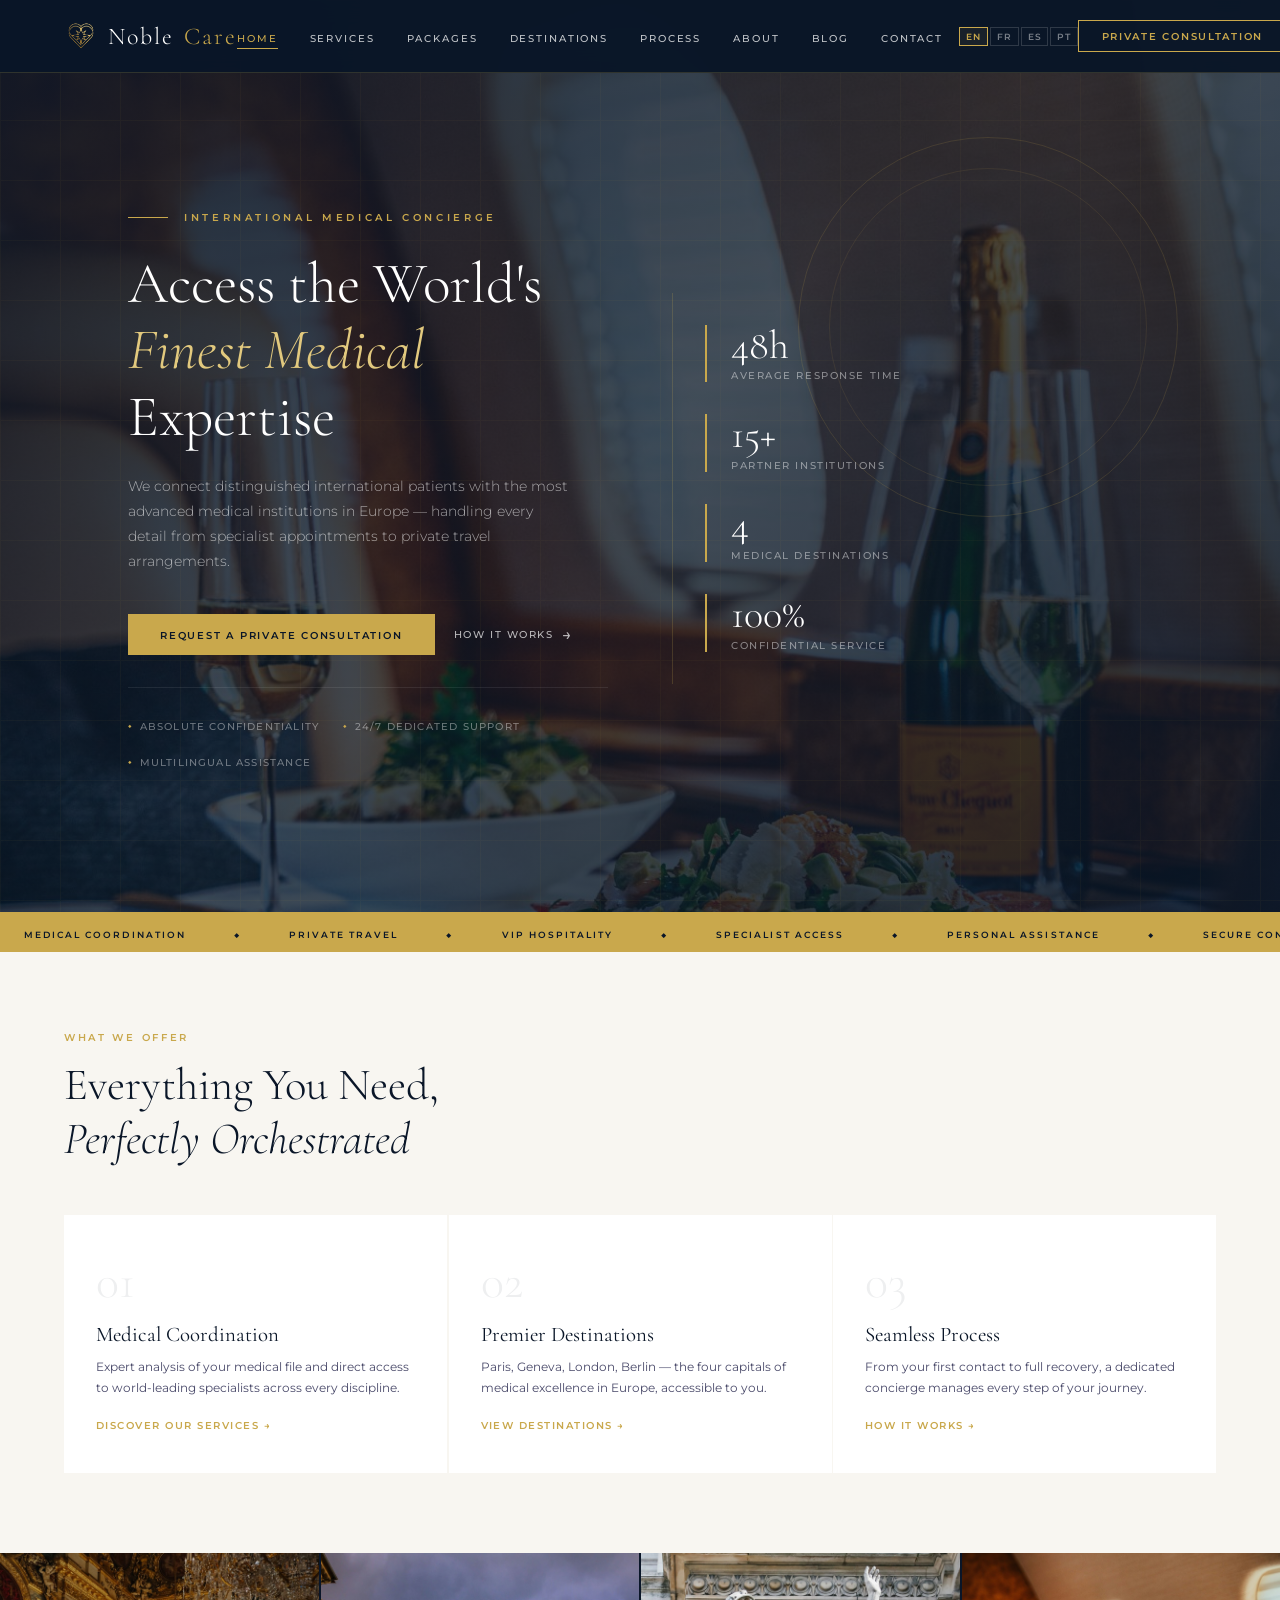
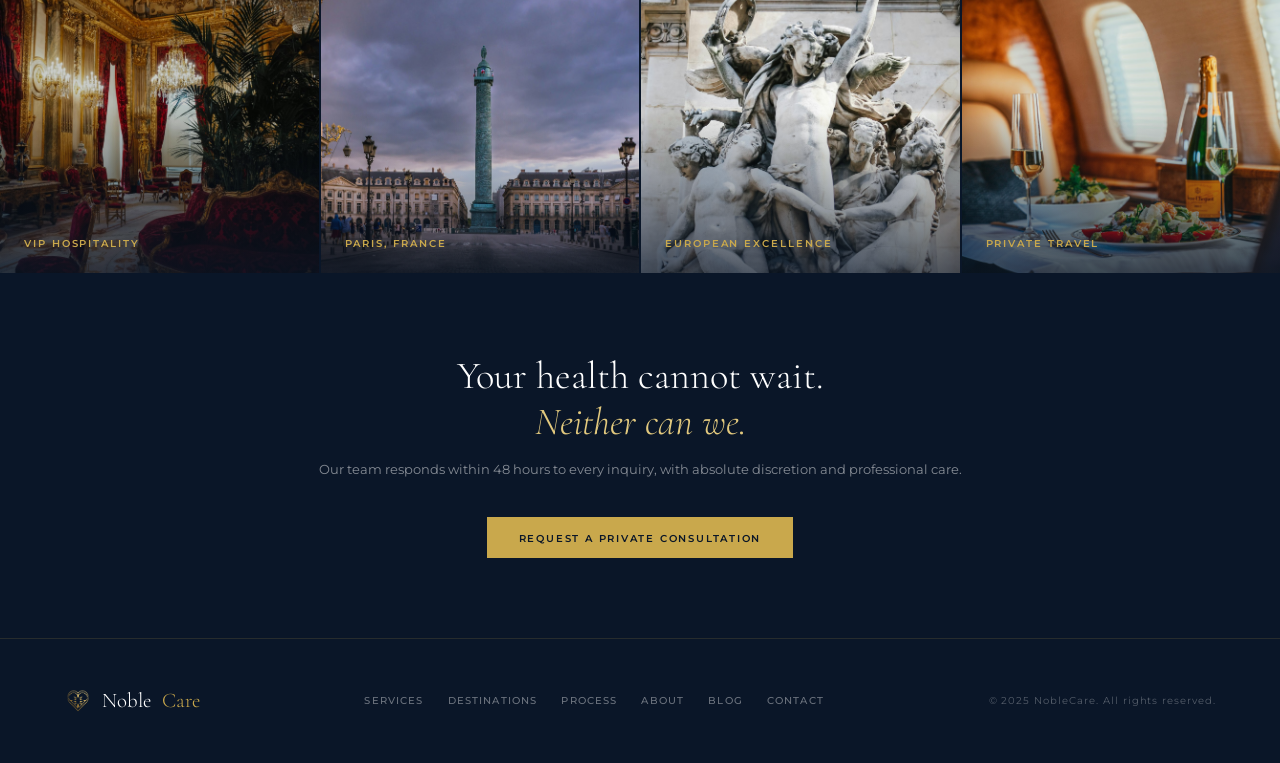
<file: index.html>
<!DOCTYPE html>
<html lang="en">
<head>
<meta charset="UTF-8">
<meta name="viewport" content="width=device-width, initial-scale=1.0">
<title>NobleCare — Elite International Medical Concierge</title>
<link rel="preconnect" href="https://fonts.googleapis.com">
<link rel="preconnect" href="https://fonts.gstatic.com" crossorigin>
<link href="https://fonts.googleapis.com/css2?family=Cormorant+Garamond:ital,wght@0,300;0,400;0,500;1,300;1,400&family=Montserrat:wght@300;400;500;600&display=swap" rel="stylesheet">
<link rel="stylesheet" href="style.css">
<style>
  /* ── HERO ── */
  .hero {
    min-height: 100vh; position: relative;
    display: flex; align-items: center;
    background: var(--navy); overflow: hidden;
  }
  .hero-bg {
    position: absolute; inset: 0;
    background-image: url('img-jet.jpg');
    background-size: cover; background-position: center;
  }
  .hero-bg::after {
    content: ''; position: absolute; inset: 0;
    background: linear-gradient(135deg, rgba(10,22,40,0.93) 0%, rgba(10,22,40,0.72) 50%, rgba(10,22,40,0.88) 100%);
  }
  .hero-grid {
    position: absolute; inset: 0; opacity: 0.04;
    background-image: linear-gradient(rgba(201,168,76,1) 1px, transparent 1px),
                      linear-gradient(90deg, rgba(201,168,76,1) 1px, transparent 1px);
    background-size: 60px 60px;
  }
  .hero-accent {
    position: absolute; top: 15%; right: 8%;
    width: 380px; height: 380px;
    border: 1px solid rgba(201,168,76,0.15); border-radius: 50%;
  }
  .hero-accent::before {
    content: ''; position: absolute; inset: 30px;
    border: 1px solid rgba(201,168,76,0.1); border-radius: 50%;
  }
  .hero-content {
    position: relative; z-index: 2;
    max-width: 1200px; margin: 0 auto; padding: 8rem 4rem 4rem;
    display: grid; grid-template-columns: 1fr 1fr; gap: 4rem; align-items: center;
  }
  .hero-text .eyebrow {
    font-size: 0.65rem; font-weight: 600; letter-spacing: 0.35em; text-transform: uppercase;
    color: var(--gold); margin-bottom: 1.5rem; display: flex; align-items: center; gap: 1rem;
  }
  .hero-text .eyebrow::before { content: ''; width: 40px; height: 1px; background: var(--gold); }
  .hero-text h1 {
    font-family: var(--serif); font-size: clamp(2.8rem, 4.5vw, 4.2rem); font-weight: 300;
    line-height: 1.15; color: var(--white); margin-bottom: 1.5rem;
  }
  .hero-text h1 em { font-style: italic; color: var(--gold-light); }
  .hero-text p { font-size: 0.85rem; font-weight: 300; line-height: 1.85; color: rgba(255,255,255,0.6); max-width: 440px; margin-bottom: 2.5rem; }
  .hero-actions { display: flex; gap: 1.2rem; align-items: center; flex-wrap: wrap; }
  .btn-ghost {
    font-size: 0.65rem; font-weight: 500; letter-spacing: 0.15em; text-transform: uppercase;
    color: rgba(255,255,255,0.7); text-decoration: none; transition: color 0.3s;
    display: flex; align-items: center; gap: 0.5rem;
  }
  .btn-ghost::after { content: '→'; font-size: 1rem; }
  .btn-ghost:hover { color: var(--gold); }
  .hero-badges { display: flex; gap: 1.5rem; margin-top: 2rem; padding-top: 2rem; border-top: 1px solid rgba(255,255,255,0.08); flex-wrap: wrap; }
  .badge { font-size: 0.62rem; font-weight: 500; letter-spacing: 0.12em; text-transform: uppercase; color: rgba(255,255,255,0.4); display: flex; align-items: center; gap: 0.4rem; }
  .badge::before { content: '◆'; font-size: 0.4rem; color: var(--gold); }
  .hero-stats { display: flex; flex-direction: column; gap: 2rem; padding: 2rem; border-left: 1px solid rgba(201,168,76,0.2); }
  .stat { padding-left: 1.5rem; border-left: 2px solid var(--gold); }
  .stat-num { font-family: var(--serif); font-size: 2.5rem; font-weight: 300; color: var(--white); line-height: 1; }
  .stat-label { font-size: 0.65rem; font-weight: 500; letter-spacing: 0.15em; text-transform: uppercase; color: rgba(255,255,255,0.45); margin-top: 0.3rem; }

  /* ── OVERVIEW CARDS ── */
  .overview { background: var(--off-white); }
  .overview-grid { display: grid; grid-template-columns: repeat(3, 1fr); gap: 1.5px; margin-top: 3rem; }
  .ov-card {
    background: var(--white); padding: 2.5rem 2rem;
    border-top: 3px solid transparent; transition: border-color 0.3s, transform 0.3s;
    text-decoration: none; display: block; color: inherit;
  }
  .ov-card:hover { border-top-color: var(--gold); transform: translateY(-4px); }
  .ov-num { font-family: var(--serif); font-size: 3rem; font-weight: 300; color: rgba(10,22,40,0.07); line-height: 1; margin-bottom: 1rem; }
  .ov-title { font-family: var(--serif); font-size: 1.3rem; color: var(--navy); margin-bottom: 0.6rem; }
  .ov-text { font-size: 0.75rem; color: var(--text-mid); line-height: 1.75; margin-bottom: 1rem; }
  .ov-link { font-size: 0.62rem; font-weight: 600; letter-spacing: 0.15em; text-transform: uppercase; color: var(--gold); }

  /* ── CTA BANNER ── */
  .cta-banner { background: var(--navy); padding: 5rem 4rem; text-align: center; }
  .cta-banner h2 { font-family: var(--serif); font-size: clamp(2rem, 3vw, 2.8rem); font-weight: 300; color: var(--white); margin-bottom: 1rem; }
  .cta-banner h2 em { font-style: italic; color: var(--gold-light); }
  .cta-banner p { font-size: 0.82rem; color: rgba(255,255,255,0.5); margin-bottom: 2.5rem; }


  @media (max-width: 1024px) {
    .hero-content { grid-template-columns: 1fr; padding: 7rem 2rem 3rem; gap: 2rem; }
    .hero-stats { flex-direction: row; flex-wrap: wrap; border-left: none; border-top: 1px solid rgba(201,168,76,0.2); padding: 2rem 0 0; margin-top: 1rem; gap: 1rem; }
    .stat { flex: 1; min-width: 120px; }
    .overview-grid { grid-template-columns: 1fr; }
  }
  @media (max-width: 640px) {
    .hero-text h1 { font-size: clamp(2.2rem, 8vw, 3rem); }
    .hero-text p { font-size: 0.8rem; }
    .hero-stats { gap: 0.75rem; }
    .stat-num { font-size: 2rem; }
    .hero-badges { gap: 0.75rem; }
    .badge { font-size: 0.58rem; }
    .hero-actions { flex-direction: column; align-items: stretch; }
    .btn-ghost { justify-content: center; }
    /* Image gallery mobile */
    .img-gallery { grid-template-columns: 1fr 1fr !important; }
    .img-gallery > div { height: 180px !important; }
    .cta-banner { padding: 3rem 1.2rem; }
  }

</style>
</head>
<body>

<nav>
  <a href="index.html" class="nav-logo"><img src="logo.png" alt="NobleCare">Noble<span>Care</span></a>
  <ul class="nav-links">
    <li><a href="index.html" class="active"><span data-i18n="nav_home">Home</span></a></li>
    <li><a href="services.html"><span data-i18n="nav_services">Services</span></a></li>
    <li><a href="pricing.html"><span data-i18n="nav_pricing">Packages</span></a></li>
    <li><a href="destinations.html"><span data-i18n="nav_destinations">Destinations</span></a></li>
    <li><a href="process.html"><span data-i18n="nav_process">Process</span></a></li>
    <li><a href="about.html"><span data-i18n="nav_about">About</span></a></li>
    <li><a href="blog.html"><span data-i18n="nav_blog">Blog</span></a></li>
    <li><a href="contact.html"><span data-i18n="nav_contact">Contact</span></a></li>
  </ul>
  <div class="lang-selector">
    <button class="lang-btn" data-lang="en" onclick="applyLang('en')">EN</button>
    <button class="lang-btn" data-lang="fr" onclick="applyLang('fr')">FR</button>
    <button class="lang-btn" data-lang="es" onclick="applyLang('es')">ES</button>
    <button class="lang-btn" data-lang="pt" onclick="applyLang('pt')">PT</button>
  </div>
  <a href="contact.html" class="nav-cta"><span data-i18n="nav_cta">Private Consultation</span></a>
  <button class="menu-toggle" id="menuToggle" aria-label="Menu"><span></span><span></span><span></span></button>
</nav>

<!-- MOBILE NAV -->
<div class="mobile-nav" id="mobileNav">
  <a href="index.html" class="active"><span data-i18n="nav_home">Home</span></a>
  <a href="services.html" ><span data-i18n="nav_services">Services</span></a>
  <a href="pricing.html"><span data-i18n="nav_pricing">Packages</span></a>
  <a href="destinations.html" ><span data-i18n="nav_destinations">Destinations</span></a>
  <a href="process.html" ><span data-i18n="nav_process">Process</span></a>
  <a href="about.html" ><span data-i18n="nav_about">About</span></a>
  <a href="blog.html" ><span data-i18n="nav_blog">Blog</span></a>
  <a href="contact.html" ><span data-i18n="nav_contact">Contact</span></a>
  <a href="contact.html" class="mobile-cta"><span data-i18n="nav_cta">Private Consultation</span></a>
</div>

<!-- HERO -->
<section class="hero">
  <div class="hero-bg"></div>
  <div class="hero-grid"></div>
  <div class="hero-accent"></div>
  <div class="hero-content">
    <div class="hero-text">
      <p class="eyebrow" data-i18n="hero_eyebrow">International Medical Concierge</p>
      <h1><span data-i18n="hero_h1_1">Access the World's</span><br><em data-i18n="hero_h1_2">Finest Medical</em><br><span data-i18n="hero_h1_3">Expertise</span></h1>
      <p data-i18n="hero_p">We connect distinguished international patients with the most advanced medical institutions in Europe — handling every detail from specialist appointments to private travel arrangements.</p>
      <div class="hero-actions">
        <a href="contact.html" class="btn-primary"><span data-i18n="hero_btn">Request a Private Consultation</span></a>
        <a href="process.html" class="btn-ghost"><span data-i18n="hero_btn2">How it works</span></a>
      </div>
      <div class="hero-badges">
        <span class="badge" data-i18n="badge1">Absolute Confidentiality</span>
        <span class="badge" data-i18n="badge2">24/7 Dedicated Support</span>
        <span class="badge" data-i18n="badge3">Multilingual Assistance</span>
      </div>
    </div>
    <div class="hero-stats">
      <div class="stat"><div class="stat-num">48h</div><div class="stat-label" data-i18n="stat1_label">Average response time</div></div>
      <div class="stat"><div class="stat-num">15+</div><div class="stat-label" data-i18n="stat2_label">Partner institutions</div></div>
      <div class="stat"><div class="stat-num">4</div><div class="stat-label" data-i18n="stat3_label">Medical destinations</div></div>
      <div class="stat"><div class="stat-num">100%</div><div class="stat-label" data-i18n="stat4_label">Confidential service</div></div>
    </div>
  </div>
</section>

<!-- MARQUEE -->
<div class="marquee-bar">
  <div class="marquee-track">
    <span>Medical Coordination</span><span>◆</span><span>Private Travel</span><span>◆</span><span>VIP Hospitality</span><span>◆</span><span>Specialist Access</span><span>◆</span><span>Personal Assistance</span><span>◆</span><span>Secure Confidentiality</span><span>◆</span><span>24h Concierge</span><span>◆</span>
    <span>Medical Coordination</span><span>◆</span><span>Private Travel</span><span>◆</span><span>VIP Hospitality</span><span>◆</span><span>Specialist Access</span><span>◆</span><span>Personal Assistance</span><span>◆</span><span>Secure Confidentiality</span><span>◆</span><span>24h Concierge</span><span>◆</span>
  </div>
</div>

<!-- OVERVIEW -->
<section class="overview">
  <div class="container">
    <p class="section-tag" data-i18n="overview_tag">What We Offer</p>
    <h2 class="section-title"><span data-i18n="overview_h2_1">Everything You Need,</span><br><em data-i18n="overview_h2_2">Perfectly Orchestrated</em></h2>
    <div class="overview-grid">
      <a href="services.html" class="ov-card fade-up">
        <div class="ov-num">01</div>
        <div class="ov-title" data-i18n="ov1_title">Medical Coordination</div>
        <p class="ov-text" data-i18n="ov1_text">Expert analysis of your medical file and direct access to world-leading specialists across every discipline.</p>
        <span class="ov-link" data-i18n="ov1_link">Discover our services →</span>
      </a>
      <a href="destinations.html" class="ov-card fade-up">
        <div class="ov-num">02</div>
        <div class="ov-title" data-i18n="ov2_title">Premier Destinations</div>
        <p class="ov-text" data-i18n="ov2_text">Paris, Geneva, London, Berlin — the four capitals of medical excellence in Europe, accessible to you.</p>
        <span class="ov-link" data-i18n="ov2_link">View destinations →</span>
      </a>
      <a href="process.html" class="ov-card fade-up">
        <div class="ov-num">03</div>
        <div class="ov-title" data-i18n="ov3_title">Seamless Process</div>
        <p class="ov-text" data-i18n="ov3_text">From your first contact to full recovery, a dedicated concierge manages every step of your journey.</p>
        <span class="ov-link" data-i18n="ov3_link">How it works →</span>
      </a>
    </div>
  </div>
</section>


<!-- IMAGE GALLERY -->
<section style="padding: 0; background: var(--navy);">
  <div style="display: grid; grid-template-columns: 1fr 1fr 1fr 1fr; gap: 2px;" class="img-gallery">
    <div style="height: 320px; overflow: hidden; position: relative;">
      <img src="img-luxury.jpg" alt="Luxury interior" style="width:100%; height:100%; object-fit:cover; transition: transform 0.6s;" onmouseover="this.style.transform='scale(1.05)'" onmouseout="this.style.transform='scale(1)'">
      <div style="position:absolute;inset:0;background:linear-gradient(to top,rgba(10,22,40,0.7) 0%,transparent 50%);display:flex;align-items:flex-end;padding:1.5rem;">
        <span style="font-size:0.6rem;font-weight:600;letter-spacing:0.2em;text-transform:uppercase;color:var(--gold);" data-i18n="gal1">VIP Hospitality</span>
      </div>
    </div>
    <div style="height: 320px; overflow: hidden; position: relative;">
      <img src="img-paris.jpg" alt="Paris Place Vendôme" style="width:100%; height:100%; object-fit:cover; transition: transform 0.6s;" onmouseover="this.style.transform='scale(1.05)'" onmouseout="this.style.transform='scale(1)'">
      <div style="position:absolute;inset:0;background:linear-gradient(to top,rgba(10,22,40,0.7) 0%,transparent 50%);display:flex;align-items:flex-end;padding:1.5rem;">
        <span style="font-size:0.6rem;font-weight:600;letter-spacing:0.2em;text-transform:uppercase;color:var(--gold);" data-i18n="gal2">Paris, France</span>
      </div>
    </div>
    <div style="height: 320px; overflow: hidden; position: relative;">
      <img src="img-sculpture.jpg" alt="European excellence" style="width:100%; height:100%; object-fit:cover; object-position: top; transition: transform 0.6s;" onmouseover="this.style.transform='scale(1.05)'" onmouseout="this.style.transform='scale(1)'">
      <div style="position:absolute;inset:0;background:linear-gradient(to top,rgba(10,22,40,0.7) 0%,transparent 50%);display:flex;align-items:flex-end;padding:1.5rem;">
        <span style="font-size:0.6rem;font-weight:600;letter-spacing:0.2em;text-transform:uppercase;color:var(--gold);" data-i18n="gal3">European Excellence</span>
      </div>
    </div>
    <div style="height: 320px; overflow: hidden; position: relative;">
      <img src="img-jet.jpg" alt="Private travel" style="width:100%; height:100%; object-fit:cover; transition: transform 0.6s;" onmouseover="this.style.transform='scale(1.05)'" onmouseout="this.style.transform='scale(1)'">
      <div style="position:absolute;inset:0;background:linear-gradient(to top,rgba(10,22,40,0.7) 0%,transparent 50%);display:flex;align-items:flex-end;padding:1.5rem;">
        <span style="font-size:0.6rem;font-weight:600;letter-spacing:0.2em;text-transform:uppercase;color:var(--gold);" data-i18n="gal4">Private Travel</span>
      </div>
    </div>
  </div>
</section>

<!-- CTA -->
<div class="cta-banner">
  <div class="container" style="max-width:700px;">
    <h2><span data-i18n="cta_h2_1">Your health cannot wait.</span><br><em data-i18n="cta_h2_2">Neither can we.</em></h2>
    <p data-i18n="cta_p">Our team responds within 48 hours to every inquiry, with absolute discretion and professional care.</p>
    <a href="contact.html" class="btn-primary" data-i18n="cta_btn">Request a Private Consultation</a>
  </div>
</div>

<footer>
  <div class="footer-inner">
    <a href="index.html" class="footer-logo"><img src="logo.png" alt="NobleCare">Noble<span>Care</span></a>
    <div class="footer-links">
      <a href="services.html"><span data-i18n="nav_services">Services</span></a>
      <a href="destinations.html"><span data-i18n="nav_destinations">Destinations</span></a>
      <a href="process.html"><span data-i18n="nav_process">Process</span></a>
      <a href="about.html"><span data-i18n="nav_about">About</span></a>
      <a href="blog.html"><span data-i18n="nav_blog">Blog</span></a>
      <a href="contact.html"><span data-i18n="nav_contact">Contact</span></a>
    </div>
    <div class="footer-text" data-i18n="footer_copy">© 2025 NobleCare. All rights reserved.</div>
  </div>
</footer>








<script>
(function(){
  var T={"en":{"nav_home":"Home","nav_services":"Services","nav_destinations":"Destinations","nav_process":"Process","nav_about":"About","nav_blog":"Blog","nav_contact":"Contact","nav_cta":"Private Consultation","hero_eyebrow":"International Medical Concierge","hero_h1_1":"Access the World's","hero_h1_2":"Finest Medical","hero_h1_3":"Expertise","hero_p":"We connect distinguished international patients with the most advanced medical institutions in Europe — handling every detail from specialist appointments to private travel arrangements.","hero_btn":"Request a Private Consultation","hero_btn2":"How it works","badge1":"Absolute Confidentiality","badge2":"24/7 Dedicated Support","badge3":"Multilingual Assistance","stat1_label":"Average response time","stat2_label":"Partner institutions","stat3_label":"Medical destinations","stat4_label":"Confidential service","overview_tag":"What We Offer","overview_h2_1":"Everything You Need,","overview_h2_2":"Perfectly Orchestrated","ov1_title":"Medical Coordination","ov1_text":"Expert analysis of your medical file and direct access to world-leading specialists across every discipline.","ov1_link":"Discover our services →","ov2_title":"Premier Destinations","ov2_text":"Paris, Geneva, London, Berlin — the four capitals of medical excellence in Europe, accessible to you.","ov2_link":"View destinations →","ov3_title":"Seamless Process","ov3_text":"From your first contact to full recovery, a dedicated concierge manages every step of your journey.","ov3_link":"How it works →","cta_h2_1":"Your health cannot wait.","cta_h2_2":"Neither can we.","cta_p":"Our team responds within 48 hours to every inquiry, with absolute discretion and professional care.","cta_btn":"Request a Private Consultation","gal1":"VIP Hospitality","gal2":"Paris, France","gal3":"European Excellence","gal4":"Private Travel","footer_copy":"© 2025 NobleCare. All rights reserved.","svc_eyebrow":"Our Services","svc_h1_1":"A Complete Suite of","svc_h1_2":"Premium Medical Services","svc_tag":"What We Offer","svc_h2_1":"Every Aspect of Your Journey,","svc_h2_2":"Perfectly Managed","svc_sub":"From your first contact to full recovery, our team orchestrates each detail with precision and discretion.","svc1_title":"Medical Coordination","svc2_title":"Travel & Logistics","svc3_title":"Personal Assistance","svc4_title":"VIP Services","price_tag":"Concierge Fee","price_h2_1":"Transparent,","price_h2_2":"All-Inclusive Pricing","price_label":"Base Concierge Fee","price_period":"per case — excluding medical & travel costs","price_desc":"Our concierge fee covers the full coordination service: medical file analysis, specialist identification, appointment scheduling, and logistical management.","price_btn":"Request a Detailed Quote","dest_eyebrow":"Medical Destinations","dest_h1_1":"Europe's Premier","dest_h1_2":"Medical Cities","dest_tag":"4 Destinations","dest_h2_1":"The World's Most Advanced","dest_h2_2":"Medical Centres","dest_sub":"We partner exclusively with the highest-ranked institutions in Europe, selected for clinical excellence, research innovation, and experience with international patients.","dest_cta_tag":"Not Sure Which Destination?","dest_cta_h2_1":"We Will Recommend","dest_cta_h2_2":"The Right Choice","dest_cta_p":"Share your medical situation and we will identify the hospital and city best suited to your condition.","dest_cta_btn":"Get a Recommendation","proc_eyebrow":"How It Works","proc_h1_1":"Your Journey in","proc_h1_2":"Five Steps","proc_tag":"The NobleCare Process","proc_h2_1":"From First Contact","proc_h2_2":"to Full Recovery","proc_sub":"We manage every aspect of your medical journey so that you and your family can focus on what matters most — your health.","step1_tag":"Initial Contact","step1_title":"You Reach Out","step1_desc":"The process begins the moment you contact us. You will be assigned a dedicated case manager within 24 hours.","step2_tag":"Medical Review","step2_title":"We Analyse Your Case","step2_desc":"Your medical file is reviewed by our network of partner specialists. We identify the most appropriate institution.","step3_tag":"Personalised Proposal","step3_title":"Your Complete Plan","step3_desc":"We present a comprehensive plan covering the recommended hospital, specialist, treatment pathway, travel schedule, and complete cost estimate.","step4_tag":"Full Organisation","step4_title":"We Handle Everything","step4_desc":"We manage the entire operation: medical visa, flights, private transfers, hotel or hospital suite booking.","step5_tag":"On-Site Accompaniment","step5_title":"We Are With You","step5_desc":"From the moment you land, your personal concierge is at your side for every appointment and consultation.","proc_ready_tag":"Ready to Begin?","proc_ready_h2_1":"Start Your Journey","proc_ready_h2_2":"Today","proc_ready_p":"Submit your medical file securely and receive your personalised treatment plan within 48 hours.","proc_ready_btn1":"Request a Consultation","proc_ready_btn2":"View Our Services","about_eyebrow":"About NobleCare","about_h1_1":"Trusted by the World's","about_h1_2":"Most Discerning Families","about_mission_tag":"Our Mission","about_mission_h2_1":"When Health Cannot Wait,","about_mission_h2_2":"Every Detail Matters","about_values_tag":"Our Values","about_values_h2_1":"The Principles That","about_values_h2_2":"Guide Everything We Do","val1_title":"Excellence Without Compromise","val2_title":"Absolute Confidentiality","val3_title":"Genuine Human Care","testi_tag":"Client Testimonials","testi_h2_1":"Words from Those","testi_h2_2":"We Have Served","contact_eyebrow":"Contact Us","contact_h1_1":"Request a","contact_h1_2":"Private Consultation","contact_tag":"Get in Touch","contact_h2_1":"We Are Here","contact_h2_2":"For You","contact_p1":"All inquiries are handled with absolute discretion. Our team will respond within 48 hours to discuss your situation and how we can best assist you and your family.","contact_p2":"Whether you have an urgent medical need or are simply exploring options, there is no obligation. Your first consultation is entirely confidential and free of charge.","contact_email_label":"Secure Email","contact_wa_label":"WhatsApp","contact_phone_label":"Private Line","form_title":"Private Consultation Request","form_sub":"All information is treated in strict confidence.","form_lock":"🔒 Your data is never shared with third parties.","form_fname":"First Name *","form_lname":"Last Name *","form_email":"Email Address *","form_phone":"Phone / WhatsApp","form_country":"Country of Residence *","form_country_default":"Select your country","form_specialty":"Medical Specialty Required *","form_specialty_default":"Select a specialty","form_dest":"Preferred Destination","form_dest_default":"No preference — recommend the best","form_message":"Brief Description","form_submit":"Submit Consultation Request →","blog_eyebrow":"Medical Insights","blog_h1_1":"Expert Guides for","blog_h1_2":"International Patients","newsletter_h2_1":"Stay","newsletter_h2_2":"Informed","newsletter_p":"Receive our expert guides on medical travel, European healthcare, and patient rights.","newsletter_btn":"Subscribe","about_p1":"NobleCare was founded on a simple but powerful conviction: that access to the world's finest medical care should never be limited by geography, administration, or complexity.","about_p2":"We act as a trusted intermediary — part medical coordinator, part travel expert, part personal advisor — guiding our clients through every step of an international medical journey with precision, warmth, and absolute discretion.","about_p3":"Our network spans the finest hospitals in Paris, Geneva, London, and Berlin, with direct relationships with specialists across oncology, cardiology, neurology, rare diseases, and complex surgery.","about_p4":"From the first contact to the journey home, NobleCare is with you.","about_pull":"\"We bridge the distance between your family and the best specialists on the planet.\"","banner_quote":"\"The finest medical care in the world, delivered with the warmth and discretion your family deserves.\"","aside1_label":"Average first response","aside1_text":"Every inquiry receives a personalised response from a dedicated case manager within 48 hours.","aside2_label":"Partner institutions","aside2_text":"We maintain direct working relationships with leading hospitals and private clinics across Europe.","aside3_label":"Languages spoken","aside3_text":"Full service in English, French, and Arabic — with certified medical interpreters available on-site.","aside4_label":"Confidential by design","aside4_text":"Every case is handled under strict professional confidentiality. Your identity and medical information are never shared without consent.","val1_text":"We partner exclusively with institutions ranked among the world's finest. Our standards are uncompromising because our clients deserve nothing less.","val2_text":"Every case is handled under strict non-disclosure. We never share a client's identity or medical information without explicit consent.","val3_text":"Behind every case is a family facing uncertainty. We approach every client with the warmth, empathy, and personal attention that a medical journey demands.","testi1_text":"Exceptional support throughout my treatment in Paris. The team managed everything, allowing me to focus entirely on my recovery. A truly extraordinary service.","testi2_text":"Discreet, professional, and extremely efficient. We were in Geneva within 72 hours of our first contact. The level of care and attention was unlike anything we had experienced.","testi3_text":"NobleCare transformed what could have been a deeply stressful experience into one that felt managed, dignified, and reassuring at every stage.","testi1_author":"Anonymous Patient","testi2_author":"Family Office Client","testi3_author":"Senior Executive","svc1_desc":"Expert analysis of your medical file and direct access to world-leading specialists across every discipline. We identify the right institution and the right expert for your exact condition.","svc2_desc":"Seamless international travel arrangements including medical visa procurement, private aviation coordination, and premium accommodation.","svc3_desc":"A dedicated personal assistant accompanies you throughout your entire medical journey, ensuring clear communication and seamless coordination at every step.","svc4_desc":"The highest standard of private care and security for clients who require complete discretion and an uncompromising level of personal comfort.","step1_desc_long":"The process begins the moment you contact us. You will be assigned a dedicated case manager within 24 hours. We collect your medical records, analyses, and imaging in a fully encrypted environment.","step2_desc_long":"Your medical file is reviewed by our network of partner specialists. We assess all treatment options, identify the most appropriate institution, and estimate realistic timelines.","step3_desc_long":"We present you with a comprehensive, fully itemised plan covering the recommended hospital, specialist, treatment pathway, travel schedule, and complete cost estimate.","step4_desc_long":"Upon your approval, we manage the entire logistical operation: medical visa, international flights, private transfers, hotel or hospital suite booking.","step5_desc_long":"From the moment you land, your personal concierge is at your side. We escort you through every appointment, translate every consultation, and manage every administrative detail.","dest_paris_tag":"France — Western Europe","dest_geneva_tag":"Switzerland — Central Europe","dest_london_tag":"United Kingdom — Northern Europe","dest_berlin_tag":"Germany — Central Europe","dest_paris_desc":"Paris hosts some of the world's most renowned cancer centres and neurological institutes, while leading private clinics offer VIP-grade care with rapid access to the country's finest specialists.","dest_geneva_desc":"Geneva is synonymous with world-class private medicine, offering complete discretion and a tradition of excellence in medical hospitality.","dest_london_desc":"London's medical ecosystem combines world-class NHS teaching hospitals with an extensive network of elite private hospitals, excelling in complex cardiac surgery and transplant medicine.","dest_berlin_desc":"Germany leads the world in orthopaedic surgery and advanced diagnostics. Berlin's university medical centres offer some of Europe's fastest turnaround times for complex diagnostics.","nav_pricing":"Packages","pkg_eyebrow":"Our Packages","pkg_h1_1":"Choose the Level of Care","pkg_h1_2":"That Suits You","pkg_m1":"Essential Medical","pkg_m2":"Executive Care","pkg_m3":"Sovereign Care","pkg_tag":"3 Packages","pkg_h2_1":"Exceptional Care,","pkg_h2_2":"Three Levels of Excellence","pkg_sub":"Every NobleCare package includes access to Europe's finest medical institutions. The difference lies in the level of personalisation, comfort, and exclusivity we provide around your care.","pkg1_badge":"Essential","pkg1_eyebrow":"Foundation Package","pkg1_name":"Essential Medical","pkg_per_case":"per case, all-inclusive","pkg1_desc":"A streamlined yet effective medical coordination service for clients who want the best European care without the full luxury accompaniment. Efficient, professional, and discreet.","pkg_includes":"What's included","pkg1_f1":"Complete medical file analysis & specialist identification","pkg1_f2":"Priority appointment scheduling at top European hospitals","pkg1_f3":"Medical visa procurement & administrative support","pkg1_f4":"Airport–hospital private vehicle transfers","pkg1_f5":"Business or first class flights coordination","pkg1_f6":"4-star hotel accommodation","pkg1_f7":"Minimum administrative assistance throughout the stay","pkg_select":"Request This Package","pkg2_badge":"Executive","pkg2_eyebrow":"Premium Package","pkg2_name":"Executive Care","pkg_popular":"Most Popular","pkg2_desc":"A fully comprehensive premium service. Everything in Essential, elevated with 24/7 personal accompaniment, 5-star accommodation, private driver, and full post-operative coordination.","pkg_everything":"Everything in Essential, plus","pkg2_f1":"24/7 dedicated personal assistant throughout the stay","pkg2_f2":"5-star hotel or premium hospital suite","pkg2_f3":"Private chauffeur available for the entire stay","pkg2_f4":"Personal interpreter for all medical consultations","pkg2_f5":"Dietary meal adaptation upon request","pkg2_f6":"Full post-operative care coordination","pkg2_f7":"Cultural visits & leisure activities on request","pkg3_badge":"Sovereign","pkg3_eyebrow":"Ultra-Luxury Package","pkg3_name":"Sovereign Care","pkg3_price":"From €150,000","pkg3_price_sub":"fully bespoke — tailored to your needs","pkg3_desc":"The ultimate ultra-luxury, zero-compromise experience. Every detail is curated to the highest standard. No waiting, no friction — only the finest care and the most exclusive service in the world.","pkg_sovereign_inc":"Everything in Executive, plus","pkg3_f1":"Private jet or limousine transport","pkg3_f2":"Palace or international prestige hotel stay","pkg3_f3":"Personal bodyguard security detail if required","pkg3_f4":"Priority access to the world's most renowned specialists","pkg3_f5":"Private chef, spa care & exclusive activities","pkg3_f6":"Full family logistics management","pkg3_f7":"Personalised remote follow-up after return home","pkg3_cta":"Request a Bespoke Quote","tag_exclusive":"Exclusive","tag_unique":"Unique","g1":"Absolute confidentiality","g2":"Response within 48 hours","g3":"Multilingual support","g4":"Zero waiting policy","note_title1":"Not sure which package","note_title2":"is right for you?","note_text":"Every situation is unique. Our team will review your medical file and personal requirements to recommend the package that best meets your needs — at no obligation.","note_btn":"Request a Free Consultation"},"fr":{"nav_home":"Accueil","nav_services":"Services","nav_destinations":"Destinations","nav_process":"Processus","nav_about":"À propos","nav_blog":"Blog","nav_contact":"Contact","nav_cta":"Consultation Privée","hero_eyebrow":"Conciergerie Médicale Internationale","hero_h1_1":"Accédez aux Meilleurs","hero_h1_2":"Experts Médicaux","hero_h1_3":"du Monde","hero_p":"Nous mettons en relation des patients internationaux de haut standing avec les institutions médicales les plus avancées d'Europe — en gérant chaque détail, des rendez-vous spécialisés aux arrangements de voyage privé.","hero_btn":"Demander une Consultation Privée","hero_btn2":"Comment ça marche","badge1":"Confidentialité Absolue","badge2":"Support Dédié 24h/24","badge3":"Assistance Multilingue","stat1_label":"Temps de réponse moyen","stat2_label":"Institutions partenaires","stat3_label":"Destinations médicales","stat4_label":"Service confidentiel","overview_tag":"Nos Offres","overview_h2_1":"Tout ce dont vous avez besoin,","overview_h2_2":"Parfaitement Orchestré","ov1_title":"Coordination Médicale","ov1_text":"Analyse experte de votre dossier et accès direct aux meilleurs spécialistes mondiaux.","ov1_link":"Découvrir nos services →","ov2_title":"Destinations Phares","ov2_text":"Paris, Genève, Londres, Berlin — les quatre capitales de l'excellence médicale en Europe.","ov2_link":"Voir les destinations →","ov3_title":"Processus Fluide","ov3_text":"Du premier contact jusqu'à la guérison complète, un concierge dédié gère chaque étape.","ov3_link":"Comment ça marche →","cta_h2_1":"Votre santé n'attend pas.","cta_h2_2":"Nous non plus.","cta_p":"Notre équipe répond sous 48 heures à chaque demande, avec une discrétion absolue et un soin professionnel.","cta_btn":"Demander une Consultation Privée","gal1":"Hospitalité VIP","gal2":"Paris, France","gal3":"Excellence Européenne","gal4":"Voyage Privé","footer_copy":"© 2025 NobleCare. Tous droits réservés.","svc_eyebrow":"Nos Services","svc_h1_1":"Une Suite Complète de","svc_h1_2":"Services Médicaux Premium","svc_tag":"Ce Que Nous Offrons","svc_h2_1":"Chaque Aspect de Votre Parcours,","svc_h2_2":"Parfaitement Géré","svc_sub":"Du premier contact jusqu'à la guérison, notre équipe orchestre chaque détail avec précision et discrétion.","svc1_title":"Coordination Médicale","svc2_title":"Voyage & Logistique","svc3_title":"Assistance Personnelle","svc4_title":"Services VIP","price_tag":"Frais de Conciergerie","price_h2_1":"Tarification Transparente,","price_h2_2":"Tout Compris","price_label":"Frais de Base","price_period":"par dossier — hors frais médicaux et de voyage","price_desc":"Nos frais couvrent l'intégralité du service : analyse du dossier, identification du spécialiste, prise de rendez-vous et gestion logistique.","price_btn":"Demander un Devis Détaillé","dest_eyebrow":"Destinations Médicales","dest_h1_1":"Les Premières Villes","dest_h1_2":"Médicales d'Europe","dest_tag":"4 Destinations","dest_h2_1":"Les Centres Médicaux","dest_h2_2":"les Plus Avancés du Monde","dest_sub":"Nous collaborons exclusivement avec les institutions les mieux classées d'Europe, sélectionnées pour leur excellence clinique et leur expérience avec les patients internationaux.","dest_cta_tag":"Pas sûr de la destination ?","dest_cta_h2_1":"Nous Recommanderons","dest_cta_h2_2":"Le Bon Choix","dest_cta_p":"Partagez votre situation médicale et nous identifierons l'hôpital et la ville les mieux adaptés.","dest_cta_btn":"Obtenir une Recommandation","proc_eyebrow":"Comment Ça Marche","proc_h1_1":"Votre Parcours en","proc_h1_2":"Cinq Étapes","proc_tag":"Le Processus NobleCare","proc_h2_1":"Du Premier Contact","proc_h2_2":"à la Guérison Complète","proc_sub":"Nous gérons chaque aspect de votre parcours médical afin que vous et votre famille puissiez vous concentrer sur votre santé.","step1_tag":"Contact Initial","step1_title":"Vous Nous Contactez","step1_desc":"Le processus commence dès que vous nous contactez. Un gestionnaire dédié vous sera attribué sous 24 heures.","step2_tag":"Analyse Médicale","step2_title":"Nous Analysons Votre Dossier","step2_desc":"Votre dossier médical est examiné par notre réseau de spécialistes partenaires. Nous identifions l'institution la plus appropriée.","step3_tag":"Proposition Personnalisée","step3_title":"Votre Plan Complet","step3_desc":"Nous vous présentons un plan complet couvrant l'hôpital recommandé, le spécialiste, le parcours de traitement et l'estimation des coûts.","step4_tag":"Organisation Complète","step4_title":"Nous Gérons Tout","step4_desc":"Nous gérons l'intégralité de l'opération : visa médical, vols, transferts privés et réservation de l'hébergement.","step5_tag":"Accompagnement Sur Place","step5_title":"Nous Sommes à Vos Côtés","step5_desc":"Dès votre arrivée, votre concierge personnel vous accompagne à chaque rendez-vous et traduit chaque consultation.","proc_ready_tag":"Prêt à Commencer ?","proc_ready_h2_1":"Démarrez Votre Parcours","proc_ready_h2_2":"Aujourd'hui","proc_ready_p":"Soumettez votre dossier médical et recevez votre plan de traitement personnalisé sous 48 heures.","proc_ready_btn1":"Demander une Consultation","proc_ready_btn2":"Voir Nos Services","about_eyebrow":"À Propos de NobleCare","about_h1_1":"Choisi par les Familles","about_h1_2":"les Plus Exigeantes du Monde","about_mission_tag":"Notre Mission","about_mission_h2_1":"Quand la Santé N'attend Pas,","about_mission_h2_2":"Chaque Détail Compte","about_values_tag":"Nos Valeurs","about_values_h2_1":"Les Principes qui","about_values_h2_2":"Guident Tout ce que Nous Faisons","val1_title":"Excellence Sans Compromis","val2_title":"Confidentialité Absolue","val3_title":"Soin Humain Authentique","testi_tag":"Témoignages Clients","testi_h2_1":"Les Mots de Ceux","testi_h2_2":"que Nous Avons Servis","contact_eyebrow":"Contactez-Nous","contact_h1_1":"Demander une","contact_h1_2":"Consultation Privée","contact_tag":"Prenez Contact","contact_h2_1":"Nous Sommes","contact_h2_2":"Là Pour Vous","contact_p1":"Toutes les demandes sont traitées avec une discrétion absolue. Notre équipe répondra sous 48 heures.","contact_p2":"Il n'y a aucune obligation. Votre première consultation est entièrement confidentielle et gratuite.","contact_email_label":"Email Sécurisé","contact_wa_label":"WhatsApp","contact_phone_label":"Ligne Privée","form_title":"Demande de Consultation Privée","form_sub":"Toutes les informations sont traitées en toute confidentialité.","form_lock":"🔒 Vos données ne sont jamais partagées avec des tiers.","form_fname":"Prénom *","form_lname":"Nom *","form_email":"Adresse Email *","form_phone":"Téléphone / WhatsApp","form_country":"Pays de Résidence *","form_country_default":"Sélectionnez votre pays","form_specialty":"Spécialité Médicale Requise *","form_specialty_default":"Sélectionnez une spécialité","form_dest":"Destination Préférée","form_dest_default":"Pas de préférence — recommandez le mieux","form_message":"Brève Description","form_submit":"Envoyer la Demande →","blog_eyebrow":"Guides Médicaux","blog_h1_1":"Guides d'Experts pour","blog_h1_2":"Patients Internationaux","newsletter_h2_1":"Restez","newsletter_h2_2":"Informé","newsletter_p":"Recevez nos guides sur le voyage médical et la santé européenne.","newsletter_btn":"S'abonner","about_p1":"NobleCare a été fondé sur une conviction simple mais puissante : l'accès aux meilleurs soins médicaux ne devrait jamais être limité par la géographie ou la complexité administrative.","about_p2":"Nous agissons comme un intermédiaire de confiance — coordinateur médical, expert en voyage et conseiller personnel — guidant nos clients à chaque étape avec précision et discrétion absolue.","about_p3":"Notre réseau couvre les meilleurs hôpitaux de Paris, Genève, Londres et Berlin, avec des relations directes avec des spécialistes en oncologie, cardiologie et neurologie.","about_p4":"Du premier contact jusqu'au retour à la maison, NobleCare est à vos côtés.","about_pull":"\"Nous comblons la distance entre votre famille et les meilleurs spécialistes de la planète.\"","banner_quote":"\"Les meilleurs soins médicaux au monde, délivrés avec la chaleur et la discrétion que votre famille mérite.\"","aside1_label":"Première réponse","aside1_text":"Chaque demande reçoit une réponse personnalisée d'un gestionnaire dédié sous 48 heures.","aside2_label":"Institutions partenaires","aside2_text":"Nous maintenons des relations directes avec les meilleurs hôpitaux et cliniques privées d'Europe.","aside3_label":"Langues parlées","aside3_text":"Service complet en anglais, français et arabe — avec des interprètes médicaux certifiés disponibles sur place.","aside4_label":"Confidentialité totale","aside4_text":"Chaque dossier est traité sous stricte confidentialité. Votre identité n'est jamais partagée sans consentement.","val1_text":"Nous collaborons exclusivement avec les institutions les mieux classées au monde. Nos standards sont sans compromis car nos clients ne méritent rien de moins.","val2_text":"Chaque dossier est traité sous strict accord de non-divulgation. Nous ne partageons jamais l'identité d'un client sans son consentement explicite.","val3_text":"Derrière chaque dossier se trouve une famille face à l'incertitude. Nous approchons chaque client avec la chaleur et l'empathie qu'un parcours médical exige.","testi1_text":"Un soutien exceptionnel tout au long de mon traitement à Paris. L'équipe a tout géré, me permettant de me concentrer sur ma guérison. Un service vraiment extraordinaire.","testi2_text":"Discret, professionnel et extrêmement efficace. Nous étions à Genève dans les 72 heures. Le niveau de soin était incomparable.","testi3_text":"NobleCare a transformé ce qui aurait pu être une expérience stressante en quelque chose de géré, digne et rassurant à chaque étape.","testi1_author":"Patient Anonyme","testi2_author":"Client Family Office","testi3_author":"Cadre Supérieur","svc1_desc":"Analyse experte de votre dossier médical et accès direct aux meilleurs spécialistes mondiaux. Nous identifions l'institution et l'expert adaptés à votre condition exacte.","svc2_desc":"Organisation complète du voyage international incluant l'obtention du visa médical, la coordination de l'aviation privée et l'hébergement haut de gamme.","svc3_desc":"Un assistant personnel dédié vous accompagne tout au long de votre parcours médical, assurant une communication claire à chaque étape.","svc4_desc":"Le plus haut standard de soins privés et de sécurité pour les clients qui exigent une discrétion totale et un niveau de confort incomparable.","step1_desc_long":"Le processus commence dès que vous nous contactez. Un gestionnaire dédié vous sera attribué sous 24 heures.","step2_desc_long":"Votre dossier est examiné par notre réseau de spécialistes. Nous évaluons toutes les options et identifions l'institution la plus appropriée.","step3_desc_long":"Nous vous présentons un plan complet couvrant l'hôpital, le spécialiste, le parcours de traitement et l'estimation des coûts.","step4_desc_long":"Nous gérons l'intégralité de l'opération : visa médical, vols, transferts privés et réservation de l'hébergement.","step5_desc_long":"Dès votre arrivée, votre concierge personnel vous accompagne à chaque rendez-vous et traduit chaque consultation.","dest_paris_tag":"France — Europe de l'Ouest","dest_geneva_tag":"Suisse — Europe Centrale","dest_london_tag":"Royaume-Uni — Europe du Nord","dest_berlin_tag":"Allemagne — Europe Centrale","dest_paris_desc":"Paris abrite certains des centres anticancéreux les plus réputés au monde. Les cliniques privées offrent des soins VIP avec un accès rapide aux meilleurs spécialistes.","dest_geneva_desc":"Genève est synonyme de médecine privée de classe mondiale, offrant une discrétion totale et une tradition d'excellence dans l'hospitalité médicale.","dest_london_desc":"Londres combine des hôpitaux universitaires de renommée mondiale avec un vaste réseau d'hôpitaux privés d'élite, excellant en chirurgie cardiaque complexe.","dest_berlin_desc":"L'Allemagne est leader mondial en chirurgie orthopédique. Les centres médicaux de Berlin offrent certains des délais de diagnostic les plus rapides d'Europe.","nav_pricing":"Packages","pkg_eyebrow":"Nos Packages","pkg_h1_1":"Choisissez le Niveau de Soin","pkg_h1_2":"Qui Vous Convient","pkg_m1":"Essential Medical","pkg_m2":"Executive Care","pkg_m3":"Sovereign Care","pkg_tag":"3 Packages","pkg_h2_1":"Des Soins Exceptionnels,","pkg_h2_2":"Trois Niveaux d'Excellence","pkg_sub":"Chaque package NobleCare inclut l'accès aux meilleures institutions médicales d'Europe. La différence réside dans le niveau de personnalisation, de confort et d'exclusivité.","pkg1_badge":"Essentiel","pkg1_eyebrow":"Package de Base","pkg1_name":"Essential Medical","pkg_per_case":"par dossier, tout compris","pkg1_desc":"Un service de coordination médicale simplifié mais efficace pour les clients souhaitant les meilleurs soins européens sans l'accompagnement luxe complet.","pkg_includes":"Ce qui est inclus","pkg1_f1":"Analyse complète du dossier médical et identification du spécialiste","pkg1_f2":"Prise de rendez-vous prioritaire dans les meilleurs hôpitaux européens","pkg1_f3":"Obtention du visa médical et soutien administratif","pkg1_f4":"Transferts privés aéroport–hôpital","pkg1_f5":"Coordination des vols en classe affaires ou première","pkg1_f6":"Hébergement en hôtel 4 étoiles","pkg1_f7":"Assistance administrative minimale tout au long du séjour","pkg_select":"Demander ce Package","pkg2_badge":"Exécutif","pkg2_eyebrow":"Package Premium","pkg2_name":"Executive Care","pkg_popular":"Le Plus Populaire","pkg2_desc":"Un service premium tout inclus. Tout ce qui est dans l'Essentiel, enrichi d'un accompagnement personnel 24h/24, d'un hébergement 5 étoiles et d'une coordination post-opératoire complète.","pkg_everything":"Tout ce qui est dans l'Essentiel, plus","pkg2_f1":"Assistant personnel dédié 24h/24 tout au long du séjour","pkg2_f2":"Hôtel 5 étoiles ou suite hospitalière premium","pkg2_f3":"Chauffeur privé disponible pendant tout le séjour","pkg2_f4":"Traducteur personnel pour toutes les consultations médicales","pkg2_f5":"Adaptation des repas selon les préférences alimentaires","pkg2_f6":"Coordination complète des soins post-opératoires","pkg2_f7":"Visites culturelles et activités de détente sur demande","pkg3_badge":"Souverain","pkg3_eyebrow":"Package Ultra-Luxe","pkg3_name":"Sovereign Care","pkg3_price":"À partir de 150 000 €","pkg3_price_sub":"entièrement sur-mesure — adapté à vos besoins","pkg3_desc":"L'expérience ultra-luxe par excellence, sans aucun compromis. Chaque détail est orchestré au plus haut standard. Zéro attente, zéro friction.","pkg_sovereign_inc":"Tout ce qui est dans l'Exécutif, plus","pkg3_f1":"Transport en jet privé ou limousine","pkg3_f2":"Séjour dans un palace ou hôtel de prestige international","pkg3_f3":"Sécurité personnelle avec bodyguards si nécessaire","pkg3_f4":"Accès prioritaire aux spécialistes les plus renommés au monde","pkg3_f5":"Chef privé, soins spa et activités exclusives","pkg3_f6":"Gestion complète de la logistique familiale","pkg3_f7":"Suivi personnalisé à distance après le retour","pkg3_cta":"Demander un Devis Sur-Mesure","tag_exclusive":"Exclusif","tag_unique":"Unique","g1":"Confidentialité absolue","g2":"Réponse sous 48 heures","g3":"Support multilingue","g4":"Politique zéro attente","note_title1":"Pas sûr du package","note_title2":"qui vous convient ?","note_text":"Chaque situation est unique. Notre équipe examinera votre dossier et vos besoins pour vous recommander le package le plus adapté — sans aucune obligation.","note_btn":"Demander une Consultation Gratuite"},"es":{"nav_home":"Inicio","nav_services":"Servicios","nav_destinations":"Destinos","nav_process":"Proceso","nav_about":"Nosotros","nav_blog":"Blog","nav_contact":"Contacto","nav_cta":"Consulta Privada","hero_eyebrow":"Conserjería Médica Internacional","hero_h1_1":"Acceda a la Mejor","hero_h1_2":"Experiencia Médica","hero_h1_3":"del Mundo","hero_p":"Conectamos a pacientes internacionales distinguidos con las instituciones médicas más avanzadas de Europa, gestionando cada detalle desde citas con especialistas hasta arreglos de viaje privado.","hero_btn":"Solicitar una Consulta Privada","hero_btn2":"Cómo funciona","badge1":"Confidencialidad Absoluta","badge2":"Soporte Dedicado 24/7","badge3":"Asistencia Multilingüe","stat1_label":"Tiempo de respuesta promedio","stat2_label":"Instituciones asociadas","stat3_label":"Destinos médicos","stat4_label":"Servicio confidencial","overview_tag":"Lo Que Ofrecemos","overview_h2_1":"Todo lo que necesita,","overview_h2_2":"Perfectamente Coordinado","ov1_title":"Coordinación Médica","ov1_text":"Análisis experto de su expediente y acceso directo a los mejores especialistas mundiales.","ov1_link":"Descubrir nuestros servicios →","ov2_title":"Destinos Principales","ov2_text":"París, Ginebra, Londres, Berlín — las cuatro capitales de la excelencia médica en Europa.","ov2_link":"Ver destinos →","ov3_title":"Proceso Sin Fricciones","ov3_text":"Desde el primer contacto hasta la recuperación completa, un conserje dedicado gestiona cada paso.","ov3_link":"Cómo funciona →","cta_h2_1":"Su salud no puede esperar.","cta_h2_2":"Nosotros tampoco.","cta_p":"Nuestro equipo responde en 48 horas a cada consulta, con discreción absoluta y cuidado profesional.","cta_btn":"Solicitar una Consulta Privada","gal1":"Hospitalidad VIP","gal2":"París, Francia","gal3":"Excelencia Europea","gal4":"Viaje Privado","footer_copy":"© 2025 NobleCare. Todos los derechos reservados.","svc_eyebrow":"Nuestros Servicios","svc_h1_1":"Una Suite Completa de","svc_h1_2":"Servicios Médicos Premium","svc_tag":"Lo Que Ofrecemos","svc_h2_1":"Cada Aspecto de Su Viaje,","svc_h2_2":"Perfectamente Gestionado","svc_sub":"Desde el primer contacto hasta la recuperación completa, nuestro equipo orquesta cada detalle.","svc1_title":"Coordinación Médica","svc2_title":"Viajes y Logística","svc3_title":"Asistencia Personal","svc4_title":"Servicios VIP","price_tag":"Tarifa de Conserjería","price_h2_1":"Precios Transparentes,","price_h2_2":"Todo Incluido","price_label":"Tarifa Base","price_period":"por caso — excluidos costos médicos y de viaje","price_desc":"Nuestra tarifa cubre el servicio completo: análisis, identificación del especialista, programación y gestión logística.","price_btn":"Solicitar una Cotización Detallada","dest_eyebrow":"Destinos Médicos","dest_h1_1":"Las Principales Ciudades","dest_h1_2":"Médicas de Europa","dest_tag":"4 Destinos","dest_h2_1":"Los Centros Médicos","dest_h2_2":"Más Avanzados del Mundo","dest_sub":"Colaboramos exclusivamente con las instituciones mejor clasificadas de Europa.","dest_cta_tag":"¿No está seguro del destino?","dest_cta_h2_1":"Le Recomendaremos","dest_cta_h2_2":"La Mejor Opción","dest_cta_p":"Comparta su situación médica y le identificaremos el hospital y la ciudad más adecuados.","dest_cta_btn":"Obtener una Recomendación","proc_eyebrow":"Cómo Funciona","proc_h1_1":"Su Viaje en","proc_h1_2":"Cinco Pasos","proc_tag":"El Proceso NobleCare","proc_h2_1":"Desde el Primer Contacto","proc_h2_2":"hasta la Recuperación Completa","proc_sub":"Gestionamos cada aspecto de su viaje médico para que usted y su familia puedan concentrarse en su salud.","step1_tag":"Contacto Inicial","step1_title":"Usted Nos Contacta","step1_desc":"El proceso comienza cuando nos contacta. Se le asignará un gestor de caso dedicado en 24 horas.","step2_tag":"Revisión Médica","step2_title":"Analizamos Su Caso","step2_desc":"Su expediente es revisado por nuestra red de especialistas. Identificamos la institución más apropiada.","step3_tag":"Propuesta Personalizada","step3_title":"Su Plan Completo","step3_desc":"Le presentamos un plan detallado con el hospital, el especialista, la ruta de tratamiento y los costos.","step4_tag":"Organización Total","step4_title":"Nos Encargamos de Todo","step4_desc":"Gestionamos visa médica, vuelos internacionales, traslados privados y reserva de alojamiento.","step5_tag":"Acompañamiento In Situ","step5_title":"Estamos Con Usted","step5_desc":"Desde el momento en que aterriza, su conserje personal está a su lado en cada cita y consulta.","proc_ready_tag":"¿Listo para Comenzar?","proc_ready_h2_1":"Inicie Su Viaje","proc_ready_h2_2":"Hoy","proc_ready_p":"Envíe su expediente médico y reciba su plan de tratamiento personalizado en 48 horas.","proc_ready_btn1":"Solicitar una Consulta","proc_ready_btn2":"Ver Nuestros Servicios","about_eyebrow":"Sobre NobleCare","about_h1_1":"La Confianza de las Famílias","about_h1_2":"Más Exigentes del Mundo","about_mission_tag":"Nuestra Misión","about_mission_h2_1":"Cuando la Salud No Puede Esperar,","about_mission_h2_2":"Cada Detalle Importa","about_values_tag":"Nuestros Valores","about_values_h2_1":"Los Principios que","about_values_h2_2":"Guían Todo lo que Hacemos","val1_title":"Excelencia Sin Compromisos","val2_title":"Confidencialidad Absoluta","val3_title":"Cuidado Humano Genuino","testi_tag":"Testimonios de Clientes","testi_h2_1":"Las Palabras de Aquellos","testi_h2_2":"a Quienes Hemos Servido","contact_eyebrow":"Contáctenos","contact_h1_1":"Solicitar una","contact_h1_2":"Consulta Privada","contact_tag":"Póngase en Contacto","contact_h2_1":"Estamos Aquí","contact_h2_2":"Para Usted","contact_p1":"Todas las consultas se manejan con absoluta discreción. Nuestro equipo responderá en 48 horas.","contact_p2":"No hay obligación. Su primera consulta es completamente confidencial y gratuita.","contact_email_label":"Correo Seguro","contact_wa_label":"WhatsApp","contact_phone_label":"Línea Privada","form_title":"Solicitud de Consulta Privada","form_sub":"Toda la información se trata con estricta confidencialidad.","form_lock":"🔒 Sus datos nunca se comparten con terceros.","form_fname":"Nombre *","form_lname":"Apellido *","form_email":"Dirección de Correo *","form_phone":"Teléfono / WhatsApp","form_country":"País de Residencia *","form_country_default":"Seleccione su país","form_specialty":"Especialidad Médica Requerida *","form_specialty_default":"Seleccione una especialidad","form_dest":"Destino Preferido","form_dest_default":"Sin preferencia — recomiende el mejor","form_message":"Breve Descripción","form_submit":"Enviar Solicitud →","blog_eyebrow":"Guías Médicas","blog_h1_1":"Guías de Expertos para","blog_h1_2":"Pacientes Internacionales","newsletter_h2_1":"Manténgase","newsletter_h2_2":"Informado","newsletter_p":"Reciba nuestras guías sobre viajes médicos y atención sanitaria europea.","newsletter_btn":"Suscribirse","about_p1":"NobleCare fue fundado con una convicción simple pero poderosa: el acceso a los mejores cuidados médicos nunca debe limitarse por la geografía o la complejidad administrativa.","about_p2":"Actuamos como un intermediario de confianza — coordinador médico, experto en viajes y asesor personal — guiando a nuestros clientes con precisión y absoluta discreción.","about_p3":"Nuestra red abarca los mejores hospitales de París, Ginebra, Londres y Berlín, con relaciones directas con especialistas en oncología, cardiología y neurología.","about_p4":"Desde el primer contacto hasta el regreso a casa, NobleCare está con usted.","about_pull":"\"Salvamos la distancia entre su familia y los mejores especialistas del planeta.\"","banner_quote":"\"La mejor atención médica del mundo, entregada con la calidez y la discreción que su familia merece.\"","aside1_label":"Primera respuesta","aside1_text":"Cada consulta recibe una respuesta personalizada de un gestor dedicado en 48 horas.","aside2_label":"Instituciones asociadas","aside2_text":"Mantenemos relaciones directas con los principales hospitales y clínicas privadas de Europa.","aside3_label":"Idiomas hablados","aside3_text":"Servicio completo en inglés, francés y árabe — con intérpretes médicos certificados disponibles in situ.","aside4_label":"Confidencialidad total","aside4_text":"Cada caso se maneja bajo estricta confidencialidad. Su identidad nunca se comparte sin consentimiento.","val1_text":"Colaboramos exclusivamente con instituciones clasificadas entre las mejores del mundo. Nuestros estándares son inquebrantables.","val2_text":"Cada caso se maneja bajo estricto acuerdo de no divulgación. Nunca compartimos la identidad sin consentimiento explícito.","val3_text":"Detrás de cada caso hay una familia ante la incertidumbre. Abordamos cada cliente con calidez y empatía.","testi1_text":"Apoyo excepcional durante mi tratamiento en París. El equipo gestionó todo, permitiéndome concentrarme en mi recuperación.","testi2_text":"Discreto, profesional y extremadamente eficiente. Estábamos en Ginebra a las 72 horas. El nivel de atención fue incomparable.","testi3_text":"NobleCare transformó lo que podría haber sido estresante en algo gestionado, digno y tranquilizador.","testi1_author":"Paciente Anónimo","testi2_author":"Cliente Family Office","testi3_author":"Ejecutivo Senior","svc1_desc":"Análisis experto de su expediente y acceso directo a los mejores especialistas mundiales. Identificamos la institución y el experto adecuados para su condición.","svc2_desc":"Arreglos de viaje internacional completos, incluyendo visa médica, coordinación de aviación privada y alojamiento premium.","svc3_desc":"Un asistente personal dedicado le acompaña durante todo su viaje médico, garantizando comunicación clara en cada etapa.","svc4_desc":"El más alto estándar de atención privada y seguridad para clientes que requieren total discreción.","step1_desc_long":"El proceso comienza cuando nos contacta. Se le asignará un gestor dedicado en 24 horas.","step2_desc_long":"Su expediente es revisado por nuestra red de especialistas. Identificamos la institución más apropiada.","step3_desc_long":"Le presentamos un plan completo con el hospital, el especialista, la ruta de tratamiento y los costos.","step4_desc_long":"Gestionamos visa médica, vuelos, traslados privados y reserva de alojamiento.","step5_desc_long":"Desde el momento en que aterriza, su conserje está a su lado en cada cita.","dest_paris_tag":"Francia — Europa Occidental","dest_geneva_tag":"Suiza — Europa Central","dest_london_tag":"Reino Unido — Europa del Norte","dest_berlin_tag":"Alemania — Europa Central","dest_paris_desc":"París alberga algunos de los centros oncológicos más renombrados del mundo, con clínicas privadas que ofrecen atención VIP.","dest_geneva_desc":"Ginebra es sinónimo de medicina privada de clase mundial, ofreciendo discreción total y excelencia en hospitalidad médica.","dest_london_desc":"Londres combina hospitales universitarios de renombre con hospitales privados de élite, destacando en cirugía cardíaca compleja.","dest_berlin_desc":"Alemania lidera en cirugía ortopédica y diagnósticos avanzados, con tiempos de respuesta entre los más rápidos de Europa.","nav_pricing":"Paquetes","pkg_eyebrow":"Nuestros Paquetes","pkg_h1_1":"Elija el Nivel de Atención","pkg_h1_2":"Que le Conviene","pkg_m1":"Essential Medical","pkg_m2":"Executive Care","pkg_m3":"Sovereign Care","pkg_tag":"3 Paquetes","pkg_h2_1":"Atención Excepcional,","pkg_h2_2":"Tres Niveles de Excelencia","pkg_sub":"Cada paquete NobleCare incluye acceso a las mejores instituciones médicas de Europa. La diferencia radica en el nivel de personalización, confort y exclusividad.","pkg1_badge":"Esencial","pkg1_eyebrow":"Paquete Base","pkg1_name":"Essential Medical","pkg_per_case":"por caso, todo incluido","pkg1_desc":"Un servicio de coordinación médica eficiente para clientes que desean la mejor atención europea sin el acompañamiento de lujo completo.","pkg_includes":"Qué está incluido","pkg1_f1":"Análisis completo del expediente médico e identificación del especialista","pkg1_f2":"Programación prioritaria de citas en los mejores hospitales europeos","pkg1_f3":"Obtención de visa médica y apoyo administrativo","pkg1_f4":"Traslados privados aeropuerto–hospital","pkg1_f5":"Coordinación de vuelos en clase ejecutiva o primera","pkg1_f6":"Alojamiento en hotel de 4 estrellas","pkg1_f7":"Asistencia administrativa mínima durante la estancia","pkg_select":"Solicitar Este Paquete","pkg2_badge":"Ejecutivo","pkg2_eyebrow":"Paquete Premium","pkg2_name":"Executive Care","pkg_popular":"El Más Popular","pkg2_desc":"Un servicio premium todo incluido. Todo lo del Esencial, mejorado con acompañamiento 24/7, alojamiento en 5 estrellas, chófer privado y coordinación postoperatoria completa.","pkg_everything":"Todo lo del Esencial, más","pkg2_f1":"Asistente personal dedicado 24/7 durante toda la estancia","pkg2_f2":"Hotel 5 estrellas o suite hospitalaria premium","pkg2_f3":"Chófer privado disponible durante toda la estancia","pkg2_f4":"Intérprete personal para todas las consultas médicas","pkg2_f5":"Adaptación de comidas según preferencias alimentarias","pkg2_f6":"Coordinación completa de la atención postoperatoria","pkg2_f7":"Visitas culturales y actividades de ocio bajo petición","pkg3_badge":"Soberano","pkg3_eyebrow":"Paquete Ultra-Lujo","pkg3_name":"Sovereign Care","pkg3_price":"Desde €150.000","pkg3_price_sub":"totalmente a medida — adaptado a sus necesidades","pkg3_desc":"La experiencia ultra-lujo definitiva, sin compromisos. Cada detalle está diseñado al más alto nivel. Sin esperas, sin fricciones.","pkg_sovereign_inc":"Todo lo del Ejecutivo, más","pkg3_f1":"Transporte en jet privado o limusina","pkg3_f2":"Estancia en palacio u hotel de prestigio internacional","pkg3_f3":"Seguridad personal con guardaespaldas si es necesario","pkg3_f4":"Acceso prioritario a los especialistas más renombrados del mundo","pkg3_f5":"Chef privado, spa y actividades exclusivas","pkg3_f6":"Gestión completa de la logística familiar","pkg3_f7":"Seguimiento personalizado a distancia tras el regreso","pkg3_cta":"Solicitar un Presupuesto a Medida","tag_exclusive":"Exclusivo","tag_unique":"Único","g1":"Confidencialidad absoluta","g2":"Respuesta en 48 horas","g3":"Soporte multilingüe","g4":"Política cero esperas","note_title1":"¿No sabe qué paquete","note_title2":"es el adecuado para usted?","note_text":"Cada situación es única. Nuestro equipo revisará su expediente y necesidades para recomendarle el paquete más adecuado — sin ninguna obligación.","note_btn":"Solicitar una Consulta Gratuita"},"pt":{"nav_home":"Início","nav_services":"Serviços","nav_destinations":"Destinos","nav_process":"Processo","nav_about":"Sobre","nav_blog":"Blog","nav_contact":"Contato","nav_cta":"Consulta Privada","hero_eyebrow":"Concierge Médico Internacional","hero_h1_1":"Acesse os Melhores","hero_h1_2":"Especialistas Médicos","hero_h1_3":"do Mundo","hero_p":"Conectamos pacientes internacionais distintos às instituições médicas mais avançadas da Europa — gerenciando cada detalhe, desde consultas com especialistas até arranjos de viagem privada.","hero_btn":"Solicitar uma Consulta Privada","hero_btn2":"Como funciona","badge1":"Confidencialidade Absoluta","badge2":"Suporte Dedicado 24/7","badge3":"Assistência Multilíngue","stat1_label":"Tempo médio de resposta","stat2_label":"Instituições parceiras","stat3_label":"Destinos médicos","stat4_label":"Serviço confidencial","overview_tag":"O Que Oferecemos","overview_h2_1":"Tudo o que você precisa,","overview_h2_2":"Perfeitamente Orquestrado","ov1_title":"Coordenação Médica","ov1_text":"Análise especializada do seu prontuário e acesso direto aos melhores especialistas mundiais.","ov1_link":"Descubra nossos serviços →","ov2_title":"Destinos Principais","ov2_text":"Paris, Genebra, Londres, Berlim — as quatro capitais da excelência médica na Europa.","ov2_link":"Ver destinos →","ov3_title":"Processo Fluído","ov3_text":"Do primeiro contato até a recuperação completa, um concierge dedicado gerencia cada etapa.","ov3_link":"Como funciona →","cta_h2_1":"Sua saúde não pode esperar.","cta_h2_2":"Nós também não.","cta_p":"Nossa equipe responde em 48 horas a cada consulta, com discrição absoluta e cuidado profissional.","cta_btn":"Solicitar uma Consulta Privada","gal1":"Hospitalidade VIP","gal2":"Paris, França","gal3":"Excelência Europeia","gal4":"Viagem Privada","footer_copy":"© 2025 NobleCare. Todos os direitos reservados.","svc_eyebrow":"Nossos Serviços","svc_h1_1":"Uma Suite Completa de","svc_h1_2":"Serviços Médicos Premium","svc_tag":"O Que Oferecemos","svc_h2_1":"Cada Aspecto da Sua Jornada,","svc_h2_2":"Perfeitamente Gerenciado","svc_sub":"Do primeiro contato até a recuperação, nossa equipe orquestra cada detalhe com precisão e discrição.","svc1_title":"Coordenação Médica","svc2_title":"Viagem e Logística","svc3_title":"Assistência Pessoal","svc4_title":"Serviços VIP","price_tag":"Taxa de Concierge","price_h2_1":"Preços Transparentes,","price_h2_2":"Tudo Incluído","price_label":"Taxa Base","price_period":"por caso — excluindo custos médicos e de viagem","price_desc":"Nossa taxa cobre o serviço completo: análise do prontuário, identificação do especialista, agendamento e gestão logística.","price_btn":"Solicitar um Orçamento Detalhado","dest_eyebrow":"Destinos Médicos","dest_h1_1":"As Principais Cidades","dest_h1_2":"Médicas da Europa","dest_tag":"4 Destinos","dest_h2_1":"Os Centros Médicos","dest_h2_2":"Mais Avançados do Mundo","dest_sub":"Colaboramos exclusivamente com as instituições mais bem classificadas da Europa.","dest_cta_tag":"Não tem certeza do destino?","dest_cta_h2_1":"Vamos Recomendar","dest_cta_h2_2":"A Melhor Opção","dest_cta_p":"Compartilhe sua situação médica e identificaremos o hospital e a cidade mais adequados.","dest_cta_btn":"Obter uma Recomendação","proc_eyebrow":"Como Funciona","proc_h1_1":"Sua Jornada em","proc_h1_2":"Cinco Etapas","proc_tag":"O Processo NobleCare","proc_h2_1":"Do Primeiro Contato","proc_h2_2":"à Recuperação Completa","proc_sub":"Gerenciamos cada aspecto da sua jornada médica para que você e sua família possam se concentrar na sua saúde.","step1_tag":"Contato Inicial","step1_title":"Você Nos Contata","step1_desc":"O processo começa quando você nos contata. Um gerente de caso será atribuído em 24 horas.","step2_tag":"Revisão Médica","step2_title":"Analisamos Seu Caso","step2_desc":"Seu prontuário é revisado pela nossa rede de especialistas. Identificamos a instituição mais adequada.","step3_tag":"Proposta Personalizada","step3_title":"Seu Plano Completo","step3_desc":"Apresentamos um plano detalhado com o hospital, o especialista, a rota de tratamento e a estimativa de custos.","step4_tag":"Organização Total","step4_title":"Cuidamos de Tudo","step4_desc":"Gerenciamos visto médico, voos internacionais, traslados privados e reserva de acomodação.","step5_tag":"Acompanhamento In Loco","step5_title":"Estamos Com Você","step5_desc":"Desde o momento em que você aterra, seu concierge pessoal está ao seu lado em cada consulta.","proc_ready_tag":"Pronto para Começar?","proc_ready_h2_1":"Inicie Sua Jornada","proc_ready_h2_2":"Hoje","proc_ready_p":"Envie seu prontuário médico e receba seu plano de tratamento personalizado em 48 horas.","proc_ready_btn1":"Solicitar uma Consulta","proc_ready_btn2":"Ver Nossos Serviços","about_eyebrow":"Sobre a NobleCare","about_h1_1":"A Confiança das Famílias","about_h1_2":"Mais Exigentes do Mundo","about_mission_tag":"Nossa Missão","about_mission_h2_1":"Quando a Saúde Não Pode Esperar,","about_mission_h2_2":"Cada Detalhe Importa","about_values_tag":"Nossos Valores","about_values_h2_1":"Os Princípios que","about_values_h2_2":"Guiam Tudo o que Fazemos","val1_title":"Excelência Sem Compromissos","val2_title":"Confidencialidade Absoluta","val3_title":"Cuidado Humano Genuíno","testi_tag":"Depoimentos de Clientes","testi_h2_1":"As Palavras Daqueles","testi_h2_2":"que Servimos","contact_eyebrow":"Contate-Nos","contact_h1_1":"Solicitar uma","contact_h1_2":"Consulta Privada","contact_tag":"Entre em Contato","contact_h2_1":"Estamos Aqui","contact_h2_2":"Para Você","contact_p1":"Todas as consultas são tratadas com absoluta discrição. Nossa equipe responderá em 48 horas.","contact_p2":"Não há obrigação. Sua primeira consulta é completamente confidencial e gratuita.","contact_email_label":"E-mail Seguro","contact_wa_label":"WhatsApp","contact_phone_label":"Linha Privada","form_title":"Solicitação de Consulta Privada","form_sub":"Todas as informações são tratadas com estrita confidencialidade.","form_lock":"🔒 Seus dados nunca são compartilhados com terceiros.","form_fname":"Nome *","form_lname":"Sobrenome *","form_email":"Endereço de E-mail *","form_phone":"Telefone / WhatsApp","form_country":"País de Residência *","form_country_default":"Selecione seu país","form_specialty":"Especialidade Médica Necessária *","form_specialty_default":"Selecione uma especialidade","form_dest":"Destino Preferido","form_dest_default":"Sem preferência — recomendar o melhor","form_message":"Breve Descrição","form_submit":"Enviar Solicitação →","blog_eyebrow":"Guias Médicos","blog_h1_1":"Guias de Especialistas para","blog_h1_2":"Pacientes Internacionais","newsletter_h2_1":"Mantenha-se","newsletter_h2_2":"Informado","newsletter_p":"Receba nossos guias sobre viagens médicas e saúde europeia.","newsletter_btn":"Inscrever-se","about_p1":"A NobleCare foi fundada com uma convicção simples mas poderosa: o acesso aos melhores cuidados médicos nunca deve ser limitado pela geografia ou complexidade administrativa.","about_p2":"Atuamos como um intermediário de confiança — coordenador médico, especialista em viagens e consultor pessoal — guiando nossos clientes com precisão e discrição absoluta.","about_p3":"Nossa rede abrange os melhores hospitais de Paris, Genebra, Londres e Berlim, com relações diretas com especialistas em oncologia, cardiologia e neurologia.","about_p4":"Do primeiro contato até o retorno para casa, a NobleCare está com você.","about_pull":"\"Encurtamos a distância entre sua família e os melhores especialistas do planeta.\"","banner_quote":"\"Os melhores cuidados médicos do mundo, entregues com o calor e a discrição que sua família merece.\"","aside1_label":"Primeira resposta","aside1_text":"Cada consulta recebe uma resposta personalizada de um gerente dedicado em 48 horas.","aside2_label":"Instituições parceiras","aside2_text":"Mantemos relações diretas com os principais hospitais e clínicas privadas da Europa.","aside3_label":"Idiomas falados","aside3_text":"Serviço completo em inglês, francês e árabe — com intérpretes médicos certificados disponíveis no local.","aside4_label":"Confidencialidade total","aside4_text":"Cada caso é tratado sob estrita confidencialidade. Sua identidade nunca é compartilhada sem consentimento.","val1_text":"Colaboramos exclusivamente com instituições classificadas entre as melhores do mundo. Nossos padrões são inquebráveis.","val2_text":"Cada caso é tratado sob estrito acordo de não divulgação. Nunca compartilhamos a identidade sem consentimento explícito.","val3_text":"Por trás de cada caso há uma família diante da incerteza. Abordamos cada cliente com calor e empatia.","testi1_text":"Apoio excepcional durante o meu tratamento em Paris. A equipe gerenciou tudo, permitindo-me focar na minha recuperação.","testi2_text":"Discreto, profissional e extremamente eficiente. Estávamos em Genebra em 72 horas. O nível de atenção foi incomparável.","testi3_text":"A NobleCare transformou o que poderia ter sido estressante em algo gerenciado, digno e tranquilizador.","testi1_author":"Paciente Anônimo","testi2_author":"Cliente Family Office","testi3_author":"Executivo Sênior","svc1_desc":"Análise especializada do prontuário e acesso direto aos melhores especialistas mundiais. Identificamos a instituição e o especialista certos para sua condição.","svc2_desc":"Arranjos de viagem completos, incluindo visto médico, coordenação de aviação privada e acomodação premium.","svc3_desc":"Um assistente pessoal dedicado acompanha você durante toda a jornada médica, garantindo comunicação clara em cada etapa.","svc4_desc":"O mais alto padrão de cuidados privados e segurança para clientes que exigem total discrição.","step1_desc_long":"O processo começa quando você nos contata. Um gerente dedicado será atribuído em 24 horas.","step2_desc_long":"Seu prontuário é revisado pela nossa rede de especialistas. Identificamos a instituição mais adequada.","step3_desc_long":"Apresentamos um plano completo com o hospital, o especialista, a rota de tratamento e os custos.","step4_desc_long":"Gerenciamos visto médico, voos, traslados privados e reserva de acomodação.","step5_desc_long":"Desde o momento em que você aterra, seu concierge está ao seu lado em cada consulta.","dest_paris_tag":"França — Europa Ocidental","dest_geneva_tag":"Suíça — Europa Central","dest_london_tag":"Reino Unido — Europa do Norte","dest_berlin_tag":"Alemanha — Europa Central","dest_paris_desc":"Paris abriga alguns dos centros oncológicos mais renomados do mundo, com clínicas privadas que oferecem cuidados VIP.","dest_geneva_desc":"Genebra é sinônimo de medicina privada de classe mundial, oferecendo discrição total e excelência em hospitalidade médica.","dest_london_desc":"Londres combina hospitais universitários de renome com hospitais privados de elite, destacando-se em cirurgia cardíaca complexa.","dest_berlin_desc":"A Alemanha lidera em cirurgia ortopédica e diagnósticos avançados, com tempos de resposta entre os mais rápidos da Europa.","nav_pricing":"Pacotes","pkg_eyebrow":"Nossos Pacotes","pkg_h1_1":"Escolha o Nível de Cuidado","pkg_h1_2":"Que Melhor Se Adapta","pkg_m1":"Essential Medical","pkg_m2":"Executive Care","pkg_m3":"Sovereign Care","pkg_tag":"3 Pacotes","pkg_h2_1":"Cuidados Excepcionais,","pkg_h2_2":"Três Níveis de Excelência","pkg_sub":"Cada pacote NobleCare inclui acesso às melhores instituições médicas da Europa. A diferença está no nível de personalização, conforto e exclusividade.","pkg1_badge":"Essencial","pkg1_eyebrow":"Pacote Base","pkg1_name":"Essential Medical","pkg_per_case":"por caso, tudo incluído","pkg1_desc":"Um serviço de coordenação médica eficiente para clientes que desejam o melhor atendimento europeu sem o acompanhamento de luxo completo.","pkg_includes":"O que está incluído","pkg1_f1":"Análise completa do prontuário médico e identificação do especialista","pkg1_f2":"Agendamento prioritário nos melhores hospitais europeus","pkg1_f3":"Obtenção de visto médico e suporte administrativo","pkg1_f4":"Traslados privados aeroporto–hospital","pkg1_f5":"Coordenação de voos em classe executiva ou primeira","pkg1_f6":"Hospedagem em hotel 4 estrelas","pkg1_f7":"Assistência administrativa mínima durante a estadia","pkg_select":"Solicitar Este Pacote","pkg2_badge":"Executivo","pkg2_eyebrow":"Pacote Premium","pkg2_name":"Executive Care","pkg_popular":"O Mais Popular","pkg2_desc":"Um serviço premium completo. Tudo do Essencial, elevado com acompanhamento pessoal 24/7, acomodação 5 estrelas, motorista privado e coordenação pós-operatória completa.","pkg_everything":"Tudo do Essencial, mais","pkg2_f1":"Assistente pessoal dedicado 24/7 durante toda a estadia","pkg2_f2":"Hotel 5 estrelas ou suíte hospitalar premium","pkg2_f3":"Motorista privado disponível durante toda a estadia","pkg2_f4":"Intérprete pessoal para todas as consultas médicas","pkg2_f5":"Adaptação de refeições conforme preferências alimentares","pkg2_f6":"Coordenação completa dos cuidados pós-operatórios","pkg2_f7":"Visitas culturais e atividades de lazer sob pedido","pkg3_badge":"Soberano","pkg3_eyebrow":"Pacote Ultra-Luxo","pkg3_name":"Sovereign Care","pkg3_price":"A partir de €150.000","pkg3_price_sub":"totalmente personalizado — adaptado às suas necessidades","pkg3_desc":"A experiência ultra-luxo definitiva, sem compromissos. Cada detalhe é curado ao mais alto padrão. Zero espera, zero fricção.","pkg_sovereign_inc":"Tudo do Executivo, mais","pkg3_f1":"Transporte em jato privado ou limusine","pkg3_f2":"Estadia em palácio ou hotel de prestígio internacional","pkg3_f3":"Segurança pessoal com guarda-costas se necessário","pkg3_f4":"Acesso prioritário aos especialistas mais renomados do mundo","pkg3_f5":"Chef privado, cuidados spa e atividades exclusivas","pkg3_f6":"Gestão completa da logística familiar","pkg3_f7":"Acompanhamento personalizado à distância após o retorno","pkg3_cta":"Solicitar um Orçamento Personalizado","tag_exclusive":"Exclusivo","tag_unique":"Único","g1":"Confidencialidade absoluta","g2":"Resposta em 48 horas","g3":"Suporte multilíngue","g4":"Política zero espera","note_title1":"Não sabe qual pacote","note_title2":"é o certo para você?","note_text":"Cada situação é única. Nossa equipe revisará seu prontuário e necessidades para recomendar o pacote mais adequado — sem nenhuma obrigação.","note_btn":"Solicitar uma Consulta Gratuita"}};

  function applyLang(code){
    if(!T[code])return;
    localStorage.setItem('nc_lang',code);
    document.querySelectorAll('[data-i18n]').forEach(function(el){
      var k=el.getAttribute('data-i18n');
      if(T[code][k]!==undefined) el.textContent=T[code][k];
    });
    document.querySelectorAll('.lang-btn').forEach(function(b){
      b.classList.toggle('active',b.getAttribute('data-lang')===code);
    });
  }

  window.applyLang=applyLang;

  document.addEventListener('DOMContentLoaded',function(){
    // Language
    applyLang(localStorage.getItem('nc_lang')||'en');

    // Burger menu
    var toggle=document.getElementById('menuToggle');
    var menu=document.getElementById('mobileNav');
    var isOpen=false;
    if(toggle&&menu){
      menu.style.display='none';
      menu.style.opacity='0';
      menu.style.transition='opacity 0.25s ease';
      function openMenu(){isOpen=true;menu.style.display='flex';requestAnimationFrame(function(){menu.style.opacity='1';});toggle.classList.add('open');document.body.style.overflow='hidden';}
      function closeMenu(){isOpen=false;menu.style.opacity='0';toggle.classList.remove('open');document.body.style.overflow='';setTimeout(function(){menu.style.display='none';},260);}
      function handleToggle(e){e.preventDefault();e.stopPropagation();isOpen?closeMenu():openMenu();}
      toggle.addEventListener('click',handleToggle,{passive:false});
      toggle.addEventListener('touchend',handleToggle,{passive:false});
      menu.querySelectorAll('a').forEach(function(a){a.addEventListener('click',closeMenu);a.addEventListener('touchend',closeMenu);});
      document.addEventListener('keydown',function(e){if(e.key==='Escape'&&isOpen)closeMenu();});
    }

    // Scroll shrink
    window.addEventListener('scroll',function(){
      var nav=document.querySelector('nav');
      if(!nav)return;
      nav.style.padding=window.scrollY>50?(window.innerWidth>640?'0.6rem 4rem':'0.6rem 1.2rem'):(window.innerWidth>1024?'1.2rem 4rem':'1rem 1.5rem');
    },{passive:true});

    // Fade up
    var els=document.querySelectorAll('.fade-up');
    if('IntersectionObserver' in window){
      var obs=new IntersectionObserver(function(entries){entries.forEach(function(e){if(e.isIntersecting)e.target.classList.add('visible');});},{threshold:0.08});
      els.forEach(function(el){obs.observe(el);});
    } else {
      els.forEach(function(el){el.classList.add('visible');});
    }
  });
})();
</script>
</body>
</html>
</file>
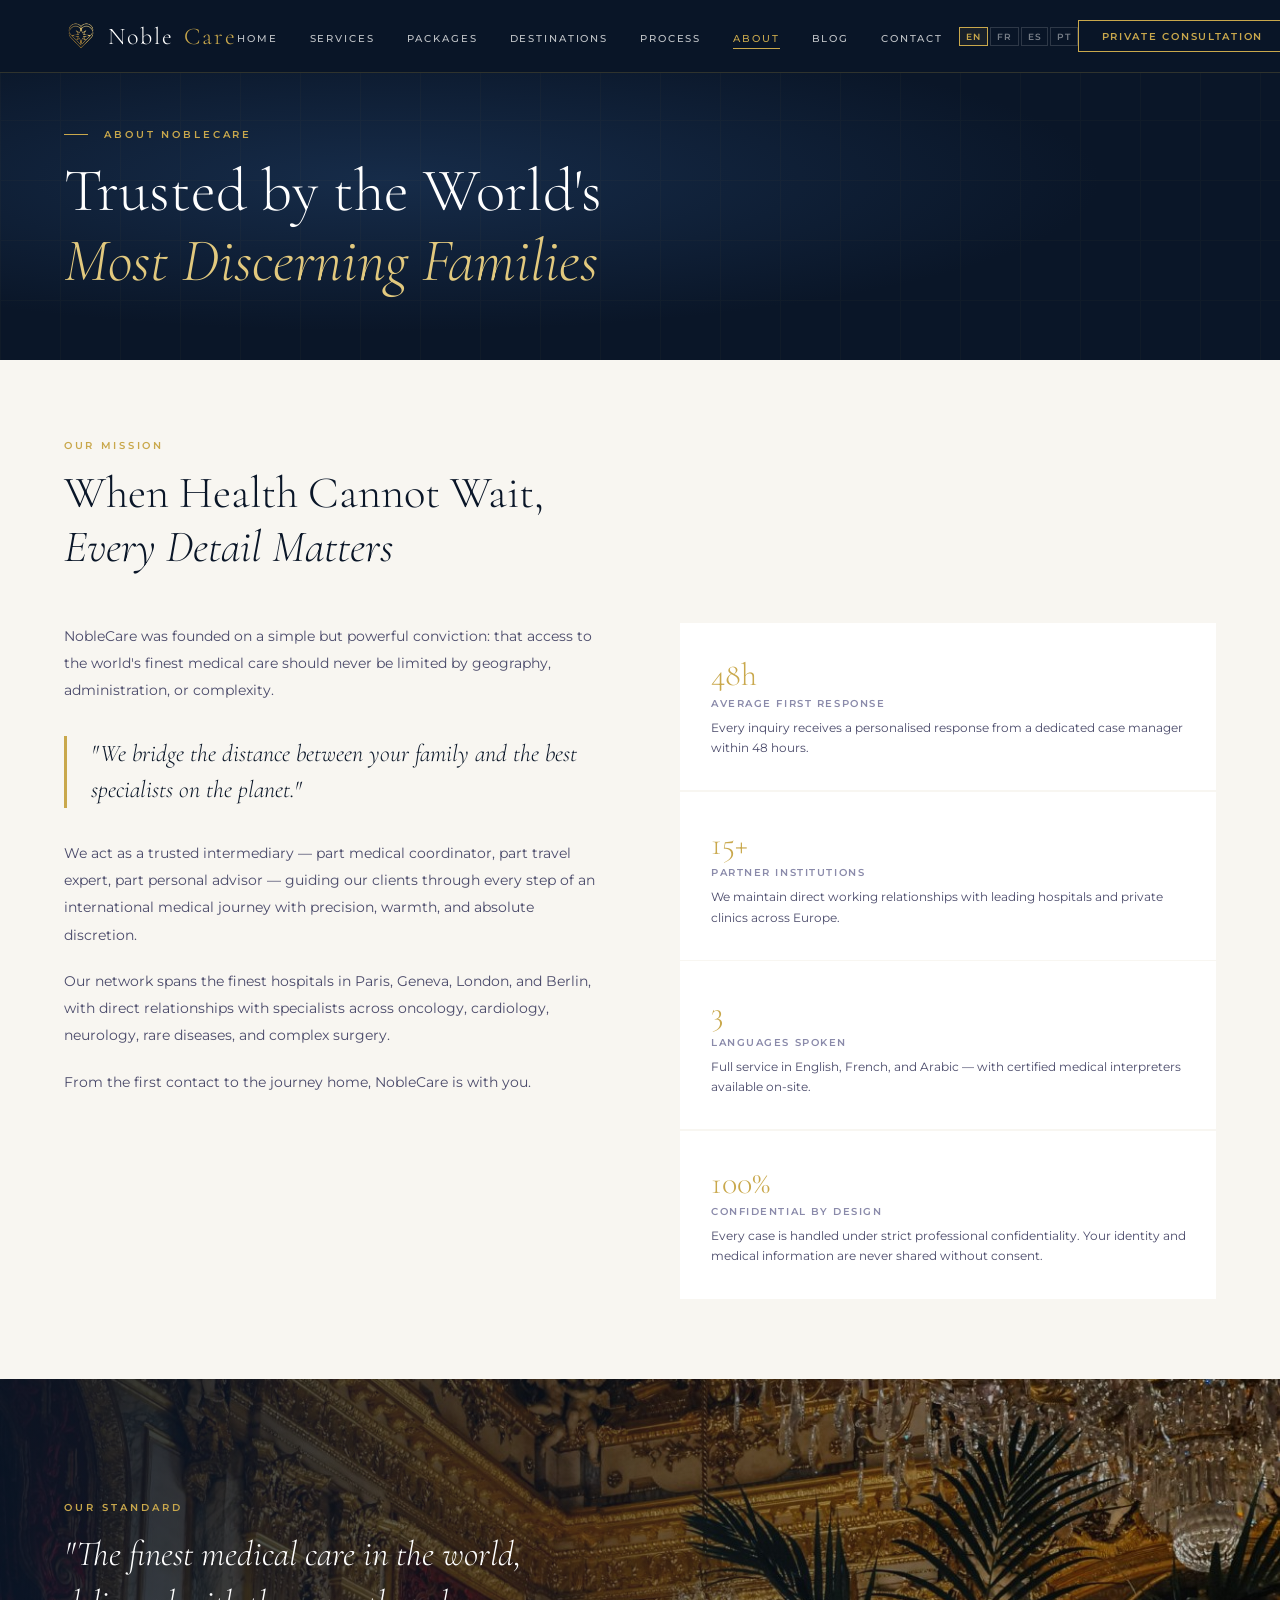
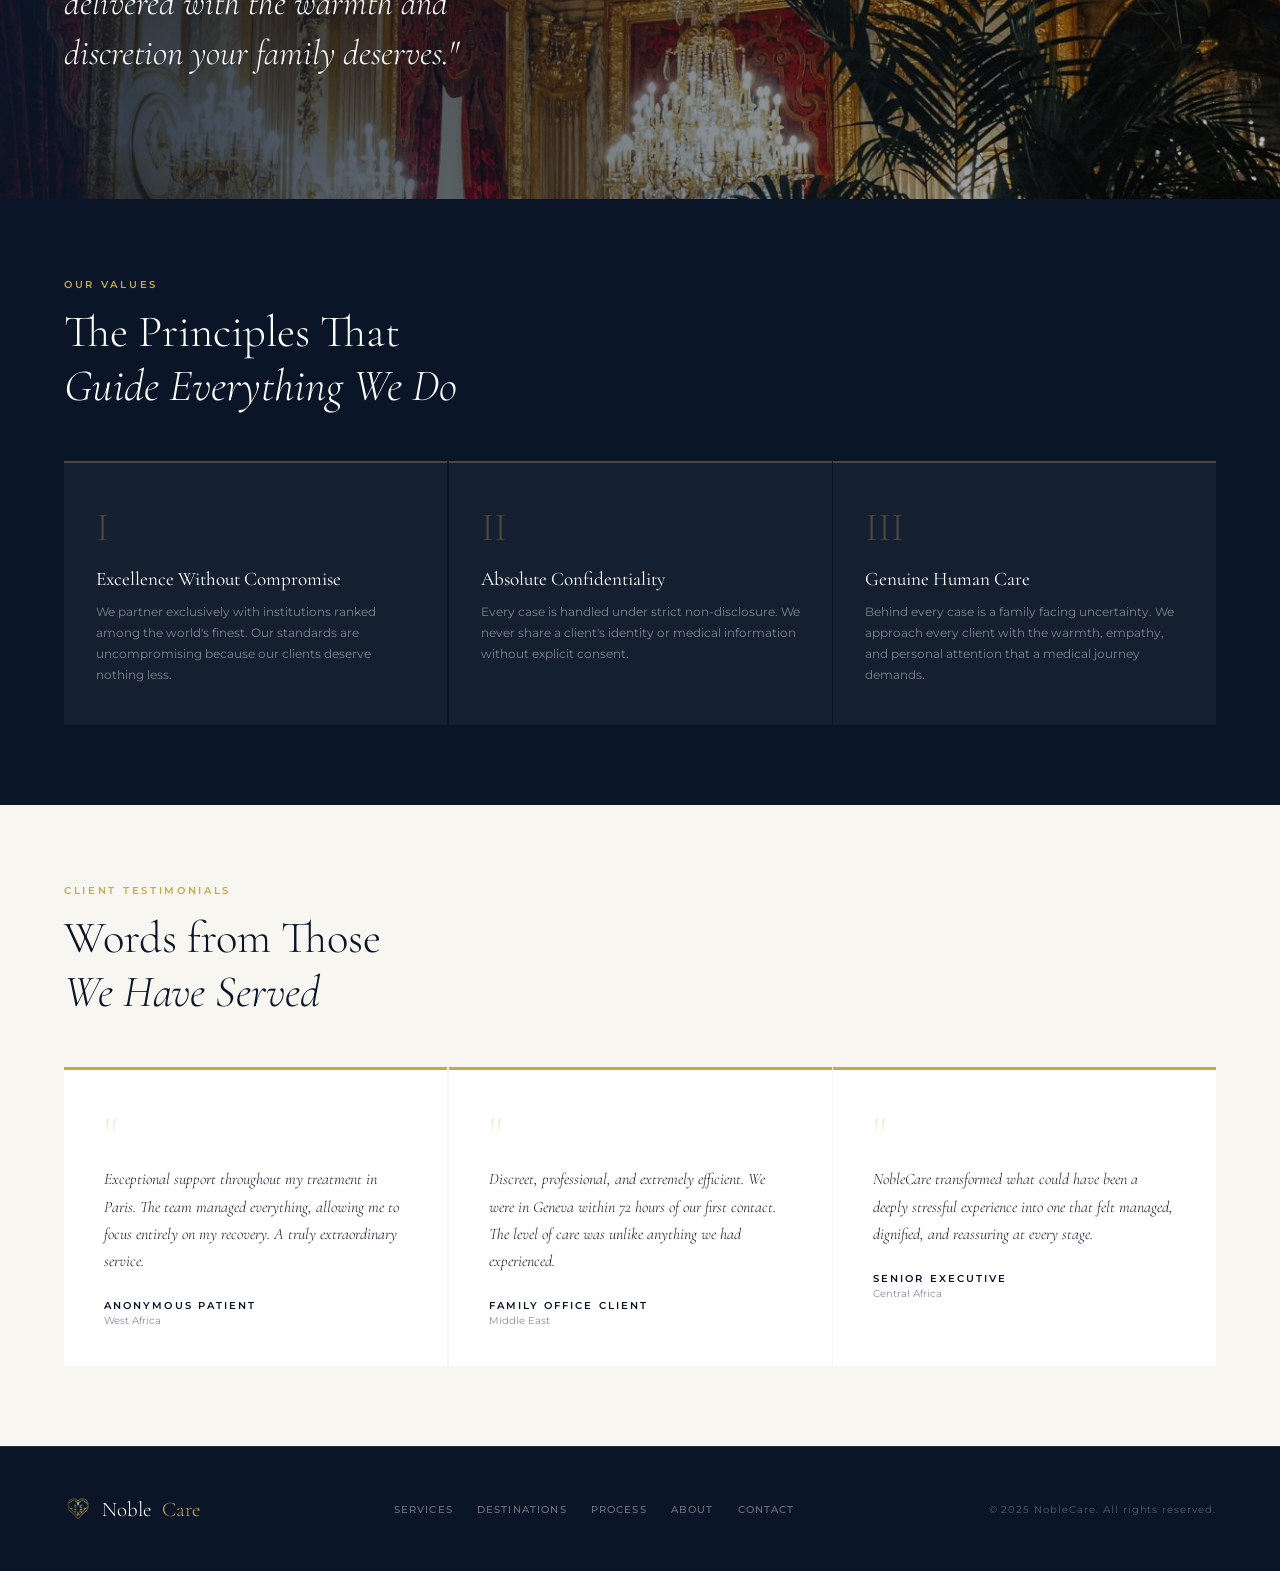
<file: about.html>
<!DOCTYPE html>
<html lang="en">
<head>
<meta charset="UTF-8">
<meta name="viewport" content="width=device-width, initial-scale=1.0">
<title>About — NobleCare</title>
<link rel="preconnect" href="https://fonts.googleapis.com">
<link rel="preconnect" href="https://fonts.gstatic.com" crossorigin>
<link href="https://fonts.googleapis.com/css2?family=Cormorant+Garamond:ital,wght@0,300;0,400;0,500;1,300;1,400&family=Montserrat:wght@300;400;500;600&display=swap" rel="stylesheet">
<link rel="stylesheet" href="style.css">
<style>
  .mission-section { background: var(--off-white); }
  .mission-grid { display: grid; grid-template-columns: 1fr 1fr; gap: 5rem; align-items: start; margin-top: 3rem; }
  .mission-text p { font-size: 0.85rem; line-height: 2; color: var(--text-mid); margin-bottom: 1.2rem; }
  .mission-pull {
    font-family: var(--serif); font-size: 1.5rem; font-weight: 300; font-style: italic;
    color: var(--navy); border-left: 3px solid var(--gold); padding-left: 1.5rem;
    margin: 2rem 0; line-height: 1.5;
  }
  .mission-aside { display: flex; flex-direction: column; gap: 1.5px; }
  .aside-card {
    background: var(--white); padding: 2rem 1.75rem;
    border-left: 3px solid transparent; transition: border-color 0.3s;
  }
  .aside-card:hover { border-left-color: var(--gold); }
  .aside-num { font-family: var(--serif); font-size: 2rem; font-weight: 300; color: var(--gold); }
  .aside-label { font-size: 0.65rem; font-weight: 600; letter-spacing: 0.15em; text-transform: uppercase; color: var(--text-light); margin-top: 0.2rem; }
  .aside-text { font-size: 0.75rem; color: var(--text-mid); line-height: 1.7; margin-top: 0.5rem; }

  /* VALUES */
  .values-section { background: var(--navy); }
  .values-section .section-title { color: var(--white); }
  .values-grid { display: grid; grid-template-columns: repeat(3, 1fr); gap: 1.5px; margin-top: 3rem; }
  .value-card { background: rgba(255,255,255,0.04); padding: 2.5rem 2rem; border-top: 2px solid rgba(201,168,76,0.3); }
  .value-icon { font-family: var(--serif); font-size: 2.5rem; font-weight: 300; color: rgba(201,168,76,0.3); margin-bottom: 1rem; }
  .value-title { font-family: var(--serif); font-size: 1.2rem; color: var(--white); margin-bottom: 0.6rem; }
  .value-text { font-size: 0.75rem; color: rgba(255,255,255,0.45); line-height: 1.75; }

  /* TESTIMONIALS */
  .testi-section { background: var(--off-white); }
  .testi-grid { display: grid; grid-template-columns: repeat(3, 1fr); gap: 1.5px; margin-top: 3rem; }
  .testi-card { background: var(--white); padding: 2.5rem; border-top: 3px solid var(--gold); }
  .testi-quote { font-family: var(--serif); font-size: 3rem; font-weight: 300; color: rgba(201,168,76,0.2); line-height: 1; margin-bottom: 0.5rem; }
  .testi-text { font-family: var(--serif); font-size: 1rem; font-weight: 300; font-style: italic; color: var(--text-dark); line-height: 1.7; margin-bottom: 1.5rem; }
  .testi-author { font-size: 0.65rem; font-weight: 600; letter-spacing: 0.2em; text-transform: uppercase; color: var(--navy); }
  .testi-origin { font-size: 0.6rem; color: var(--text-light); margin-top: 0.2rem; }

  @media (max-width: 900px) { .mission-grid { grid-template-columns: 1fr; gap: 2rem; } .values-grid { grid-template-columns: 1fr; } .testi-grid { grid-template-columns: 1fr; } } @media (max-width: 640px) { .mission-pull { font-size: 1.1rem; padding: 1rem 1.2rem; } }
</style>
</head>
<body>

<nav>
  <a href="index.html" class="nav-logo"><img src="logo.png" alt="NobleCare">Noble<span>Care</span></a>
  <ul class="nav-links">
    <li><a href="index.html"><span data-i18n="nav_home">Home</span></a></li>
    <li><a href="services.html"><span data-i18n="nav_services">Services</span></a></li>
    <li><a href="pricing.html"><span data-i18n="nav_pricing">Packages</span></a></li>
    <li><a href="destinations.html"><span data-i18n="nav_destinations">Destinations</span></a></li>
    <li><a href="process.html"><span data-i18n="nav_process">Process</span></a></li>
    <li><a href="about.html" class="active"><span data-i18n="nav_about">About</span></a></li>
    <li><a href="blog.html"><span data-i18n="nav_blog">Blog</span></a></li>
    <li><a href="contact.html"><span data-i18n="nav_contact">Contact</span></a></li>
  </ul>
  <div class="lang-selector">
    <button class="lang-btn" data-lang="en" onclick="applyLang('en')">EN</button>
    <button class="lang-btn" data-lang="fr" onclick="applyLang('fr')">FR</button>
    <button class="lang-btn" data-lang="es" onclick="applyLang('es')">ES</button>
    <button class="lang-btn" data-lang="pt" onclick="applyLang('pt')">PT</button>
  </div>
  <a href="contact.html" class="nav-cta"><span data-i18n="nav_cta">Private Consultation</span></a>
  <button class="menu-toggle" id="menuToggle" aria-label="Menu"><span></span><span></span><span></span></button>
</nav>

<!-- MOBILE NAV -->
<div class="mobile-nav" id="mobileNav">
  <a href="index.html" ><span data-i18n="nav_home">Home</span></a>
  <a href="services.html" ><span data-i18n="nav_services">Services</span></a>
  <a href="pricing.html"><span data-i18n="nav_pricing">Packages</span></a>
  <a href="destinations.html" ><span data-i18n="nav_destinations">Destinations</span></a>
  <a href="process.html" ><span data-i18n="nav_process">Process</span></a>
  <a href="about.html" class="active"><span data-i18n="nav_about">About</span></a>
  <a href="blog.html" ><span data-i18n="nav_blog">Blog</span></a>
  <a href="contact.html" ><span data-i18n="nav_contact">Contact</span></a>
  <a href="contact.html" class="mobile-cta"><span data-i18n="nav_cta">Private Consultation</span></a>
</div>

<div class="page-header">
  <div class="page-header-bg"></div>
  <div class="page-header-grid"></div>
  <div class="page-header-content container">
    <p class="eyebrow" data-i18n="about_eyebrow">About NobleCare</p>
    <h1><span data-i18n="about_h1_1">Trusted by the World's</span><br><em data-i18n="about_h1_2">Most Discerning Families</em></h1>
  </div>
</div>

<section class="mission-section">
  <div class="container">
    <p class="section-tag" data-i18n="about_mission_tag">Our Mission</p>
    <h2 class="section-title"><span data-i18n="about_mission_h2_1">When Health Cannot Wait,</span><br><em data-i18n="about_mission_h2_2">Every Detail Matters</em></h2>
    <div class="mission-grid">
      <div class="mission-text fade-up">
        <p data-i18n="about_p1">NobleCare was founded on a simple but powerful conviction: that access to the world's finest medical care should never be limited by geography, administration, or complexity. For families of means in regions where specialist medicine remains underdeveloped, a serious diagnosis too often means uncertainty, delay, and stress.</p>
        <div class="mission-pull" data-i18n="about_pull">"We bridge the distance between your family and the best specialists on the planet."</div>
        <p data-i18n="about_p2">We act as a trusted intermediary — part medical coordinator, part travel expert, part personal advisor — guiding our clients through every step of an international medical journey with precision, warmth, and absolute discretion.</p>
        <p data-i18n="about_p3">Our network spans the finest hospitals in Paris, Geneva, London, and Berlin, with direct relationships with specialists across oncology, cardiology, neurology, rare diseases, and complex surgery. We secure priority appointments, manage all logistics, and ensure that you arrive prepared, accompanied, and cared for.</p>
        <p data-i18n="about_p4">From the first contact to the journey home, NobleCare is with you.</p>
      </div>
      <div class="mission-aside fade-up">
        <div class="aside-card">
          <div class="aside-num">48h</div>
          <div class="aside-label" data-i18n="aside1_label">Average first response</div>
          <div class="aside-text" data-i18n="aside1_text">Every inquiry receives a personalised response from a dedicated case manager within 48 hours.</div>
        </div>
        <div class="aside-card">
          <div class="aside-num">15+</div>
          <div class="aside-label" data-i18n="aside2_label">Partner institutions</div>
          <div class="aside-text" data-i18n="aside2_text">We maintain direct working relationships with leading hospitals and private clinics across Europe.</div>
        </div>
        <div class="aside-card">
          <div class="aside-num">3</div>
          <div class="aside-label" data-i18n="aside3_label">Languages spoken</div>
          <div class="aside-text" data-i18n="aside3_text">Full service in English, French, and Arabic — with certified medical interpreters available on-site.</div>
        </div>
        <div class="aside-card">
          <div class="aside-num">100%</div>
          <div class="aside-label" data-i18n="aside4_label">Confidential by design</div>
          <div class="aside-text" data-i18n="aside4_text">Every case is handled under strict professional confidentiality. Your identity and medical information are never shared without consent.</div>
        </div>
      </div>
    </div>
  </div>
</section>


<!-- IMAGE BANNER -->
<div style="height: 420px; overflow: hidden; position: relative;">
  <img src="img-luxury.jpg" alt="Luxury care" style="width:100%; height:100%; object-fit:cover; object-position: center 30%;">
  <div style="position:absolute;inset:0;background:linear-gradient(to right, rgba(10,22,40,0.85) 0%, rgba(10,22,40,0.3) 60%, transparent 100%);display:flex;align-items:center;padding:4rem;">
    <div style="max-width:500px;">
      <p style="font-size:0.62rem;font-weight:600;letter-spacing:0.3em;text-transform:uppercase;color:var(--gold);margin-bottom:1rem;">Our Standard</p>
      <p style="font-family:var(--serif);font-size:clamp(1.5rem,3vw,2.2rem);font-weight:300;color:#fff;line-height:1.4;font-style:italic;" data-i18n="banner_quote">"The finest medical care in the world, delivered with the warmth and discretion your family deserves."</p>
    </div>
  </div>
</div>

<!-- VALUES -->
<section class="values-section">
  <div class="container">
    <p class="section-tag" style="color: var(--gold);" data-i18n="about_values_tag">Our Values</p>
    <h2 class="section-title"><span data-i18n="about_values_h2_1">The Principles That</span><br><em data-i18n="about_values_h2_2">Guide Everything We Do</em></h2>
    <div class="values-grid">
      <div class="value-card fade-up">
        <div class="value-icon">I</div>
        <div class="value-title" data-i18n="val1_title">Excellence Without Compromise</div>
        <p class="value-text" data-i18n="val1_text">We partner exclusively with institutions ranked among the world's finest. Our standards are uncompromising because our clients deserve nothing less.</p>
      </div>
      <div class="value-card fade-up">
        <div class="value-icon">II</div>
        <div class="value-title" data-i18n="val2_title">Absolute Confidentiality</div>
        <p class="value-text" data-i18n="val2_text">Every case is handled under strict non-disclosure. We never share a client's identity or medical information without explicit consent.</p>
      </div>
      <div class="value-card fade-up">
        <div class="value-icon">III</div>
        <div class="value-title" data-i18n="val3_title">Genuine Human Care</div>
        <p class="value-text" data-i18n="val3_text">Behind every case is a family facing uncertainty. We approach every client with the warmth, empathy, and personal attention that a medical journey demands.</p>
      </div>
    </div>
  </div>
</section>

<!-- TESTIMONIALS -->
<section class="testi-section">
  <div class="container">
    <p class="section-tag" data-i18n="testi_tag">Client Testimonials</p>
    <h2 class="section-title"><span data-i18n="testi_h2_1">Words from Those</span><br><em data-i18n="testi_h2_2">We Have Served</em></h2>
    <div class="testi-grid">
      <div class="testi-card fade-up">
        <div class="testi-quote">"</div>
        <p class="testi-text" data-i18n="testi1_text">Exceptional support throughout my treatment in Paris. The team managed everything, allowing me to focus entirely on my recovery. A truly extraordinary service.</p>
        <div class="testi-author" data-i18n="testi1_author">Anonymous Patient</div>
        <div class="testi-origin">West Africa</div>
      </div>
      <div class="testi-card fade-up">
        <div class="testi-quote">"</div>
        <p class="testi-text">Discreet, professional, and extremely efficient. We were in Geneva within 72 hours of our first contact. The level of care was unlike anything we had experienced.</p>
        <div class="testi-author" data-i18n="testi2_author">Family Office Client</div>
        <div class="testi-origin">Middle East</div>
      </div>
      <div class="testi-card fade-up">
        <div class="testi-quote">"</div>
        <p class="testi-text" data-i18n="testi3_text">NobleCare transformed what could have been a deeply stressful experience into one that felt managed, dignified, and reassuring at every stage.</p>
        <div class="testi-author" data-i18n="testi3_author">Senior Executive</div>
        <div class="testi-origin">Central Africa</div>
      </div>
    </div>
  </div>
</section>

<footer>
  <div class="footer-inner">
    <a href="index.html" class="footer-logo"><img src="logo.png" alt="NobleCare">Noble<span>Care</span></a>
    <div class="footer-links">
      <a href="services.html"><span data-i18n="nav_services">Services</span></a>
      <a href="destinations.html"><span data-i18n="nav_destinations">Destinations</span></a>
      <a href="process.html"><span data-i18n="nav_process">Process</span></a>
      <a href="about.html"><span data-i18n="nav_about">About</span></a>
      <a href="contact.html"><span data-i18n="nav_contact">Contact</span></a>
    </div>
    <div class="footer-text">© 2025 NobleCare. All rights reserved.</div>
  </div>
</footer>








<script>
(function(){
  var T={"en":{"nav_home":"Home","nav_services":"Services","nav_destinations":"Destinations","nav_process":"Process","nav_about":"About","nav_blog":"Blog","nav_contact":"Contact","nav_cta":"Private Consultation","hero_eyebrow":"International Medical Concierge","hero_h1_1":"Access the World's","hero_h1_2":"Finest Medical","hero_h1_3":"Expertise","hero_p":"We connect distinguished international patients with the most advanced medical institutions in Europe — handling every detail from specialist appointments to private travel arrangements.","hero_btn":"Request a Private Consultation","hero_btn2":"How it works","badge1":"Absolute Confidentiality","badge2":"24/7 Dedicated Support","badge3":"Multilingual Assistance","stat1_label":"Average response time","stat2_label":"Partner institutions","stat3_label":"Medical destinations","stat4_label":"Confidential service","overview_tag":"What We Offer","overview_h2_1":"Everything You Need,","overview_h2_2":"Perfectly Orchestrated","ov1_title":"Medical Coordination","ov1_text":"Expert analysis of your medical file and direct access to world-leading specialists across every discipline.","ov1_link":"Discover our services →","ov2_title":"Premier Destinations","ov2_text":"Paris, Geneva, London, Berlin — the four capitals of medical excellence in Europe, accessible to you.","ov2_link":"View destinations →","ov3_title":"Seamless Process","ov3_text":"From your first contact to full recovery, a dedicated concierge manages every step of your journey.","ov3_link":"How it works →","cta_h2_1":"Your health cannot wait.","cta_h2_2":"Neither can we.","cta_p":"Our team responds within 48 hours to every inquiry, with absolute discretion and professional care.","cta_btn":"Request a Private Consultation","gal1":"VIP Hospitality","gal2":"Paris, France","gal3":"European Excellence","gal4":"Private Travel","footer_copy":"© 2025 NobleCare. All rights reserved.","svc_eyebrow":"Our Services","svc_h1_1":"A Complete Suite of","svc_h1_2":"Premium Medical Services","svc_tag":"What We Offer","svc_h2_1":"Every Aspect of Your Journey,","svc_h2_2":"Perfectly Managed","svc_sub":"From your first contact to full recovery, our team orchestrates each detail with precision and discretion.","svc1_title":"Medical Coordination","svc2_title":"Travel & Logistics","svc3_title":"Personal Assistance","svc4_title":"VIP Services","price_tag":"Concierge Fee","price_h2_1":"Transparent,","price_h2_2":"All-Inclusive Pricing","price_label":"Base Concierge Fee","price_period":"per case — excluding medical & travel costs","price_desc":"Our concierge fee covers the full coordination service: medical file analysis, specialist identification, appointment scheduling, and logistical management.","price_btn":"Request a Detailed Quote","dest_eyebrow":"Medical Destinations","dest_h1_1":"Europe's Premier","dest_h1_2":"Medical Cities","dest_tag":"4 Destinations","dest_h2_1":"The World's Most Advanced","dest_h2_2":"Medical Centres","dest_sub":"We partner exclusively with the highest-ranked institutions in Europe, selected for clinical excellence, research innovation, and experience with international patients.","dest_cta_tag":"Not Sure Which Destination?","dest_cta_h2_1":"We Will Recommend","dest_cta_h2_2":"The Right Choice","dest_cta_p":"Share your medical situation and we will identify the hospital and city best suited to your condition.","dest_cta_btn":"Get a Recommendation","proc_eyebrow":"How It Works","proc_h1_1":"Your Journey in","proc_h1_2":"Five Steps","proc_tag":"The NobleCare Process","proc_h2_1":"From First Contact","proc_h2_2":"to Full Recovery","proc_sub":"We manage every aspect of your medical journey so that you and your family can focus on what matters most — your health.","step1_tag":"Initial Contact","step1_title":"You Reach Out","step1_desc":"The process begins the moment you contact us. You will be assigned a dedicated case manager within 24 hours.","step2_tag":"Medical Review","step2_title":"We Analyse Your Case","step2_desc":"Your medical file is reviewed by our network of partner specialists. We identify the most appropriate institution.","step3_tag":"Personalised Proposal","step3_title":"Your Complete Plan","step3_desc":"We present a comprehensive plan covering the recommended hospital, specialist, treatment pathway, travel schedule, and complete cost estimate.","step4_tag":"Full Organisation","step4_title":"We Handle Everything","step4_desc":"We manage the entire operation: medical visa, flights, private transfers, hotel or hospital suite booking.","step5_tag":"On-Site Accompaniment","step5_title":"We Are With You","step5_desc":"From the moment you land, your personal concierge is at your side for every appointment and consultation.","proc_ready_tag":"Ready to Begin?","proc_ready_h2_1":"Start Your Journey","proc_ready_h2_2":"Today","proc_ready_p":"Submit your medical file securely and receive your personalised treatment plan within 48 hours.","proc_ready_btn1":"Request a Consultation","proc_ready_btn2":"View Our Services","about_eyebrow":"About NobleCare","about_h1_1":"Trusted by the World's","about_h1_2":"Most Discerning Families","about_mission_tag":"Our Mission","about_mission_h2_1":"When Health Cannot Wait,","about_mission_h2_2":"Every Detail Matters","about_values_tag":"Our Values","about_values_h2_1":"The Principles That","about_values_h2_2":"Guide Everything We Do","val1_title":"Excellence Without Compromise","val2_title":"Absolute Confidentiality","val3_title":"Genuine Human Care","testi_tag":"Client Testimonials","testi_h2_1":"Words from Those","testi_h2_2":"We Have Served","contact_eyebrow":"Contact Us","contact_h1_1":"Request a","contact_h1_2":"Private Consultation","contact_tag":"Get in Touch","contact_h2_1":"We Are Here","contact_h2_2":"For You","contact_p1":"All inquiries are handled with absolute discretion. Our team will respond within 48 hours to discuss your situation and how we can best assist you and your family.","contact_p2":"Whether you have an urgent medical need or are simply exploring options, there is no obligation. Your first consultation is entirely confidential and free of charge.","contact_email_label":"Secure Email","contact_wa_label":"WhatsApp","contact_phone_label":"Private Line","form_title":"Private Consultation Request","form_sub":"All information is treated in strict confidence.","form_lock":"🔒 Your data is never shared with third parties.","form_fname":"First Name *","form_lname":"Last Name *","form_email":"Email Address *","form_phone":"Phone / WhatsApp","form_country":"Country of Residence *","form_country_default":"Select your country","form_specialty":"Medical Specialty Required *","form_specialty_default":"Select a specialty","form_dest":"Preferred Destination","form_dest_default":"No preference — recommend the best","form_message":"Brief Description","form_submit":"Submit Consultation Request →","blog_eyebrow":"Medical Insights","blog_h1_1":"Expert Guides for","blog_h1_2":"International Patients","newsletter_h2_1":"Stay","newsletter_h2_2":"Informed","newsletter_p":"Receive our expert guides on medical travel, European healthcare, and patient rights.","newsletter_btn":"Subscribe","about_p1":"NobleCare was founded on a simple but powerful conviction: that access to the world's finest medical care should never be limited by geography, administration, or complexity.","about_p2":"We act as a trusted intermediary — part medical coordinator, part travel expert, part personal advisor — guiding our clients through every step of an international medical journey with precision, warmth, and absolute discretion.","about_p3":"Our network spans the finest hospitals in Paris, Geneva, London, and Berlin, with direct relationships with specialists across oncology, cardiology, neurology, rare diseases, and complex surgery.","about_p4":"From the first contact to the journey home, NobleCare is with you.","about_pull":"\"We bridge the distance between your family and the best specialists on the planet.\"","banner_quote":"\"The finest medical care in the world, delivered with the warmth and discretion your family deserves.\"","aside1_label":"Average first response","aside1_text":"Every inquiry receives a personalised response from a dedicated case manager within 48 hours.","aside2_label":"Partner institutions","aside2_text":"We maintain direct working relationships with leading hospitals and private clinics across Europe.","aside3_label":"Languages spoken","aside3_text":"Full service in English, French, and Arabic — with certified medical interpreters available on-site.","aside4_label":"Confidential by design","aside4_text":"Every case is handled under strict professional confidentiality. Your identity and medical information are never shared without consent.","val1_text":"We partner exclusively with institutions ranked among the world's finest. Our standards are uncompromising because our clients deserve nothing less.","val2_text":"Every case is handled under strict non-disclosure. We never share a client's identity or medical information without explicit consent.","val3_text":"Behind every case is a family facing uncertainty. We approach every client with the warmth, empathy, and personal attention that a medical journey demands.","testi1_text":"Exceptional support throughout my treatment in Paris. The team managed everything, allowing me to focus entirely on my recovery. A truly extraordinary service.","testi2_text":"Discreet, professional, and extremely efficient. We were in Geneva within 72 hours of our first contact. The level of care and attention was unlike anything we had experienced.","testi3_text":"NobleCare transformed what could have been a deeply stressful experience into one that felt managed, dignified, and reassuring at every stage.","testi1_author":"Anonymous Patient","testi2_author":"Family Office Client","testi3_author":"Senior Executive","svc1_desc":"Expert analysis of your medical file and direct access to world-leading specialists across every discipline. We identify the right institution and the right expert for your exact condition.","svc2_desc":"Seamless international travel arrangements including medical visa procurement, private aviation coordination, and premium accommodation.","svc3_desc":"A dedicated personal assistant accompanies you throughout your entire medical journey, ensuring clear communication and seamless coordination at every step.","svc4_desc":"The highest standard of private care and security for clients who require complete discretion and an uncompromising level of personal comfort.","step1_desc_long":"The process begins the moment you contact us. You will be assigned a dedicated case manager within 24 hours. We collect your medical records, analyses, and imaging in a fully encrypted environment.","step2_desc_long":"Your medical file is reviewed by our network of partner specialists. We assess all treatment options, identify the most appropriate institution, and estimate realistic timelines.","step3_desc_long":"We present you with a comprehensive, fully itemised plan covering the recommended hospital, specialist, treatment pathway, travel schedule, and complete cost estimate.","step4_desc_long":"Upon your approval, we manage the entire logistical operation: medical visa, international flights, private transfers, hotel or hospital suite booking.","step5_desc_long":"From the moment you land, your personal concierge is at your side. We escort you through every appointment, translate every consultation, and manage every administrative detail.","dest_paris_tag":"France — Western Europe","dest_geneva_tag":"Switzerland — Central Europe","dest_london_tag":"United Kingdom — Northern Europe","dest_berlin_tag":"Germany — Central Europe","dest_paris_desc":"Paris hosts some of the world's most renowned cancer centres and neurological institutes, while leading private clinics offer VIP-grade care with rapid access to the country's finest specialists.","dest_geneva_desc":"Geneva is synonymous with world-class private medicine, offering complete discretion and a tradition of excellence in medical hospitality.","dest_london_desc":"London's medical ecosystem combines world-class NHS teaching hospitals with an extensive network of elite private hospitals, excelling in complex cardiac surgery and transplant medicine.","dest_berlin_desc":"Germany leads the world in orthopaedic surgery and advanced diagnostics. Berlin's university medical centres offer some of Europe's fastest turnaround times for complex diagnostics.","nav_pricing":"Packages","pkg_eyebrow":"Our Packages","pkg_h1_1":"Choose the Level of Care","pkg_h1_2":"That Suits You","pkg_m1":"Essential Medical","pkg_m2":"Executive Care","pkg_m3":"Sovereign Care","pkg_tag":"3 Packages","pkg_h2_1":"Exceptional Care,","pkg_h2_2":"Three Levels of Excellence","pkg_sub":"Every NobleCare package includes access to Europe's finest medical institutions. The difference lies in the level of personalisation, comfort, and exclusivity we provide around your care.","pkg1_badge":"Essential","pkg1_eyebrow":"Foundation Package","pkg1_name":"Essential Medical","pkg_per_case":"per case, all-inclusive","pkg1_desc":"A streamlined yet effective medical coordination service for clients who want the best European care without the full luxury accompaniment. Efficient, professional, and discreet.","pkg_includes":"What's included","pkg1_f1":"Complete medical file analysis & specialist identification","pkg1_f2":"Priority appointment scheduling at top European hospitals","pkg1_f3":"Medical visa procurement & administrative support","pkg1_f4":"Airport–hospital private vehicle transfers","pkg1_f5":"Business or first class flights coordination","pkg1_f6":"4-star hotel accommodation","pkg1_f7":"Minimum administrative assistance throughout the stay","pkg_select":"Request This Package","pkg2_badge":"Executive","pkg2_eyebrow":"Premium Package","pkg2_name":"Executive Care","pkg_popular":"Most Popular","pkg2_desc":"A fully comprehensive premium service. Everything in Essential, elevated with 24/7 personal accompaniment, 5-star accommodation, private driver, and full post-operative coordination.","pkg_everything":"Everything in Essential, plus","pkg2_f1":"24/7 dedicated personal assistant throughout the stay","pkg2_f2":"5-star hotel or premium hospital suite","pkg2_f3":"Private chauffeur available for the entire stay","pkg2_f4":"Personal interpreter for all medical consultations","pkg2_f5":"Dietary meal adaptation upon request","pkg2_f6":"Full post-operative care coordination","pkg2_f7":"Cultural visits & leisure activities on request","pkg3_badge":"Sovereign","pkg3_eyebrow":"Ultra-Luxury Package","pkg3_name":"Sovereign Care","pkg3_price":"From €150,000","pkg3_price_sub":"fully bespoke — tailored to your needs","pkg3_desc":"The ultimate ultra-luxury, zero-compromise experience. Every detail is curated to the highest standard. No waiting, no friction — only the finest care and the most exclusive service in the world.","pkg_sovereign_inc":"Everything in Executive, plus","pkg3_f1":"Private jet or limousine transport","pkg3_f2":"Palace or international prestige hotel stay","pkg3_f3":"Personal bodyguard security detail if required","pkg3_f4":"Priority access to the world's most renowned specialists","pkg3_f5":"Private chef, spa care & exclusive activities","pkg3_f6":"Full family logistics management","pkg3_f7":"Personalised remote follow-up after return home","pkg3_cta":"Request a Bespoke Quote","tag_exclusive":"Exclusive","tag_unique":"Unique","g1":"Absolute confidentiality","g2":"Response within 48 hours","g3":"Multilingual support","g4":"Zero waiting policy","note_title1":"Not sure which package","note_title2":"is right for you?","note_text":"Every situation is unique. Our team will review your medical file and personal requirements to recommend the package that best meets your needs — at no obligation.","note_btn":"Request a Free Consultation"},"fr":{"nav_home":"Accueil","nav_services":"Services","nav_destinations":"Destinations","nav_process":"Processus","nav_about":"À propos","nav_blog":"Blog","nav_contact":"Contact","nav_cta":"Consultation Privée","hero_eyebrow":"Conciergerie Médicale Internationale","hero_h1_1":"Accédez aux Meilleurs","hero_h1_2":"Experts Médicaux","hero_h1_3":"du Monde","hero_p":"Nous mettons en relation des patients internationaux de haut standing avec les institutions médicales les plus avancées d'Europe — en gérant chaque détail, des rendez-vous spécialisés aux arrangements de voyage privé.","hero_btn":"Demander une Consultation Privée","hero_btn2":"Comment ça marche","badge1":"Confidentialité Absolue","badge2":"Support Dédié 24h/24","badge3":"Assistance Multilingue","stat1_label":"Temps de réponse moyen","stat2_label":"Institutions partenaires","stat3_label":"Destinations médicales","stat4_label":"Service confidentiel","overview_tag":"Nos Offres","overview_h2_1":"Tout ce dont vous avez besoin,","overview_h2_2":"Parfaitement Orchestré","ov1_title":"Coordination Médicale","ov1_text":"Analyse experte de votre dossier et accès direct aux meilleurs spécialistes mondiaux.","ov1_link":"Découvrir nos services →","ov2_title":"Destinations Phares","ov2_text":"Paris, Genève, Londres, Berlin — les quatre capitales de l'excellence médicale en Europe.","ov2_link":"Voir les destinations →","ov3_title":"Processus Fluide","ov3_text":"Du premier contact jusqu'à la guérison complète, un concierge dédié gère chaque étape.","ov3_link":"Comment ça marche →","cta_h2_1":"Votre santé n'attend pas.","cta_h2_2":"Nous non plus.","cta_p":"Notre équipe répond sous 48 heures à chaque demande, avec une discrétion absolue et un soin professionnel.","cta_btn":"Demander une Consultation Privée","gal1":"Hospitalité VIP","gal2":"Paris, France","gal3":"Excellence Européenne","gal4":"Voyage Privé","footer_copy":"© 2025 NobleCare. Tous droits réservés.","svc_eyebrow":"Nos Services","svc_h1_1":"Une Suite Complète de","svc_h1_2":"Services Médicaux Premium","svc_tag":"Ce Que Nous Offrons","svc_h2_1":"Chaque Aspect de Votre Parcours,","svc_h2_2":"Parfaitement Géré","svc_sub":"Du premier contact jusqu'à la guérison, notre équipe orchestre chaque détail avec précision et discrétion.","svc1_title":"Coordination Médicale","svc2_title":"Voyage & Logistique","svc3_title":"Assistance Personnelle","svc4_title":"Services VIP","price_tag":"Frais de Conciergerie","price_h2_1":"Tarification Transparente,","price_h2_2":"Tout Compris","price_label":"Frais de Base","price_period":"par dossier — hors frais médicaux et de voyage","price_desc":"Nos frais couvrent l'intégralité du service : analyse du dossier, identification du spécialiste, prise de rendez-vous et gestion logistique.","price_btn":"Demander un Devis Détaillé","dest_eyebrow":"Destinations Médicales","dest_h1_1":"Les Premières Villes","dest_h1_2":"Médicales d'Europe","dest_tag":"4 Destinations","dest_h2_1":"Les Centres Médicaux","dest_h2_2":"les Plus Avancés du Monde","dest_sub":"Nous collaborons exclusivement avec les institutions les mieux classées d'Europe, sélectionnées pour leur excellence clinique et leur expérience avec les patients internationaux.","dest_cta_tag":"Pas sûr de la destination ?","dest_cta_h2_1":"Nous Recommanderons","dest_cta_h2_2":"Le Bon Choix","dest_cta_p":"Partagez votre situation médicale et nous identifierons l'hôpital et la ville les mieux adaptés.","dest_cta_btn":"Obtenir une Recommandation","proc_eyebrow":"Comment Ça Marche","proc_h1_1":"Votre Parcours en","proc_h1_2":"Cinq Étapes","proc_tag":"Le Processus NobleCare","proc_h2_1":"Du Premier Contact","proc_h2_2":"à la Guérison Complète","proc_sub":"Nous gérons chaque aspect de votre parcours médical afin que vous et votre famille puissiez vous concentrer sur votre santé.","step1_tag":"Contact Initial","step1_title":"Vous Nous Contactez","step1_desc":"Le processus commence dès que vous nous contactez. Un gestionnaire dédié vous sera attribué sous 24 heures.","step2_tag":"Analyse Médicale","step2_title":"Nous Analysons Votre Dossier","step2_desc":"Votre dossier médical est examiné par notre réseau de spécialistes partenaires. Nous identifions l'institution la plus appropriée.","step3_tag":"Proposition Personnalisée","step3_title":"Votre Plan Complet","step3_desc":"Nous vous présentons un plan complet couvrant l'hôpital recommandé, le spécialiste, le parcours de traitement et l'estimation des coûts.","step4_tag":"Organisation Complète","step4_title":"Nous Gérons Tout","step4_desc":"Nous gérons l'intégralité de l'opération : visa médical, vols, transferts privés et réservation de l'hébergement.","step5_tag":"Accompagnement Sur Place","step5_title":"Nous Sommes à Vos Côtés","step5_desc":"Dès votre arrivée, votre concierge personnel vous accompagne à chaque rendez-vous et traduit chaque consultation.","proc_ready_tag":"Prêt à Commencer ?","proc_ready_h2_1":"Démarrez Votre Parcours","proc_ready_h2_2":"Aujourd'hui","proc_ready_p":"Soumettez votre dossier médical et recevez votre plan de traitement personnalisé sous 48 heures.","proc_ready_btn1":"Demander une Consultation","proc_ready_btn2":"Voir Nos Services","about_eyebrow":"À Propos de NobleCare","about_h1_1":"Choisi par les Familles","about_h1_2":"les Plus Exigeantes du Monde","about_mission_tag":"Notre Mission","about_mission_h2_1":"Quand la Santé N'attend Pas,","about_mission_h2_2":"Chaque Détail Compte","about_values_tag":"Nos Valeurs","about_values_h2_1":"Les Principes qui","about_values_h2_2":"Guident Tout ce que Nous Faisons","val1_title":"Excellence Sans Compromis","val2_title":"Confidentialité Absolue","val3_title":"Soin Humain Authentique","testi_tag":"Témoignages Clients","testi_h2_1":"Les Mots de Ceux","testi_h2_2":"que Nous Avons Servis","contact_eyebrow":"Contactez-Nous","contact_h1_1":"Demander une","contact_h1_2":"Consultation Privée","contact_tag":"Prenez Contact","contact_h2_1":"Nous Sommes","contact_h2_2":"Là Pour Vous","contact_p1":"Toutes les demandes sont traitées avec une discrétion absolue. Notre équipe répondra sous 48 heures.","contact_p2":"Il n'y a aucune obligation. Votre première consultation est entièrement confidentielle et gratuite.","contact_email_label":"Email Sécurisé","contact_wa_label":"WhatsApp","contact_phone_label":"Ligne Privée","form_title":"Demande de Consultation Privée","form_sub":"Toutes les informations sont traitées en toute confidentialité.","form_lock":"🔒 Vos données ne sont jamais partagées avec des tiers.","form_fname":"Prénom *","form_lname":"Nom *","form_email":"Adresse Email *","form_phone":"Téléphone / WhatsApp","form_country":"Pays de Résidence *","form_country_default":"Sélectionnez votre pays","form_specialty":"Spécialité Médicale Requise *","form_specialty_default":"Sélectionnez une spécialité","form_dest":"Destination Préférée","form_dest_default":"Pas de préférence — recommandez le mieux","form_message":"Brève Description","form_submit":"Envoyer la Demande →","blog_eyebrow":"Guides Médicaux","blog_h1_1":"Guides d'Experts pour","blog_h1_2":"Patients Internationaux","newsletter_h2_1":"Restez","newsletter_h2_2":"Informé","newsletter_p":"Recevez nos guides sur le voyage médical et la santé européenne.","newsletter_btn":"S'abonner","about_p1":"NobleCare a été fondé sur une conviction simple mais puissante : l'accès aux meilleurs soins médicaux ne devrait jamais être limité par la géographie ou la complexité administrative.","about_p2":"Nous agissons comme un intermédiaire de confiance — coordinateur médical, expert en voyage et conseiller personnel — guidant nos clients à chaque étape avec précision et discrétion absolue.","about_p3":"Notre réseau couvre les meilleurs hôpitaux de Paris, Genève, Londres et Berlin, avec des relations directes avec des spécialistes en oncologie, cardiologie et neurologie.","about_p4":"Du premier contact jusqu'au retour à la maison, NobleCare est à vos côtés.","about_pull":"\"Nous comblons la distance entre votre famille et les meilleurs spécialistes de la planète.\"","banner_quote":"\"Les meilleurs soins médicaux au monde, délivrés avec la chaleur et la discrétion que votre famille mérite.\"","aside1_label":"Première réponse","aside1_text":"Chaque demande reçoit une réponse personnalisée d'un gestionnaire dédié sous 48 heures.","aside2_label":"Institutions partenaires","aside2_text":"Nous maintenons des relations directes avec les meilleurs hôpitaux et cliniques privées d'Europe.","aside3_label":"Langues parlées","aside3_text":"Service complet en anglais, français et arabe — avec des interprètes médicaux certifiés disponibles sur place.","aside4_label":"Confidentialité totale","aside4_text":"Chaque dossier est traité sous stricte confidentialité. Votre identité n'est jamais partagée sans consentement.","val1_text":"Nous collaborons exclusivement avec les institutions les mieux classées au monde. Nos standards sont sans compromis car nos clients ne méritent rien de moins.","val2_text":"Chaque dossier est traité sous strict accord de non-divulgation. Nous ne partageons jamais l'identité d'un client sans son consentement explicite.","val3_text":"Derrière chaque dossier se trouve une famille face à l'incertitude. Nous approchons chaque client avec la chaleur et l'empathie qu'un parcours médical exige.","testi1_text":"Un soutien exceptionnel tout au long de mon traitement à Paris. L'équipe a tout géré, me permettant de me concentrer sur ma guérison. Un service vraiment extraordinaire.","testi2_text":"Discret, professionnel et extrêmement efficace. Nous étions à Genève dans les 72 heures. Le niveau de soin était incomparable.","testi3_text":"NobleCare a transformé ce qui aurait pu être une expérience stressante en quelque chose de géré, digne et rassurant à chaque étape.","testi1_author":"Patient Anonyme","testi2_author":"Client Family Office","testi3_author":"Cadre Supérieur","svc1_desc":"Analyse experte de votre dossier médical et accès direct aux meilleurs spécialistes mondiaux. Nous identifions l'institution et l'expert adaptés à votre condition exacte.","svc2_desc":"Organisation complète du voyage international incluant l'obtention du visa médical, la coordination de l'aviation privée et l'hébergement haut de gamme.","svc3_desc":"Un assistant personnel dédié vous accompagne tout au long de votre parcours médical, assurant une communication claire à chaque étape.","svc4_desc":"Le plus haut standard de soins privés et de sécurité pour les clients qui exigent une discrétion totale et un niveau de confort incomparable.","step1_desc_long":"Le processus commence dès que vous nous contactez. Un gestionnaire dédié vous sera attribué sous 24 heures.","step2_desc_long":"Votre dossier est examiné par notre réseau de spécialistes. Nous évaluons toutes les options et identifions l'institution la plus appropriée.","step3_desc_long":"Nous vous présentons un plan complet couvrant l'hôpital, le spécialiste, le parcours de traitement et l'estimation des coûts.","step4_desc_long":"Nous gérons l'intégralité de l'opération : visa médical, vols, transferts privés et réservation de l'hébergement.","step5_desc_long":"Dès votre arrivée, votre concierge personnel vous accompagne à chaque rendez-vous et traduit chaque consultation.","dest_paris_tag":"France — Europe de l'Ouest","dest_geneva_tag":"Suisse — Europe Centrale","dest_london_tag":"Royaume-Uni — Europe du Nord","dest_berlin_tag":"Allemagne — Europe Centrale","dest_paris_desc":"Paris abrite certains des centres anticancéreux les plus réputés au monde. Les cliniques privées offrent des soins VIP avec un accès rapide aux meilleurs spécialistes.","dest_geneva_desc":"Genève est synonyme de médecine privée de classe mondiale, offrant une discrétion totale et une tradition d'excellence dans l'hospitalité médicale.","dest_london_desc":"Londres combine des hôpitaux universitaires de renommée mondiale avec un vaste réseau d'hôpitaux privés d'élite, excellant en chirurgie cardiaque complexe.","dest_berlin_desc":"L'Allemagne est leader mondial en chirurgie orthopédique. Les centres médicaux de Berlin offrent certains des délais de diagnostic les plus rapides d'Europe.","nav_pricing":"Packages","pkg_eyebrow":"Nos Packages","pkg_h1_1":"Choisissez le Niveau de Soin","pkg_h1_2":"Qui Vous Convient","pkg_m1":"Essential Medical","pkg_m2":"Executive Care","pkg_m3":"Sovereign Care","pkg_tag":"3 Packages","pkg_h2_1":"Des Soins Exceptionnels,","pkg_h2_2":"Trois Niveaux d'Excellence","pkg_sub":"Chaque package NobleCare inclut l'accès aux meilleures institutions médicales d'Europe. La différence réside dans le niveau de personnalisation, de confort et d'exclusivité.","pkg1_badge":"Essentiel","pkg1_eyebrow":"Package de Base","pkg1_name":"Essential Medical","pkg_per_case":"par dossier, tout compris","pkg1_desc":"Un service de coordination médicale simplifié mais efficace pour les clients souhaitant les meilleurs soins européens sans l'accompagnement luxe complet.","pkg_includes":"Ce qui est inclus","pkg1_f1":"Analyse complète du dossier médical et identification du spécialiste","pkg1_f2":"Prise de rendez-vous prioritaire dans les meilleurs hôpitaux européens","pkg1_f3":"Obtention du visa médical et soutien administratif","pkg1_f4":"Transferts privés aéroport–hôpital","pkg1_f5":"Coordination des vols en classe affaires ou première","pkg1_f6":"Hébergement en hôtel 4 étoiles","pkg1_f7":"Assistance administrative minimale tout au long du séjour","pkg_select":"Demander ce Package","pkg2_badge":"Exécutif","pkg2_eyebrow":"Package Premium","pkg2_name":"Executive Care","pkg_popular":"Le Plus Populaire","pkg2_desc":"Un service premium tout inclus. Tout ce qui est dans l'Essentiel, enrichi d'un accompagnement personnel 24h/24, d'un hébergement 5 étoiles et d'une coordination post-opératoire complète.","pkg_everything":"Tout ce qui est dans l'Essentiel, plus","pkg2_f1":"Assistant personnel dédié 24h/24 tout au long du séjour","pkg2_f2":"Hôtel 5 étoiles ou suite hospitalière premium","pkg2_f3":"Chauffeur privé disponible pendant tout le séjour","pkg2_f4":"Traducteur personnel pour toutes les consultations médicales","pkg2_f5":"Adaptation des repas selon les préférences alimentaires","pkg2_f6":"Coordination complète des soins post-opératoires","pkg2_f7":"Visites culturelles et activités de détente sur demande","pkg3_badge":"Souverain","pkg3_eyebrow":"Package Ultra-Luxe","pkg3_name":"Sovereign Care","pkg3_price":"À partir de 150 000 €","pkg3_price_sub":"entièrement sur-mesure — adapté à vos besoins","pkg3_desc":"L'expérience ultra-luxe par excellence, sans aucun compromis. Chaque détail est orchestré au plus haut standard. Zéro attente, zéro friction.","pkg_sovereign_inc":"Tout ce qui est dans l'Exécutif, plus","pkg3_f1":"Transport en jet privé ou limousine","pkg3_f2":"Séjour dans un palace ou hôtel de prestige international","pkg3_f3":"Sécurité personnelle avec bodyguards si nécessaire","pkg3_f4":"Accès prioritaire aux spécialistes les plus renommés au monde","pkg3_f5":"Chef privé, soins spa et activités exclusives","pkg3_f6":"Gestion complète de la logistique familiale","pkg3_f7":"Suivi personnalisé à distance après le retour","pkg3_cta":"Demander un Devis Sur-Mesure","tag_exclusive":"Exclusif","tag_unique":"Unique","g1":"Confidentialité absolue","g2":"Réponse sous 48 heures","g3":"Support multilingue","g4":"Politique zéro attente","note_title1":"Pas sûr du package","note_title2":"qui vous convient ?","note_text":"Chaque situation est unique. Notre équipe examinera votre dossier et vos besoins pour vous recommander le package le plus adapté — sans aucune obligation.","note_btn":"Demander une Consultation Gratuite"},"es":{"nav_home":"Inicio","nav_services":"Servicios","nav_destinations":"Destinos","nav_process":"Proceso","nav_about":"Nosotros","nav_blog":"Blog","nav_contact":"Contacto","nav_cta":"Consulta Privada","hero_eyebrow":"Conserjería Médica Internacional","hero_h1_1":"Acceda a la Mejor","hero_h1_2":"Experiencia Médica","hero_h1_3":"del Mundo","hero_p":"Conectamos a pacientes internacionales distinguidos con las instituciones médicas más avanzadas de Europa, gestionando cada detalle desde citas con especialistas hasta arreglos de viaje privado.","hero_btn":"Solicitar una Consulta Privada","hero_btn2":"Cómo funciona","badge1":"Confidencialidad Absoluta","badge2":"Soporte Dedicado 24/7","badge3":"Asistencia Multilingüe","stat1_label":"Tiempo de respuesta promedio","stat2_label":"Instituciones asociadas","stat3_label":"Destinos médicos","stat4_label":"Servicio confidencial","overview_tag":"Lo Que Ofrecemos","overview_h2_1":"Todo lo que necesita,","overview_h2_2":"Perfectamente Coordinado","ov1_title":"Coordinación Médica","ov1_text":"Análisis experto de su expediente y acceso directo a los mejores especialistas mundiales.","ov1_link":"Descubrir nuestros servicios →","ov2_title":"Destinos Principales","ov2_text":"París, Ginebra, Londres, Berlín — las cuatro capitales de la excelencia médica en Europa.","ov2_link":"Ver destinos →","ov3_title":"Proceso Sin Fricciones","ov3_text":"Desde el primer contacto hasta la recuperación completa, un conserje dedicado gestiona cada paso.","ov3_link":"Cómo funciona →","cta_h2_1":"Su salud no puede esperar.","cta_h2_2":"Nosotros tampoco.","cta_p":"Nuestro equipo responde en 48 horas a cada consulta, con discreción absoluta y cuidado profesional.","cta_btn":"Solicitar una Consulta Privada","gal1":"Hospitalidad VIP","gal2":"París, Francia","gal3":"Excelencia Europea","gal4":"Viaje Privado","footer_copy":"© 2025 NobleCare. Todos los derechos reservados.","svc_eyebrow":"Nuestros Servicios","svc_h1_1":"Una Suite Completa de","svc_h1_2":"Servicios Médicos Premium","svc_tag":"Lo Que Ofrecemos","svc_h2_1":"Cada Aspecto de Su Viaje,","svc_h2_2":"Perfectamente Gestionado","svc_sub":"Desde el primer contacto hasta la recuperación completa, nuestro equipo orquesta cada detalle.","svc1_title":"Coordinación Médica","svc2_title":"Viajes y Logística","svc3_title":"Asistencia Personal","svc4_title":"Servicios VIP","price_tag":"Tarifa de Conserjería","price_h2_1":"Precios Transparentes,","price_h2_2":"Todo Incluido","price_label":"Tarifa Base","price_period":"por caso — excluidos costos médicos y de viaje","price_desc":"Nuestra tarifa cubre el servicio completo: análisis, identificación del especialista, programación y gestión logística.","price_btn":"Solicitar una Cotización Detallada","dest_eyebrow":"Destinos Médicos","dest_h1_1":"Las Principales Ciudades","dest_h1_2":"Médicas de Europa","dest_tag":"4 Destinos","dest_h2_1":"Los Centros Médicos","dest_h2_2":"Más Avanzados del Mundo","dest_sub":"Colaboramos exclusivamente con las instituciones mejor clasificadas de Europa.","dest_cta_tag":"¿No está seguro del destino?","dest_cta_h2_1":"Le Recomendaremos","dest_cta_h2_2":"La Mejor Opción","dest_cta_p":"Comparta su situación médica y le identificaremos el hospital y la ciudad más adecuados.","dest_cta_btn":"Obtener una Recomendación","proc_eyebrow":"Cómo Funciona","proc_h1_1":"Su Viaje en","proc_h1_2":"Cinco Pasos","proc_tag":"El Proceso NobleCare","proc_h2_1":"Desde el Primer Contacto","proc_h2_2":"hasta la Recuperación Completa","proc_sub":"Gestionamos cada aspecto de su viaje médico para que usted y su familia puedan concentrarse en su salud.","step1_tag":"Contacto Inicial","step1_title":"Usted Nos Contacta","step1_desc":"El proceso comienza cuando nos contacta. Se le asignará un gestor de caso dedicado en 24 horas.","step2_tag":"Revisión Médica","step2_title":"Analizamos Su Caso","step2_desc":"Su expediente es revisado por nuestra red de especialistas. Identificamos la institución más apropiada.","step3_tag":"Propuesta Personalizada","step3_title":"Su Plan Completo","step3_desc":"Le presentamos un plan detallado con el hospital, el especialista, la ruta de tratamiento y los costos.","step4_tag":"Organización Total","step4_title":"Nos Encargamos de Todo","step4_desc":"Gestionamos visa médica, vuelos internacionales, traslados privados y reserva de alojamiento.","step5_tag":"Acompañamiento In Situ","step5_title":"Estamos Con Usted","step5_desc":"Desde el momento en que aterriza, su conserje personal está a su lado en cada cita y consulta.","proc_ready_tag":"¿Listo para Comenzar?","proc_ready_h2_1":"Inicie Su Viaje","proc_ready_h2_2":"Hoy","proc_ready_p":"Envíe su expediente médico y reciba su plan de tratamiento personalizado en 48 horas.","proc_ready_btn1":"Solicitar una Consulta","proc_ready_btn2":"Ver Nuestros Servicios","about_eyebrow":"Sobre NobleCare","about_h1_1":"La Confianza de las Famílias","about_h1_2":"Más Exigentes del Mundo","about_mission_tag":"Nuestra Misión","about_mission_h2_1":"Cuando la Salud No Puede Esperar,","about_mission_h2_2":"Cada Detalle Importa","about_values_tag":"Nuestros Valores","about_values_h2_1":"Los Principios que","about_values_h2_2":"Guían Todo lo que Hacemos","val1_title":"Excelencia Sin Compromisos","val2_title":"Confidencialidad Absoluta","val3_title":"Cuidado Humano Genuino","testi_tag":"Testimonios de Clientes","testi_h2_1":"Las Palabras de Aquellos","testi_h2_2":"a Quienes Hemos Servido","contact_eyebrow":"Contáctenos","contact_h1_1":"Solicitar una","contact_h1_2":"Consulta Privada","contact_tag":"Póngase en Contacto","contact_h2_1":"Estamos Aquí","contact_h2_2":"Para Usted","contact_p1":"Todas las consultas se manejan con absoluta discreción. Nuestro equipo responderá en 48 horas.","contact_p2":"No hay obligación. Su primera consulta es completamente confidencial y gratuita.","contact_email_label":"Correo Seguro","contact_wa_label":"WhatsApp","contact_phone_label":"Línea Privada","form_title":"Solicitud de Consulta Privada","form_sub":"Toda la información se trata con estricta confidencialidad.","form_lock":"🔒 Sus datos nunca se comparten con terceros.","form_fname":"Nombre *","form_lname":"Apellido *","form_email":"Dirección de Correo *","form_phone":"Teléfono / WhatsApp","form_country":"País de Residencia *","form_country_default":"Seleccione su país","form_specialty":"Especialidad Médica Requerida *","form_specialty_default":"Seleccione una especialidad","form_dest":"Destino Preferido","form_dest_default":"Sin preferencia — recomiende el mejor","form_message":"Breve Descripción","form_submit":"Enviar Solicitud →","blog_eyebrow":"Guías Médicas","blog_h1_1":"Guías de Expertos para","blog_h1_2":"Pacientes Internacionales","newsletter_h2_1":"Manténgase","newsletter_h2_2":"Informado","newsletter_p":"Reciba nuestras guías sobre viajes médicos y atención sanitaria europea.","newsletter_btn":"Suscribirse","about_p1":"NobleCare fue fundado con una convicción simple pero poderosa: el acceso a los mejores cuidados médicos nunca debe limitarse por la geografía o la complejidad administrativa.","about_p2":"Actuamos como un intermediario de confianza — coordinador médico, experto en viajes y asesor personal — guiando a nuestros clientes con precisión y absoluta discreción.","about_p3":"Nuestra red abarca los mejores hospitales de París, Ginebra, Londres y Berlín, con relaciones directas con especialistas en oncología, cardiología y neurología.","about_p4":"Desde el primer contacto hasta el regreso a casa, NobleCare está con usted.","about_pull":"\"Salvamos la distancia entre su familia y los mejores especialistas del planeta.\"","banner_quote":"\"La mejor atención médica del mundo, entregada con la calidez y la discreción que su familia merece.\"","aside1_label":"Primera respuesta","aside1_text":"Cada consulta recibe una respuesta personalizada de un gestor dedicado en 48 horas.","aside2_label":"Instituciones asociadas","aside2_text":"Mantenemos relaciones directas con los principales hospitales y clínicas privadas de Europa.","aside3_label":"Idiomas hablados","aside3_text":"Servicio completo en inglés, francés y árabe — con intérpretes médicos certificados disponibles in situ.","aside4_label":"Confidencialidad total","aside4_text":"Cada caso se maneja bajo estricta confidencialidad. Su identidad nunca se comparte sin consentimiento.","val1_text":"Colaboramos exclusivamente con instituciones clasificadas entre las mejores del mundo. Nuestros estándares son inquebrantables.","val2_text":"Cada caso se maneja bajo estricto acuerdo de no divulgación. Nunca compartimos la identidad sin consentimiento explícito.","val3_text":"Detrás de cada caso hay una familia ante la incertidumbre. Abordamos cada cliente con calidez y empatía.","testi1_text":"Apoyo excepcional durante mi tratamiento en París. El equipo gestionó todo, permitiéndome concentrarme en mi recuperación.","testi2_text":"Discreto, profesional y extremadamente eficiente. Estábamos en Ginebra a las 72 horas. El nivel de atención fue incomparable.","testi3_text":"NobleCare transformó lo que podría haber sido estresante en algo gestionado, digno y tranquilizador.","testi1_author":"Paciente Anónimo","testi2_author":"Cliente Family Office","testi3_author":"Ejecutivo Senior","svc1_desc":"Análisis experto de su expediente y acceso directo a los mejores especialistas mundiales. Identificamos la institución y el experto adecuados para su condición.","svc2_desc":"Arreglos de viaje internacional completos, incluyendo visa médica, coordinación de aviación privada y alojamiento premium.","svc3_desc":"Un asistente personal dedicado le acompaña durante todo su viaje médico, garantizando comunicación clara en cada etapa.","svc4_desc":"El más alto estándar de atención privada y seguridad para clientes que requieren total discreción.","step1_desc_long":"El proceso comienza cuando nos contacta. Se le asignará un gestor dedicado en 24 horas.","step2_desc_long":"Su expediente es revisado por nuestra red de especialistas. Identificamos la institución más apropiada.","step3_desc_long":"Le presentamos un plan completo con el hospital, el especialista, la ruta de tratamiento y los costos.","step4_desc_long":"Gestionamos visa médica, vuelos, traslados privados y reserva de alojamiento.","step5_desc_long":"Desde el momento en que aterriza, su conserje está a su lado en cada cita.","dest_paris_tag":"Francia — Europa Occidental","dest_geneva_tag":"Suiza — Europa Central","dest_london_tag":"Reino Unido — Europa del Norte","dest_berlin_tag":"Alemania — Europa Central","dest_paris_desc":"París alberga algunos de los centros oncológicos más renombrados del mundo, con clínicas privadas que ofrecen atención VIP.","dest_geneva_desc":"Ginebra es sinónimo de medicina privada de clase mundial, ofreciendo discreción total y excelencia en hospitalidad médica.","dest_london_desc":"Londres combina hospitales universitarios de renombre con hospitales privados de élite, destacando en cirugía cardíaca compleja.","dest_berlin_desc":"Alemania lidera en cirugía ortopédica y diagnósticos avanzados, con tiempos de respuesta entre los más rápidos de Europa.","nav_pricing":"Paquetes","pkg_eyebrow":"Nuestros Paquetes","pkg_h1_1":"Elija el Nivel de Atención","pkg_h1_2":"Que le Conviene","pkg_m1":"Essential Medical","pkg_m2":"Executive Care","pkg_m3":"Sovereign Care","pkg_tag":"3 Paquetes","pkg_h2_1":"Atención Excepcional,","pkg_h2_2":"Tres Niveles de Excelencia","pkg_sub":"Cada paquete NobleCare incluye acceso a las mejores instituciones médicas de Europa. La diferencia radica en el nivel de personalización, confort y exclusividad.","pkg1_badge":"Esencial","pkg1_eyebrow":"Paquete Base","pkg1_name":"Essential Medical","pkg_per_case":"por caso, todo incluido","pkg1_desc":"Un servicio de coordinación médica eficiente para clientes que desean la mejor atención europea sin el acompañamiento de lujo completo.","pkg_includes":"Qué está incluido","pkg1_f1":"Análisis completo del expediente médico e identificación del especialista","pkg1_f2":"Programación prioritaria de citas en los mejores hospitales europeos","pkg1_f3":"Obtención de visa médica y apoyo administrativo","pkg1_f4":"Traslados privados aeropuerto–hospital","pkg1_f5":"Coordinación de vuelos en clase ejecutiva o primera","pkg1_f6":"Alojamiento en hotel de 4 estrellas","pkg1_f7":"Asistencia administrativa mínima durante la estancia","pkg_select":"Solicitar Este Paquete","pkg2_badge":"Ejecutivo","pkg2_eyebrow":"Paquete Premium","pkg2_name":"Executive Care","pkg_popular":"El Más Popular","pkg2_desc":"Un servicio premium todo incluido. Todo lo del Esencial, mejorado con acompañamiento 24/7, alojamiento en 5 estrellas, chófer privado y coordinación postoperatoria completa.","pkg_everything":"Todo lo del Esencial, más","pkg2_f1":"Asistente personal dedicado 24/7 durante toda la estancia","pkg2_f2":"Hotel 5 estrellas o suite hospitalaria premium","pkg2_f3":"Chófer privado disponible durante toda la estancia","pkg2_f4":"Intérprete personal para todas las consultas médicas","pkg2_f5":"Adaptación de comidas según preferencias alimentarias","pkg2_f6":"Coordinación completa de la atención postoperatoria","pkg2_f7":"Visitas culturales y actividades de ocio bajo petición","pkg3_badge":"Soberano","pkg3_eyebrow":"Paquete Ultra-Lujo","pkg3_name":"Sovereign Care","pkg3_price":"Desde €150.000","pkg3_price_sub":"totalmente a medida — adaptado a sus necesidades","pkg3_desc":"La experiencia ultra-lujo definitiva, sin compromisos. Cada detalle está diseñado al más alto nivel. Sin esperas, sin fricciones.","pkg_sovereign_inc":"Todo lo del Ejecutivo, más","pkg3_f1":"Transporte en jet privado o limusina","pkg3_f2":"Estancia en palacio u hotel de prestigio internacional","pkg3_f3":"Seguridad personal con guardaespaldas si es necesario","pkg3_f4":"Acceso prioritario a los especialistas más renombrados del mundo","pkg3_f5":"Chef privado, spa y actividades exclusivas","pkg3_f6":"Gestión completa de la logística familiar","pkg3_f7":"Seguimiento personalizado a distancia tras el regreso","pkg3_cta":"Solicitar un Presupuesto a Medida","tag_exclusive":"Exclusivo","tag_unique":"Único","g1":"Confidencialidad absoluta","g2":"Respuesta en 48 horas","g3":"Soporte multilingüe","g4":"Política cero esperas","note_title1":"¿No sabe qué paquete","note_title2":"es el adecuado para usted?","note_text":"Cada situación es única. Nuestro equipo revisará su expediente y necesidades para recomendarle el paquete más adecuado — sin ninguna obligación.","note_btn":"Solicitar una Consulta Gratuita"},"pt":{"nav_home":"Início","nav_services":"Serviços","nav_destinations":"Destinos","nav_process":"Processo","nav_about":"Sobre","nav_blog":"Blog","nav_contact":"Contato","nav_cta":"Consulta Privada","hero_eyebrow":"Concierge Médico Internacional","hero_h1_1":"Acesse os Melhores","hero_h1_2":"Especialistas Médicos","hero_h1_3":"do Mundo","hero_p":"Conectamos pacientes internacionais distintos às instituições médicas mais avançadas da Europa — gerenciando cada detalhe, desde consultas com especialistas até arranjos de viagem privada.","hero_btn":"Solicitar uma Consulta Privada","hero_btn2":"Como funciona","badge1":"Confidencialidade Absoluta","badge2":"Suporte Dedicado 24/7","badge3":"Assistência Multilíngue","stat1_label":"Tempo médio de resposta","stat2_label":"Instituições parceiras","stat3_label":"Destinos médicos","stat4_label":"Serviço confidencial","overview_tag":"O Que Oferecemos","overview_h2_1":"Tudo o que você precisa,","overview_h2_2":"Perfeitamente Orquestrado","ov1_title":"Coordenação Médica","ov1_text":"Análise especializada do seu prontuário e acesso direto aos melhores especialistas mundiais.","ov1_link":"Descubra nossos serviços →","ov2_title":"Destinos Principais","ov2_text":"Paris, Genebra, Londres, Berlim — as quatro capitais da excelência médica na Europa.","ov2_link":"Ver destinos →","ov3_title":"Processo Fluído","ov3_text":"Do primeiro contato até a recuperação completa, um concierge dedicado gerencia cada etapa.","ov3_link":"Como funciona →","cta_h2_1":"Sua saúde não pode esperar.","cta_h2_2":"Nós também não.","cta_p":"Nossa equipe responde em 48 horas a cada consulta, com discrição absoluta e cuidado profissional.","cta_btn":"Solicitar uma Consulta Privada","gal1":"Hospitalidade VIP","gal2":"Paris, França","gal3":"Excelência Europeia","gal4":"Viagem Privada","footer_copy":"© 2025 NobleCare. Todos os direitos reservados.","svc_eyebrow":"Nossos Serviços","svc_h1_1":"Uma Suite Completa de","svc_h1_2":"Serviços Médicos Premium","svc_tag":"O Que Oferecemos","svc_h2_1":"Cada Aspecto da Sua Jornada,","svc_h2_2":"Perfeitamente Gerenciado","svc_sub":"Do primeiro contato até a recuperação, nossa equipe orquestra cada detalhe com precisão e discrição.","svc1_title":"Coordenação Médica","svc2_title":"Viagem e Logística","svc3_title":"Assistência Pessoal","svc4_title":"Serviços VIP","price_tag":"Taxa de Concierge","price_h2_1":"Preços Transparentes,","price_h2_2":"Tudo Incluído","price_label":"Taxa Base","price_period":"por caso — excluindo custos médicos e de viagem","price_desc":"Nossa taxa cobre o serviço completo: análise do prontuário, identificação do especialista, agendamento e gestão logística.","price_btn":"Solicitar um Orçamento Detalhado","dest_eyebrow":"Destinos Médicos","dest_h1_1":"As Principais Cidades","dest_h1_2":"Médicas da Europa","dest_tag":"4 Destinos","dest_h2_1":"Os Centros Médicos","dest_h2_2":"Mais Avançados do Mundo","dest_sub":"Colaboramos exclusivamente com as instituições mais bem classificadas da Europa.","dest_cta_tag":"Não tem certeza do destino?","dest_cta_h2_1":"Vamos Recomendar","dest_cta_h2_2":"A Melhor Opção","dest_cta_p":"Compartilhe sua situação médica e identificaremos o hospital e a cidade mais adequados.","dest_cta_btn":"Obter uma Recomendação","proc_eyebrow":"Como Funciona","proc_h1_1":"Sua Jornada em","proc_h1_2":"Cinco Etapas","proc_tag":"O Processo NobleCare","proc_h2_1":"Do Primeiro Contato","proc_h2_2":"à Recuperação Completa","proc_sub":"Gerenciamos cada aspecto da sua jornada médica para que você e sua família possam se concentrar na sua saúde.","step1_tag":"Contato Inicial","step1_title":"Você Nos Contata","step1_desc":"O processo começa quando você nos contata. Um gerente de caso será atribuído em 24 horas.","step2_tag":"Revisão Médica","step2_title":"Analisamos Seu Caso","step2_desc":"Seu prontuário é revisado pela nossa rede de especialistas. Identificamos a instituição mais adequada.","step3_tag":"Proposta Personalizada","step3_title":"Seu Plano Completo","step3_desc":"Apresentamos um plano detalhado com o hospital, o especialista, a rota de tratamento e a estimativa de custos.","step4_tag":"Organização Total","step4_title":"Cuidamos de Tudo","step4_desc":"Gerenciamos visto médico, voos internacionais, traslados privados e reserva de acomodação.","step5_tag":"Acompanhamento In Loco","step5_title":"Estamos Com Você","step5_desc":"Desde o momento em que você aterra, seu concierge pessoal está ao seu lado em cada consulta.","proc_ready_tag":"Pronto para Começar?","proc_ready_h2_1":"Inicie Sua Jornada","proc_ready_h2_2":"Hoje","proc_ready_p":"Envie seu prontuário médico e receba seu plano de tratamento personalizado em 48 horas.","proc_ready_btn1":"Solicitar uma Consulta","proc_ready_btn2":"Ver Nossos Serviços","about_eyebrow":"Sobre a NobleCare","about_h1_1":"A Confiança das Famílias","about_h1_2":"Mais Exigentes do Mundo","about_mission_tag":"Nossa Missão","about_mission_h2_1":"Quando a Saúde Não Pode Esperar,","about_mission_h2_2":"Cada Detalhe Importa","about_values_tag":"Nossos Valores","about_values_h2_1":"Os Princípios que","about_values_h2_2":"Guiam Tudo o que Fazemos","val1_title":"Excelência Sem Compromissos","val2_title":"Confidencialidade Absoluta","val3_title":"Cuidado Humano Genuíno","testi_tag":"Depoimentos de Clientes","testi_h2_1":"As Palavras Daqueles","testi_h2_2":"que Servimos","contact_eyebrow":"Contate-Nos","contact_h1_1":"Solicitar uma","contact_h1_2":"Consulta Privada","contact_tag":"Entre em Contato","contact_h2_1":"Estamos Aqui","contact_h2_2":"Para Você","contact_p1":"Todas as consultas são tratadas com absoluta discrição. Nossa equipe responderá em 48 horas.","contact_p2":"Não há obrigação. Sua primeira consulta é completamente confidencial e gratuita.","contact_email_label":"E-mail Seguro","contact_wa_label":"WhatsApp","contact_phone_label":"Linha Privada","form_title":"Solicitação de Consulta Privada","form_sub":"Todas as informações são tratadas com estrita confidencialidade.","form_lock":"🔒 Seus dados nunca são compartilhados com terceiros.","form_fname":"Nome *","form_lname":"Sobrenome *","form_email":"Endereço de E-mail *","form_phone":"Telefone / WhatsApp","form_country":"País de Residência *","form_country_default":"Selecione seu país","form_specialty":"Especialidade Médica Necessária *","form_specialty_default":"Selecione uma especialidade","form_dest":"Destino Preferido","form_dest_default":"Sem preferência — recomendar o melhor","form_message":"Breve Descrição","form_submit":"Enviar Solicitação →","blog_eyebrow":"Guias Médicos","blog_h1_1":"Guias de Especialistas para","blog_h1_2":"Pacientes Internacionais","newsletter_h2_1":"Mantenha-se","newsletter_h2_2":"Informado","newsletter_p":"Receba nossos guias sobre viagens médicas e saúde europeia.","newsletter_btn":"Inscrever-se","about_p1":"A NobleCare foi fundada com uma convicção simples mas poderosa: o acesso aos melhores cuidados médicos nunca deve ser limitado pela geografia ou complexidade administrativa.","about_p2":"Atuamos como um intermediário de confiança — coordenador médico, especialista em viagens e consultor pessoal — guiando nossos clientes com precisão e discrição absoluta.","about_p3":"Nossa rede abrange os melhores hospitais de Paris, Genebra, Londres e Berlim, com relações diretas com especialistas em oncologia, cardiologia e neurologia.","about_p4":"Do primeiro contato até o retorno para casa, a NobleCare está com você.","about_pull":"\"Encurtamos a distância entre sua família e os melhores especialistas do planeta.\"","banner_quote":"\"Os melhores cuidados médicos do mundo, entregues com o calor e a discrição que sua família merece.\"","aside1_label":"Primeira resposta","aside1_text":"Cada consulta recebe uma resposta personalizada de um gerente dedicado em 48 horas.","aside2_label":"Instituições parceiras","aside2_text":"Mantemos relações diretas com os principais hospitais e clínicas privadas da Europa.","aside3_label":"Idiomas falados","aside3_text":"Serviço completo em inglês, francês e árabe — com intérpretes médicos certificados disponíveis no local.","aside4_label":"Confidencialidade total","aside4_text":"Cada caso é tratado sob estrita confidencialidade. Sua identidade nunca é compartilhada sem consentimento.","val1_text":"Colaboramos exclusivamente com instituições classificadas entre as melhores do mundo. Nossos padrões são inquebráveis.","val2_text":"Cada caso é tratado sob estrito acordo de não divulgação. Nunca compartilhamos a identidade sem consentimento explícito.","val3_text":"Por trás de cada caso há uma família diante da incerteza. Abordamos cada cliente com calor e empatia.","testi1_text":"Apoio excepcional durante o meu tratamento em Paris. A equipe gerenciou tudo, permitindo-me focar na minha recuperação.","testi2_text":"Discreto, profissional e extremamente eficiente. Estávamos em Genebra em 72 horas. O nível de atenção foi incomparável.","testi3_text":"A NobleCare transformou o que poderia ter sido estressante em algo gerenciado, digno e tranquilizador.","testi1_author":"Paciente Anônimo","testi2_author":"Cliente Family Office","testi3_author":"Executivo Sênior","svc1_desc":"Análise especializada do prontuário e acesso direto aos melhores especialistas mundiais. Identificamos a instituição e o especialista certos para sua condição.","svc2_desc":"Arranjos de viagem completos, incluindo visto médico, coordenação de aviação privada e acomodação premium.","svc3_desc":"Um assistente pessoal dedicado acompanha você durante toda a jornada médica, garantindo comunicação clara em cada etapa.","svc4_desc":"O mais alto padrão de cuidados privados e segurança para clientes que exigem total discrição.","step1_desc_long":"O processo começa quando você nos contata. Um gerente dedicado será atribuído em 24 horas.","step2_desc_long":"Seu prontuário é revisado pela nossa rede de especialistas. Identificamos a instituição mais adequada.","step3_desc_long":"Apresentamos um plano completo com o hospital, o especialista, a rota de tratamento e os custos.","step4_desc_long":"Gerenciamos visto médico, voos, traslados privados e reserva de acomodação.","step5_desc_long":"Desde o momento em que você aterra, seu concierge está ao seu lado em cada consulta.","dest_paris_tag":"França — Europa Ocidental","dest_geneva_tag":"Suíça — Europa Central","dest_london_tag":"Reino Unido — Europa do Norte","dest_berlin_tag":"Alemanha — Europa Central","dest_paris_desc":"Paris abriga alguns dos centros oncológicos mais renomados do mundo, com clínicas privadas que oferecem cuidados VIP.","dest_geneva_desc":"Genebra é sinônimo de medicina privada de classe mundial, oferecendo discrição total e excelência em hospitalidade médica.","dest_london_desc":"Londres combina hospitais universitários de renome com hospitais privados de elite, destacando-se em cirurgia cardíaca complexa.","dest_berlin_desc":"A Alemanha lidera em cirurgia ortopédica e diagnósticos avançados, com tempos de resposta entre os mais rápidos da Europa.","nav_pricing":"Pacotes","pkg_eyebrow":"Nossos Pacotes","pkg_h1_1":"Escolha o Nível de Cuidado","pkg_h1_2":"Que Melhor Se Adapta","pkg_m1":"Essential Medical","pkg_m2":"Executive Care","pkg_m3":"Sovereign Care","pkg_tag":"3 Pacotes","pkg_h2_1":"Cuidados Excepcionais,","pkg_h2_2":"Três Níveis de Excelência","pkg_sub":"Cada pacote NobleCare inclui acesso às melhores instituições médicas da Europa. A diferença está no nível de personalização, conforto e exclusividade.","pkg1_badge":"Essencial","pkg1_eyebrow":"Pacote Base","pkg1_name":"Essential Medical","pkg_per_case":"por caso, tudo incluído","pkg1_desc":"Um serviço de coordenação médica eficiente para clientes que desejam o melhor atendimento europeu sem o acompanhamento de luxo completo.","pkg_includes":"O que está incluído","pkg1_f1":"Análise completa do prontuário médico e identificação do especialista","pkg1_f2":"Agendamento prioritário nos melhores hospitais europeus","pkg1_f3":"Obtenção de visto médico e suporte administrativo","pkg1_f4":"Traslados privados aeroporto–hospital","pkg1_f5":"Coordenação de voos em classe executiva ou primeira","pkg1_f6":"Hospedagem em hotel 4 estrelas","pkg1_f7":"Assistência administrativa mínima durante a estadia","pkg_select":"Solicitar Este Pacote","pkg2_badge":"Executivo","pkg2_eyebrow":"Pacote Premium","pkg2_name":"Executive Care","pkg_popular":"O Mais Popular","pkg2_desc":"Um serviço premium completo. Tudo do Essencial, elevado com acompanhamento pessoal 24/7, acomodação 5 estrelas, motorista privado e coordenação pós-operatória completa.","pkg_everything":"Tudo do Essencial, mais","pkg2_f1":"Assistente pessoal dedicado 24/7 durante toda a estadia","pkg2_f2":"Hotel 5 estrelas ou suíte hospitalar premium","pkg2_f3":"Motorista privado disponível durante toda a estadia","pkg2_f4":"Intérprete pessoal para todas as consultas médicas","pkg2_f5":"Adaptação de refeições conforme preferências alimentares","pkg2_f6":"Coordenação completa dos cuidados pós-operatórios","pkg2_f7":"Visitas culturais e atividades de lazer sob pedido","pkg3_badge":"Soberano","pkg3_eyebrow":"Pacote Ultra-Luxo","pkg3_name":"Sovereign Care","pkg3_price":"A partir de €150.000","pkg3_price_sub":"totalmente personalizado — adaptado às suas necessidades","pkg3_desc":"A experiência ultra-luxo definitiva, sem compromissos. Cada detalhe é curado ao mais alto padrão. Zero espera, zero fricção.","pkg_sovereign_inc":"Tudo do Executivo, mais","pkg3_f1":"Transporte em jato privado ou limusine","pkg3_f2":"Estadia em palácio ou hotel de prestígio internacional","pkg3_f3":"Segurança pessoal com guarda-costas se necessário","pkg3_f4":"Acesso prioritário aos especialistas mais renomados do mundo","pkg3_f5":"Chef privado, cuidados spa e atividades exclusivas","pkg3_f6":"Gestão completa da logística familiar","pkg3_f7":"Acompanhamento personalizado à distância após o retorno","pkg3_cta":"Solicitar um Orçamento Personalizado","tag_exclusive":"Exclusivo","tag_unique":"Único","g1":"Confidencialidade absoluta","g2":"Resposta em 48 horas","g3":"Suporte multilíngue","g4":"Política zero espera","note_title1":"Não sabe qual pacote","note_title2":"é o certo para você?","note_text":"Cada situação é única. Nossa equipe revisará seu prontuário e necessidades para recomendar o pacote mais adequado — sem nenhuma obrigação.","note_btn":"Solicitar uma Consulta Gratuita"}};

  function applyLang(code){
    if(!T[code])return;
    localStorage.setItem('nc_lang',code);
    document.querySelectorAll('[data-i18n]').forEach(function(el){
      var k=el.getAttribute('data-i18n');
      if(T[code][k]!==undefined) el.textContent=T[code][k];
    });
    document.querySelectorAll('.lang-btn').forEach(function(b){
      b.classList.toggle('active',b.getAttribute('data-lang')===code);
    });
  }

  window.applyLang=applyLang;

  document.addEventListener('DOMContentLoaded',function(){
    // Language
    applyLang(localStorage.getItem('nc_lang')||'en');

    // Burger menu
    var toggle=document.getElementById('menuToggle');
    var menu=document.getElementById('mobileNav');
    var isOpen=false;
    if(toggle&&menu){
      menu.style.display='none';
      menu.style.opacity='0';
      menu.style.transition='opacity 0.25s ease';
      function openMenu(){isOpen=true;menu.style.display='flex';requestAnimationFrame(function(){menu.style.opacity='1';});toggle.classList.add('open');document.body.style.overflow='hidden';}
      function closeMenu(){isOpen=false;menu.style.opacity='0';toggle.classList.remove('open');document.body.style.overflow='';setTimeout(function(){menu.style.display='none';},260);}
      function handleToggle(e){e.preventDefault();e.stopPropagation();isOpen?closeMenu():openMenu();}
      toggle.addEventListener('click',handleToggle,{passive:false});
      toggle.addEventListener('touchend',handleToggle,{passive:false});
      menu.querySelectorAll('a').forEach(function(a){a.addEventListener('click',closeMenu);a.addEventListener('touchend',closeMenu);});
      document.addEventListener('keydown',function(e){if(e.key==='Escape'&&isOpen)closeMenu();});
    }

    // Scroll shrink
    window.addEventListener('scroll',function(){
      var nav=document.querySelector('nav');
      if(!nav)return;
      nav.style.padding=window.scrollY>50?(window.innerWidth>640?'0.6rem 4rem':'0.6rem 1.2rem'):(window.innerWidth>1024?'1.2rem 4rem':'1rem 1.5rem');
    },{passive:true});

    // Fade up
    var els=document.querySelectorAll('.fade-up');
    if('IntersectionObserver' in window){
      var obs=new IntersectionObserver(function(entries){entries.forEach(function(e){if(e.isIntersecting)e.target.classList.add('visible');});},{threshold:0.08});
      els.forEach(function(el){obs.observe(el);});
    } else {
      els.forEach(function(el){el.classList.add('visible');});
    }
  });
})();
</script>
</body>
</html>
</file>
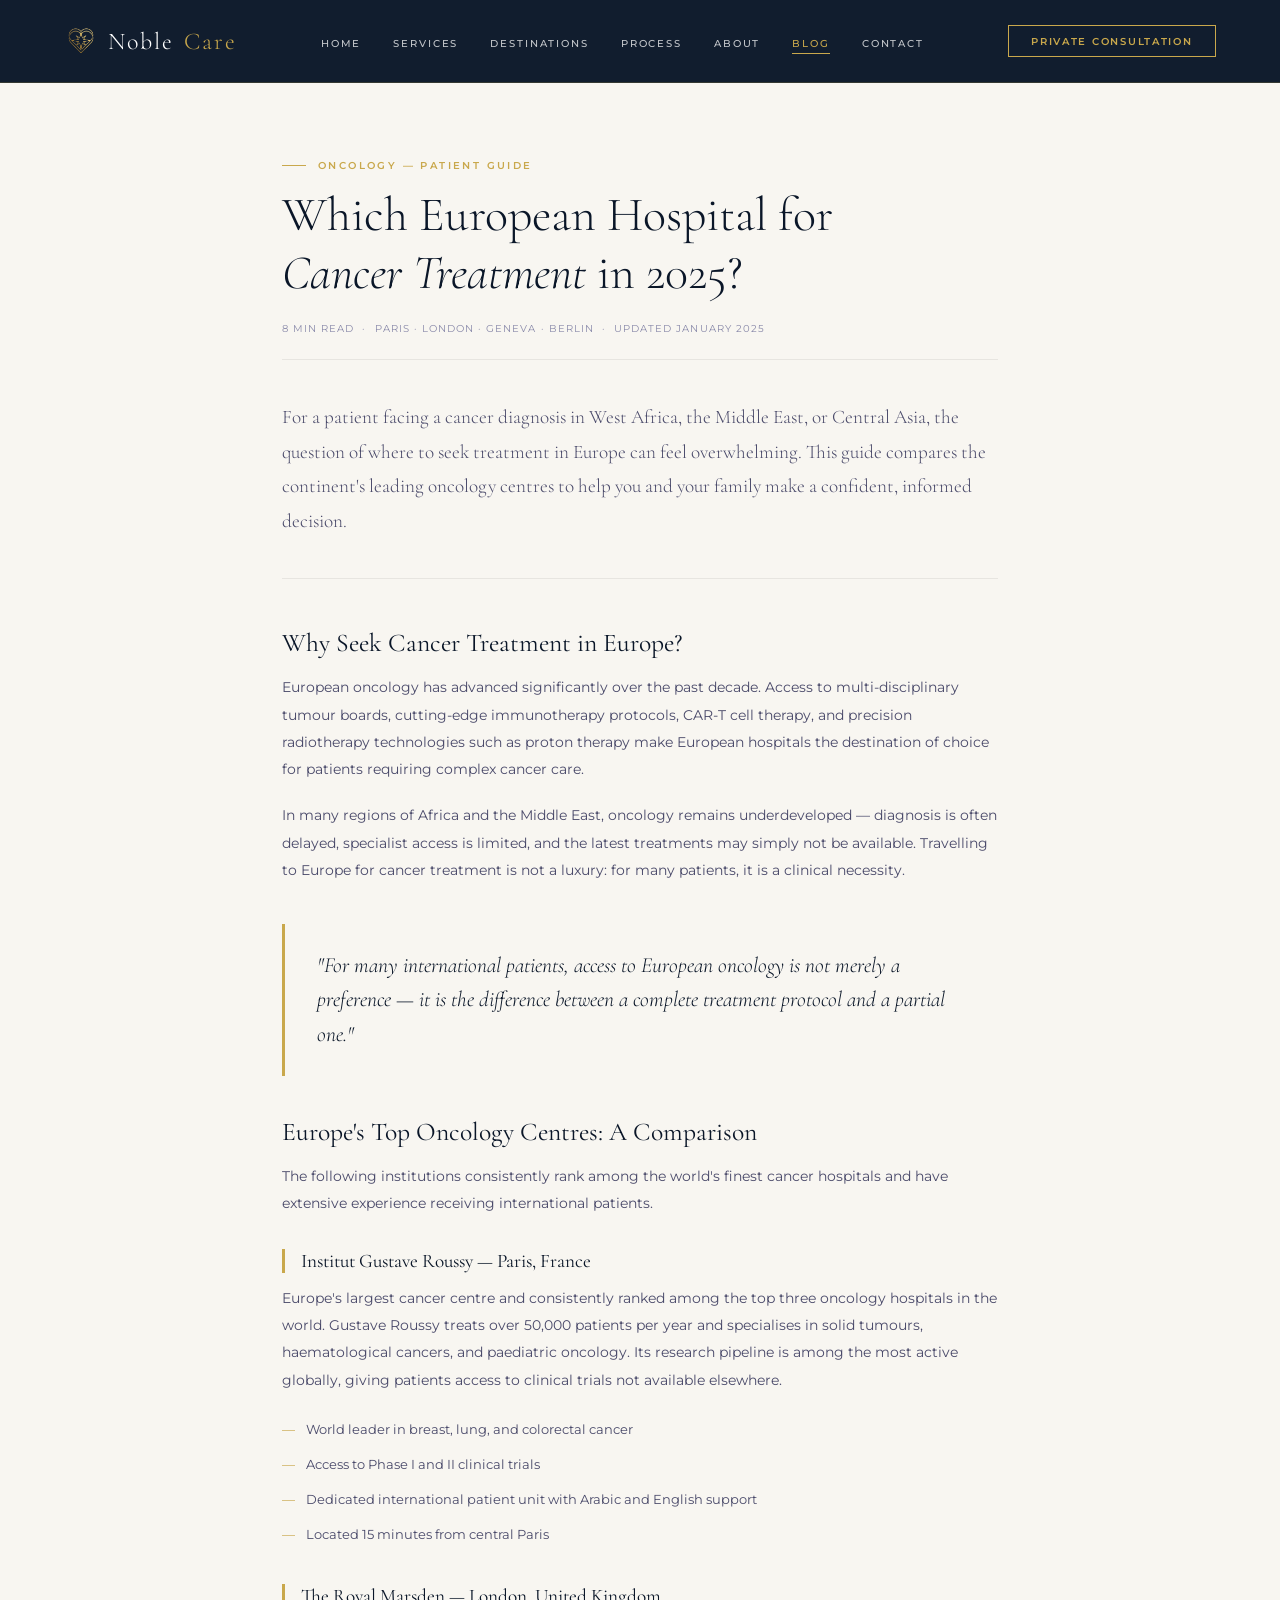
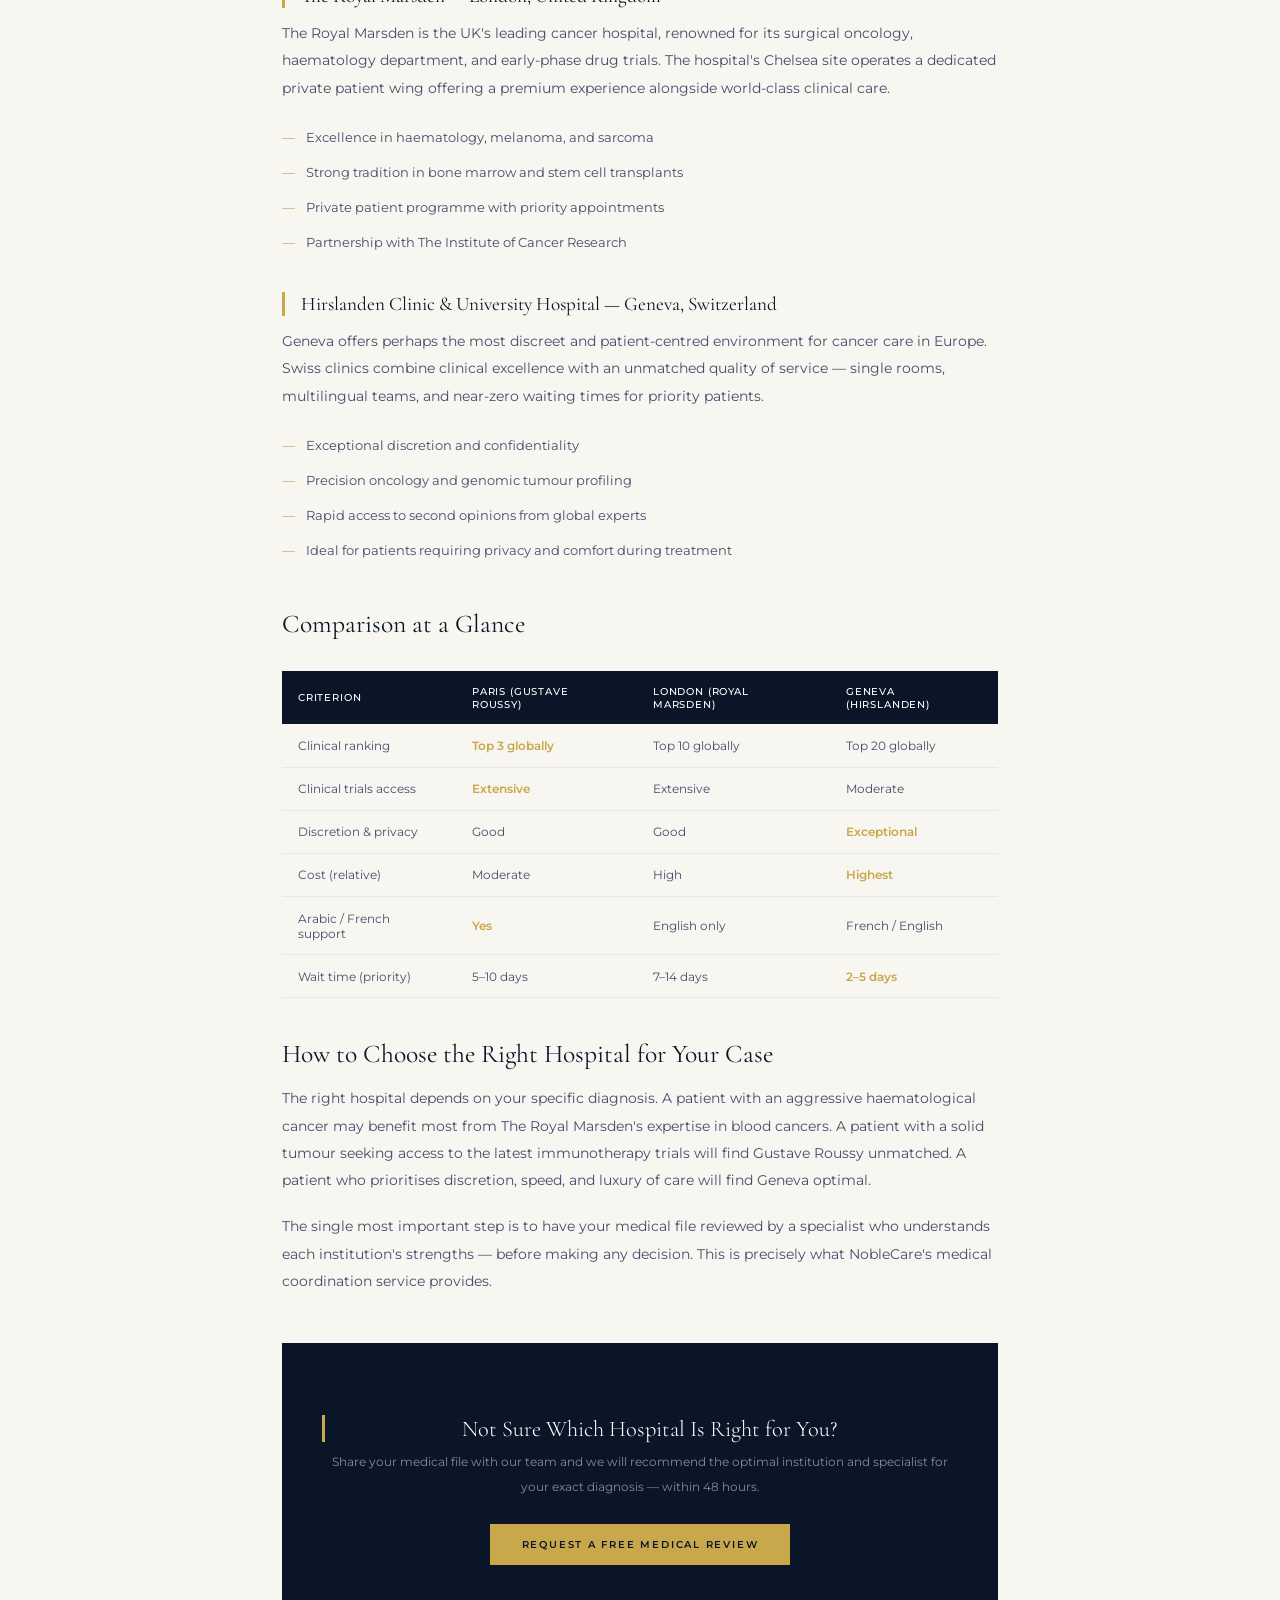
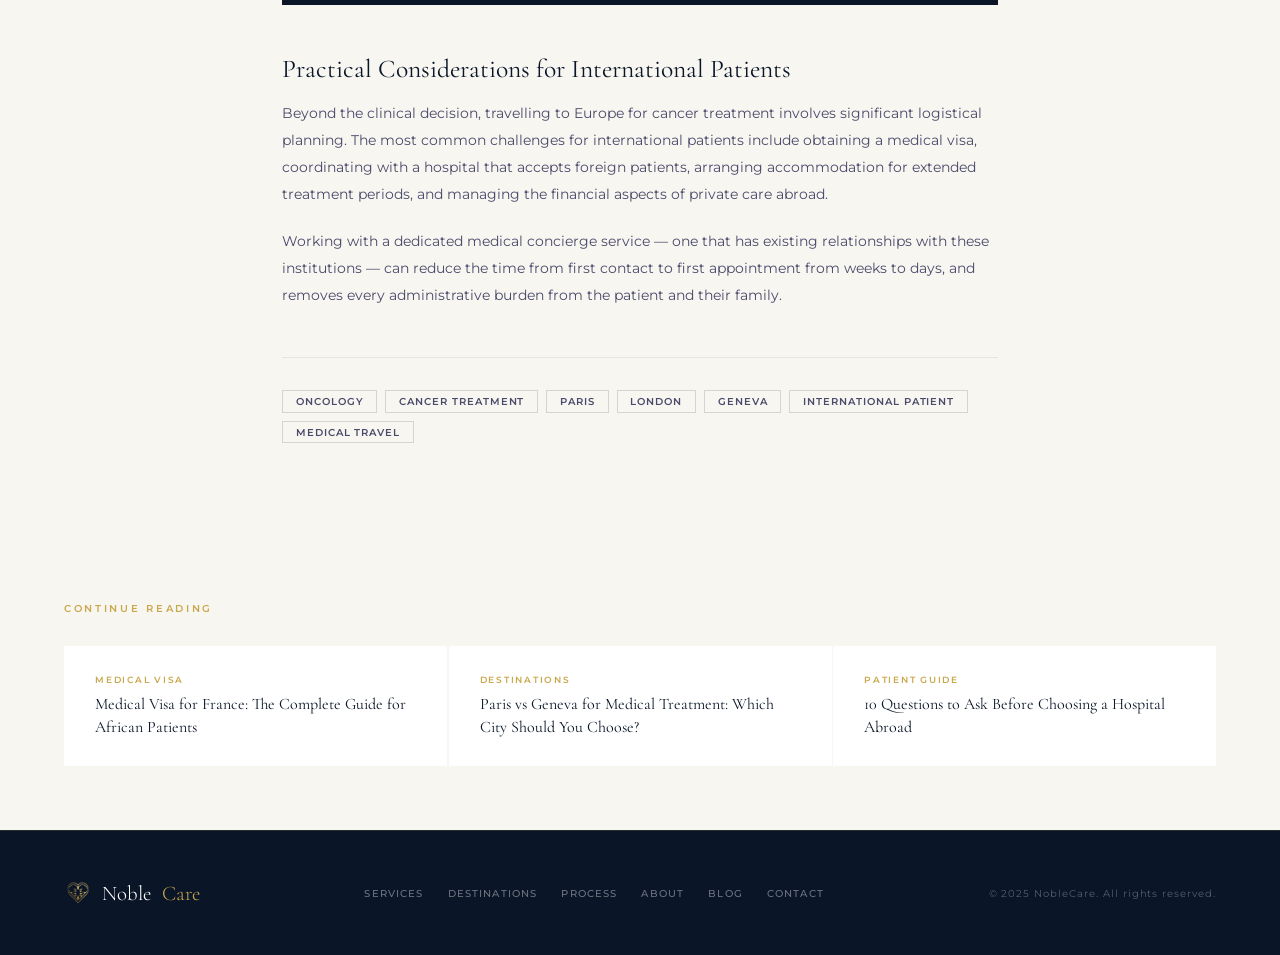
<file: article-cancer-europe.html>
<!DOCTYPE html>
<html lang="en">
<head>
<meta charset="UTF-8">
<meta name="viewport" content="width=device-width, initial-scale=1.0">
<title>Which European Hospital for Cancer Treatment in 2025? — NobleCare</title>
<meta name="description" content="A complete comparison of Europe's top oncology hospitals for international patients in 2025 — Institut Gustave Roussy, The Royal Marsden, and University Hospital Zurich.">
<meta name="keywords" content="cancer treatment Europe, best oncology hospital Europe, cancer hospital Paris, Royal Marsden, international patient cancer, medical travel cancer">
<link rel="preconnect" href="https://fonts.googleapis.com">
<link rel="preconnect" href="https://fonts.gstatic.com" crossorigin>
<link href="https://fonts.googleapis.com/css2?family=Cormorant+Garamond:ital,wght@0,300;0,400;0,500;1,300;1,400&family=Montserrat:wght@300;400;500;600&display=swap" rel="stylesheet">
<link rel="stylesheet" href="style.css">
<style>
  .article-wrap { max-width: 780px; margin: 0 auto; padding: 5rem 2rem 6rem; }
  .article-header { margin-bottom: 3rem; }
  .article-cat { font-size: 0.6rem; font-weight: 600; letter-spacing: 0.25em; text-transform: uppercase; color: var(--gold); margin-bottom: 1rem; display: flex; align-items: center; gap: 0.75rem; }
  .article-cat::before { content: ''; width: 24px; height: 1px; background: var(--gold); }
  .article-title { font-family: var(--serif); font-size: clamp(2rem, 4vw, 3rem); font-weight: 300; color: var(--navy); line-height: 1.2; margin-bottom: 1.25rem; }
  .article-title em { font-style: italic; }
  .article-meta { font-size: 0.65rem; color: var(--text-light); letter-spacing: 0.1em; text-transform: uppercase; padding-bottom: 1.5rem; border-bottom: 1px solid rgba(0,0,0,0.07); margin-bottom: 2.5rem; }
  .article-lead { font-family: var(--serif); font-size: 1.2rem; font-weight: 300; line-height: 1.8; color: var(--text-mid); margin-bottom: 2.5rem; padding-bottom: 2.5rem; border-bottom: 1px solid rgba(0,0,0,0.07); }
  .article-body h2 { font-family: var(--serif); font-size: 1.6rem; font-weight: 400; color: var(--navy); margin: 2.5rem 0 1rem; }
  .article-body h3 { font-family: var(--serif); font-size: 1.2rem; font-weight: 400; color: var(--navy); margin: 2rem 0 0.75rem; border-left: 3px solid var(--gold); padding-left: 1rem; }
  .article-body p { font-size: 0.85rem; line-height: 2; color: var(--text-mid); margin-bottom: 1.2rem; }
  .article-body ul { list-style: none; margin: 1rem 0 1.5rem; }
  .article-body ul li { font-size: 0.82rem; line-height: 1.8; color: var(--text-mid); padding: 0.35rem 0; padding-left: 1.5rem; position: relative; }
  .article-body ul li::before { content: '—'; position: absolute; left: 0; color: var(--gold); }
  .pullquote { font-family: var(--serif); font-size: 1.35rem; font-weight: 300; font-style: italic; color: var(--navy); border-left: 3px solid var(--gold); padding: 1.5rem 2rem; margin: 2.5rem 0; background: var(--off-white); line-height: 1.6; }
  .comparison-table { width: 100%; border-collapse: collapse; margin: 2rem 0; font-size: 0.75rem; }
  .comparison-table th { background: var(--navy); color: var(--white); font-weight: 500; letter-spacing: 0.08em; padding: 0.85rem 1rem; text-align: left; font-size: 0.65rem; text-transform: uppercase; }
  .comparison-table td { padding: 0.85rem 1rem; border-bottom: 1px solid rgba(0,0,0,0.06); color: var(--text-mid); }
  .comparison-table tr:nth-child(even) td { background: var(--off-white); }
  .comparison-table .gold { color: var(--gold); font-weight: 600; }
  .cta-box { background: var(--navy); padding: 2.5rem; margin: 3rem 0; text-align: center; }
  .cta-box p { font-size: 0.78rem; color: rgba(255,255,255,0.5); margin-bottom: 1.5rem; }
  .cta-box h3 { font-family: var(--serif); font-size: 1.4rem; color: var(--white); margin-bottom: 0.5rem; font-weight: 300; }
  .tag-list { display: flex; flex-wrap: wrap; gap: 0.5rem; margin-top: 3rem; padding-top: 2rem; border-top: 1px solid rgba(0,0,0,0.07); }
  .tag { font-size: 0.6rem; font-weight: 600; letter-spacing: 0.1em; text-transform: uppercase; padding: 0.3rem 0.8rem; border: 1px solid rgba(10,22,40,0.15); color: var(--text-mid); }
  .related { background: var(--off-white); padding: 4rem; }
  .related-grid { display: grid; grid-template-columns: repeat(3, 1fr); gap: 1.5px; margin-top: 2rem; }
  .related-card { background: var(--white); padding: 1.75rem; text-decoration: none; color: inherit; transition: border-left 0.3s; border-left: 3px solid transparent; }
  .related-card:hover { border-left-color: var(--gold); }
  .related-cat { font-size: 0.55rem; font-weight: 600; letter-spacing: 0.2em; text-transform: uppercase; color: var(--gold); margin-bottom: 0.5rem; }
  .related-title { font-family: var(--serif); font-size: 1rem; color: var(--navy); line-height: 1.4; }
  @media (max-width: 700px) { .related-grid { grid-template-columns: 1fr; } }
</style>
</head>
<body>

<nav>
  <a href="index.html" class="nav-logo"><img src="logo.png" alt="NobleCare">Noble<span>Care</span></a>
  <ul class="nav-links">
    <li><a href="index.html">Home</a></li>
    <li><a href="services.html">Services</a></li>
    <li><a href="destinations.html">Destinations</a></li>
    <li><a href="process.html">Process</a></li>
    <li><a href="about.html">About</a></li>
    <li><a href="blog.html" class="active">Blog</a></li>
    <li><a href="contact.html">Contact</a></li>
  </ul>
  <a href="contact.html" class="nav-cta">Private Consultation</a>
  <button class="menu-toggle" aria-label="Menu"><span></span><span></span><span></span></button>
</nav>

<div style="padding-top: 80px; background: var(--off-white);">
  <div class="article-wrap">
    <div class="article-header">
      <div class="article-cat">Oncology — Patient Guide</div>
      <h1 class="article-title">Which European Hospital for<br><em>Cancer Treatment</em> in 2025?</h1>
      <div class="article-meta">8 min read &nbsp;·&nbsp; Paris · London · Geneva · Berlin &nbsp;·&nbsp; Updated January 2025</div>
      <p class="article-lead">For a patient facing a cancer diagnosis in West Africa, the Middle East, or Central Asia, the question of where to seek treatment in Europe can feel overwhelming. This guide compares the continent's leading oncology centres to help you and your family make a confident, informed decision.</p>
    </div>

    <div class="article-body">
      <h2>Why Seek Cancer Treatment in Europe?</h2>
      <p>European oncology has advanced significantly over the past decade. Access to multi-disciplinary tumour boards, cutting-edge immunotherapy protocols, CAR-T cell therapy, and precision radiotherapy technologies such as proton therapy make European hospitals the destination of choice for patients requiring complex cancer care.</p>
      <p>In many regions of Africa and the Middle East, oncology remains underdeveloped — diagnosis is often delayed, specialist access is limited, and the latest treatments may simply not be available. Travelling to Europe for cancer treatment is not a luxury: for many patients, it is a clinical necessity.</p>

      <div class="pullquote">"For many international patients, access to European oncology is not merely a preference — it is the difference between a complete treatment protocol and a partial one."</div>

      <h2>Europe's Top Oncology Centres: A Comparison</h2>
      <p>The following institutions consistently rank among the world's finest cancer hospitals and have extensive experience receiving international patients.</p>

      <h3>Institut Gustave Roussy — Paris, France</h3>
      <p>Europe's largest cancer centre and consistently ranked among the top three oncology hospitals in the world. Gustave Roussy treats over 50,000 patients per year and specialises in solid tumours, haematological cancers, and paediatric oncology. Its research pipeline is among the most active globally, giving patients access to clinical trials not available elsewhere.</p>
      <ul>
        <li>World leader in breast, lung, and colorectal cancer</li>
        <li>Access to Phase I and II clinical trials</li>
        <li>Dedicated international patient unit with Arabic and English support</li>
        <li>Located 15 minutes from central Paris</li>
      </ul>

      <h3>The Royal Marsden — London, United Kingdom</h3>
      <p>The Royal Marsden is the UK's leading cancer hospital, renowned for its surgical oncology, haematology department, and early-phase drug trials. The hospital's Chelsea site operates a dedicated private patient wing offering a premium experience alongside world-class clinical care.</p>
      <ul>
        <li>Excellence in haematology, melanoma, and sarcoma</li>
        <li>Strong tradition in bone marrow and stem cell transplants</li>
        <li>Private patient programme with priority appointments</li>
        <li>Partnership with The Institute of Cancer Research</li>
      </ul>

      <h3>Hirslanden Clinic & University Hospital — Geneva, Switzerland</h3>
      <p>Geneva offers perhaps the most discreet and patient-centred environment for cancer care in Europe. Swiss clinics combine clinical excellence with an unmatched quality of service — single rooms, multilingual teams, and near-zero waiting times for priority patients.</p>
      <ul>
        <li>Exceptional discretion and confidentiality</li>
        <li>Precision oncology and genomic tumour profiling</li>
        <li>Rapid access to second opinions from global experts</li>
        <li>Ideal for patients requiring privacy and comfort during treatment</li>
      </ul>

      <h2>Comparison at a Glance</h2>
      <table class="comparison-table">
        <thead>
          <tr>
            <th>Criterion</th>
            <th>Paris (Gustave Roussy)</th>
            <th>London (Royal Marsden)</th>
            <th>Geneva (Hirslanden)</th>
          </tr>
        </thead>
        <tbody>
          <tr>
            <td>Clinical ranking</td>
            <td class="gold">Top 3 globally</td>
            <td>Top 10 globally</td>
            <td>Top 20 globally</td>
          </tr>
          <tr>
            <td>Clinical trials access</td>
            <td class="gold">Extensive</td>
            <td>Extensive</td>
            <td>Moderate</td>
          </tr>
          <tr>
            <td>Discretion & privacy</td>
            <td>Good</td>
            <td>Good</td>
            <td class="gold">Exceptional</td>
          </tr>
          <tr>
            <td>Cost (relative)</td>
            <td>Moderate</td>
            <td>High</td>
            <td class="gold">Highest</td>
          </tr>
          <tr>
            <td>Arabic / French support</td>
            <td class="gold">Yes</td>
            <td>English only</td>
            <td>French / English</td>
          </tr>
          <tr>
            <td>Wait time (priority)</td>
            <td>5–10 days</td>
            <td>7–14 days</td>
            <td class="gold">2–5 days</td>
          </tr>
        </tbody>
      </table>

      <h2>How to Choose the Right Hospital for Your Case</h2>
      <p>The right hospital depends on your specific diagnosis. A patient with an aggressive haematological cancer may benefit most from The Royal Marsden's expertise in blood cancers. A patient with a solid tumour seeking access to the latest immunotherapy trials will find Gustave Roussy unmatched. A patient who prioritises discretion, speed, and luxury of care will find Geneva optimal.</p>
      <p>The single most important step is to have your medical file reviewed by a specialist who understands each institution's strengths — before making any decision. This is precisely what NobleCare's medical coordination service provides.</p>

      <div class="cta-box">
        <h3>Not Sure Which Hospital Is Right for You?</h3>
        <p>Share your medical file with our team and we will recommend the optimal institution and specialist for your exact diagnosis — within 48 hours.</p>
        <a href="contact.html" class="btn-primary">Request a Free Medical Review</a>
      </div>

      <h2>Practical Considerations for International Patients</h2>
      <p>Beyond the clinical decision, travelling to Europe for cancer treatment involves significant logistical planning. The most common challenges for international patients include obtaining a medical visa, coordinating with a hospital that accepts foreign patients, arranging accommodation for extended treatment periods, and managing the financial aspects of private care abroad.</p>
      <p>Working with a dedicated medical concierge service — one that has existing relationships with these institutions — can reduce the time from first contact to first appointment from weeks to days, and removes every administrative burden from the patient and their family.</p>

      <div class="tag-list">
        <span class="tag">Oncology</span>
        <span class="tag">Cancer Treatment</span>
        <span class="tag">Paris</span>
        <span class="tag">London</span>
        <span class="tag">Geneva</span>
        <span class="tag">International Patient</span>
        <span class="tag">Medical Travel</span>
      </div>
    </div>
  </div>
</div>

<!-- RELATED -->
<div class="related">
  <div class="container">
    <p class="section-tag">Continue Reading</p>
    <div class="related-grid">
      <a href="article-medical-visa-france.html" class="related-card">
        <div class="related-cat">Medical Visa</div>
        <div class="related-title">Medical Visa for France: The Complete Guide for African Patients</div>
      </a>
      <a href="article-paris-vs-geneva.html" class="related-card">
        <div class="related-cat">Destinations</div>
        <div class="related-title">Paris vs Geneva for Medical Treatment: Which City Should You Choose?</div>
      </a>
      <a href="article-questions-hospital.html" class="related-card">
        <div class="related-cat">Patient Guide</div>
        <div class="related-title">10 Questions to Ask Before Choosing a Hospital Abroad</div>
      </a>
    </div>
  </div>
</div>

<footer>
  <div class="footer-inner">
    <a href="index.html" class="footer-logo"><img src="logo.png" alt="NobleCare">Noble<span>Care</span></a>
    <div class="footer-links">
      <a href="services.html">Services</a><a href="destinations.html">Destinations</a>
      <a href="process.html">Process</a><a href="about.html">About</a>
      <a href="blog.html">Blog</a><a href="contact.html">Contact</a>
    </div>
    <div class="footer-text">© 2025 NobleCare. All rights reserved.</div>
  </div>
</footer>
<script>
  window.addEventListener('scroll', () => { document.querySelector('nav').style.padding = window.scrollY > 50 ? '1rem 4rem' : '1.5rem 4rem'; });
</script>
</body>
</html>
</file>
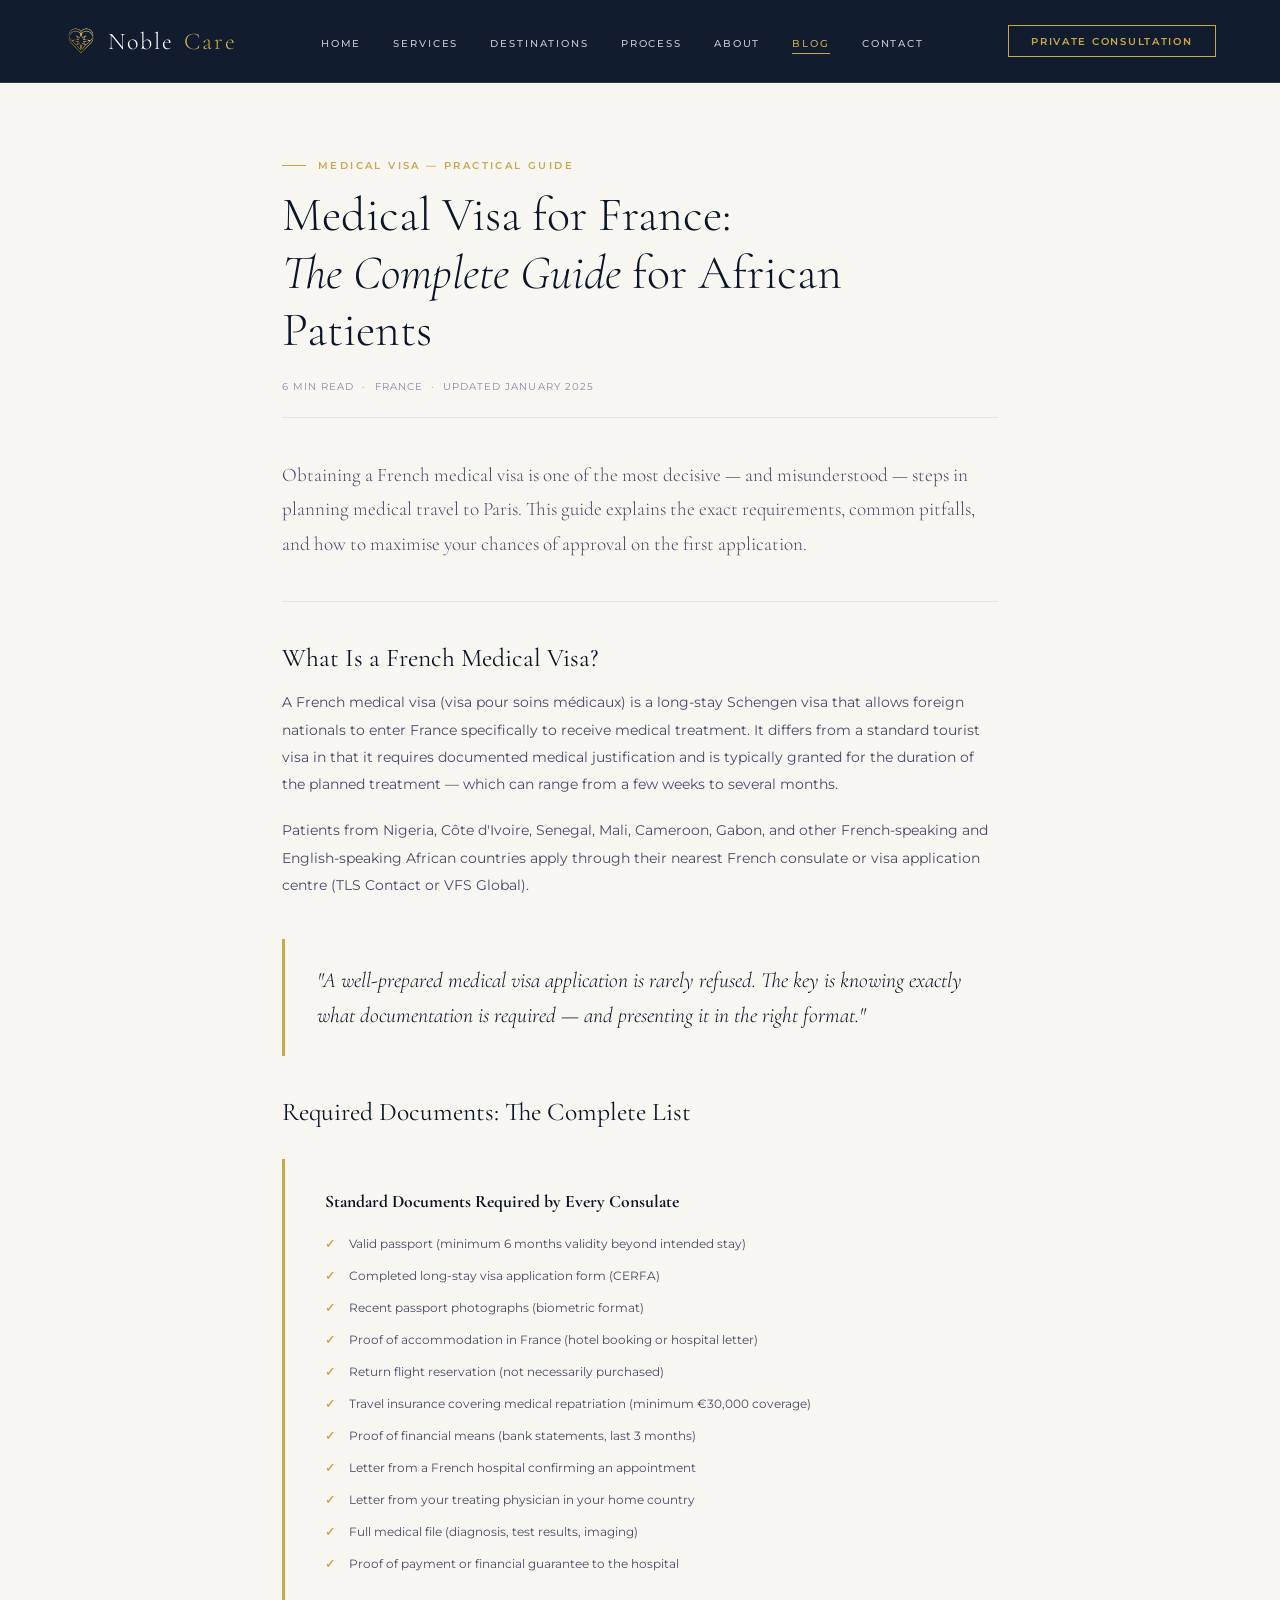
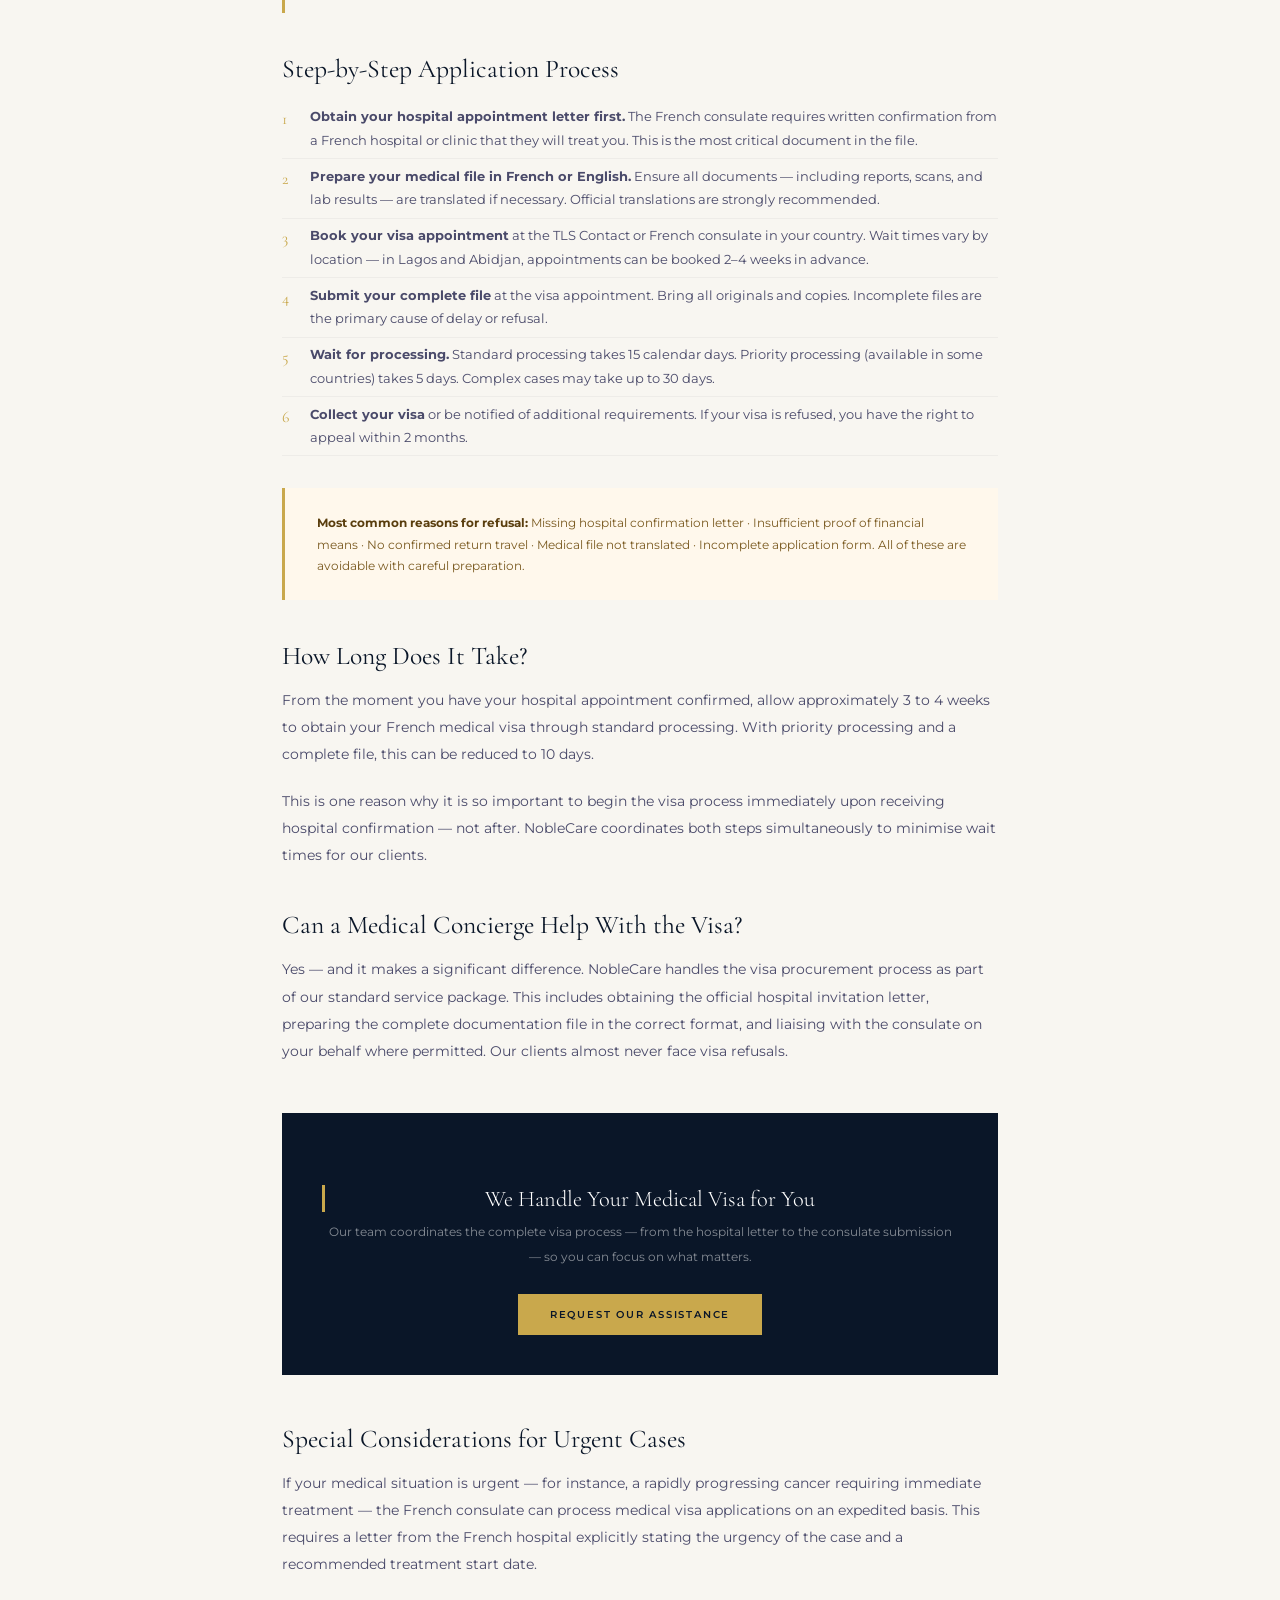
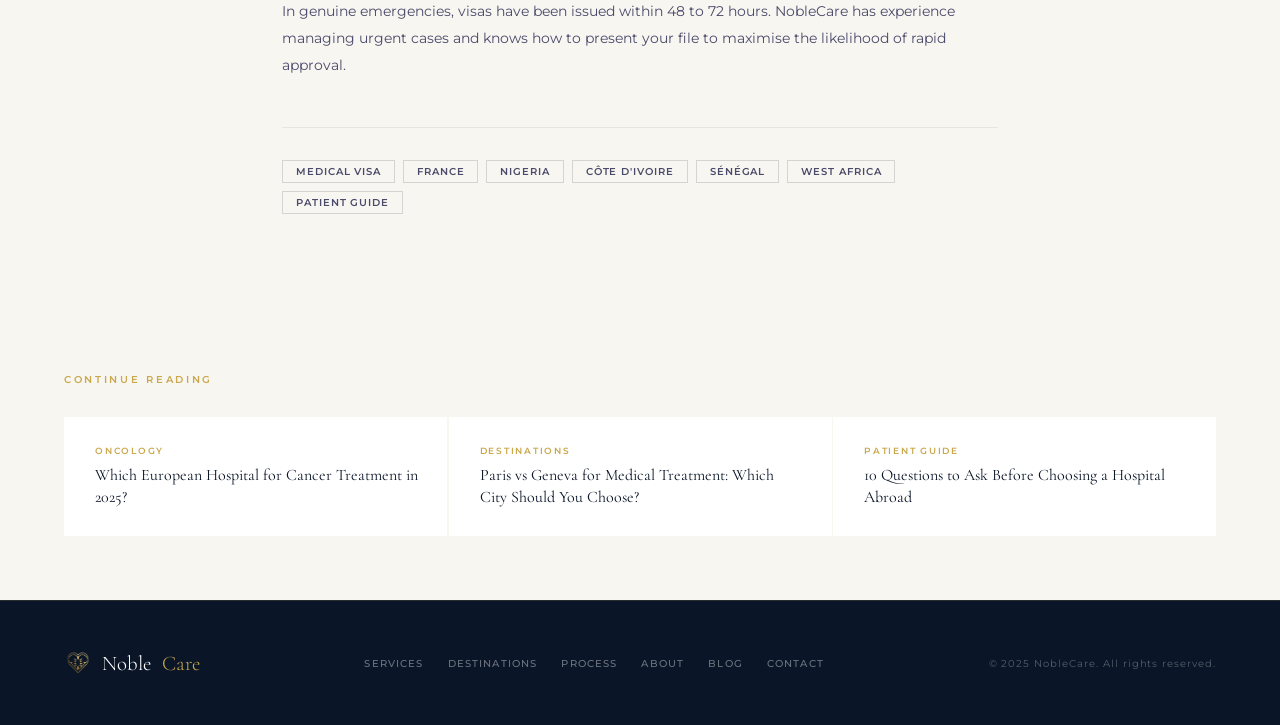
<file: article-medical-visa-france.html>
<!DOCTYPE html>
<html lang="en">
<head>
<meta charset="UTF-8">
<meta name="viewport" content="width=device-width, initial-scale=1.0">
<title>Medical Visa for France: Complete Guide for African Patients — NobleCare</title>
<meta name="description" content="Step-by-step guide to obtaining a French medical visa for patients from Nigeria, Côte d'Ivoire, Senegal and West Africa. Required documents, timelines and tips.">
<meta name="keywords" content="visa médical France, medical visa France Africa, visa médical Nigeria, visa soin France, french medical visa requirements, visa traitement médical France">
<link rel="preconnect" href="https://fonts.googleapis.com">
<link rel="preconnect" href="https://fonts.gstatic.com" crossorigin>
<link href="https://fonts.googleapis.com/css2?family=Cormorant+Garamond:ital,wght@0,300;0,400;0,500;1,300;1,400&family=Montserrat:wght@300;400;500;600&display=swap" rel="stylesheet">
<link rel="stylesheet" href="style.css">
<style>
  .article-wrap { max-width: 780px; margin: 0 auto; padding: 5rem 2rem 6rem; }
  .article-cat { font-size: 0.6rem; font-weight: 600; letter-spacing: 0.25em; text-transform: uppercase; color: var(--gold); margin-bottom: 1rem; display: flex; align-items: center; gap: 0.75rem; }
  .article-cat::before { content: ''; width: 24px; height: 1px; background: var(--gold); }
  .article-title { font-family: var(--serif); font-size: clamp(2rem, 4vw, 3rem); font-weight: 300; color: var(--navy); line-height: 1.2; margin-bottom: 1.25rem; }
  .article-title em { font-style: italic; }
  .article-meta { font-size: 0.65rem; color: var(--text-light); letter-spacing: 0.1em; text-transform: uppercase; padding-bottom: 1.5rem; border-bottom: 1px solid rgba(0,0,0,0.07); margin-bottom: 2.5rem; }
  .article-lead { font-family: var(--serif); font-size: 1.2rem; font-weight: 300; line-height: 1.8; color: var(--text-mid); margin-bottom: 2.5rem; padding-bottom: 2.5rem; border-bottom: 1px solid rgba(0,0,0,0.07); }
  .article-body h2 { font-family: var(--serif); font-size: 1.6rem; font-weight: 400; color: var(--navy); margin: 2.5rem 0 1rem; }
  .article-body h3 { font-family: var(--serif); font-size: 1.2rem; font-weight: 400; color: var(--navy); margin: 2rem 0 0.75rem; border-left: 3px solid var(--gold); padding-left: 1rem; }
  .article-body p { font-size: 0.85rem; line-height: 2; color: var(--text-mid); margin-bottom: 1.2rem; }
  .article-body ul, .article-body ol { margin: 1rem 0 1.5rem; padding-left: 0; list-style: none; }
  .article-body ul li, .article-body ol li { font-size: 0.82rem; line-height: 1.8; color: var(--text-mid); padding: 0.35rem 0 0.35rem 1.75rem; position: relative; border-bottom: 1px solid rgba(0,0,0,0.04); }
  .article-body ul li::before { content: '—'; position: absolute; left: 0; color: var(--gold); }
  .article-body ol { counter-reset: steps; }
  .article-body ol li { counter-increment: steps; }
  .article-body ol li::before { content: counter(steps); position: absolute; left: 0; color: var(--gold); font-family: var(--serif); font-size: 1rem; font-weight: 400; }
  .pullquote { font-family: var(--serif); font-size: 1.35rem; font-weight: 300; font-style: italic; color: var(--navy); border-left: 3px solid var(--gold); padding: 1.5rem 2rem; margin: 2.5rem 0; background: var(--off-white); line-height: 1.6; }
  .checklist-box { background: var(--off-white); border-left: 3px solid var(--gold); padding: 2rem 2.5rem; margin: 2rem 0; }
  .checklist-box h4 { font-family: var(--serif); font-size: 1.1rem; color: var(--navy); margin-bottom: 1rem; }
  .checklist-box ul { margin: 0; }
  .checklist-box ul li { font-size: 0.78rem; color: var(--text-mid); padding: 0.3rem 0 0.3rem 1.5rem; border: none; }
  .checklist-box ul li::before { content: '✓'; color: var(--gold); font-weight: 600; }
  .warning-box { background: #fff8ec; border-left: 3px solid #c9a84c; padding: 1.5rem 2rem; margin: 2rem 0; }
  .warning-box p { font-size: 0.78rem; color: #7a5a20; margin: 0; line-height: 1.7; }
  .warning-box strong { color: #5a3e0e; }
  .cta-box { background: var(--navy); padding: 2.5rem; margin: 3rem 0; text-align: center; }
  .cta-box p { font-size: 0.78rem; color: rgba(255,255,255,0.5); margin-bottom: 1.5rem; }
  .cta-box h3 { font-family: var(--serif); font-size: 1.4rem; color: var(--white); margin-bottom: 0.5rem; font-weight: 300; }
  .tag-list { display: flex; flex-wrap: wrap; gap: 0.5rem; margin-top: 3rem; padding-top: 2rem; border-top: 1px solid rgba(0,0,0,0.07); }
  .tag { font-size: 0.6rem; font-weight: 600; letter-spacing: 0.1em; text-transform: uppercase; padding: 0.3rem 0.8rem; border: 1px solid rgba(10,22,40,0.15); color: var(--text-mid); }
  .related { background: var(--off-white); padding: 4rem; }
  .related-grid { display: grid; grid-template-columns: repeat(3, 1fr); gap: 1.5px; margin-top: 2rem; }
  .related-card { background: var(--white); padding: 1.75rem; text-decoration: none; color: inherit; border-left: 3px solid transparent; transition: border-color 0.3s; }
  .related-card:hover { border-left-color: var(--gold); }
  .related-cat { font-size: 0.55rem; font-weight: 600; letter-spacing: 0.2em; text-transform: uppercase; color: var(--gold); margin-bottom: 0.5rem; }
  .related-title { font-family: var(--serif); font-size: 1rem; color: var(--navy); line-height: 1.4; }
  @media (max-width: 700px) { .related-grid { grid-template-columns: 1fr; } }
</style>
</head>
<body>

<nav>
  <a href="index.html" class="nav-logo"><img src="logo.png" alt="NobleCare">Noble<span>Care</span></a>
  <ul class="nav-links">
    <li><a href="index.html">Home</a></li>
    <li><a href="services.html">Services</a></li>
    <li><a href="destinations.html">Destinations</a></li>
    <li><a href="process.html">Process</a></li>
    <li><a href="about.html">About</a></li>
    <li><a href="blog.html" class="active">Blog</a></li>
    <li><a href="contact.html">Contact</a></li>
  </ul>
  <a href="contact.html" class="nav-cta">Private Consultation</a>
  <button class="menu-toggle" aria-label="Menu"><span></span><span></span><span></span></button>
</nav>

<div style="padding-top: 80px; background: var(--off-white);">
  <div class="article-wrap">
    <div class="article-cat">Medical Visa — Practical Guide</div>
    <h1 class="article-title">Medical Visa for France:<br><em>The Complete Guide</em> for African Patients</h1>
    <div class="article-meta">6 min read &nbsp;·&nbsp; France &nbsp;·&nbsp; Updated January 2025</div>
    <p class="article-lead">Obtaining a French medical visa is one of the most decisive — and misunderstood — steps in planning medical travel to Paris. This guide explains the exact requirements, common pitfalls, and how to maximise your chances of approval on the first application.</p>

    <div class="article-body">
      <h2>What Is a French Medical Visa?</h2>
      <p>A French medical visa (visa pour soins médicaux) is a long-stay Schengen visa that allows foreign nationals to enter France specifically to receive medical treatment. It differs from a standard tourist visa in that it requires documented medical justification and is typically granted for the duration of the planned treatment — which can range from a few weeks to several months.</p>
      <p>Patients from Nigeria, Côte d'Ivoire, Senegal, Mali, Cameroon, Gabon, and other French-speaking and English-speaking African countries apply through their nearest French consulate or visa application centre (TLS Contact or VFS Global).</p>

      <div class="pullquote">"A well-prepared medical visa application is rarely refused. The key is knowing exactly what documentation is required — and presenting it in the right format."</div>

      <h2>Required Documents: The Complete List</h2>

      <div class="checklist-box">
        <h4>Standard Documents Required by Every Consulate</h4>
        <ul>
          <li>Valid passport (minimum 6 months validity beyond intended stay)</li>
          <li>Completed long-stay visa application form (CERFA)</li>
          <li>Recent passport photographs (biometric format)</li>
          <li>Proof of accommodation in France (hotel booking or hospital letter)</li>
          <li>Return flight reservation (not necessarily purchased)</li>
          <li>Travel insurance covering medical repatriation (minimum €30,000 coverage)</li>
          <li>Proof of financial means (bank statements, last 3 months)</li>
          <li>Letter from a French hospital confirming an appointment</li>
          <li>Letter from your treating physician in your home country</li>
          <li>Full medical file (diagnosis, test results, imaging)</li>
          <li>Proof of payment or financial guarantee to the hospital</li>
        </ul>
      </div>

      <h2>Step-by-Step Application Process</h2>
      <ol>
        <li><strong>Obtain your hospital appointment letter first.</strong> The French consulate requires written confirmation from a French hospital or clinic that they will treat you. This is the most critical document in the file.</li>
        <li><strong>Prepare your medical file in French or English.</strong> Ensure all documents — including reports, scans, and lab results — are translated if necessary. Official translations are strongly recommended.</li>
        <li><strong>Book your visa appointment</strong> at the TLS Contact or French consulate in your country. Wait times vary by location — in Lagos and Abidjan, appointments can be booked 2–4 weeks in advance.</li>
        <li><strong>Submit your complete file</strong> at the visa appointment. Bring all originals and copies. Incomplete files are the primary cause of delay or refusal.</li>
        <li><strong>Wait for processing.</strong> Standard processing takes 15 calendar days. Priority processing (available in some countries) takes 5 days. Complex cases may take up to 30 days.</li>
        <li><strong>Collect your visa</strong> or be notified of additional requirements. If your visa is refused, you have the right to appeal within 2 months.</li>
      </ol>

      <div class="warning-box">
        <p><strong>Most common reasons for refusal:</strong> Missing hospital confirmation letter · Insufficient proof of financial means · No confirmed return travel · Medical file not translated · Incomplete application form. All of these are avoidable with careful preparation.</p>
      </div>

      <h2>How Long Does It Take?</h2>
      <p>From the moment you have your hospital appointment confirmed, allow approximately 3 to 4 weeks to obtain your French medical visa through standard processing. With priority processing and a complete file, this can be reduced to 10 days.</p>
      <p>This is one reason why it is so important to begin the visa process immediately upon receiving hospital confirmation — not after. NobleCare coordinates both steps simultaneously to minimise wait times for our clients.</p>

      <h2>Can a Medical Concierge Help With the Visa?</h2>
      <p>Yes — and it makes a significant difference. NobleCare handles the visa procurement process as part of our standard service package. This includes obtaining the official hospital invitation letter, preparing the complete documentation file in the correct format, and liaising with the consulate on your behalf where permitted. Our clients almost never face visa refusals.</p>

      <div class="cta-box">
        <h3>We Handle Your Medical Visa for You</h3>
        <p>Our team coordinates the complete visa process — from the hospital letter to the consulate submission — so you can focus on what matters.</p>
        <a href="contact.html" class="btn-primary">Request Our Assistance</a>
      </div>

      <h2>Special Considerations for Urgent Cases</h2>
      <p>If your medical situation is urgent — for instance, a rapidly progressing cancer requiring immediate treatment — the French consulate can process medical visa applications on an expedited basis. This requires a letter from the French hospital explicitly stating the urgency of the case and a recommended treatment start date.</p>
      <p>In genuine emergencies, visas have been issued within 48 to 72 hours. NobleCare has experience managing urgent cases and knows how to present your file to maximise the likelihood of rapid approval.</p>

      <div class="tag-list">
        <span class="tag">Medical Visa</span>
        <span class="tag">France</span>
        <span class="tag">Nigeria</span>
        <span class="tag">Côte d'Ivoire</span>
        <span class="tag">Sénégal</span>
        <span class="tag">West Africa</span>
        <span class="tag">Patient Guide</span>
      </div>
    </div>
  </div>
</div>

<div class="related">
  <div class="container">
    <p class="section-tag">Continue Reading</p>
    <div class="related-grid">
      <a href="article-cancer-europe.html" class="related-card">
        <div class="related-cat">Oncology</div>
        <div class="related-title">Which European Hospital for Cancer Treatment in 2025?</div>
      </a>
      <a href="article-paris-vs-geneva.html" class="related-card">
        <div class="related-cat">Destinations</div>
        <div class="related-title">Paris vs Geneva for Medical Treatment: Which City Should You Choose?</div>
      </a>
      <a href="article-questions-hospital.html" class="related-card">
        <div class="related-cat">Patient Guide</div>
        <div class="related-title">10 Questions to Ask Before Choosing a Hospital Abroad</div>
      </a>
    </div>
  </div>
</div>

<footer>
  <div class="footer-inner">
    <a href="index.html" class="footer-logo"><img src="logo.png" alt="NobleCare">Noble<span>Care</span></a>
    <div class="footer-links">
      <a href="services.html">Services</a><a href="destinations.html">Destinations</a>
      <a href="process.html">Process</a><a href="about.html">About</a>
      <a href="blog.html">Blog</a><a href="contact.html">Contact</a>
    </div>
    <div class="footer-text">© 2025 NobleCare. All rights reserved.</div>
  </div>
</footer>
<script>
  window.addEventListener('scroll', () => { document.querySelector('nav').style.padding = window.scrollY > 50 ? '1rem 4rem' : '1.5rem 4rem'; });
</script>
</body>
</html>
</file>
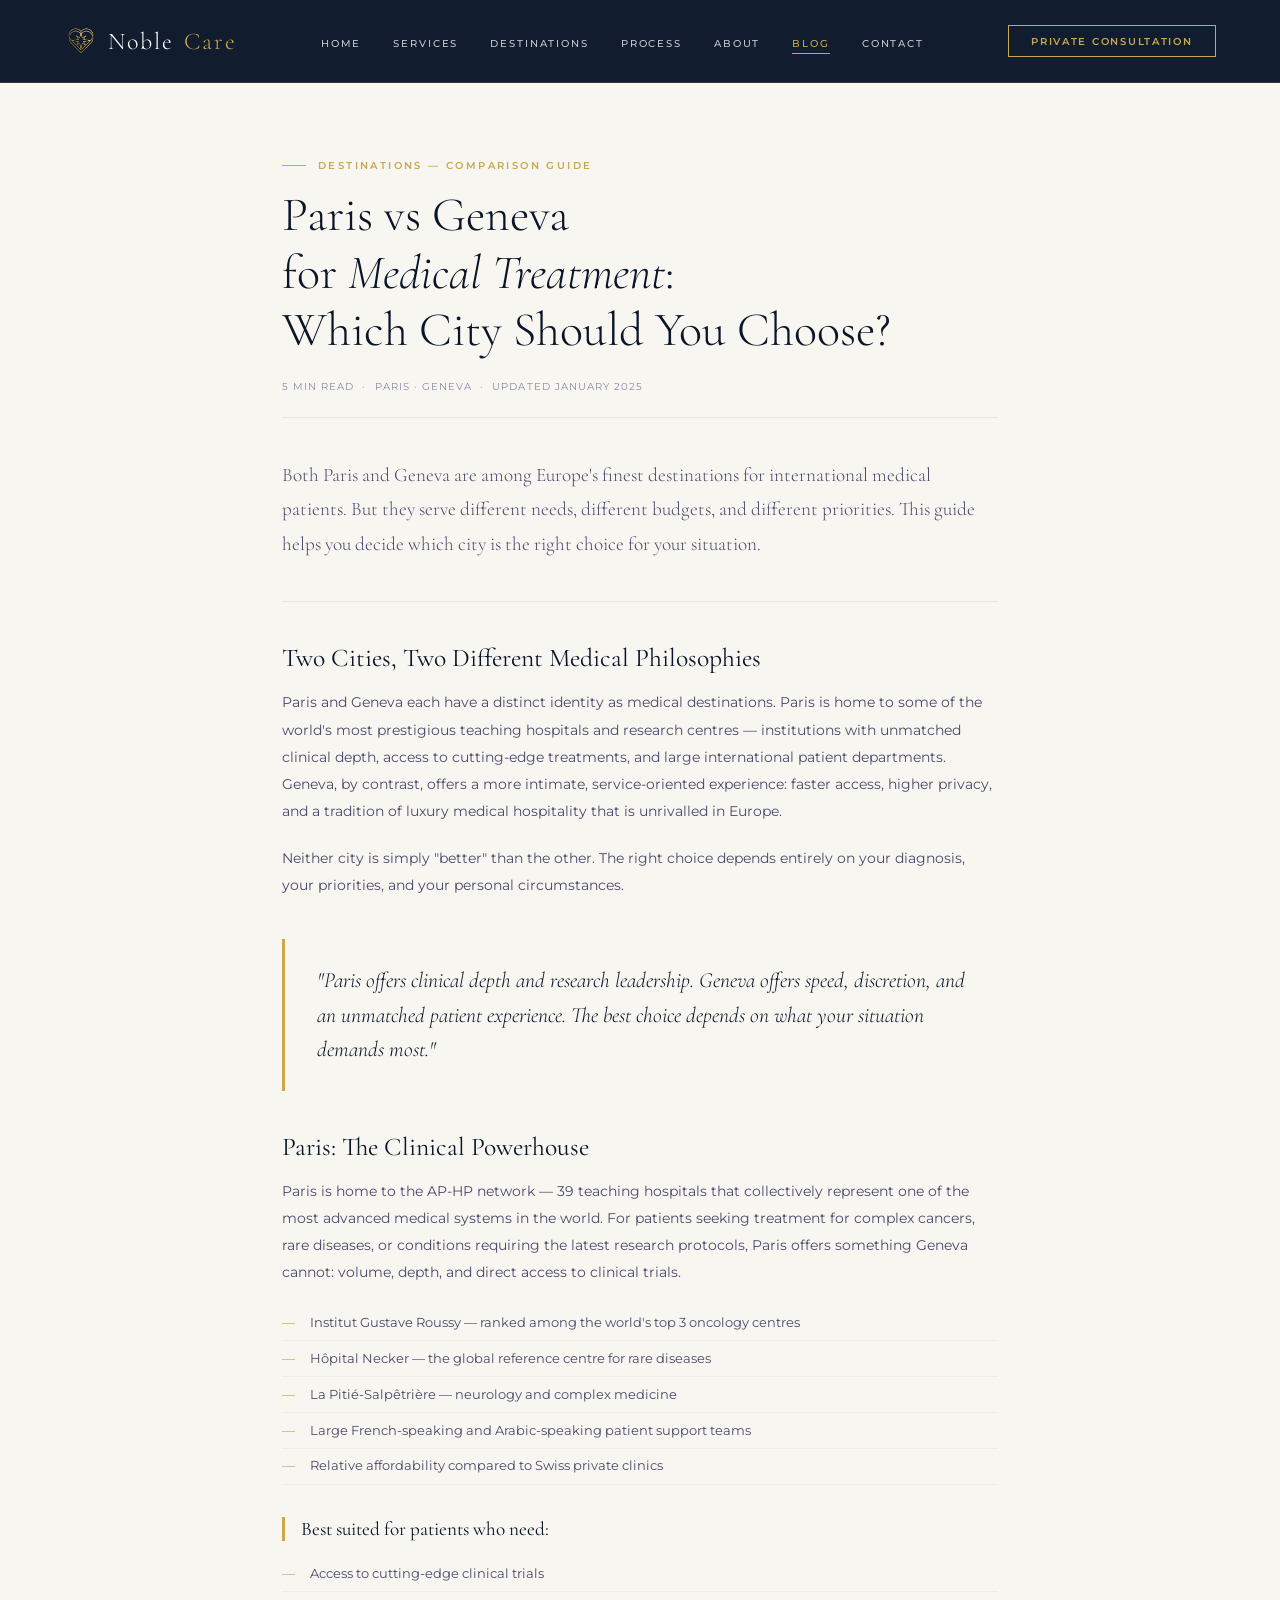
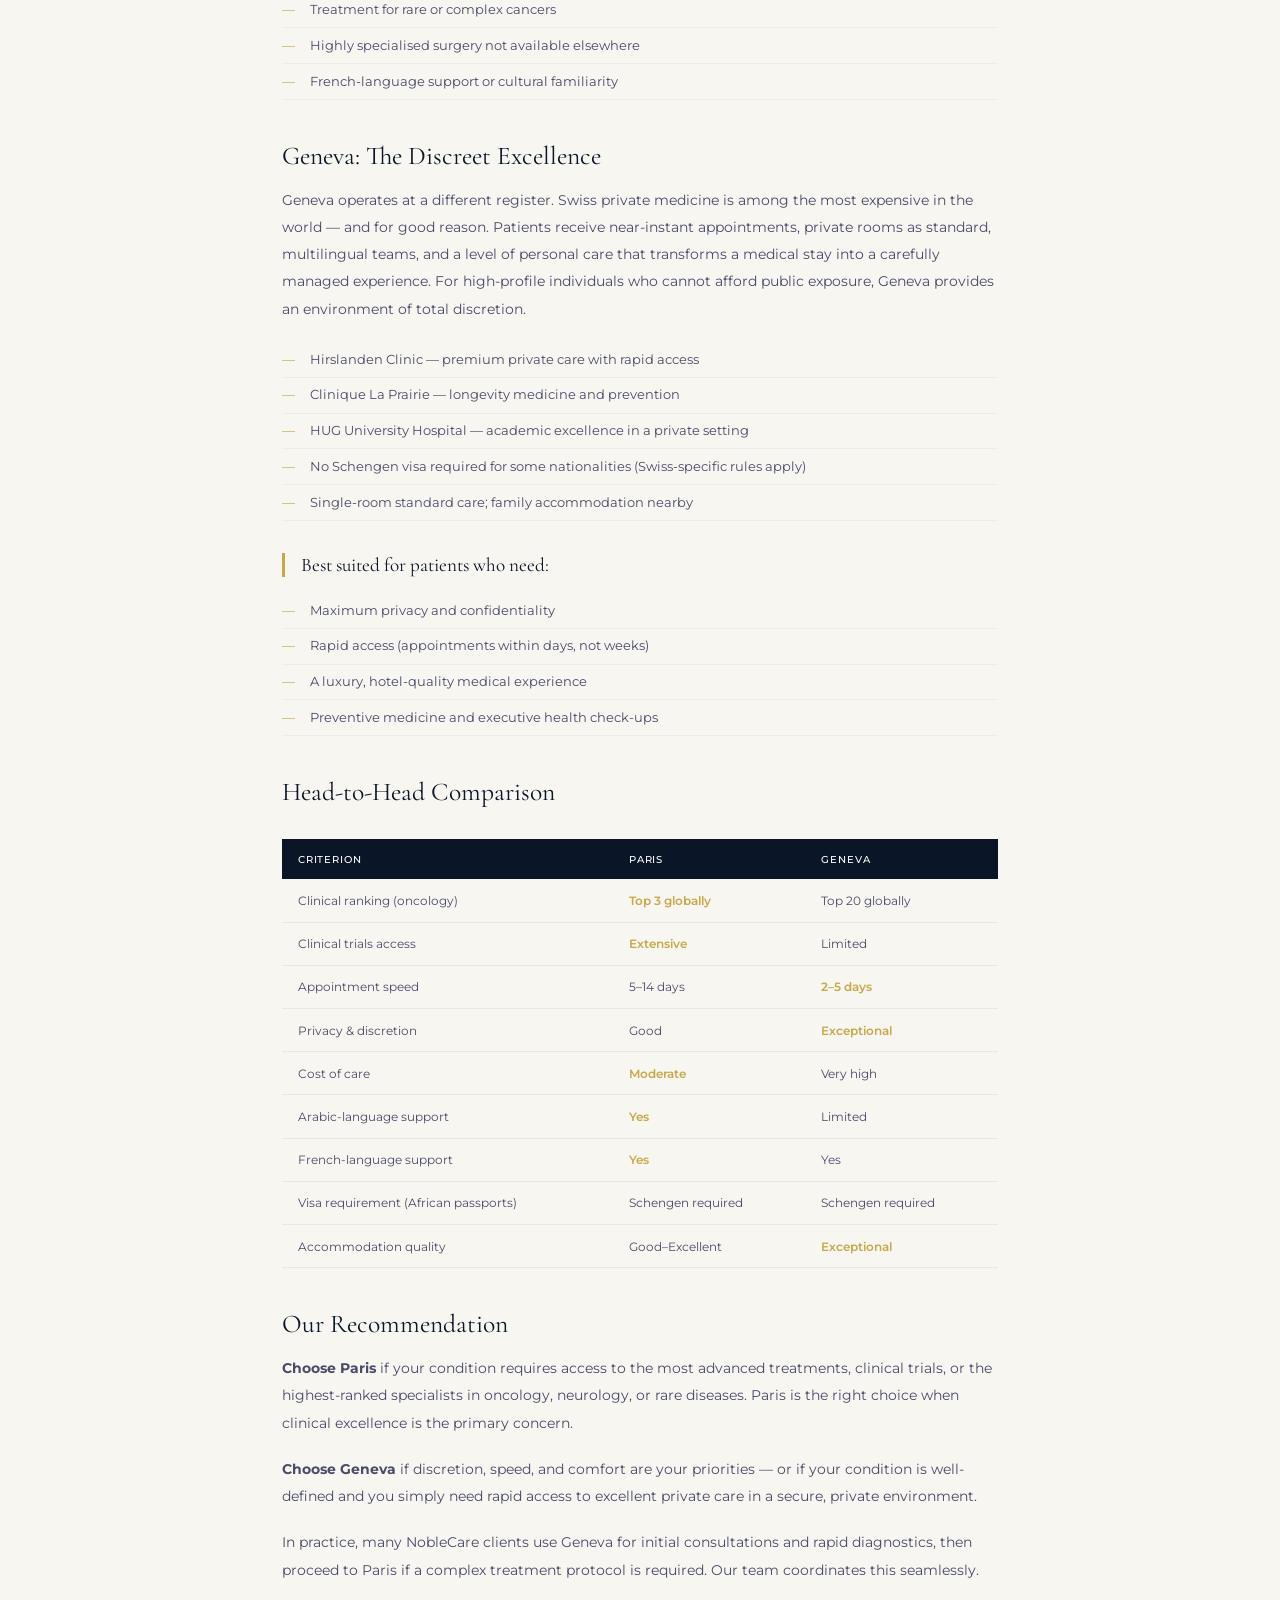
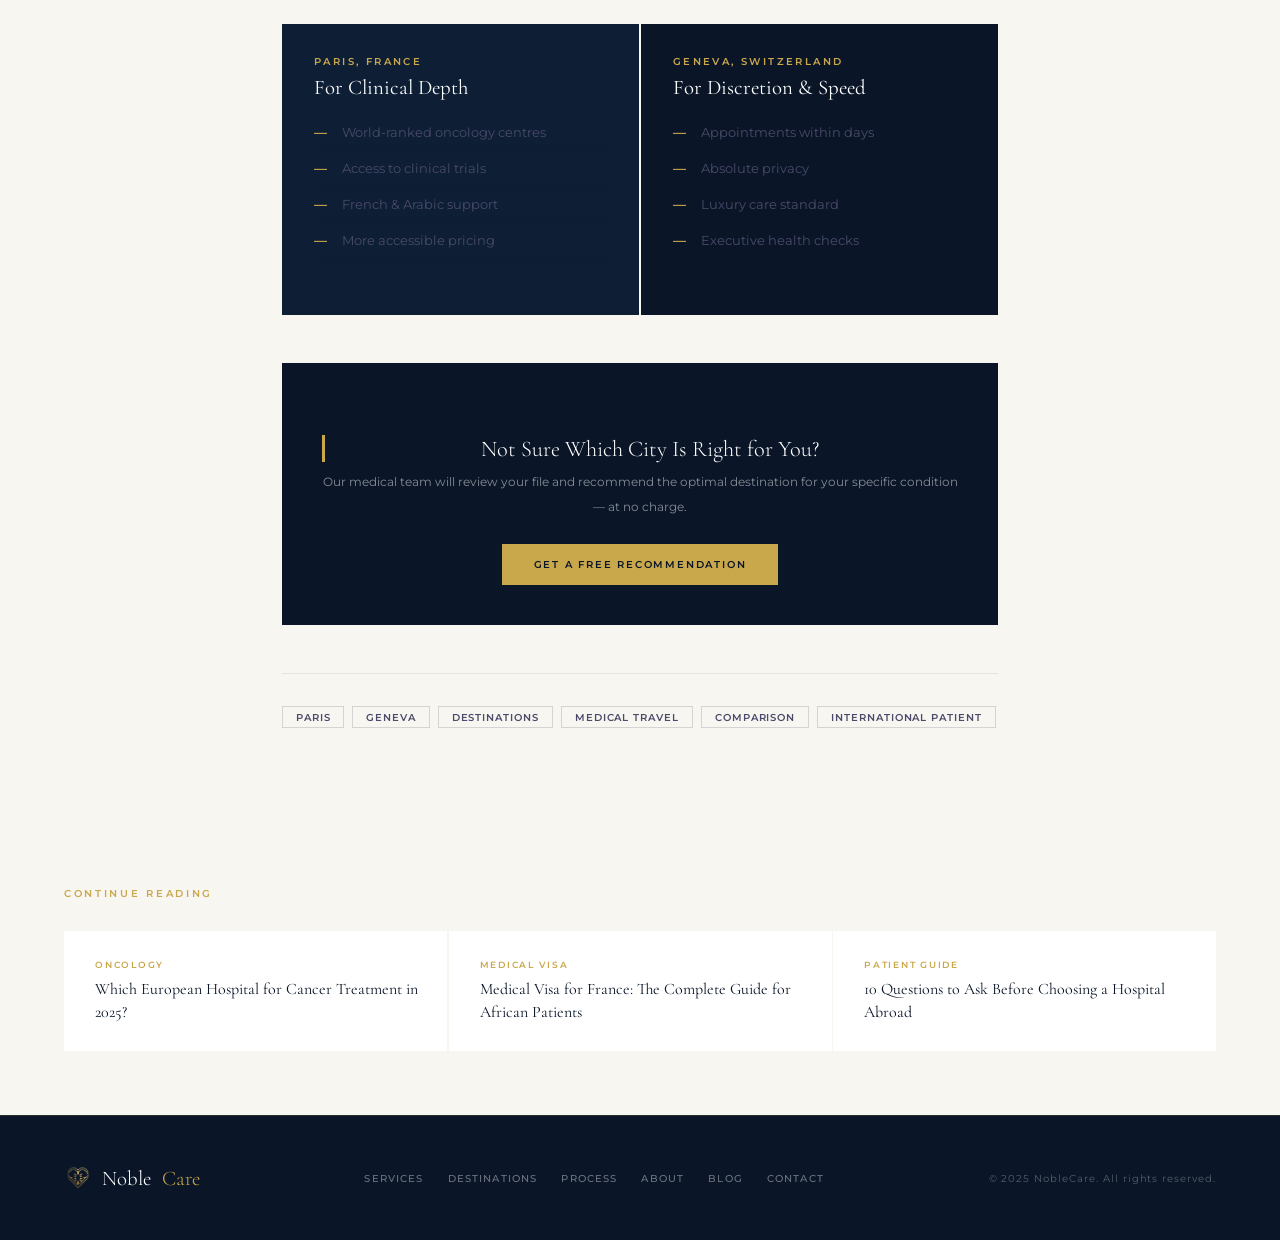
<file: article-paris-vs-geneva.html>
<!DOCTYPE html>
<html lang="en">
<head>
<meta charset="UTF-8">
<meta name="viewport" content="width=device-width, initial-scale=1.0">
<title>Paris vs Geneva for Medical Treatment: Which City Should You Choose? — NobleCare</title>
<meta name="description" content="A detailed comparison of Paris and Geneva for international medical patients — costs, specialities, discretion, visa requirements and quality of care.">
<meta name="keywords" content="Paris Geneva medical treatment, medical tourism Paris vs Geneva, best city medical treatment Europe, treatment Geneva hospital, treatment Paris hospital international patient">
<link rel="preconnect" href="https://fonts.googleapis.com">
<link rel="preconnect" href="https://fonts.gstatic.com" crossorigin>
<link href="https://fonts.googleapis.com/css2?family=Cormorant+Garamond:ital,wght@0,300;0,400;0,500;1,300;1,400&family=Montserrat:wght@300;400;500;600&display=swap" rel="stylesheet">
<link rel="stylesheet" href="style.css">
<style>
  .article-wrap { max-width: 780px; margin: 0 auto; padding: 5rem 2rem 6rem; }
  .article-cat { font-size: 0.6rem; font-weight: 600; letter-spacing: 0.25em; text-transform: uppercase; color: var(--gold); margin-bottom: 1rem; display: flex; align-items: center; gap: 0.75rem; }
  .article-cat::before { content: ''; width: 24px; height: 1px; background: var(--gold); }
  .article-title { font-family: var(--serif); font-size: clamp(2rem, 4vw, 3rem); font-weight: 300; color: var(--navy); line-height: 1.2; margin-bottom: 1.25rem; }
  .article-title em { font-style: italic; }
  .article-meta { font-size: 0.65rem; color: var(--text-light); letter-spacing: 0.1em; text-transform: uppercase; padding-bottom: 1.5rem; border-bottom: 1px solid rgba(0,0,0,0.07); margin-bottom: 2.5rem; }
  .article-lead { font-family: var(--serif); font-size: 1.2rem; font-weight: 300; line-height: 1.8; color: var(--text-mid); margin-bottom: 2.5rem; padding-bottom: 2.5rem; border-bottom: 1px solid rgba(0,0,0,0.07); }
  .article-body h2 { font-family: var(--serif); font-size: 1.6rem; font-weight: 400; color: var(--navy); margin: 2.5rem 0 1rem; }
  .article-body h3 { font-family: var(--serif); font-size: 1.2rem; font-weight: 400; color: var(--navy); margin: 2rem 0 0.75rem; border-left: 3px solid var(--gold); padding-left: 1rem; }
  .article-body p { font-size: 0.85rem; line-height: 2; color: var(--text-mid); margin-bottom: 1.2rem; }
  .article-body ul { list-style: none; margin: 1rem 0 1.5rem; padding: 0; }
  .article-body ul li { font-size: 0.82rem; line-height: 1.8; color: var(--text-mid); padding: 0.35rem 0 0.35rem 1.75rem; position: relative; border-bottom: 1px solid rgba(0,0,0,0.04); }
  .article-body ul li::before { content: '—'; position: absolute; left: 0; color: var(--gold); }
  .pullquote { font-family: var(--serif); font-size: 1.35rem; font-weight: 300; font-style: italic; color: var(--navy); border-left: 3px solid var(--gold); padding: 1.5rem 2rem; margin: 2.5rem 0; background: var(--off-white); line-height: 1.6; }
  .verdict-grid { display: grid; grid-template-columns: 1fr 1fr; gap: 1.5px; margin: 2.5rem 0; }
  .verdict-card { padding: 2rem; }
  .verdict-card.paris { background: #0d1e35; }
  .verdict-card.geneva { background: var(--navy); }
  .verdict-city { font-size: 0.6rem; font-weight: 600; letter-spacing: 0.25em; text-transform: uppercase; color: var(--gold); margin-bottom: 0.5rem; }
  .verdict-title { font-family: var(--serif); font-size: 1.3rem; color: var(--white); margin-bottom: 1rem; }
  .verdict-list { list-style: none; padding: 0; margin: 0; }
  .verdict-list li { font-size: 0.72rem; color: rgba(255,255,255,0.55); padding: 0.3rem 0 0.3rem 1rem; position: relative; border-bottom: 1px solid rgba(255,255,255,0.05); }
  .verdict-list li::before { content: '+'; position: absolute; left: 0; color: var(--gold); font-weight: 600; }
  .comparison-table { width: 100%; border-collapse: collapse; margin: 2rem 0; font-size: 0.75rem; }
  .comparison-table th { background: var(--navy); color: var(--white); font-weight: 500; letter-spacing: 0.08em; padding: 0.85rem 1rem; text-align: left; font-size: 0.65rem; text-transform: uppercase; }
  .comparison-table td { padding: 0.85rem 1rem; border-bottom: 1px solid rgba(0,0,0,0.06); color: var(--text-mid); }
  .comparison-table tr:nth-child(even) td { background: var(--off-white); }
  .comparison-table .winner { color: var(--gold); font-weight: 600; }
  .cta-box { background: var(--navy); padding: 2.5rem; margin: 3rem 0; text-align: center; }
  .cta-box p { font-size: 0.78rem; color: rgba(255,255,255,0.5); margin-bottom: 1.5rem; }
  .cta-box h3 { font-family: var(--serif); font-size: 1.4rem; color: var(--white); margin-bottom: 0.5rem; font-weight: 300; }
  .tag-list { display: flex; flex-wrap: wrap; gap: 0.5rem; margin-top: 3rem; padding-top: 2rem; border-top: 1px solid rgba(0,0,0,0.07); }
  .tag { font-size: 0.6rem; font-weight: 600; letter-spacing: 0.1em; text-transform: uppercase; padding: 0.3rem 0.8rem; border: 1px solid rgba(10,22,40,0.15); color: var(--text-mid); }
  .related { background: var(--off-white); padding: 4rem; }
  .related-grid { display: grid; grid-template-columns: repeat(3, 1fr); gap: 1.5px; margin-top: 2rem; }
  .related-card { background: var(--white); padding: 1.75rem; text-decoration: none; color: inherit; border-left: 3px solid transparent; transition: border-color 0.3s; }
  .related-card:hover { border-left-color: var(--gold); }
  .related-cat { font-size: 0.55rem; font-weight: 600; letter-spacing: 0.2em; text-transform: uppercase; color: var(--gold); margin-bottom: 0.5rem; }
  .related-title { font-family: var(--serif); font-size: 1rem; color: var(--navy); line-height: 1.4; }
  @media (max-width: 700px) { .verdict-grid { grid-template-columns: 1fr; } .related-grid { grid-template-columns: 1fr; } }
</style>
</head>
<body>

<nav>
  <a href="index.html" class="nav-logo"><img src="logo.png" alt="NobleCare">Noble<span>Care</span></a>
  <ul class="nav-links">
    <li><a href="index.html">Home</a></li>
    <li><a href="services.html">Services</a></li>
    <li><a href="destinations.html">Destinations</a></li>
    <li><a href="process.html">Process</a></li>
    <li><a href="about.html">About</a></li>
    <li><a href="blog.html" class="active">Blog</a></li>
    <li><a href="contact.html">Contact</a></li>
  </ul>
  <a href="contact.html" class="nav-cta">Private Consultation</a>
  <button class="menu-toggle" aria-label="Menu"><span></span><span></span><span></span></button>
</nav>

<div style="padding-top: 80px; background: var(--off-white);">
  <div class="article-wrap">
    <div class="article-cat">Destinations — Comparison Guide</div>
    <h1 class="article-title">Paris vs Geneva<br>for <em>Medical Treatment</em>:<br>Which City Should You Choose?</h1>
    <div class="article-meta">5 min read &nbsp;·&nbsp; Paris · Geneva &nbsp;·&nbsp; Updated January 2025</div>
    <p class="article-lead">Both Paris and Geneva are among Europe's finest destinations for international medical patients. But they serve different needs, different budgets, and different priorities. This guide helps you decide which city is the right choice for your situation.</p>

    <div class="article-body">
      <h2>Two Cities, Two Different Medical Philosophies</h2>
      <p>Paris and Geneva each have a distinct identity as medical destinations. Paris is home to some of the world's most prestigious teaching hospitals and research centres — institutions with unmatched clinical depth, access to cutting-edge treatments, and large international patient departments. Geneva, by contrast, offers a more intimate, service-oriented experience: faster access, higher privacy, and a tradition of luxury medical hospitality that is unrivalled in Europe.</p>
      <p>Neither city is simply "better" than the other. The right choice depends entirely on your diagnosis, your priorities, and your personal circumstances.</p>

      <div class="pullquote">"Paris offers clinical depth and research leadership. Geneva offers speed, discretion, and an unmatched patient experience. The best choice depends on what your situation demands most."</div>

      <h2>Paris: The Clinical Powerhouse</h2>
      <p>Paris is home to the AP-HP network — 39 teaching hospitals that collectively represent one of the most advanced medical systems in the world. For patients seeking treatment for complex cancers, rare diseases, or conditions requiring the latest research protocols, Paris offers something Geneva cannot: volume, depth, and direct access to clinical trials.</p>
      <ul>
        <li>Institut Gustave Roussy — ranked among the world's top 3 oncology centres</li>
        <li>Hôpital Necker — the global reference centre for rare diseases</li>
        <li>La Pitié-Salpêtrière — neurology and complex medicine</li>
        <li>Large French-speaking and Arabic-speaking patient support teams</li>
        <li>Relative affordability compared to Swiss private clinics</li>
      </ul>

      <h3>Best suited for patients who need:</h3>
      <ul>
        <li>Access to cutting-edge clinical trials</li>
        <li>Treatment for rare or complex cancers</li>
        <li>Highly specialised surgery not available elsewhere</li>
        <li>French-language support or cultural familiarity</li>
      </ul>

      <h2>Geneva: The Discreet Excellence</h2>
      <p>Geneva operates at a different register. Swiss private medicine is among the most expensive in the world — and for good reason. Patients receive near-instant appointments, private rooms as standard, multilingual teams, and a level of personal care that transforms a medical stay into a carefully managed experience. For high-profile individuals who cannot afford public exposure, Geneva provides an environment of total discretion.</p>
      <ul>
        <li>Hirslanden Clinic — premium private care with rapid access</li>
        <li>Clinique La Prairie — longevity medicine and prevention</li>
        <li>HUG University Hospital — academic excellence in a private setting</li>
        <li>No Schengen visa required for some nationalities (Swiss-specific rules apply)</li>
        <li>Single-room standard care; family accommodation nearby</li>
      </ul>

      <h3>Best suited for patients who need:</h3>
      <ul>
        <li>Maximum privacy and confidentiality</li>
        <li>Rapid access (appointments within days, not weeks)</li>
        <li>A luxury, hotel-quality medical experience</li>
        <li>Preventive medicine and executive health check-ups</li>
      </ul>

      <h2>Head-to-Head Comparison</h2>
      <table class="comparison-table">
        <thead>
          <tr><th>Criterion</th><th>Paris</th><th>Geneva</th></tr>
        </thead>
        <tbody>
          <tr><td>Clinical ranking (oncology)</td><td class="winner">Top 3 globally</td><td>Top 20 globally</td></tr>
          <tr><td>Clinical trials access</td><td class="winner">Extensive</td><td>Limited</td></tr>
          <tr><td>Appointment speed</td><td>5–14 days</td><td class="winner">2–5 days</td></tr>
          <tr><td>Privacy & discretion</td><td>Good</td><td class="winner">Exceptional</td></tr>
          <tr><td>Cost of care</td><td class="winner">Moderate</td><td>Very high</td></tr>
          <tr><td>Arabic-language support</td><td class="winner">Yes</td><td>Limited</td></tr>
          <tr><td>French-language support</td><td class="winner">Yes</td><td>Yes</td></tr>
          <tr><td>Visa requirement (African passports)</td><td>Schengen required</td><td>Schengen required</td></tr>
          <tr><td>Accommodation quality</td><td>Good–Excellent</td><td class="winner">Exceptional</td></tr>
        </tbody>
      </table>

      <h2>Our Recommendation</h2>
      <p><strong>Choose Paris</strong> if your condition requires access to the most advanced treatments, clinical trials, or the highest-ranked specialists in oncology, neurology, or rare diseases. Paris is the right choice when clinical excellence is the primary concern.</p>
      <p><strong>Choose Geneva</strong> if discretion, speed, and comfort are your priorities — or if your condition is well-defined and you simply need rapid access to excellent private care in a secure, private environment.</p>
      <p>In practice, many NobleCare clients use Geneva for initial consultations and rapid diagnostics, then proceed to Paris if a complex treatment protocol is required. Our team coordinates this seamlessly.</p>

      <div class="verdict-grid">
        <div class="verdict-card paris">
          <div class="verdict-city">Paris, France</div>
          <div class="verdict-title">For Clinical Depth</div>
          <ul class="verdict-list">
            <li>World-ranked oncology centres</li>
            <li>Access to clinical trials</li>
            <li>French & Arabic support</li>
            <li>More accessible pricing</li>
          </ul>
        </div>
        <div class="verdict-card geneva">
          <div class="verdict-city">Geneva, Switzerland</div>
          <div class="verdict-title">For Discretion & Speed</div>
          <ul class="verdict-list">
            <li>Appointments within days</li>
            <li>Absolute privacy</li>
            <li>Luxury care standard</li>
            <li>Executive health checks</li>
          </ul>
        </div>
      </div>

      <div class="cta-box">
        <h3>Not Sure Which City Is Right for You?</h3>
        <p>Our medical team will review your file and recommend the optimal destination for your specific condition — at no charge.</p>
        <a href="contact.html" class="btn-primary">Get a Free Recommendation</a>
      </div>

      <div class="tag-list">
        <span class="tag">Paris</span><span class="tag">Geneva</span>
        <span class="tag">Destinations</span><span class="tag">Medical Travel</span>
        <span class="tag">Comparison</span><span class="tag">International Patient</span>
      </div>
    </div>
  </div>
</div>

<div class="related">
  <div class="container">
    <p class="section-tag">Continue Reading</p>
    <div class="related-grid">
      <a href="article-cancer-europe.html" class="related-card">
        <div class="related-cat">Oncology</div>
        <div class="related-title">Which European Hospital for Cancer Treatment in 2025?</div>
      </a>
      <a href="article-medical-visa-france.html" class="related-card">
        <div class="related-cat">Medical Visa</div>
        <div class="related-title">Medical Visa for France: The Complete Guide for African Patients</div>
      </a>
      <a href="article-questions-hospital.html" class="related-card">
        <div class="related-cat">Patient Guide</div>
        <div class="related-title">10 Questions to Ask Before Choosing a Hospital Abroad</div>
      </a>
    </div>
  </div>
</div>

<footer>
  <div class="footer-inner">
    <a href="index.html" class="footer-logo"><img src="logo.png" alt="NobleCare">Noble<span>Care</span></a>
    <div class="footer-links">
      <a href="services.html">Services</a><a href="destinations.html">Destinations</a>
      <a href="process.html">Process</a><a href="about.html">About</a>
      <a href="blog.html">Blog</a><a href="contact.html">Contact</a>
    </div>
    <div class="footer-text">© 2025 NobleCare. All rights reserved.</div>
  </div>
</footer>
<script>
  window.addEventListener('scroll', () => { document.querySelector('nav').style.padding = window.scrollY > 50 ? '1rem 4rem' : '1.5rem 4rem'; });
</script>
</body>
</html>
</file>
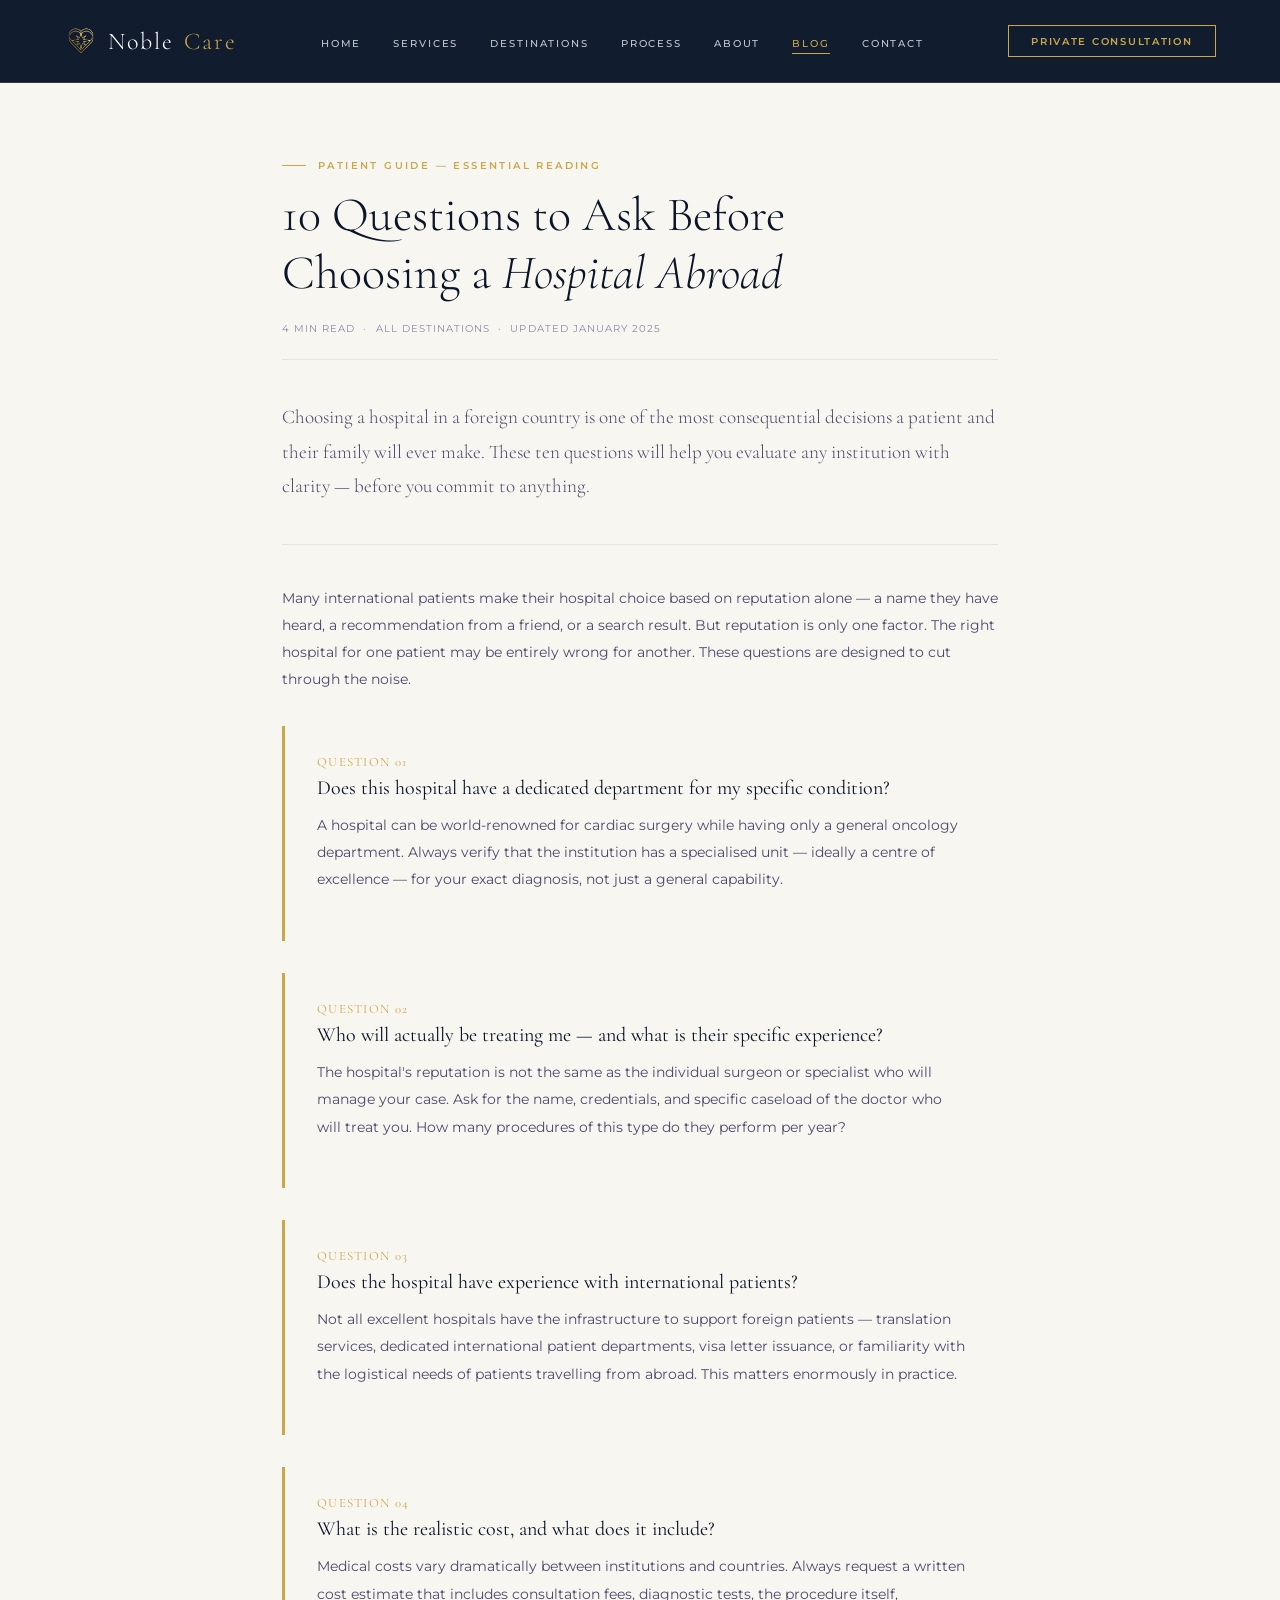
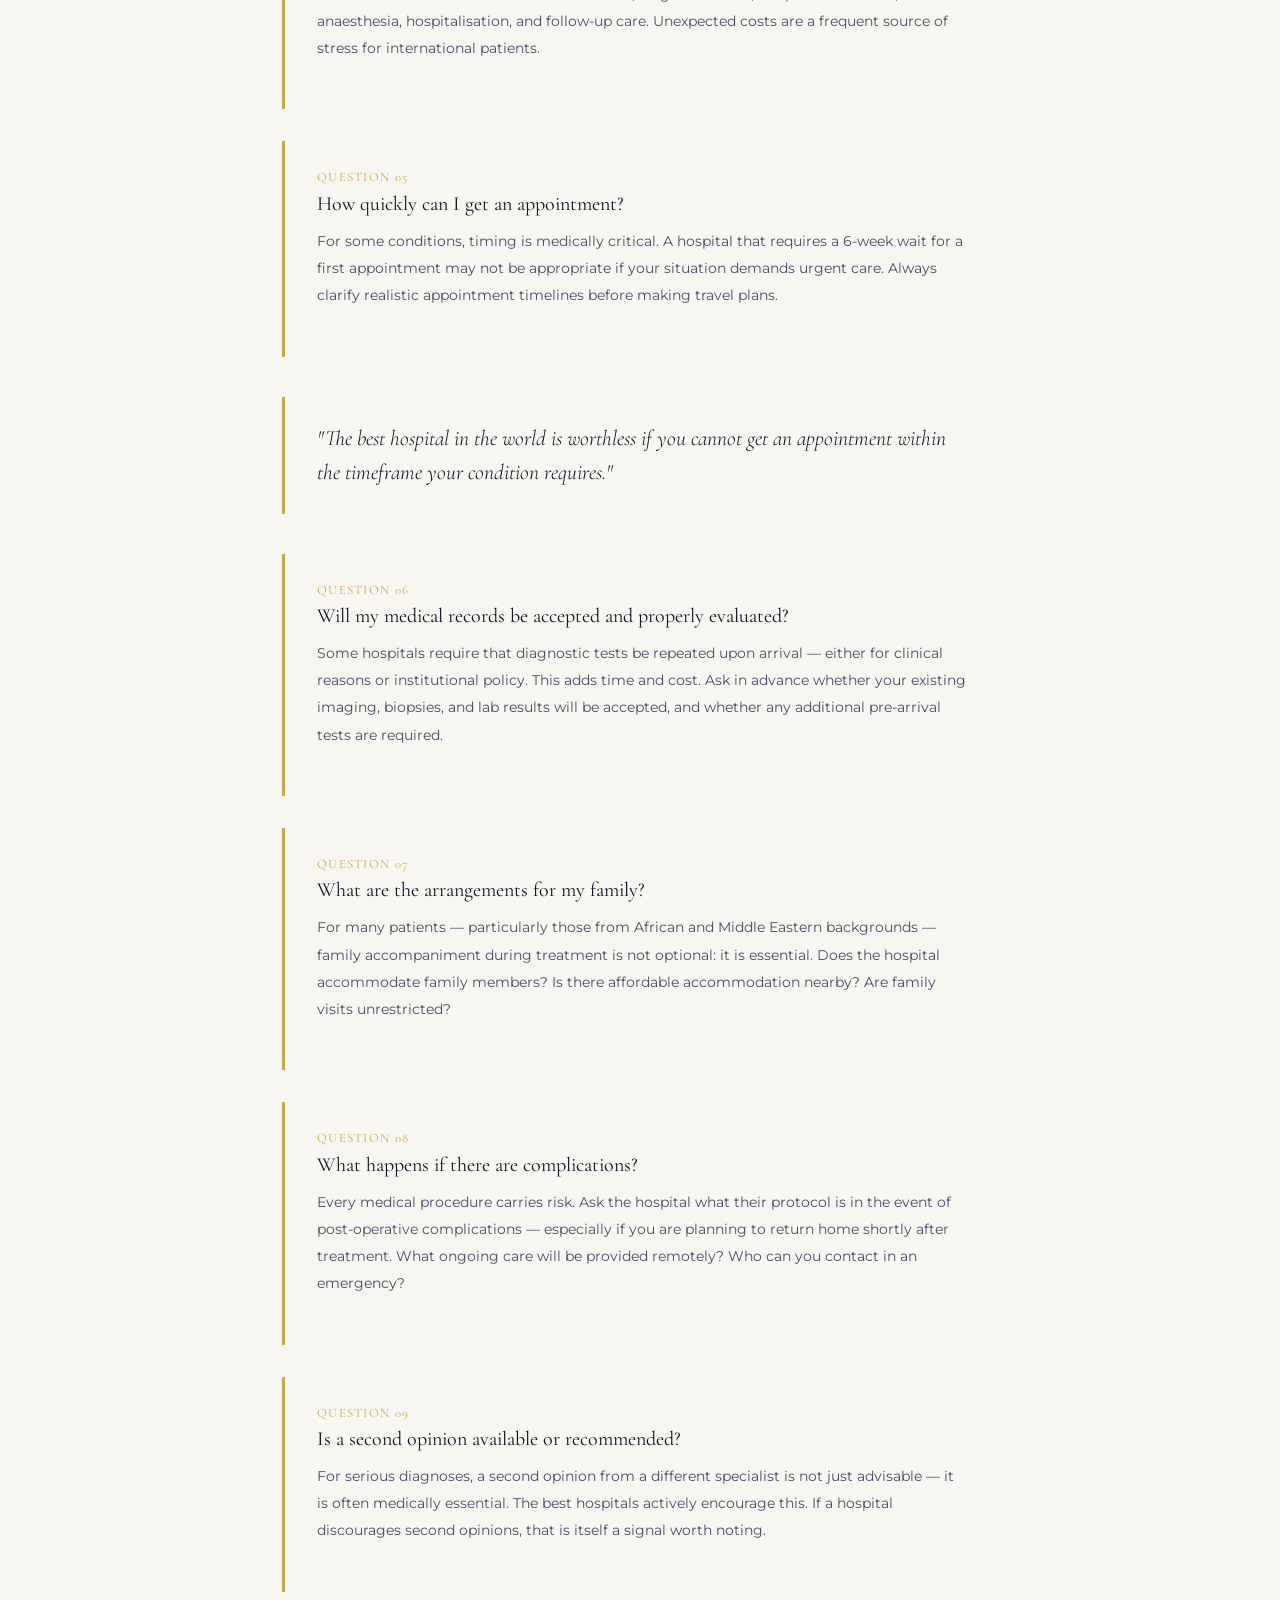
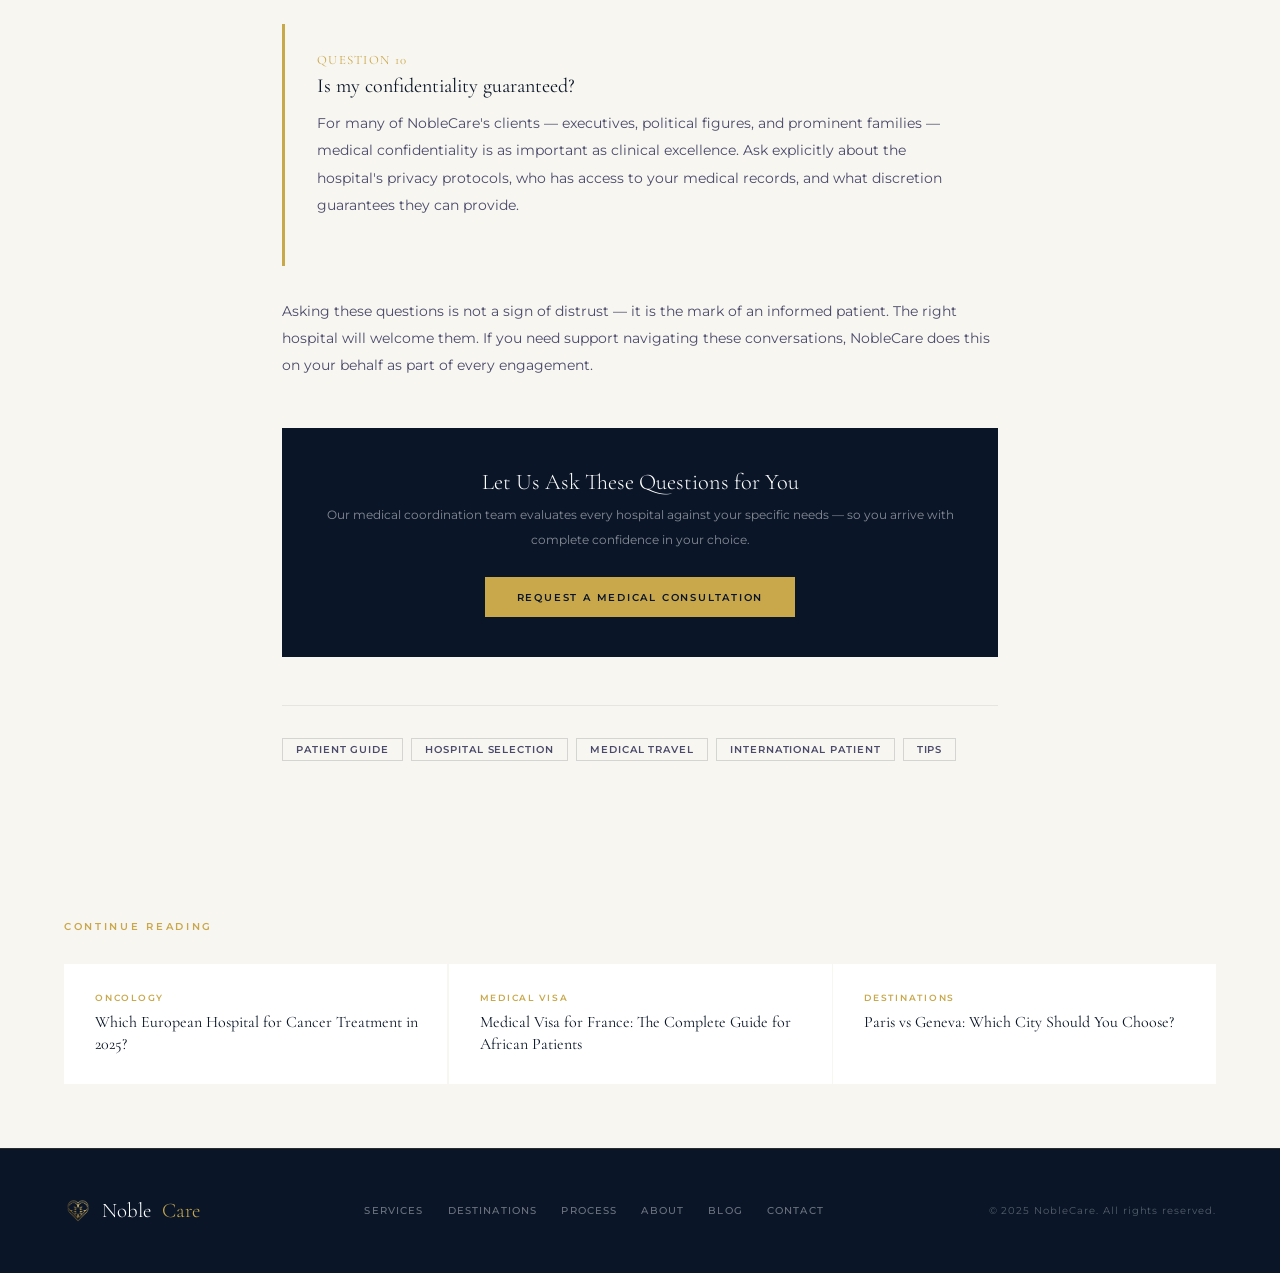
<file: article-questions-hospital.html>
<!DOCTYPE html>
<html lang="en">
<head>
<meta charset="UTF-8">
<meta name="viewport" content="width=device-width, initial-scale=1.0">
<title>10 Questions to Ask Before Choosing a Hospital Abroad — NobleCare</title>
<meta name="description" content="Before committing to medical treatment in a foreign country, every international patient must ask these 10 essential questions. A practical guide from NobleCare.">
<meta name="keywords" content="choosing hospital abroad, questions international patient, medical travel tips, how to choose hospital Europe, medical treatment abroad guide">
<link rel="preconnect" href="https://fonts.googleapis.com">
<link rel="preconnect" href="https://fonts.gstatic.com" crossorigin>
<link href="https://fonts.googleapis.com/css2?family=Cormorant+Garamond:ital,wght@0,300;0,400;0,500;1,300;1,400&family=Montserrat:wght@300;400;500;600&display=swap" rel="stylesheet">
<link rel="stylesheet" href="style.css">
<style>
  .article-wrap { max-width: 780px; margin: 0 auto; padding: 5rem 2rem 6rem; }
  .article-cat { font-size: 0.6rem; font-weight: 600; letter-spacing: 0.25em; text-transform: uppercase; color: var(--gold); margin-bottom: 1rem; display: flex; align-items: center; gap: 0.75rem; }
  .article-cat::before { content: ''; width: 24px; height: 1px; background: var(--gold); }
  .article-title { font-family: var(--serif); font-size: clamp(2rem, 4vw, 3rem); font-weight: 300; color: var(--navy); line-height: 1.2; margin-bottom: 1.25rem; }
  .article-title em { font-style: italic; }
  .article-meta { font-size: 0.65rem; color: var(--text-light); letter-spacing: 0.1em; text-transform: uppercase; padding-bottom: 1.5rem; border-bottom: 1px solid rgba(0,0,0,0.07); margin-bottom: 2.5rem; }
  .article-lead { font-family: var(--serif); font-size: 1.2rem; font-weight: 300; line-height: 1.8; color: var(--text-mid); margin-bottom: 2.5rem; padding-bottom: 2.5rem; border-bottom: 1px solid rgba(0,0,0,0.07); }
  .article-body p { font-size: 0.85rem; line-height: 2; color: var(--text-mid); margin-bottom: 1.2rem; }
  .question-block { border-left: 3px solid var(--gold); padding: 1.75rem 2rem; margin: 2rem 0; background: var(--off-white); }
  .q-num { font-family: var(--serif); font-size: 0.8rem; font-weight: 400; color: var(--gold); letter-spacing: 0.1em; text-transform: uppercase; margin-bottom: 0.4rem; }
  .q-title { font-family: var(--serif); font-size: 1.25rem; color: var(--navy); margin-bottom: 0.75rem; }
  .q-body { font-size: 0.78rem; line-height: 1.85; color: var(--text-mid); }
  .pullquote { font-family: var(--serif); font-size: 1.35rem; font-weight: 300; font-style: italic; color: var(--navy); border-left: 3px solid var(--gold); padding: 1.5rem 2rem; margin: 2.5rem 0; background: var(--off-white); line-height: 1.6; }
  .cta-box { background: var(--navy); padding: 2.5rem; margin: 3rem 0; text-align: center; }
  .cta-box p { font-size: 0.78rem; color: rgba(255,255,255,0.5); margin-bottom: 1.5rem; }
  .cta-box h3 { font-family: var(--serif); font-size: 1.4rem; color: var(--white); margin-bottom: 0.5rem; font-weight: 300; }
  .tag-list { display: flex; flex-wrap: wrap; gap: 0.5rem; margin-top: 3rem; padding-top: 2rem; border-top: 1px solid rgba(0,0,0,0.07); }
  .tag { font-size: 0.6rem; font-weight: 600; letter-spacing: 0.1em; text-transform: uppercase; padding: 0.3rem 0.8rem; border: 1px solid rgba(10,22,40,0.15); color: var(--text-mid); }
  .related { background: var(--off-white); padding: 4rem; }
  .related-grid { display: grid; grid-template-columns: repeat(3, 1fr); gap: 1.5px; margin-top: 2rem; }
  .related-card { background: var(--white); padding: 1.75rem; text-decoration: none; color: inherit; border-left: 3px solid transparent; transition: border-color 0.3s; }
  .related-card:hover { border-left-color: var(--gold); }
  .related-cat { font-size: 0.55rem; font-weight: 600; letter-spacing: 0.2em; text-transform: uppercase; color: var(--gold); margin-bottom: 0.5rem; }
  .related-title { font-family: var(--serif); font-size: 1rem; color: var(--navy); line-height: 1.4; }
  @media (max-width: 700px) { .related-grid { grid-template-columns: 1fr; } }
</style>
</head>
<body>

<nav>
  <a href="index.html" class="nav-logo"><img src="logo.png" alt="NobleCare">Noble<span>Care</span></a>
  <ul class="nav-links">
    <li><a href="index.html">Home</a></li>
    <li><a href="services.html">Services</a></li>
    <li><a href="destinations.html">Destinations</a></li>
    <li><a href="process.html">Process</a></li>
    <li><a href="about.html">About</a></li>
    <li><a href="blog.html" class="active">Blog</a></li>
    <li><a href="contact.html">Contact</a></li>
  </ul>
  <a href="contact.html" class="nav-cta">Private Consultation</a>
  <button class="menu-toggle" aria-label="Menu"><span></span><span></span><span></span></button>
</nav>

<div style="padding-top: 80px; background: var(--off-white);">
  <div class="article-wrap">
    <div class="article-cat">Patient Guide — Essential Reading</div>
    <h1 class="article-title">10 Questions to Ask Before<br>Choosing a <em>Hospital Abroad</em></h1>
    <div class="article-meta">4 min read &nbsp;·&nbsp; All Destinations &nbsp;·&nbsp; Updated January 2025</div>
    <p class="article-lead">Choosing a hospital in a foreign country is one of the most consequential decisions a patient and their family will ever make. These ten questions will help you evaluate any institution with clarity — before you commit to anything.</p>

    <div class="article-body">
      <p>Many international patients make their hospital choice based on reputation alone — a name they have heard, a recommendation from a friend, or a search result. But reputation is only one factor. The right hospital for one patient may be entirely wrong for another. These questions are designed to cut through the noise.</p>

      <div class="question-block">
        <div class="q-num">Question 01</div>
        <div class="q-title">Does this hospital have a dedicated department for my specific condition?</div>
        <p class="q-body">A hospital can be world-renowned for cardiac surgery while having only a general oncology department. Always verify that the institution has a specialised unit — ideally a centre of excellence — for your exact diagnosis, not just a general capability.</p>
      </div>

      <div class="question-block">
        <div class="q-num">Question 02</div>
        <div class="q-title">Who will actually be treating me — and what is their specific experience?</div>
        <p class="q-body">The hospital's reputation is not the same as the individual surgeon or specialist who will manage your case. Ask for the name, credentials, and specific caseload of the doctor who will treat you. How many procedures of this type do they perform per year?</p>
      </div>

      <div class="question-block">
        <div class="q-num">Question 03</div>
        <div class="q-title">Does the hospital have experience with international patients?</div>
        <p class="q-body">Not all excellent hospitals have the infrastructure to support foreign patients — translation services, dedicated international patient departments, visa letter issuance, or familiarity with the logistical needs of patients travelling from abroad. This matters enormously in practice.</p>
      </div>

      <div class="question-block">
        <div class="q-num">Question 04</div>
        <div class="q-title">What is the realistic cost, and what does it include?</div>
        <p class="q-body">Medical costs vary dramatically between institutions and countries. Always request a written cost estimate that includes consultation fees, diagnostic tests, the procedure itself, anaesthesia, hospitalisation, and follow-up care. Unexpected costs are a frequent source of stress for international patients.</p>
      </div>

      <div class="question-block">
        <div class="q-num">Question 05</div>
        <div class="q-title">How quickly can I get an appointment?</div>
        <p class="q-body">For some conditions, timing is medically critical. A hospital that requires a 6-week wait for a first appointment may not be appropriate if your situation demands urgent care. Always clarify realistic appointment timelines before making travel plans.</p>
      </div>

      <div class="pullquote">"The best hospital in the world is worthless if you cannot get an appointment within the timeframe your condition requires."</div>

      <div class="question-block">
        <div class="q-num">Question 06</div>
        <div class="q-title">Will my medical records be accepted and properly evaluated?</div>
        <p class="q-body">Some hospitals require that diagnostic tests be repeated upon arrival — either for clinical reasons or institutional policy. This adds time and cost. Ask in advance whether your existing imaging, biopsies, and lab results will be accepted, and whether any additional pre-arrival tests are required.</p>
      </div>

      <div class="question-block">
        <div class="q-num">Question 07</div>
        <div class="q-title">What are the arrangements for my family?</div>
        <p class="q-body">For many patients — particularly those from African and Middle Eastern backgrounds — family accompaniment during treatment is not optional: it is essential. Does the hospital accommodate family members? Is there affordable accommodation nearby? Are family visits unrestricted?</p>
      </div>

      <div class="question-block">
        <div class="q-num">Question 08</div>
        <div class="q-title">What happens if there are complications?</div>
        <p class="q-body">Every medical procedure carries risk. Ask the hospital what their protocol is in the event of post-operative complications — especially if you are planning to return home shortly after treatment. What ongoing care will be provided remotely? Who can you contact in an emergency?</p>
      </div>

      <div class="question-block">
        <div class="q-num">Question 09</div>
        <div class="q-title">Is a second opinion available or recommended?</div>
        <p class="q-body">For serious diagnoses, a second opinion from a different specialist is not just advisable — it is often medically essential. The best hospitals actively encourage this. If a hospital discourages second opinions, that is itself a signal worth noting.</p>
      </div>

      <div class="question-block">
        <div class="q-num">Question 10</div>
        <div class="q-title">Is my confidentiality guaranteed?</div>
        <p class="q-body">For many of NobleCare's clients — executives, political figures, and prominent families — medical confidentiality is as important as clinical excellence. Ask explicitly about the hospital's privacy protocols, who has access to your medical records, and what discretion guarantees they can provide.</p>
      </div>

      <p>Asking these questions is not a sign of distrust — it is the mark of an informed patient. The right hospital will welcome them. If you need support navigating these conversations, NobleCare does this on your behalf as part of every engagement.</p>

      <div class="cta-box">
        <h3>Let Us Ask These Questions for You</h3>
        <p>Our medical coordination team evaluates every hospital against your specific needs — so you arrive with complete confidence in your choice.</p>
        <a href="contact.html" class="btn-primary">Request a Medical Consultation</a>
      </div>

      <div class="tag-list">
        <span class="tag">Patient Guide</span>
        <span class="tag">Hospital Selection</span>
        <span class="tag">Medical Travel</span>
        <span class="tag">International Patient</span>
        <span class="tag">Tips</span>
      </div>
    </div>
  </div>
</div>

<div class="related">
  <div class="container">
    <p class="section-tag">Continue Reading</p>
    <div class="related-grid">
      <a href="article-cancer-europe.html" class="related-card">
        <div class="related-cat">Oncology</div>
        <div class="related-title">Which European Hospital for Cancer Treatment in 2025?</div>
      </a>
      <a href="article-medical-visa-france.html" class="related-card">
        <div class="related-cat">Medical Visa</div>
        <div class="related-title">Medical Visa for France: The Complete Guide for African Patients</div>
      </a>
      <a href="article-paris-vs-geneva.html" class="related-card">
        <div class="related-cat">Destinations</div>
        <div class="related-title">Paris vs Geneva: Which City Should You Choose?</div>
      </a>
    </div>
  </div>
</div>

<footer>
  <div class="footer-inner">
    <a href="index.html" class="footer-logo"><img src="logo.png" alt="NobleCare">Noble<span>Care</span></a>
    <div class="footer-links">
      <a href="services.html">Services</a><a href="destinations.html">Destinations</a>
      <a href="process.html">Process</a><a href="about.html">About</a>
      <a href="blog.html">Blog</a><a href="contact.html">Contact</a>
    </div>
    <div class="footer-text">© 2025 NobleCare. All rights reserved.</div>
  </div>
</footer>
<script>
  window.addEventListener('scroll', () => { document.querySelector('nav').style.padding = window.scrollY > 50 ? '1rem 4rem' : '1.5rem 4rem'; });
</script>
</body>
</html>
</file>
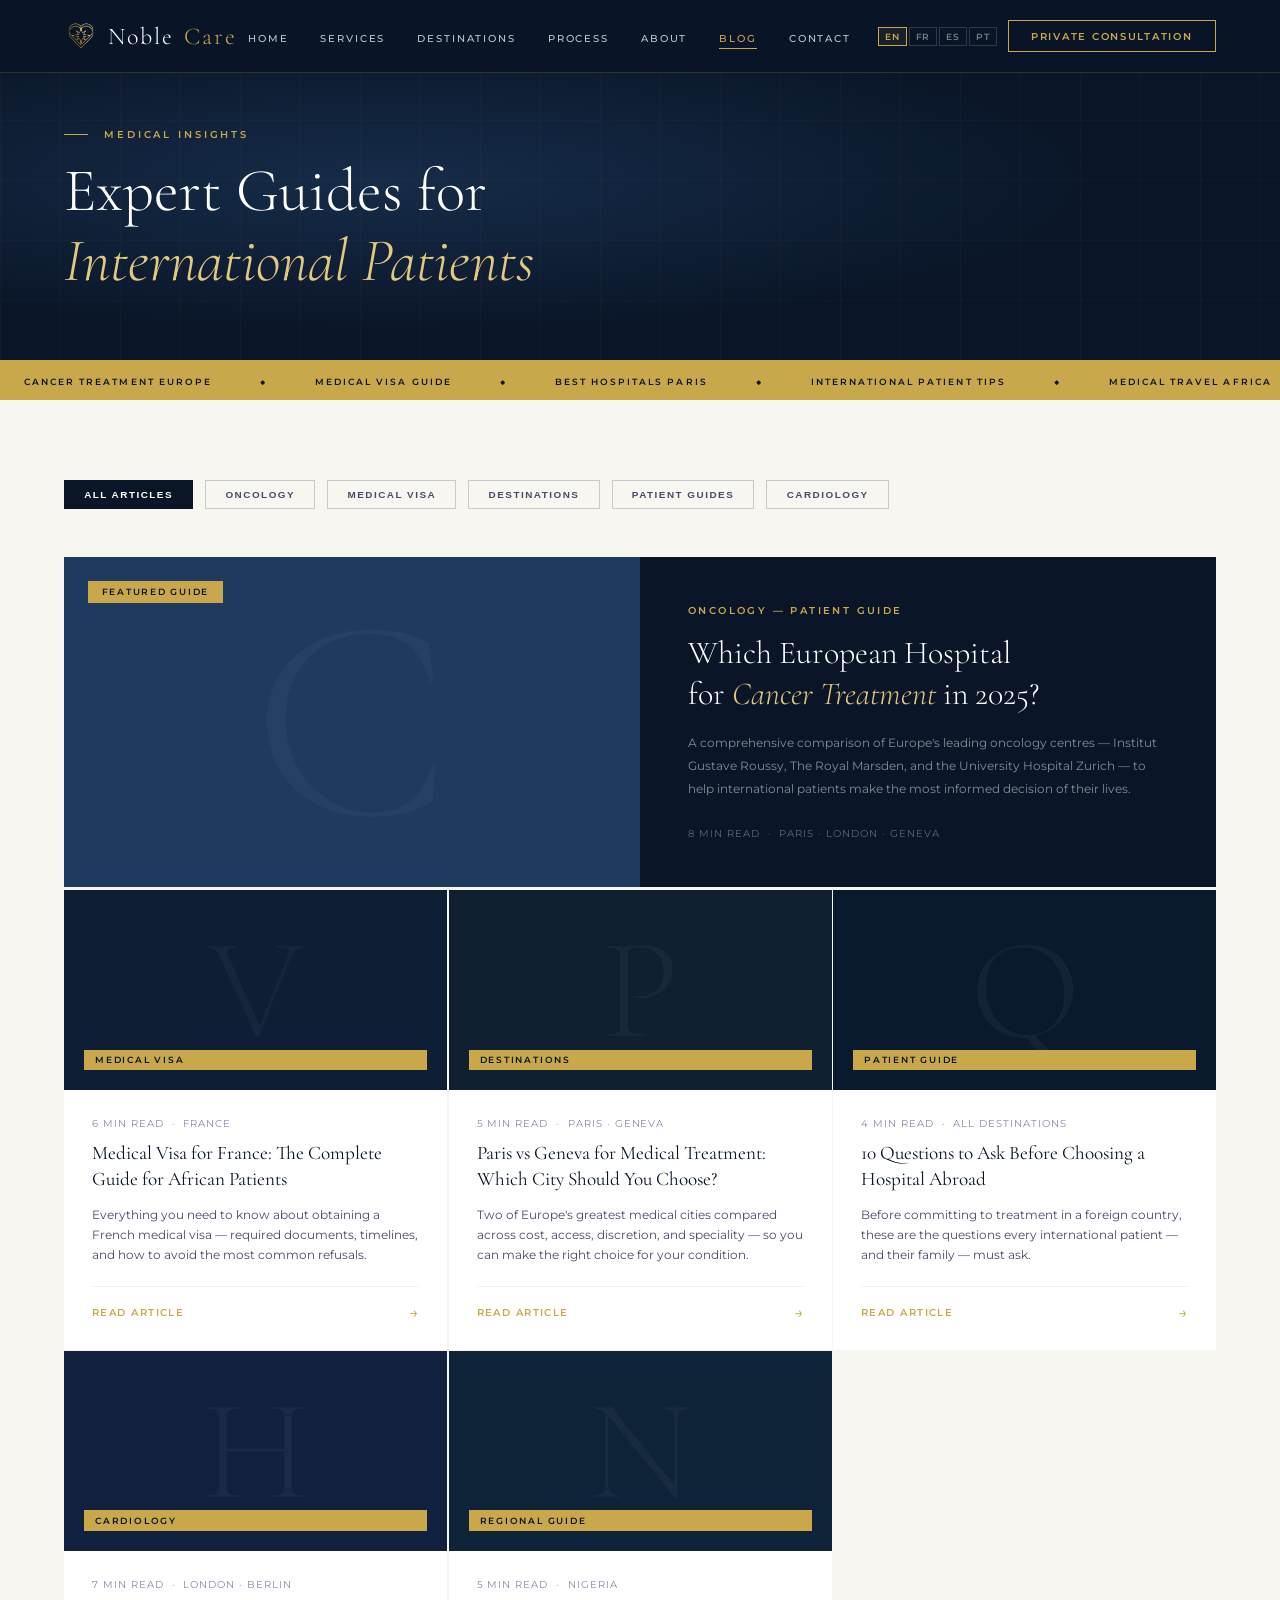
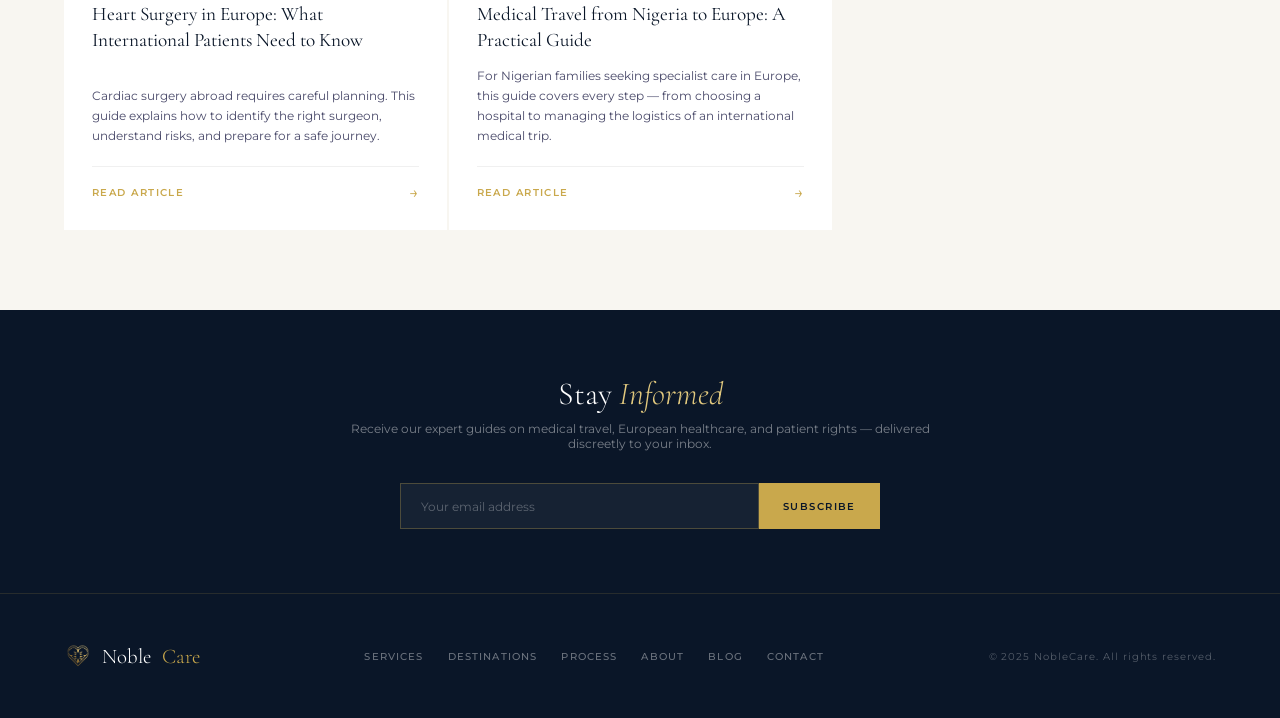
<file: blog.html>
<!DOCTYPE html>
<html lang="en">
<head>
<meta charset="UTF-8">
<meta name="viewport" content="width=device-width, initial-scale=1.0">
<title>Medical Insights — NobleCare Blog</title>
<meta name="description" content="Expert guides and insights on international medical travel, European hospitals, and accessing world-class healthcare from Africa and the Middle East.">
<link rel="preconnect" href="https://fonts.googleapis.com">
<link rel="preconnect" href="https://fonts.gstatic.com" crossorigin>
<link href="https://fonts.googleapis.com/css2?family=Cormorant+Garamond:ital,wght@0,300;0,400;0,500;1,300;1,400&family=Montserrat:wght@300;400;500;600&display=swap" rel="stylesheet">
<link rel="stylesheet" href="style.css">
<style>
  .blog-section { background: var(--off-white); }

  .filter-bar {
    display: flex; gap: 0.75rem; flex-wrap: wrap; margin-bottom: 3rem;
  }
  .filter-btn {
    font-size: 0.62rem; font-weight: 600; letter-spacing: 0.15em; text-transform: uppercase;
    padding: 0.5rem 1.2rem; border: 1px solid rgba(10,22,40,0.2); color: var(--text-mid);
    background: transparent; cursor: pointer; transition: all 0.25s;
  }
  .filter-btn:hover, .filter-btn.active { background: var(--navy); color: var(--white); border-color: var(--navy); }

  .blog-grid { display: grid; grid-template-columns: repeat(3, 1fr); gap: 1.5px; }

  .blog-card {
    background: var(--white); display: flex; flex-direction: column;
    text-decoration: none; color: inherit; transition: transform 0.3s;
    position: relative; overflow: hidden;
  }
  .blog-card:hover { transform: translateY(-4px); }
  .blog-card:hover .card-arrow { transform: translateX(4px); }

  .card-visual {
    height: 200px; background: var(--navy-mid); position: relative;
    display: flex; align-items: center; justify-content: center; overflow: hidden;
  }
  .card-visual-letter {
    font-family: var(--serif); font-size: 9rem; font-weight: 300;
    color: rgba(255,255,255,0.04); line-height: 1;
    position: absolute;
  }
  .card-visual-overlay {
    position: absolute; inset: 0;
    display: flex; flex-direction: column; justify-content: flex-end; padding: 1.25rem;
  }
  .card-category {
    display: inline-block; font-size: 0.55rem; font-weight: 600; letter-spacing: 0.2em;
    text-transform: uppercase; padding: 0.3rem 0.7rem;
    background: var(--gold); color: var(--navy);
  }
  .card-body { padding: 1.75rem; flex: 1; display: flex; flex-direction: column; }
  .card-meta { font-size: 0.6rem; color: var(--text-light); letter-spacing: 0.1em; text-transform: uppercase; margin-bottom: 0.75rem; }
  .card-title {
    font-family: var(--serif); font-size: 1.2rem; font-weight: 400; color: var(--navy);
    line-height: 1.35; margin-bottom: 0.75rem; flex: 1;
  }
  .card-excerpt { font-size: 0.72rem; line-height: 1.75; color: var(--text-mid); margin-bottom: 1.25rem; }
  .card-footer { display: flex; justify-content: space-between; align-items: center; padding-top: 1rem; border-top: 1px solid rgba(0,0,0,0.06); }
  .card-read { font-size: 0.6rem; font-weight: 600; letter-spacing: 0.15em; text-transform: uppercase; color: var(--gold); }
  .card-arrow { font-size: 1rem; color: var(--gold); transition: transform 0.3s; }
  .card-time { font-size: 0.6rem; color: var(--text-light); }

  /* FEATURED */
  .featured-card {
    grid-column: span 3; display: grid; grid-template-columns: 1fr 1fr;
    background: var(--navy); text-decoration: none; color: inherit;
    transition: opacity 0.3s; margin-bottom: 1.5px;
  }
  .featured-card:hover { opacity: 0.92; }
  .featured-visual {
    background: var(--navy-light); position: relative; min-height: 320px;
    display: flex; align-items: center; justify-content: center; overflow: hidden;
  }
  .featured-letter {
    font-family: var(--serif); font-size: 18rem; font-weight: 300;
    color: rgba(255,255,255,0.03); line-height: 1; position: absolute;
  }
  .featured-badge {
    position: absolute; top: 1.5rem; left: 1.5rem;
    font-size: 0.55rem; font-weight: 600; letter-spacing: 0.2em; text-transform: uppercase;
    padding: 0.35rem 0.85rem; background: var(--gold); color: var(--navy);
  }
  .featured-body { padding: 3rem; display: flex; flex-direction: column; justify-content: center; }
  .featured-cat { font-size: 0.6rem; font-weight: 600; letter-spacing: 0.25em; text-transform: uppercase; color: var(--gold); margin-bottom: 1rem; }
  .featured-title { font-family: var(--serif); font-size: 2rem; font-weight: 300; color: var(--white); line-height: 1.3; margin-bottom: 1rem; }
  .featured-title em { font-style: italic; color: var(--gold-light); }
  .featured-excerpt { font-size: 0.78rem; line-height: 1.85; color: rgba(255,255,255,0.5); margin-bottom: 1.75rem; }
  .featured-meta { font-size: 0.6rem; color: rgba(255,255,255,0.35); letter-spacing: 0.1em; text-transform: uppercase; }

  /* NEWSLETTER */
  .newsletter { background: var(--navy); padding: 4rem; text-align: center; }
  .newsletter h2 { font-family: var(--serif); font-size: 2rem; font-weight: 300; color: var(--white); margin-bottom: 0.5rem; }
  .newsletter h2 em { font-style: italic; color: var(--gold-light); }
  .newsletter p { font-size: 0.78rem; color: rgba(255,255,255,0.45); margin-bottom: 2rem; }
  .newsletter-form { display: flex; gap: 0; max-width: 480px; margin: 0 auto; }
  .newsletter-form input {
    flex: 1; padding: 0.9rem 1.25rem; border: 1px solid rgba(201,168,76,0.3);
    background: rgba(255,255,255,0.05); color: var(--white);
    font-family: var(--sans); font-size: 0.78rem; outline: none;
  }
  .newsletter-form input::placeholder { color: rgba(255,255,255,0.3); }
  .newsletter-form button {
    padding: 0.9rem 1.5rem; background: var(--gold); color: var(--navy);
    border: none; font-family: var(--sans); font-size: 0.62rem; font-weight: 600;
    letter-spacing: 0.15em; text-transform: uppercase; cursor: pointer; white-space: nowrap;
    transition: background 0.3s;
  }
  .newsletter-form button:hover { background: var(--gold-light); }

  @media (max-width: 1024px) { .blog-grid { grid-template-columns: 1fr 1fr; } .featured-card { grid-column: span 2; grid-template-columns: 1fr; } .featured-visual { min-height: 200px; } } @media (max-width: 640px) { .blog-grid { grid-template-columns: 1fr; } .featured-card { grid-column: span 1; grid-template-columns: 1fr; } .filter-bar { gap: 0.5rem; } .newsletter-form { flex-direction: column; } }
  @media (max-width: 700px) {
    .blog-grid { grid-template-columns: 1fr; }
    .featured-card { grid-column: span 1; grid-template-columns: 1fr; }
    .featured-visual { min-height: 180px; }
    .newsletter-form { flex-direction: column; }
  }
</style>
</head>
<body>

<nav>
  <a href="index.html" class="nav-logo"><img src="logo.png" alt="NobleCare">Noble<span>Care</span></a>
  <ul class="nav-links">
    <li><a href="index.html"><span data-i18n="nav_home">Home</span></a></li>
    <li><a href="services.html"><span data-i18n="nav_services">Services</span></a></li>
    <li><a href="destinations.html"><span data-i18n="nav_destinations">Destinations</span></a></li>
    <li><a href="process.html"><span data-i18n="nav_process">Process</span></a></li>
    <li><a href="about.html"><span data-i18n="nav_about">About</span></a></li>
    <li><a href="blog.html" class="active"><span data-i18n="nav_blog">Blog</span></a></li>
    <li><a href="contact.html"><span data-i18n="nav_contact">Contact</span></a></li>
  </ul>
  <div class="lang-selector">
    <button class="lang-btn" data-lang="en" onclick="applyLang('en')">EN</button>
    <button class="lang-btn" data-lang="fr" onclick="applyLang('fr')">FR</button>
    <button class="lang-btn" data-lang="es" onclick="applyLang('es')">ES</button>
    <button class="lang-btn" data-lang="pt" onclick="applyLang('pt')">PT</button>
  </div>
  <a href="contact.html" class="nav-cta"><span data-i18n="nav_cta">Private Consultation</span></a>
  <button class="menu-toggle" id="menuToggle" aria-label="Menu"><span></span><span></span><span></span></button>
</nav>

<!-- MOBILE NAV -->
<div class="mobile-nav" id="mobileNav">
  <a href="index.html" ><span data-i18n="nav_home">Home</span></a>
  <a href="services.html" ><span data-i18n="nav_services">Services</span></a>
  <a href="destinations.html" ><span data-i18n="nav_destinations">Destinations</span></a>
  <a href="process.html" ><span data-i18n="nav_process">Process</span></a>
  <a href="about.html" ><span data-i18n="nav_about">About</span></a>
  <a href="blog.html" class="active"><span data-i18n="nav_blog">Blog</span></a>
  <a href="contact.html" ><span data-i18n="nav_contact">Contact</span></a>
  <a href="contact.html" class="mobile-cta"><span data-i18n="nav_cta">Private Consultation</span></a>
</div>

<div class="page-header">
  <div class="page-header-bg"></div>
  <div class="page-header-grid"></div>
  <div class="page-header-content container">
    <p class="eyebrow" data-i18n="blog_eyebrow">Medical Insights</p>
    <h1><span data-i18n="blog_h1_1">Expert Guides for</span><br><em data-i18n="blog_h1_2">International Patients</em></h1>
  </div>
</div>

<div class="marquee-bar">
  <div class="marquee-track">
    <span>Cancer Treatment Europe</span><span>◆</span><span>Medical Visa Guide</span><span>◆</span><span>Best Hospitals Paris</span><span>◆</span><span>International Patient Tips</span><span>◆</span><span>Medical Travel Africa</span><span>◆</span><span>Geneva vs London</span><span>◆</span>
    <span>Cancer Treatment Europe</span><span>◆</span><span>Medical Visa Guide</span><span>◆</span><span>Best Hospitals Paris</span><span>◆</span><span>International Patient Tips</span><span>◆</span><span>Medical Travel Africa</span><span>◆</span><span>Geneva vs London</span><span>◆</span>
  </div>
</div>

<section class="blog-section">
  <div class="container">
    <div class="filter-bar">
      <button class="filter-btn active">All Articles</button>
      <button class="filter-btn">Oncology</button>
      <button class="filter-btn">Medical Visa</button>
      <button class="filter-btn">Destinations</button>
      <button class="filter-btn">Patient Guides</button>
      <button class="filter-btn">Cardiology</button>
    </div>

    <div class="blog-grid">

      <!-- FEATURED -->
      <a href="article-cancer-europe.html" class="featured-card">
        <div class="featured-visual">
          <div class="featured-letter">C</div>
          <span class="featured-badge">Featured Guide</span>
        </div>
        <div class="featured-body">
          <div class="featured-cat">Oncology — Patient Guide</div>
          <div class="featured-title">Which European Hospital<br>for <em>Cancer Treatment</em> in 2025?</div>
          <p class="featured-excerpt">A comprehensive comparison of Europe's leading oncology centres — Institut Gustave Roussy, The Royal Marsden, and the University Hospital Zurich — to help international patients make the most informed decision of their lives.</p>
          <div class="featured-meta">8 min read &nbsp;·&nbsp; Paris · London · Geneva</div>
        </div>
      </a>

      <!-- CARD 1 -->
      <a href="article-medical-visa-france.html" class="blog-card fade-up">
        <div class="card-visual" style="background:#0d1e35;">
          <div class="card-visual-letter">V</div>
          <div class="card-visual-overlay">
            <span class="card-category">Medical Visa</span>
          </div>
        </div>
        <div class="card-body">
          <div class="card-meta">6 min read &nbsp;·&nbsp; France</div>
          <div class="card-title">Medical Visa for France: The Complete Guide for African Patients</div>
          <p class="card-excerpt">Everything you need to know about obtaining a French medical visa — required documents, timelines, and how to avoid the most common refusals.</p>
          <div class="card-footer">
            <span class="card-read">Read Article</span>
            <span class="card-arrow">→</span>
          </div>
        </div>
      </a>

      <!-- CARD 2 -->
      <a href="article-paris-vs-geneva.html" class="blog-card fade-up">
        <div class="card-visual" style="background:#102030;">
          <div class="card-visual-letter">P</div>
          <div class="card-visual-overlay">
            <span class="card-category">Destinations</span>
          </div>
        </div>
        <div class="card-body">
          <div class="card-meta">5 min read &nbsp;·&nbsp; Paris · Geneva</div>
          <div class="card-title">Paris vs Geneva for Medical Treatment: Which City Should You Choose?</div>
          <p class="card-excerpt">Two of Europe's greatest medical cities compared across cost, access, discretion, and speciality — so you can make the right choice for your condition.</p>
          <div class="card-footer">
            <span class="card-read">Read Article</span>
            <span class="card-arrow">→</span>
          </div>
        </div>
      </a>

      <!-- CARD 3 -->
      <a href="article-questions-hospital.html" class="blog-card fade-up">
        <div class="card-visual" style="background:#0a1a2e;">
          <div class="card-visual-letter">Q</div>
          <div class="card-visual-overlay">
            <span class="card-category">Patient Guide</span>
          </div>
        </div>
        <div class="card-body">
          <div class="card-meta">4 min read &nbsp;·&nbsp; All Destinations</div>
          <div class="card-title">10 Questions to Ask Before Choosing a Hospital Abroad</div>
          <p class="card-excerpt">Before committing to treatment in a foreign country, these are the questions every international patient — and their family — must ask.</p>
          <div class="card-footer">
            <span class="card-read">Read Article</span>
            <span class="card-arrow">→</span>
          </div>
        </div>
      </a>

      <!-- CARD 4 -->
      <a href="article-cardiac-surgery-europe.html" class="blog-card fade-up">
        <div class="card-visual" style="background:#122040;">
          <div class="card-visual-letter">H</div>
          <div class="card-visual-overlay">
            <span class="card-category">Cardiology</span>
          </div>
        </div>
        <div class="card-body">
          <div class="card-meta">7 min read &nbsp;·&nbsp; London · Berlin</div>
          <div class="card-title">Heart Surgery in Europe: What International Patients Need to Know</div>
          <p class="card-excerpt">Cardiac surgery abroad requires careful planning. This guide explains how to identify the right surgeon, understand risks, and prepare for a safe journey.</p>
          <div class="card-footer">
            <span class="card-read">Read Article</span>
            <span class="card-arrow">→</span>
          </div>
        </div>
      </a>

      <!-- CARD 5 -->
      <a href="article-medical-travel-nigeria.html" class="blog-card fade-up">
        <div class="card-visual" style="background:#0e2238;">
          <div class="card-visual-letter">N</div>
          <div class="card-visual-overlay">
            <span class="card-category">Regional Guide</span>
          </div>
        </div>
        <div class="card-body">
          <div class="card-meta">5 min read &nbsp;·&nbsp; Nigeria</div>
          <div class="card-title">Medical Travel from Nigeria to Europe: A Practical Guide</div>
          <p class="card-excerpt">For Nigerian families seeking specialist care in Europe, this guide covers every step — from choosing a hospital to managing the logistics of an international medical trip.</p>
          <div class="card-footer">
            <span class="card-read">Read Article</span>
            <span class="card-arrow">→</span>
          </div>
        </div>
      </a>

    </div>
  </div>
</section>

<!-- NEWSLETTER -->
<div class="newsletter">
  <div class="container" style="max-width: 600px;">
    <h2><span data-i18n="newsletter_h2_1">Stay</span> <em data-i18n="newsletter_h2_2">Informed</em></h2>
    <p>Receive our expert guides on medical travel, European healthcare, and patient rights — delivered discreetly to your inbox.</p>
    <div class="newsletter-form">
      <input type="email" placeholder="Your email address">
      <button data-i18n="newsletter_btn">Subscribe</button>
    </div>
  </div>
</div>

<footer>
  <div class="footer-inner">
    <a href="index.html" class="footer-logo"><img src="logo.png" alt="NobleCare">Noble<span>Care</span></a>
    <div class="footer-links">
      <a href="services.html"><span data-i18n="nav_services">Services</span></a>
      <a href="destinations.html"><span data-i18n="nav_destinations">Destinations</span></a>
      <a href="process.html"><span data-i18n="nav_process">Process</span></a>
      <a href="about.html"><span data-i18n="nav_about">About</span></a>
      <a href="blog.html"><span data-i18n="nav_blog">Blog</span></a>
      <a href="contact.html"><span data-i18n="nav_contact">Contact</span></a>
    </div>
    <div class="footer-text">© 2025 NobleCare. All rights reserved.</div>
  </div>
</footer>








<script>
(function(){
  var T={"en":{"nav_home":"Home","nav_services":"Services","nav_destinations":"Destinations","nav_process":"Process","nav_about":"About","nav_blog":"Blog","nav_contact":"Contact","nav_cta":"Private Consultation","hero_eyebrow":"International Medical Concierge","hero_h1_1":"Access the World's","hero_h1_2":"Finest Medical","hero_h1_3":"Expertise","hero_p":"We connect distinguished international patients with the most advanced medical institutions in Europe — handling every detail from specialist appointments to private travel arrangements.","hero_btn":"Request a Private Consultation","hero_btn2":"How it works","badge1":"Absolute Confidentiality","badge2":"24/7 Dedicated Support","badge3":"Multilingual Assistance","stat1_label":"Average response time","stat2_label":"Partner institutions","stat3_label":"Medical destinations","stat4_label":"Confidential service","overview_tag":"What We Offer","overview_h2_1":"Everything You Need,","overview_h2_2":"Perfectly Orchestrated","ov1_title":"Medical Coordination","ov1_text":"Expert analysis of your medical file and direct access to world-leading specialists across every discipline.","ov1_link":"Discover our services →","ov2_title":"Premier Destinations","ov2_text":"Paris, Geneva, London, Berlin — the four capitals of medical excellence in Europe, accessible to you.","ov2_link":"View destinations →","ov3_title":"Seamless Process","ov3_text":"From your first contact to full recovery, a dedicated concierge manages every step of your journey.","ov3_link":"How it works →","cta_h2_1":"Your health cannot wait.","cta_h2_2":"Neither can we.","cta_p":"Our team responds within 48 hours to every inquiry, with absolute discretion and professional care.","cta_btn":"Request a Private Consultation","gal1":"VIP Hospitality","gal2":"Paris, France","gal3":"European Excellence","gal4":"Private Travel","footer_copy":"© 2025 NobleCare. All rights reserved.","svc_eyebrow":"Our Services","svc_h1_1":"A Complete Suite of","svc_h1_2":"Premium Medical Services","svc_tag":"What We Offer","svc_h2_1":"Every Aspect of Your Journey,","svc_h2_2":"Perfectly Managed","svc_sub":"From your first contact to full recovery, our team orchestrates each detail with precision and discretion.","svc1_title":"Medical Coordination","svc2_title":"Travel & Logistics","svc3_title":"Personal Assistance","svc4_title":"VIP Services","price_tag":"Concierge Fee","price_h2_1":"Transparent,","price_h2_2":"All-Inclusive Pricing","price_label":"Base Concierge Fee","price_period":"per case — excluding medical & travel costs","price_desc":"Our concierge fee covers the full coordination service: medical file analysis, specialist identification, appointment scheduling, and logistical management.","price_btn":"Request a Detailed Quote","dest_eyebrow":"Medical Destinations","dest_h1_1":"Europe's Premier","dest_h1_2":"Medical Cities","dest_tag":"4 Destinations","dest_h2_1":"The World's Most Advanced","dest_h2_2":"Medical Centres","dest_sub":"We partner exclusively with the highest-ranked institutions in Europe, selected for clinical excellence, research innovation, and experience with international patients.","dest_cta_tag":"Not Sure Which Destination?","dest_cta_h2_1":"We Will Recommend","dest_cta_h2_2":"The Right Choice","dest_cta_p":"Share your medical situation and we will identify the hospital and city best suited to your condition.","dest_cta_btn":"Get a Recommendation","proc_eyebrow":"How It Works","proc_h1_1":"Your Journey in","proc_h1_2":"Five Steps","proc_tag":"The NobleCare Process","proc_h2_1":"From First Contact","proc_h2_2":"to Full Recovery","proc_sub":"We manage every aspect of your medical journey so that you and your family can focus on what matters most — your health.","step1_tag":"Initial Contact","step1_title":"You Reach Out","step1_desc":"The process begins the moment you contact us. You will be assigned a dedicated case manager within 24 hours.","step2_tag":"Medical Review","step2_title":"We Analyse Your Case","step2_desc":"Your medical file is reviewed by our network of partner specialists. We identify the most appropriate institution.","step3_tag":"Personalised Proposal","step3_title":"Your Complete Plan","step3_desc":"We present a comprehensive plan covering the recommended hospital, specialist, treatment pathway, travel schedule, and complete cost estimate.","step4_tag":"Full Organisation","step4_title":"We Handle Everything","step4_desc":"We manage the entire operation: medical visa, flights, private transfers, hotel or hospital suite booking.","step5_tag":"On-Site Accompaniment","step5_title":"We Are With You","step5_desc":"From the moment you land, your personal concierge is at your side for every appointment and consultation.","proc_ready_tag":"Ready to Begin?","proc_ready_h2_1":"Start Your Journey","proc_ready_h2_2":"Today","proc_ready_p":"Submit your medical file securely and receive your personalised treatment plan within 48 hours.","proc_ready_btn1":"Request a Consultation","proc_ready_btn2":"View Our Services","about_eyebrow":"About NobleCare","about_h1_1":"Trusted by the World's","about_h1_2":"Most Discerning Families","about_mission_tag":"Our Mission","about_mission_h2_1":"When Health Cannot Wait,","about_mission_h2_2":"Every Detail Matters","about_values_tag":"Our Values","about_values_h2_1":"The Principles That","about_values_h2_2":"Guide Everything We Do","val1_title":"Excellence Without Compromise","val2_title":"Absolute Confidentiality","val3_title":"Genuine Human Care","testi_tag":"Client Testimonials","testi_h2_1":"Words from Those","testi_h2_2":"We Have Served","contact_eyebrow":"Contact Us","contact_h1_1":"Request a","contact_h1_2":"Private Consultation","contact_tag":"Get in Touch","contact_h2_1":"We Are Here","contact_h2_2":"For You","contact_p1":"All inquiries are handled with absolute discretion. Our team will respond within 48 hours to discuss your situation and how we can best assist you and your family.","contact_p2":"Whether you have an urgent medical need or are simply exploring options, there is no obligation. Your first consultation is entirely confidential and free of charge.","contact_email_label":"Secure Email","contact_wa_label":"WhatsApp","contact_phone_label":"Private Line","form_title":"Private Consultation Request","form_sub":"All information is treated in strict confidence.","form_lock":"🔒 Your data is never shared with third parties.","form_fname":"First Name *","form_lname":"Last Name *","form_email":"Email Address *","form_phone":"Phone / WhatsApp","form_country":"Country of Residence *","form_country_default":"Select your country","form_specialty":"Medical Specialty Required *","form_specialty_default":"Select a specialty","form_dest":"Preferred Destination","form_dest_default":"No preference — recommend the best","form_message":"Brief Description","form_submit":"Submit Consultation Request →","blog_eyebrow":"Medical Insights","blog_h1_1":"Expert Guides for","blog_h1_2":"International Patients","newsletter_h2_1":"Stay","newsletter_h2_2":"Informed","newsletter_p":"Receive our expert guides on medical travel, European healthcare, and patient rights.","newsletter_btn":"Subscribe","about_p1":"NobleCare was founded on a simple but powerful conviction: that access to the world's finest medical care should never be limited by geography, administration, or complexity.","about_p2":"We act as a trusted intermediary — part medical coordinator, part travel expert, part personal advisor — guiding our clients through every step of an international medical journey with precision, warmth, and absolute discretion.","about_p3":"Our network spans the finest hospitals in Paris, Geneva, London, and Berlin, with direct relationships with specialists across oncology, cardiology, neurology, rare diseases, and complex surgery.","about_p4":"From the first contact to the journey home, NobleCare is with you.","about_pull":"\"We bridge the distance between your family and the best specialists on the planet.\"","banner_quote":"\"The finest medical care in the world, delivered with the warmth and discretion your family deserves.\"","aside1_label":"Average first response","aside1_text":"Every inquiry receives a personalised response from a dedicated case manager within 48 hours.","aside2_label":"Partner institutions","aside2_text":"We maintain direct working relationships with leading hospitals and private clinics across Europe.","aside3_label":"Languages spoken","aside3_text":"Full service in English, French, and Arabic — with certified medical interpreters available on-site.","aside4_label":"Confidential by design","aside4_text":"Every case is handled under strict professional confidentiality. Your identity and medical information are never shared without consent.","val1_text":"We partner exclusively with institutions ranked among the world's finest. Our standards are uncompromising because our clients deserve nothing less.","val2_text":"Every case is handled under strict non-disclosure. We never share a client's identity or medical information without explicit consent.","val3_text":"Behind every case is a family facing uncertainty. We approach every client with the warmth, empathy, and personal attention that a medical journey demands.","testi1_text":"Exceptional support throughout my treatment in Paris. The team managed everything, allowing me to focus entirely on my recovery. A truly extraordinary service.","testi2_text":"Discreet, professional, and extremely efficient. We were in Geneva within 72 hours of our first contact. The level of care and attention was unlike anything we had experienced.","testi3_text":"NobleCare transformed what could have been a deeply stressful experience into one that felt managed, dignified, and reassuring at every stage.","testi1_author":"Anonymous Patient","testi2_author":"Family Office Client","testi3_author":"Senior Executive","svc1_desc":"Expert analysis of your medical file and direct access to world-leading specialists across every discipline. We identify the right institution and the right expert for your exact condition.","svc2_desc":"Seamless international travel arrangements including medical visa procurement, private aviation coordination, and premium accommodation.","svc3_desc":"A dedicated personal assistant accompanies you throughout your entire medical journey, ensuring clear communication and seamless coordination at every step.","svc4_desc":"The highest standard of private care and security for clients who require complete discretion and an uncompromising level of personal comfort.","step1_desc_long":"The process begins the moment you contact us. You will be assigned a dedicated case manager within 24 hours. We collect your medical records, analyses, and imaging in a fully encrypted environment.","step2_desc_long":"Your medical file is reviewed by our network of partner specialists. We assess all treatment options, identify the most appropriate institution, and estimate realistic timelines.","step3_desc_long":"We present you with a comprehensive, fully itemised plan covering the recommended hospital, specialist, treatment pathway, travel schedule, and complete cost estimate.","step4_desc_long":"Upon your approval, we manage the entire logistical operation: medical visa, international flights, private transfers, hotel or hospital suite booking.","step5_desc_long":"From the moment you land, your personal concierge is at your side. We escort you through every appointment, translate every consultation, and manage every administrative detail.","dest_paris_tag":"France — Western Europe","dest_geneva_tag":"Switzerland — Central Europe","dest_london_tag":"United Kingdom — Northern Europe","dest_berlin_tag":"Germany — Central Europe","dest_paris_desc":"Paris hosts some of the world's most renowned cancer centres and neurological institutes, while leading private clinics offer VIP-grade care with rapid access to the country's finest specialists.","dest_geneva_desc":"Geneva is synonymous with world-class private medicine, offering complete discretion and a tradition of excellence in medical hospitality.","dest_london_desc":"London's medical ecosystem combines world-class NHS teaching hospitals with an extensive network of elite private hospitals, excelling in complex cardiac surgery and transplant medicine.","dest_berlin_desc":"Germany leads the world in orthopaedic surgery and advanced diagnostics. Berlin's university medical centres offer some of Europe's fastest turnaround times for complex diagnostics."},"fr":{"nav_home":"Accueil","nav_services":"Services","nav_destinations":"Destinations","nav_process":"Processus","nav_about":"À propos","nav_blog":"Blog","nav_contact":"Contact","nav_cta":"Consultation Privée","hero_eyebrow":"Conciergerie Médicale Internationale","hero_h1_1":"Accédez aux Meilleurs","hero_h1_2":"Experts Médicaux","hero_h1_3":"du Monde","hero_p":"Nous mettons en relation des patients internationaux de haut standing avec les institutions médicales les plus avancées d'Europe — en gérant chaque détail, des rendez-vous spécialisés aux arrangements de voyage privé.","hero_btn":"Demander une Consultation Privée","hero_btn2":"Comment ça marche","badge1":"Confidentialité Absolue","badge2":"Support Dédié 24h/24","badge3":"Assistance Multilingue","stat1_label":"Temps de réponse moyen","stat2_label":"Institutions partenaires","stat3_label":"Destinations médicales","stat4_label":"Service confidentiel","overview_tag":"Nos Offres","overview_h2_1":"Tout ce dont vous avez besoin,","overview_h2_2":"Parfaitement Orchestré","ov1_title":"Coordination Médicale","ov1_text":"Analyse experte de votre dossier et accès direct aux meilleurs spécialistes mondiaux.","ov1_link":"Découvrir nos services →","ov2_title":"Destinations Phares","ov2_text":"Paris, Genève, Londres, Berlin — les quatre capitales de l'excellence médicale en Europe.","ov2_link":"Voir les destinations →","ov3_title":"Processus Fluide","ov3_text":"Du premier contact jusqu'à la guérison complète, un concierge dédié gère chaque étape.","ov3_link":"Comment ça marche →","cta_h2_1":"Votre santé n'attend pas.","cta_h2_2":"Nous non plus.","cta_p":"Notre équipe répond sous 48 heures à chaque demande, avec une discrétion absolue et un soin professionnel.","cta_btn":"Demander une Consultation Privée","gal1":"Hospitalité VIP","gal2":"Paris, France","gal3":"Excellence Européenne","gal4":"Voyage Privé","footer_copy":"© 2025 NobleCare. Tous droits réservés.","svc_eyebrow":"Nos Services","svc_h1_1":"Une Suite Complète de","svc_h1_2":"Services Médicaux Premium","svc_tag":"Ce Que Nous Offrons","svc_h2_1":"Chaque Aspect de Votre Parcours,","svc_h2_2":"Parfaitement Géré","svc_sub":"Du premier contact jusqu'à la guérison, notre équipe orchestre chaque détail avec précision et discrétion.","svc1_title":"Coordination Médicale","svc2_title":"Voyage & Logistique","svc3_title":"Assistance Personnelle","svc4_title":"Services VIP","price_tag":"Frais de Conciergerie","price_h2_1":"Tarification Transparente,","price_h2_2":"Tout Compris","price_label":"Frais de Base","price_period":"par dossier — hors frais médicaux et de voyage","price_desc":"Nos frais couvrent l'intégralité du service : analyse du dossier, identification du spécialiste, prise de rendez-vous et gestion logistique.","price_btn":"Demander un Devis Détaillé","dest_eyebrow":"Destinations Médicales","dest_h1_1":"Les Premières Villes","dest_h1_2":"Médicales d'Europe","dest_tag":"4 Destinations","dest_h2_1":"Les Centres Médicaux","dest_h2_2":"les Plus Avancés du Monde","dest_sub":"Nous collaborons exclusivement avec les institutions les mieux classées d'Europe, sélectionnées pour leur excellence clinique et leur expérience avec les patients internationaux.","dest_cta_tag":"Pas sûr de la destination ?","dest_cta_h2_1":"Nous Recommanderons","dest_cta_h2_2":"Le Bon Choix","dest_cta_p":"Partagez votre situation médicale et nous identifierons l'hôpital et la ville les mieux adaptés.","dest_cta_btn":"Obtenir une Recommandation","proc_eyebrow":"Comment Ça Marche","proc_h1_1":"Votre Parcours en","proc_h1_2":"Cinq Étapes","proc_tag":"Le Processus NobleCare","proc_h2_1":"Du Premier Contact","proc_h2_2":"à la Guérison Complète","proc_sub":"Nous gérons chaque aspect de votre parcours médical afin que vous et votre famille puissiez vous concentrer sur votre santé.","step1_tag":"Contact Initial","step1_title":"Vous Nous Contactez","step1_desc":"Le processus commence dès que vous nous contactez. Un gestionnaire dédié vous sera attribué sous 24 heures.","step2_tag":"Analyse Médicale","step2_title":"Nous Analysons Votre Dossier","step2_desc":"Votre dossier médical est examiné par notre réseau de spécialistes partenaires. Nous identifions l'institution la plus appropriée.","step3_tag":"Proposition Personnalisée","step3_title":"Votre Plan Complet","step3_desc":"Nous vous présentons un plan complet couvrant l'hôpital recommandé, le spécialiste, le parcours de traitement et l'estimation des coûts.","step4_tag":"Organisation Complète","step4_title":"Nous Gérons Tout","step4_desc":"Nous gérons l'intégralité de l'opération : visa médical, vols, transferts privés et réservation de l'hébergement.","step5_tag":"Accompagnement Sur Place","step5_title":"Nous Sommes à Vos Côtés","step5_desc":"Dès votre arrivée, votre concierge personnel vous accompagne à chaque rendez-vous et traduit chaque consultation.","proc_ready_tag":"Prêt à Commencer ?","proc_ready_h2_1":"Démarrez Votre Parcours","proc_ready_h2_2":"Aujourd'hui","proc_ready_p":"Soumettez votre dossier médical et recevez votre plan de traitement personnalisé sous 48 heures.","proc_ready_btn1":"Demander une Consultation","proc_ready_btn2":"Voir Nos Services","about_eyebrow":"À Propos de NobleCare","about_h1_1":"Choisi par les Familles","about_h1_2":"les Plus Exigeantes du Monde","about_mission_tag":"Notre Mission","about_mission_h2_1":"Quand la Santé N'attend Pas,","about_mission_h2_2":"Chaque Détail Compte","about_values_tag":"Nos Valeurs","about_values_h2_1":"Les Principes qui","about_values_h2_2":"Guident Tout ce que Nous Faisons","val1_title":"Excellence Sans Compromis","val2_title":"Confidentialité Absolue","val3_title":"Soin Humain Authentique","testi_tag":"Témoignages Clients","testi_h2_1":"Les Mots de Ceux","testi_h2_2":"que Nous Avons Servis","contact_eyebrow":"Contactez-Nous","contact_h1_1":"Demander une","contact_h1_2":"Consultation Privée","contact_tag":"Prenez Contact","contact_h2_1":"Nous Sommes","contact_h2_2":"Là Pour Vous","contact_p1":"Toutes les demandes sont traitées avec une discrétion absolue. Notre équipe répondra sous 48 heures.","contact_p2":"Il n'y a aucune obligation. Votre première consultation est entièrement confidentielle et gratuite.","contact_email_label":"Email Sécurisé","contact_wa_label":"WhatsApp","contact_phone_label":"Ligne Privée","form_title":"Demande de Consultation Privée","form_sub":"Toutes les informations sont traitées en toute confidentialité.","form_lock":"🔒 Vos données ne sont jamais partagées avec des tiers.","form_fname":"Prénom *","form_lname":"Nom *","form_email":"Adresse Email *","form_phone":"Téléphone / WhatsApp","form_country":"Pays de Résidence *","form_country_default":"Sélectionnez votre pays","form_specialty":"Spécialité Médicale Requise *","form_specialty_default":"Sélectionnez une spécialité","form_dest":"Destination Préférée","form_dest_default":"Pas de préférence — recommandez le mieux","form_message":"Brève Description","form_submit":"Envoyer la Demande →","blog_eyebrow":"Guides Médicaux","blog_h1_1":"Guides d'Experts pour","blog_h1_2":"Patients Internationaux","newsletter_h2_1":"Restez","newsletter_h2_2":"Informé","newsletter_p":"Recevez nos guides sur le voyage médical et la santé européenne.","newsletter_btn":"S'abonner","about_p1":"NobleCare a été fondé sur une conviction simple mais puissante : l'accès aux meilleurs soins médicaux ne devrait jamais être limité par la géographie ou la complexité administrative.","about_p2":"Nous agissons comme un intermédiaire de confiance — coordinateur médical, expert en voyage et conseiller personnel — guidant nos clients à chaque étape avec précision et discrétion absolue.","about_p3":"Notre réseau couvre les meilleurs hôpitaux de Paris, Genève, Londres et Berlin, avec des relations directes avec des spécialistes en oncologie, cardiologie et neurologie.","about_p4":"Du premier contact jusqu'au retour à la maison, NobleCare est à vos côtés.","about_pull":"\"Nous comblons la distance entre votre famille et les meilleurs spécialistes de la planète.\"","banner_quote":"\"Les meilleurs soins médicaux au monde, délivrés avec la chaleur et la discrétion que votre famille mérite.\"","aside1_label":"Première réponse","aside1_text":"Chaque demande reçoit une réponse personnalisée d'un gestionnaire dédié sous 48 heures.","aside2_label":"Institutions partenaires","aside2_text":"Nous maintenons des relations directes avec les meilleurs hôpitaux et cliniques privées d'Europe.","aside3_label":"Langues parlées","aside3_text":"Service complet en anglais, français et arabe — avec des interprètes médicaux certifiés disponibles sur place.","aside4_label":"Confidentialité totale","aside4_text":"Chaque dossier est traité sous stricte confidentialité. Votre identité n'est jamais partagée sans consentement.","val1_text":"Nous collaborons exclusivement avec les institutions les mieux classées au monde. Nos standards sont sans compromis car nos clients ne méritent rien de moins.","val2_text":"Chaque dossier est traité sous strict accord de non-divulgation. Nous ne partageons jamais l'identité d'un client sans son consentement explicite.","val3_text":"Derrière chaque dossier se trouve une famille face à l'incertitude. Nous approchons chaque client avec la chaleur et l'empathie qu'un parcours médical exige.","testi1_text":"Un soutien exceptionnel tout au long de mon traitement à Paris. L'équipe a tout géré, me permettant de me concentrer sur ma guérison. Un service vraiment extraordinaire.","testi2_text":"Discret, professionnel et extrêmement efficace. Nous étions à Genève dans les 72 heures. Le niveau de soin était incomparable.","testi3_text":"NobleCare a transformé ce qui aurait pu être une expérience stressante en quelque chose de géré, digne et rassurant à chaque étape.","testi1_author":"Patient Anonyme","testi2_author":"Client Family Office","testi3_author":"Cadre Supérieur","svc1_desc":"Analyse experte de votre dossier médical et accès direct aux meilleurs spécialistes mondiaux. Nous identifions l'institution et l'expert adaptés à votre condition exacte.","svc2_desc":"Organisation complète du voyage international incluant l'obtention du visa médical, la coordination de l'aviation privée et l'hébergement haut de gamme.","svc3_desc":"Un assistant personnel dédié vous accompagne tout au long de votre parcours médical, assurant une communication claire à chaque étape.","svc4_desc":"Le plus haut standard de soins privés et de sécurité pour les clients qui exigent une discrétion totale et un niveau de confort incomparable.","step1_desc_long":"Le processus commence dès que vous nous contactez. Un gestionnaire dédié vous sera attribué sous 24 heures.","step2_desc_long":"Votre dossier est examiné par notre réseau de spécialistes. Nous évaluons toutes les options et identifions l'institution la plus appropriée.","step3_desc_long":"Nous vous présentons un plan complet couvrant l'hôpital, le spécialiste, le parcours de traitement et l'estimation des coûts.","step4_desc_long":"Nous gérons l'intégralité de l'opération : visa médical, vols, transferts privés et réservation de l'hébergement.","step5_desc_long":"Dès votre arrivée, votre concierge personnel vous accompagne à chaque rendez-vous et traduit chaque consultation.","dest_paris_tag":"France — Europe de l'Ouest","dest_geneva_tag":"Suisse — Europe Centrale","dest_london_tag":"Royaume-Uni — Europe du Nord","dest_berlin_tag":"Allemagne — Europe Centrale","dest_paris_desc":"Paris abrite certains des centres anticancéreux les plus réputés au monde. Les cliniques privées offrent des soins VIP avec un accès rapide aux meilleurs spécialistes.","dest_geneva_desc":"Genève est synonyme de médecine privée de classe mondiale, offrant une discrétion totale et une tradition d'excellence dans l'hospitalité médicale.","dest_london_desc":"Londres combine des hôpitaux universitaires de renommée mondiale avec un vaste réseau d'hôpitaux privés d'élite, excellant en chirurgie cardiaque complexe.","dest_berlin_desc":"L'Allemagne est leader mondial en chirurgie orthopédique. Les centres médicaux de Berlin offrent certains des délais de diagnostic les plus rapides d'Europe."},"es":{"nav_home":"Inicio","nav_services":"Servicios","nav_destinations":"Destinos","nav_process":"Proceso","nav_about":"Nosotros","nav_blog":"Blog","nav_contact":"Contacto","nav_cta":"Consulta Privada","hero_eyebrow":"Conserjería Médica Internacional","hero_h1_1":"Acceda a la Mejor","hero_h1_2":"Experiencia Médica","hero_h1_3":"del Mundo","hero_p":"Conectamos a pacientes internacionales distinguidos con las instituciones médicas más avanzadas de Europa, gestionando cada detalle desde citas con especialistas hasta arreglos de viaje privado.","hero_btn":"Solicitar una Consulta Privada","hero_btn2":"Cómo funciona","badge1":"Confidencialidad Absoluta","badge2":"Soporte Dedicado 24/7","badge3":"Asistencia Multilingüe","stat1_label":"Tiempo de respuesta promedio","stat2_label":"Instituciones asociadas","stat3_label":"Destinos médicos","stat4_label":"Servicio confidencial","overview_tag":"Lo Que Ofrecemos","overview_h2_1":"Todo lo que necesita,","overview_h2_2":"Perfectamente Coordinado","ov1_title":"Coordinación Médica","ov1_text":"Análisis experto de su expediente y acceso directo a los mejores especialistas mundiales.","ov1_link":"Descubrir nuestros servicios →","ov2_title":"Destinos Principales","ov2_text":"París, Ginebra, Londres, Berlín — las cuatro capitales de la excelencia médica en Europa.","ov2_link":"Ver destinos →","ov3_title":"Proceso Sin Fricciones","ov3_text":"Desde el primer contacto hasta la recuperación completa, un conserje dedicado gestiona cada paso.","ov3_link":"Cómo funciona →","cta_h2_1":"Su salud no puede esperar.","cta_h2_2":"Nosotros tampoco.","cta_p":"Nuestro equipo responde en 48 horas a cada consulta, con discreción absoluta y cuidado profesional.","cta_btn":"Solicitar una Consulta Privada","gal1":"Hospitalidad VIP","gal2":"París, Francia","gal3":"Excelencia Europea","gal4":"Viaje Privado","footer_copy":"© 2025 NobleCare. Todos los derechos reservados.","svc_eyebrow":"Nuestros Servicios","svc_h1_1":"Una Suite Completa de","svc_h1_2":"Servicios Médicos Premium","svc_tag":"Lo Que Ofrecemos","svc_h2_1":"Cada Aspecto de Su Viaje,","svc_h2_2":"Perfectamente Gestionado","svc_sub":"Desde el primer contacto hasta la recuperación completa, nuestro equipo orquesta cada detalle.","svc1_title":"Coordinación Médica","svc2_title":"Viajes y Logística","svc3_title":"Asistencia Personal","svc4_title":"Servicios VIP","price_tag":"Tarifa de Conserjería","price_h2_1":"Precios Transparentes,","price_h2_2":"Todo Incluido","price_label":"Tarifa Base","price_period":"por caso — excluidos costos médicos y de viaje","price_desc":"Nuestra tarifa cubre el servicio completo: análisis, identificación del especialista, programación y gestión logística.","price_btn":"Solicitar una Cotización Detallada","dest_eyebrow":"Destinos Médicos","dest_h1_1":"Las Principales Ciudades","dest_h1_2":"Médicas de Europa","dest_tag":"4 Destinos","dest_h2_1":"Los Centros Médicos","dest_h2_2":"Más Avanzados del Mundo","dest_sub":"Colaboramos exclusivamente con las instituciones mejor clasificadas de Europa.","dest_cta_tag":"¿No está seguro del destino?","dest_cta_h2_1":"Le Recomendaremos","dest_cta_h2_2":"La Mejor Opción","dest_cta_p":"Comparta su situación médica y le identificaremos el hospital y la ciudad más adecuados.","dest_cta_btn":"Obtener una Recomendación","proc_eyebrow":"Cómo Funciona","proc_h1_1":"Su Viaje en","proc_h1_2":"Cinco Pasos","proc_tag":"El Proceso NobleCare","proc_h2_1":"Desde el Primer Contacto","proc_h2_2":"hasta la Recuperación Completa","proc_sub":"Gestionamos cada aspecto de su viaje médico para que usted y su familia puedan concentrarse en su salud.","step1_tag":"Contacto Inicial","step1_title":"Usted Nos Contacta","step1_desc":"El proceso comienza cuando nos contacta. Se le asignará un gestor de caso dedicado en 24 horas.","step2_tag":"Revisión Médica","step2_title":"Analizamos Su Caso","step2_desc":"Su expediente es revisado por nuestra red de especialistas. Identificamos la institución más apropiada.","step3_tag":"Propuesta Personalizada","step3_title":"Su Plan Completo","step3_desc":"Le presentamos un plan detallado con el hospital, el especialista, la ruta de tratamiento y los costos.","step4_tag":"Organización Total","step4_title":"Nos Encargamos de Todo","step4_desc":"Gestionamos visa médica, vuelos internacionales, traslados privados y reserva de alojamiento.","step5_tag":"Acompañamiento In Situ","step5_title":"Estamos Con Usted","step5_desc":"Desde el momento en que aterriza, su conserje personal está a su lado en cada cita y consulta.","proc_ready_tag":"¿Listo para Comenzar?","proc_ready_h2_1":"Inicie Su Viaje","proc_ready_h2_2":"Hoy","proc_ready_p":"Envíe su expediente médico y reciba su plan de tratamiento personalizado en 48 horas.","proc_ready_btn1":"Solicitar una Consulta","proc_ready_btn2":"Ver Nuestros Servicios","about_eyebrow":"Sobre NobleCare","about_h1_1":"La Confianza de las Famílias","about_h1_2":"Más Exigentes del Mundo","about_mission_tag":"Nuestra Misión","about_mission_h2_1":"Cuando la Salud No Puede Esperar,","about_mission_h2_2":"Cada Detalle Importa","about_values_tag":"Nuestros Valores","about_values_h2_1":"Los Principios que","about_values_h2_2":"Guían Todo lo que Hacemos","val1_title":"Excelencia Sin Compromisos","val2_title":"Confidencialidad Absoluta","val3_title":"Cuidado Humano Genuino","testi_tag":"Testimonios de Clientes","testi_h2_1":"Las Palabras de Aquellos","testi_h2_2":"a Quienes Hemos Servido","contact_eyebrow":"Contáctenos","contact_h1_1":"Solicitar una","contact_h1_2":"Consulta Privada","contact_tag":"Póngase en Contacto","contact_h2_1":"Estamos Aquí","contact_h2_2":"Para Usted","contact_p1":"Todas las consultas se manejan con absoluta discreción. Nuestro equipo responderá en 48 horas.","contact_p2":"No hay obligación. Su primera consulta es completamente confidencial y gratuita.","contact_email_label":"Correo Seguro","contact_wa_label":"WhatsApp","contact_phone_label":"Línea Privada","form_title":"Solicitud de Consulta Privada","form_sub":"Toda la información se trata con estricta confidencialidad.","form_lock":"🔒 Sus datos nunca se comparten con terceros.","form_fname":"Nombre *","form_lname":"Apellido *","form_email":"Dirección de Correo *","form_phone":"Teléfono / WhatsApp","form_country":"País de Residencia *","form_country_default":"Seleccione su país","form_specialty":"Especialidad Médica Requerida *","form_specialty_default":"Seleccione una especialidad","form_dest":"Destino Preferido","form_dest_default":"Sin preferencia — recomiende el mejor","form_message":"Breve Descripción","form_submit":"Enviar Solicitud →","blog_eyebrow":"Guías Médicas","blog_h1_1":"Guías de Expertos para","blog_h1_2":"Pacientes Internacionales","newsletter_h2_1":"Manténgase","newsletter_h2_2":"Informado","newsletter_p":"Reciba nuestras guías sobre viajes médicos y atención sanitaria europea.","newsletter_btn":"Suscribirse","about_p1":"NobleCare fue fundado con una convicción simple pero poderosa: el acceso a los mejores cuidados médicos nunca debe limitarse por la geografía o la complejidad administrativa.","about_p2":"Actuamos como un intermediario de confianza — coordinador médico, experto en viajes y asesor personal — guiando a nuestros clientes con precisión y absoluta discreción.","about_p3":"Nuestra red abarca los mejores hospitales de París, Ginebra, Londres y Berlín, con relaciones directas con especialistas en oncología, cardiología y neurología.","about_p4":"Desde el primer contacto hasta el regreso a casa, NobleCare está con usted.","about_pull":"\"Salvamos la distancia entre su familia y los mejores especialistas del planeta.\"","banner_quote":"\"La mejor atención médica del mundo, entregada con la calidez y la discreción que su familia merece.\"","aside1_label":"Primera respuesta","aside1_text":"Cada consulta recibe una respuesta personalizada de un gestor dedicado en 48 horas.","aside2_label":"Instituciones asociadas","aside2_text":"Mantenemos relaciones directas con los principales hospitales y clínicas privadas de Europa.","aside3_label":"Idiomas hablados","aside3_text":"Servicio completo en inglés, francés y árabe — con intérpretes médicos certificados disponibles in situ.","aside4_label":"Confidencialidad total","aside4_text":"Cada caso se maneja bajo estricta confidencialidad. Su identidad nunca se comparte sin consentimiento.","val1_text":"Colaboramos exclusivamente con instituciones clasificadas entre las mejores del mundo. Nuestros estándares son inquebrantables.","val2_text":"Cada caso se maneja bajo estricto acuerdo de no divulgación. Nunca compartimos la identidad sin consentimiento explícito.","val3_text":"Detrás de cada caso hay una familia ante la incertidumbre. Abordamos cada cliente con calidez y empatía.","testi1_text":"Apoyo excepcional durante mi tratamiento en París. El equipo gestionó todo, permitiéndome concentrarme en mi recuperación.","testi2_text":"Discreto, profesional y extremadamente eficiente. Estábamos en Ginebra a las 72 horas. El nivel de atención fue incomparable.","testi3_text":"NobleCare transformó lo que podría haber sido estresante en algo gestionado, digno y tranquilizador.","testi1_author":"Paciente Anónimo","testi2_author":"Cliente Family Office","testi3_author":"Ejecutivo Senior","svc1_desc":"Análisis experto de su expediente y acceso directo a los mejores especialistas mundiales. Identificamos la institución y el experto adecuados para su condición.","svc2_desc":"Arreglos de viaje internacional completos, incluyendo visa médica, coordinación de aviación privada y alojamiento premium.","svc3_desc":"Un asistente personal dedicado le acompaña durante todo su viaje médico, garantizando comunicación clara en cada etapa.","svc4_desc":"El más alto estándar de atención privada y seguridad para clientes que requieren total discreción.","step1_desc_long":"El proceso comienza cuando nos contacta. Se le asignará un gestor dedicado en 24 horas.","step2_desc_long":"Su expediente es revisado por nuestra red de especialistas. Identificamos la institución más apropiada.","step3_desc_long":"Le presentamos un plan completo con el hospital, el especialista, la ruta de tratamiento y los costos.","step4_desc_long":"Gestionamos visa médica, vuelos, traslados privados y reserva de alojamiento.","step5_desc_long":"Desde el momento en que aterriza, su conserje está a su lado en cada cita.","dest_paris_tag":"Francia — Europa Occidental","dest_geneva_tag":"Suiza — Europa Central","dest_london_tag":"Reino Unido — Europa del Norte","dest_berlin_tag":"Alemania — Europa Central","dest_paris_desc":"París alberga algunos de los centros oncológicos más renombrados del mundo, con clínicas privadas que ofrecen atención VIP.","dest_geneva_desc":"Ginebra es sinónimo de medicina privada de clase mundial, ofreciendo discreción total y excelencia en hospitalidad médica.","dest_london_desc":"Londres combina hospitales universitarios de renombre con hospitales privados de élite, destacando en cirugía cardíaca compleja.","dest_berlin_desc":"Alemania lidera en cirugía ortopédica y diagnósticos avanzados, con tiempos de respuesta entre los más rápidos de Europa."},"pt":{"nav_home":"Início","nav_services":"Serviços","nav_destinations":"Destinos","nav_process":"Processo","nav_about":"Sobre","nav_blog":"Blog","nav_contact":"Contato","nav_cta":"Consulta Privada","hero_eyebrow":"Concierge Médico Internacional","hero_h1_1":"Acesse os Melhores","hero_h1_2":"Especialistas Médicos","hero_h1_3":"do Mundo","hero_p":"Conectamos pacientes internacionais distintos às instituições médicas mais avançadas da Europa — gerenciando cada detalhe, desde consultas com especialistas até arranjos de viagem privada.","hero_btn":"Solicitar uma Consulta Privada","hero_btn2":"Como funciona","badge1":"Confidencialidade Absoluta","badge2":"Suporte Dedicado 24/7","badge3":"Assistência Multilíngue","stat1_label":"Tempo médio de resposta","stat2_label":"Instituições parceiras","stat3_label":"Destinos médicos","stat4_label":"Serviço confidencial","overview_tag":"O Que Oferecemos","overview_h2_1":"Tudo o que você precisa,","overview_h2_2":"Perfeitamente Orquestrado","ov1_title":"Coordenação Médica","ov1_text":"Análise especializada do seu prontuário e acesso direto aos melhores especialistas mundiais.","ov1_link":"Descubra nossos serviços →","ov2_title":"Destinos Principais","ov2_text":"Paris, Genebra, Londres, Berlim — as quatro capitais da excelência médica na Europa.","ov2_link":"Ver destinos →","ov3_title":"Processo Fluído","ov3_text":"Do primeiro contato até a recuperação completa, um concierge dedicado gerencia cada etapa.","ov3_link":"Como funciona →","cta_h2_1":"Sua saúde não pode esperar.","cta_h2_2":"Nós também não.","cta_p":"Nossa equipe responde em 48 horas a cada consulta, com discrição absoluta e cuidado profissional.","cta_btn":"Solicitar uma Consulta Privada","gal1":"Hospitalidade VIP","gal2":"Paris, França","gal3":"Excelência Europeia","gal4":"Viagem Privada","footer_copy":"© 2025 NobleCare. Todos os direitos reservados.","svc_eyebrow":"Nossos Serviços","svc_h1_1":"Uma Suite Completa de","svc_h1_2":"Serviços Médicos Premium","svc_tag":"O Que Oferecemos","svc_h2_1":"Cada Aspecto da Sua Jornada,","svc_h2_2":"Perfeitamente Gerenciado","svc_sub":"Do primeiro contato até a recuperação, nossa equipe orquestra cada detalhe com precisão e discrição.","svc1_title":"Coordenação Médica","svc2_title":"Viagem e Logística","svc3_title":"Assistência Pessoal","svc4_title":"Serviços VIP","price_tag":"Taxa de Concierge","price_h2_1":"Preços Transparentes,","price_h2_2":"Tudo Incluído","price_label":"Taxa Base","price_period":"por caso — excluindo custos médicos e de viagem","price_desc":"Nossa taxa cobre o serviço completo: análise do prontuário, identificação do especialista, agendamento e gestão logística.","price_btn":"Solicitar um Orçamento Detalhado","dest_eyebrow":"Destinos Médicos","dest_h1_1":"As Principais Cidades","dest_h1_2":"Médicas da Europa","dest_tag":"4 Destinos","dest_h2_1":"Os Centros Médicos","dest_h2_2":"Mais Avançados do Mundo","dest_sub":"Colaboramos exclusivamente com as instituições mais bem classificadas da Europa.","dest_cta_tag":"Não tem certeza do destino?","dest_cta_h2_1":"Vamos Recomendar","dest_cta_h2_2":"A Melhor Opção","dest_cta_p":"Compartilhe sua situação médica e identificaremos o hospital e a cidade mais adequados.","dest_cta_btn":"Obter uma Recomendação","proc_eyebrow":"Como Funciona","proc_h1_1":"Sua Jornada em","proc_h1_2":"Cinco Etapas","proc_tag":"O Processo NobleCare","proc_h2_1":"Do Primeiro Contato","proc_h2_2":"à Recuperação Completa","proc_sub":"Gerenciamos cada aspecto da sua jornada médica para que você e sua família possam se concentrar na sua saúde.","step1_tag":"Contato Inicial","step1_title":"Você Nos Contata","step1_desc":"O processo começa quando você nos contata. Um gerente de caso será atribuído em 24 horas.","step2_tag":"Revisão Médica","step2_title":"Analisamos Seu Caso","step2_desc":"Seu prontuário é revisado pela nossa rede de especialistas. Identificamos a instituição mais adequada.","step3_tag":"Proposta Personalizada","step3_title":"Seu Plano Completo","step3_desc":"Apresentamos um plano detalhado com o hospital, o especialista, a rota de tratamento e a estimativa de custos.","step4_tag":"Organização Total","step4_title":"Cuidamos de Tudo","step4_desc":"Gerenciamos visto médico, voos internacionais, traslados privados e reserva de acomodação.","step5_tag":"Acompanhamento In Loco","step5_title":"Estamos Com Você","step5_desc":"Desde o momento em que você aterra, seu concierge pessoal está ao seu lado em cada consulta.","proc_ready_tag":"Pronto para Começar?","proc_ready_h2_1":"Inicie Sua Jornada","proc_ready_h2_2":"Hoje","proc_ready_p":"Envie seu prontuário médico e receba seu plano de tratamento personalizado em 48 horas.","proc_ready_btn1":"Solicitar uma Consulta","proc_ready_btn2":"Ver Nossos Serviços","about_eyebrow":"Sobre a NobleCare","about_h1_1":"A Confiança das Famílias","about_h1_2":"Mais Exigentes do Mundo","about_mission_tag":"Nossa Missão","about_mission_h2_1":"Quando a Saúde Não Pode Esperar,","about_mission_h2_2":"Cada Detalhe Importa","about_values_tag":"Nossos Valores","about_values_h2_1":"Os Princípios que","about_values_h2_2":"Guiam Tudo o que Fazemos","val1_title":"Excelência Sem Compromissos","val2_title":"Confidencialidade Absoluta","val3_title":"Cuidado Humano Genuíno","testi_tag":"Depoimentos de Clientes","testi_h2_1":"As Palavras Daqueles","testi_h2_2":"que Servimos","contact_eyebrow":"Contate-Nos","contact_h1_1":"Solicitar uma","contact_h1_2":"Consulta Privada","contact_tag":"Entre em Contato","contact_h2_1":"Estamos Aqui","contact_h2_2":"Para Você","contact_p1":"Todas as consultas são tratadas com absoluta discrição. Nossa equipe responderá em 48 horas.","contact_p2":"Não há obrigação. Sua primeira consulta é completamente confidencial e gratuita.","contact_email_label":"E-mail Seguro","contact_wa_label":"WhatsApp","contact_phone_label":"Linha Privada","form_title":"Solicitação de Consulta Privada","form_sub":"Todas as informações são tratadas com estrita confidencialidade.","form_lock":"🔒 Seus dados nunca são compartilhados com terceiros.","form_fname":"Nome *","form_lname":"Sobrenome *","form_email":"Endereço de E-mail *","form_phone":"Telefone / WhatsApp","form_country":"País de Residência *","form_country_default":"Selecione seu país","form_specialty":"Especialidade Médica Necessária *","form_specialty_default":"Selecione uma especialidade","form_dest":"Destino Preferido","form_dest_default":"Sem preferência — recomendar o melhor","form_message":"Breve Descrição","form_submit":"Enviar Solicitação →","blog_eyebrow":"Guias Médicos","blog_h1_1":"Guias de Especialistas para","blog_h1_2":"Pacientes Internacionais","newsletter_h2_1":"Mantenha-se","newsletter_h2_2":"Informado","newsletter_p":"Receba nossos guias sobre viagens médicas e saúde europeia.","newsletter_btn":"Inscrever-se","about_p1":"A NobleCare foi fundada com uma convicção simples mas poderosa: o acesso aos melhores cuidados médicos nunca deve ser limitado pela geografia ou complexidade administrativa.","about_p2":"Atuamos como um intermediário de confiança — coordenador médico, especialista em viagens e consultor pessoal — guiando nossos clientes com precisão e discrição absoluta.","about_p3":"Nossa rede abrange os melhores hospitais de Paris, Genebra, Londres e Berlim, com relações diretas com especialistas em oncologia, cardiologia e neurologia.","about_p4":"Do primeiro contato até o retorno para casa, a NobleCare está com você.","about_pull":"\"Encurtamos a distância entre sua família e os melhores especialistas do planeta.\"","banner_quote":"\"Os melhores cuidados médicos do mundo, entregues com o calor e a discrição que sua família merece.\"","aside1_label":"Primeira resposta","aside1_text":"Cada consulta recebe uma resposta personalizada de um gerente dedicado em 48 horas.","aside2_label":"Instituições parceiras","aside2_text":"Mantemos relações diretas com os principais hospitais e clínicas privadas da Europa.","aside3_label":"Idiomas falados","aside3_text":"Serviço completo em inglês, francês e árabe — com intérpretes médicos certificados disponíveis no local.","aside4_label":"Confidencialidade total","aside4_text":"Cada caso é tratado sob estrita confidencialidade. Sua identidade nunca é compartilhada sem consentimento.","val1_text":"Colaboramos exclusivamente com instituições classificadas entre as melhores do mundo. Nossos padrões são inquebráveis.","val2_text":"Cada caso é tratado sob estrito acordo de não divulgação. Nunca compartilhamos a identidade sem consentimento explícito.","val3_text":"Por trás de cada caso há uma família diante da incerteza. Abordamos cada cliente com calor e empatia.","testi1_text":"Apoio excepcional durante o meu tratamento em Paris. A equipe gerenciou tudo, permitindo-me focar na minha recuperação.","testi2_text":"Discreto, profissional e extremamente eficiente. Estávamos em Genebra em 72 horas. O nível de atenção foi incomparável.","testi3_text":"A NobleCare transformou o que poderia ter sido estressante em algo gerenciado, digno e tranquilizador.","testi1_author":"Paciente Anônimo","testi2_author":"Cliente Family Office","testi3_author":"Executivo Sênior","svc1_desc":"Análise especializada do prontuário e acesso direto aos melhores especialistas mundiais. Identificamos a instituição e o especialista certos para sua condição.","svc2_desc":"Arranjos de viagem completos, incluindo visto médico, coordenação de aviação privada e acomodação premium.","svc3_desc":"Um assistente pessoal dedicado acompanha você durante toda a jornada médica, garantindo comunicação clara em cada etapa.","svc4_desc":"O mais alto padrão de cuidados privados e segurança para clientes que exigem total discrição.","step1_desc_long":"O processo começa quando você nos contata. Um gerente dedicado será atribuído em 24 horas.","step2_desc_long":"Seu prontuário é revisado pela nossa rede de especialistas. Identificamos a instituição mais adequada.","step3_desc_long":"Apresentamos um plano completo com o hospital, o especialista, a rota de tratamento e os custos.","step4_desc_long":"Gerenciamos visto médico, voos, traslados privados e reserva de acomodação.","step5_desc_long":"Desde o momento em que você aterra, seu concierge está ao seu lado em cada consulta.","dest_paris_tag":"França — Europa Ocidental","dest_geneva_tag":"Suíça — Europa Central","dest_london_tag":"Reino Unido — Europa do Norte","dest_berlin_tag":"Alemanha — Europa Central","dest_paris_desc":"Paris abriga alguns dos centros oncológicos mais renomados do mundo, com clínicas privadas que oferecem cuidados VIP.","dest_geneva_desc":"Genebra é sinônimo de medicina privada de classe mundial, oferecendo discrição total e excelência em hospitalidade médica.","dest_london_desc":"Londres combina hospitais universitários de renome com hospitais privados de elite, destacando-se em cirurgia cardíaca complexa.","dest_berlin_desc":"A Alemanha lidera em cirurgia ortopédica e diagnósticos avançados, com tempos de resposta entre os mais rápidos da Europa."}};

  function applyLang(code){
    if(!T[code])return;
    localStorage.setItem('nc_lang',code);
    document.querySelectorAll('[data-i18n]').forEach(function(el){
      var k=el.getAttribute('data-i18n');
      if(T[code][k]!==undefined) el.textContent=T[code][k];
    });
    document.querySelectorAll('.lang-btn').forEach(function(b){
      b.classList.toggle('active',b.getAttribute('data-lang')===code);
    });
  }

  window.applyLang=applyLang;

  document.addEventListener('DOMContentLoaded',function(){
    // Language
    applyLang(localStorage.getItem('nc_lang')||'en');

    // Burger menu
    var toggle=document.getElementById('menuToggle');
    var menu=document.getElementById('mobileNav');
    var isOpen=false;
    if(toggle&&menu){
      menu.style.display='none';
      menu.style.opacity='0';
      menu.style.transition='opacity 0.25s ease';
      function openMenu(){isOpen=true;menu.style.display='flex';requestAnimationFrame(function(){menu.style.opacity='1';});toggle.classList.add('open');document.body.style.overflow='hidden';}
      function closeMenu(){isOpen=false;menu.style.opacity='0';toggle.classList.remove('open');document.body.style.overflow='';setTimeout(function(){menu.style.display='none';},260);}
      function handleToggle(e){e.preventDefault();e.stopPropagation();isOpen?closeMenu():openMenu();}
      toggle.addEventListener('click',handleToggle,{passive:false});
      toggle.addEventListener('touchend',handleToggle,{passive:false});
      menu.querySelectorAll('a').forEach(function(a){a.addEventListener('click',closeMenu);a.addEventListener('touchend',closeMenu);});
      document.addEventListener('keydown',function(e){if(e.key==='Escape'&&isOpen)closeMenu();});
    }

    // Scroll shrink
    window.addEventListener('scroll',function(){
      var nav=document.querySelector('nav');
      if(!nav)return;
      nav.style.padding=window.scrollY>50?(window.innerWidth>640?'0.6rem 4rem':'0.6rem 1.2rem'):(window.innerWidth>1024?'1.2rem 4rem':'1rem 1.5rem');
    },{passive:true});

    // Fade up
    var els=document.querySelectorAll('.fade-up');
    if('IntersectionObserver' in window){
      var obs=new IntersectionObserver(function(entries){entries.forEach(function(e){if(e.isIntersecting)e.target.classList.add('visible');});},{threshold:0.08});
      els.forEach(function(el){obs.observe(el);});
    } else {
      els.forEach(function(el){el.classList.add('visible');});
    }
  });
})();
</script>
</body>
</html>
</file>
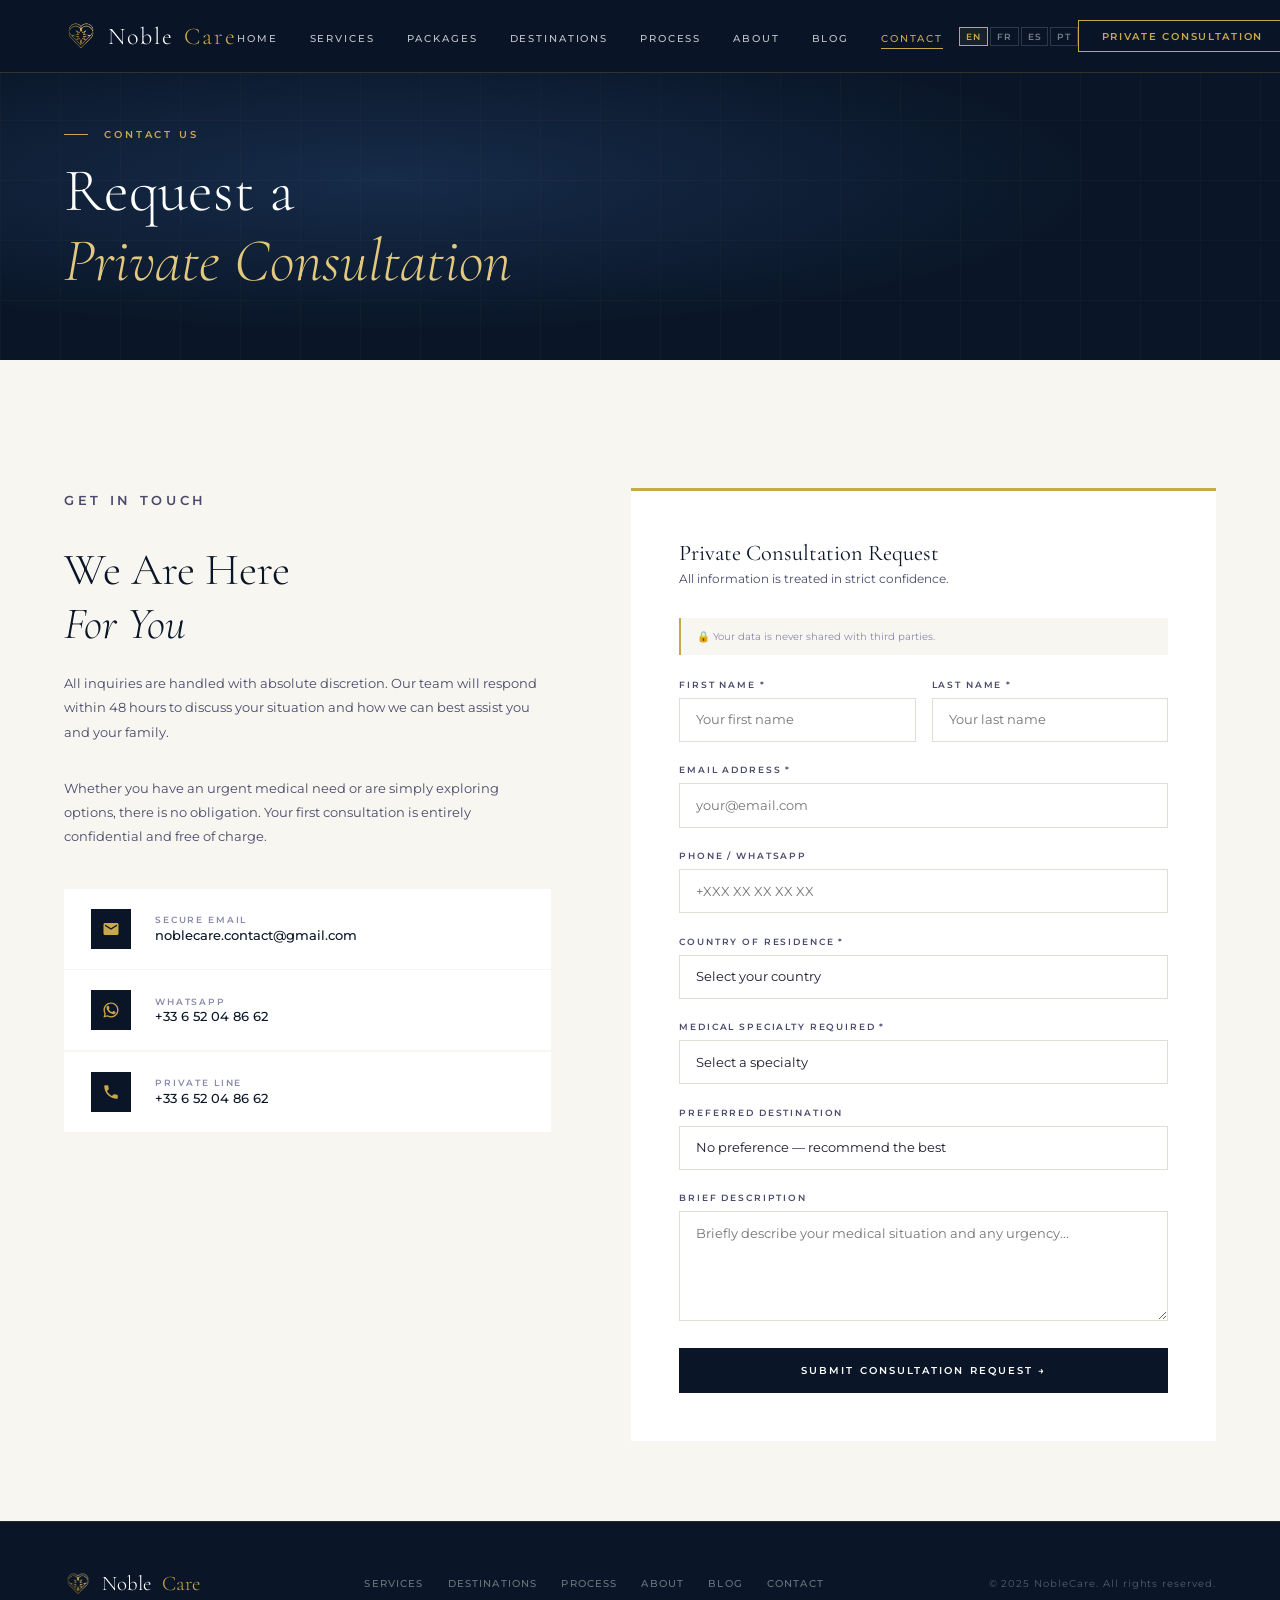
<file: contact.html>
<!DOCTYPE html>
<html lang="en">
<head>
<meta charset="UTF-8">
<meta name="viewport" content="width=device-width, initial-scale=1.0">
<title>Contact — NobleCare</title>
<link rel="preconnect" href="https://fonts.googleapis.com">
<link rel="preconnect" href="https://fonts.gstatic.com" crossorigin>
<link href="https://fonts.googleapis.com/css2?family=Cormorant+Garamond:ital,wght@0,300;0,400;0,500;1,300;1,400&family=Montserrat:wght@300;400;500;600&display=swap" rel="stylesheet">
<link rel="stylesheet" href="style.css">
<style>
  .contact-section { background: var(--off-white); }
  .contact-grid { display: grid; grid-template-columns: 1fr 1.2fr; gap: 5rem; align-items: start; margin-top: 3rem; }
  .contact-info p { font-size: 0.82rem; line-height: 1.85; color: var(--text-mid); margin-bottom: 2rem; }
  .channels { display: flex; flex-direction: column; gap: 1.5px; margin-top: 2.5rem; }
  .channel { background: var(--white); display: flex; align-items: center; gap: 1.5rem; padding: 1.25rem 1.5rem; border-left: 3px solid transparent; transition: border-color 0.3s; text-decoration: none; color: inherit; }
  .channel:hover { border-left-color: var(--gold); }
  .channel-icon { width: 40px; height: 40px; background: var(--navy); flex-shrink: 0; display: flex; align-items: center; justify-content: center; }
  .channel-icon svg { width: 18px; height: 18px; fill: var(--gold); }
  .channel-label { font-size: 0.58rem; font-weight: 600; letter-spacing: 0.2em; text-transform: uppercase; color: var(--text-light); }
  .channel-value { font-size: 0.82rem; color: var(--navy); font-weight: 500; margin-top: 0.1rem; }
  .contact-form-wrap { background: var(--white); padding: 3rem; border-top: 3px solid var(--gold); }
  .form-title { font-family: var(--serif); font-size: 1.4rem; color: var(--navy); margin-bottom: 0.3rem; }
  .form-sub { font-size: 0.75rem; color: var(--text-mid); margin-bottom: 2rem; }
  .form-group { margin-bottom: 1.4rem; }
  .form-group label { display: block; font-size: 0.58rem; font-weight: 600; letter-spacing: 0.2em; text-transform: uppercase; color: var(--text-mid); margin-bottom: 0.5rem; }
  .form-group input, .form-group select, .form-group textarea { width: 100%; padding: 0.85rem 1rem; border: 1px solid #e0ddd6; font-family: var(--sans); font-size: 0.8rem; color: var(--text-dark); background: transparent; outline: none; transition: border-color 0.3s; appearance: none; }
  .form-group select { background: var(--white); cursor: pointer; }
  .form-group input:focus, .form-group select:focus, .form-group textarea:focus { border-color: var(--gold); }
  .form-group textarea { resize: vertical; min-height: 110px; }
  .form-row { display: grid; grid-template-columns: 1fr 1fr; gap: 1rem; }
  .confidential-note { font-size: 0.65rem; color: var(--text-light); margin-bottom: 1.5rem; display: flex; align-items: center; gap: 0.5rem; padding: 0.75rem 1rem; background: var(--off-white); border-left: 2px solid var(--gold); }
  .submit-btn { width: 100%; padding: 1rem; background: var(--navy); color: var(--white); border: none; font-family: var(--sans); font-size: 0.65rem; font-weight: 600; letter-spacing: 0.2em; text-transform: uppercase; cursor: pointer; transition: background 0.3s; }
  .submit-btn:hover { background: var(--navy-light); }
  @media (max-width: 900px) { .contact-grid { grid-template-columns: 1fr; gap: 3rem; } .form-row { grid-template-columns: 1fr; } }
</style>
</head>
<body>
<nav>
  <a href="index.html" class="nav-logo"><img src="logo.png" alt="NobleCare">Noble<span>Care</span></a>
  <ul class="nav-links">
    <li><a href="index.html"><span data-i18n="nav_home">Home</span></a></li>
    <li><a href="services.html"><span data-i18n="nav_services">Services</span></a></li>
    <li><a href="pricing.html"><span data-i18n="nav_pricing">Packages</span></a></li>
    <li><a href="destinations.html"><span data-i18n="nav_destinations">Destinations</span></a></li>
    <li><a href="process.html"><span data-i18n="nav_process">Process</span></a></li>
    <li><a href="about.html"><span data-i18n="nav_about">About</span></a></li>
    <li><a href="blog.html"><span data-i18n="nav_blog">Blog</span></a></li>
    <li><a href="contact.html" class="active"><span data-i18n="nav_contact">Contact</span></a></li>
  </ul>
  <div class="lang-selector">
    <button class="lang-btn" data-lang="en" onclick="applyLang('en')">EN</button>
    <button class="lang-btn" data-lang="fr" onclick="applyLang('fr')">FR</button>
    <button class="lang-btn" data-lang="es" onclick="applyLang('es')">ES</button>
    <button class="lang-btn" data-lang="pt" onclick="applyLang('pt')">PT</button>
  </div>
  <a href="contact.html" class="nav-cta"><span data-i18n="nav_cta">Private Consultation</span></a>
  <button class="menu-toggle" id="menuToggle" aria-label="Menu"><span></span><span></span><span></span></button>
</nav>

<!-- MOBILE NAV -->
<div class="mobile-nav" id="mobileNav">
  <a href="index.html" ><span data-i18n="nav_home">Home</span></a>
  <a href="services.html" ><span data-i18n="nav_services">Services</span></a>
  <a href="pricing.html"><span data-i18n="nav_pricing">Packages</span></a>
  <a href="destinations.html" ><span data-i18n="nav_destinations">Destinations</span></a>
  <a href="process.html" ><span data-i18n="nav_process">Process</span></a>
  <a href="about.html" ><span data-i18n="nav_about">About</span></a>
  <a href="blog.html" ><span data-i18n="nav_blog">Blog</span></a>
  <a href="contact.html" class="active"><span data-i18n="nav_contact">Contact</span></a>
  <a href="contact.html" class="mobile-cta"><span data-i18n="nav_cta">Private Consultation</span></a>
</div>
<div class="page-header">
  <div class="page-header-bg"></div>
  <div class="page-header-grid"></div>
  <div class="page-header-content container">
    <p class="eyebrow" data-i18n="contact_eyebrow">Contact Us</p>
    <h1><span data-i18n="contact_h1_1">Request a</span><br><em data-i18n="contact_h1_2">Private Consultation</em></h1>
  </div>
</div>
<section class="contact-section">
  <div class="container">
    <div class="contact-grid">
      <div class="contact-info fade-up">
        <p class="section-tag" data-i18n="contact_tag">Get in Touch</p>
        <h2 class="section-title"><span data-i18n="contact_h2_1">We Are Here</span><br><em data-i18n="contact_h2_2">For You</em></h2>
        <p data-i18n="contact_p1">All inquiries are handled with absolute discretion. Our team will respond within 48 hours to discuss your situation and how we can best assist you and your family.</p>
        <p data-i18n="contact_p2">Whether you have an urgent medical need or are simply exploring options, there is no obligation. Your first consultation is entirely confidential and free of charge.</p>
        <div class="channels">
          <a href="mailto:noblecare.contact@gmail.com" class="channel">
            <div class="channel-icon"><svg viewBox="0 0 24 24"><path d="M20 4H4c-1.1 0-2 .9-2 2v12c0 1.1.9 2 2 2h16c1.1 0 2-.9 2-2V6c0-1.1-.9-2-2-2zm0 4l-8 5-8-5V6l8 5 8-5v2z"/></svg></div>
            <div><div class="channel-label" data-i18n="contact_email_label">Secure Email</div><div class="channel-value">noblecare.contact@gmail.com</div></div>
          </a>
          <a href="https://wa.me/33652048662" target="_blank" class="channel">
            <div class="channel-icon"><svg viewBox="0 0 24 24"><path d="M17.472 14.382c-.297-.149-1.758-.867-2.03-.967-.273-.099-.471-.148-.67.15-.197.297-.767.966-.94 1.164-.173.199-.347.223-.644.075-.297-.15-1.255-.463-2.39-1.475-.883-.788-1.48-1.761-1.653-2.059-.173-.297-.018-.458.13-.606.134-.133.298-.347.446-.52.149-.174.198-.298.298-.497.099-.198.05-.371-.025-.52-.075-.149-.669-1.612-.916-2.207-.242-.579-.487-.5-.669-.51-.173-.008-.371-.01-.57-.01-.198 0-.52.074-.792.372-.272.297-1.04 1.016-1.04 2.479 0 1.462 1.065 2.875 1.213 3.074.149.198 2.096 3.2 5.077 4.487.709.306 1.262.489 1.694.625.712.227 1.36.195 1.871.118.571-.085 1.758-.719 2.006-1.413.248-.694.248-1.289.173-1.413-.074-.124-.272-.198-.57-.347z"/><path d="M11.997 2C6.477 2 2 6.477 2 11.997c0 1.757.456 3.405 1.253 4.842L2 22l5.361-1.218A9.96 9.96 0 0011.997 22c5.523 0 10-4.477 10-10.003S17.52 2 11.997 2zm0 18.186a8.17 8.17 0 01-4.135-1.125l-.295-.174-3.182.723.749-3.092-.193-.314A8.183 8.183 0 013.813 12c0-4.512 3.672-8.186 8.184-8.186 4.51 0 8.184 3.674 8.184 8.186 0 4.513-3.674 8.186-8.184 8.186z"/></svg></div>
            <div><div class="channel-label" data-i18n="contact_wa_label">WhatsApp</div><div class="channel-value">+33 6 52 04 86 62</div></div>
          </a>
          <a href="tel:+33652048662" class="channel">
            <div class="channel-icon"><svg viewBox="0 0 24 24"><path d="M6.62 10.79c1.44 2.83 3.76 5.14 6.59 6.59l2.2-2.2c.27-.27.67-.36 1.02-.24 1.12.37 2.33.57 3.57.57.55 0 1 .45 1 1V20c0 .55-.45 1-1 1-9.39 0-17-7.61-17-17 0-.55.45-1 1-1h3.5c.55 0 1 .45 1 1 0 1.25.2 2.45.57 3.57.11.35.03.74-.25 1.02l-2.2 2.2z"/></svg></div>
            <div><div class="channel-label" data-i18n="contact_phone_label">Private Line</div><div class="channel-value">+33 6 52 04 86 62</div></div>
          </a>
        </div>
      </div>
      <div class="contact-form-wrap fade-up">
        <div class="form-title" data-i18n="form_title">Private Consultation Request</div>
        <div class="form-sub" data-i18n="form_sub">All information is treated in strict confidence.</div>
        <div class="confidential-note" data-i18n="form_lock">🔒 Your data is never shared with third parties.</div>
        <form action="https://formspree.io/f/myknnajz" method="POST">
          <input type="hidden" name="_subject" value="New NobleCare Consultation Request">
          <div class="form-row">
            <div class="form-group"><label>First Name *</label><input type="text" name="first_name" placeholder="Your first name" required></div>
            <div class="form-group"><label>Last Name *</label><input type="text" name="last_name" placeholder="Your last name" required></div>
          </div>
          <div class="form-group"><label>Email Address *</label><input type="email" name="email" placeholder="your@email.com" required></div>
          <div class="form-group"><label>Phone / WhatsApp</label><input type="tel" name="phone" placeholder="+XXX XX XX XX XX"></div>
          <div class="form-group">
            <label>Country of Residence *</label>
            <select name="country" required>
              <option value="">Select your country</option>
              <optgroup label="Africa">
              <option>Algeria</option><option>Angola</option><option>Benin</option><option>Botswana</option>
              <option>Burkina Faso</option><option>Burundi</option><option>Cameroun</option><option>Cape Verde</option>
              <option>Central African Republic</option><option>Chad</option><option>Comoros</option>
              <option>Congo</option><option>DR Congo</option><option>Côte d'Ivoire</option>
              <option>Djibouti</option><option>Egypt</option><option>Equatorial Guinea</option>
              <option>Eritrea</option><option>Ethiopia</option><option>Gabon</option><option>Gambia</option>
              <option>Ghana</option><option>Guinea</option><option>Guinea-Bissau</option><option>Kenya</option>
              <option>Lesotho</option><option>Liberia</option><option>Libya</option><option>Madagascar</option>
              <option>Malawi</option><option>Mali</option><option>Mauritania</option><option>Mauritius</option>
              <option>Morocco</option><option>Mozambique</option><option>Namibia</option><option>Niger</option>
              <option>Nigeria</option><option>Rwanda</option><option>São Tomé and Príncipe</option>
              <option>Senegal</option><option>Seychelles</option><option>Sierra Leone</option>
              <option>Somalia</option><option>South Africa</option><option>South Sudan</option>
              <option>Sudan</option><option>Swaziland</option><option>Tanzania</option><option>Togo</option>
              <option>Tunisia</option><option>Uganda</option><option>Zambia</option><option>Zimbabwe</option>
              </optgroup>
              <optgroup label="Middle East">
              <option>Bahrain</option><option>Iran</option><option>Iraq</option><option>Jordan</option>
              <option>Kuwait</option><option>Lebanon</option><option>Oman</option><option>Palestine</option>
              <option>Qatar</option><option>Saudi Arabia</option><option>Syria</option>
              <option>United Arab Emirates</option><option>Yemen</option>
              </optgroup>
              <optgroup label="Asia">
              <option>Afghanistan</option><option>Armenia</option><option>Azerbaijan</option>
              <option>Bangladesh</option><option>Cambodia</option><option>China</option>
              <option>Georgia</option><option>India</option><option>Indonesia</option>
              <option>Japan</option><option>Kazakhstan</option><option>Kyrgyzstan</option>
              <option>Malaysia</option><option>Mongolia</option><option>Myanmar</option>
              <option>Nepal</option><option>Pakistan</option><option>Philippines</option>
              <option>Singapore</option><option>South Korea</option><option>Sri Lanka</option>
              <option>Tajikistan</option><option>Thailand</option><option>Turkmenistan</option>
              <option>Uzbekistan</option><option>Vietnam</option>
              </optgroup>
              <optgroup label="Europe">
              <option>Albania</option><option>Austria</option><option>Belarus</option>
              <option>Belgium</option><option>Bosnia</option><option>Bulgaria</option>
              <option>Croatia</option><option>Cyprus</option><option>Czech Republic</option>
              <option>Denmark</option><option>Finland</option><option>France</option>
              <option>Germany</option><option>Greece</option><option>Hungary</option>
              <option>Ireland</option><option>Italy</option><option>Kosovo</option>
              <option>Luxembourg</option><option>Malta</option><option>Moldova</option>
              <option>Monaco</option><option>Netherlands</option><option>Norway</option>
              <option>Poland</option><option>Portugal</option><option>Romania</option>
              <option>Russia</option><option>Serbia</option><option>Slovakia</option>
              <option>Slovenia</option><option>Spain</option><option>Sweden</option>
              <option>Switzerland</option><option>Turkey</option><option>Ukraine</option>
              <option>United Kingdom</option>
              </optgroup>
              <optgroup label="Americas">
              <option>Argentina</option><option>Bolivia</option><option>Brazil</option>
              <option>Canada</option><option>Chile</option><option>Colombia</option>
              <option>Costa Rica</option><option>Cuba</option><option>Dominican Republic</option>
              <option>Ecuador</option><option>El Salvador</option><option>Guatemala</option>
              <option>Haiti</option><option>Honduras</option><option>Jamaica</option>
              <option>Mexico</option><option>Nicaragua</option><option>Panama</option>
              <option>Paraguay</option><option>Peru</option><option>Trinidad and Tobago</option>
              <option>United States</option><option>Uruguay</option><option>Venezuela</option>
              </optgroup>
              <optgroup label="Oceania">
              <option>Australia</option><option>Fiji</option><option>New Zealand</option>
              <option>Papua New Guinea</option>
              </optgroup>
              <option value="other">Other</option>
            </select>
          </div>
          <div class="form-group">
            <label>Medical Specialty Required *</label>
            <select name="specialty" required>
              <option value="">Select a specialty</option>
              <option>Oncology / Cancer Treatment</option><option>Cardiology &amp; Cardiac Surgery</option>
              <option>Neurology &amp; Neurosurgery</option><option>Orthopaedics &amp; Spine Surgery</option>
              <option>Rare Disease</option><option>Haematology</option><option>Transplant Medicine</option>
              <option>General Surgery</option><option>Preventive Medicine</option><option>Other</option>
            </select>
          </div>
          <div class="form-group">
            <label>Preferred Destination</label>
            <select name="destination">
              <option value="">No preference — recommend the best</option>
              <option>Paris, France</option><option>Geneva, Switzerland</option>
              <option>London, United Kingdom</option><option>Berlin, Germany</option>
            </select>
          </div>
          <div class="form-group"><label>Brief Description</label><textarea name="message" placeholder="Briefly describe your medical situation and any urgency..."></textarea></div>
          <button type="submit" class="submit-btn" data-i18n="form_submit">Submit Consultation Request →</button>
        </form>
      </div>
    </div>
  </div>
</section>
<footer>
  <div class="footer-inner">
    <a href="index.html" class="footer-logo"><img src="logo.png" alt="NobleCare">Noble<span>Care</span></a>
    <div class="footer-links">
      <a href="services.html"><span data-i18n="nav_services">Services</span></a><a href="destinations.html"><span data-i18n="nav_destinations">Destinations</span></a>
      <a href="process.html"><span data-i18n="nav_process">Process</span></a><a href="about.html"><span data-i18n="nav_about">About</span></a>
      <a href="blog.html"><span data-i18n="nav_blog">Blog</span></a><a href="contact.html"><span data-i18n="nav_contact">Contact</span></a>
    </div>
    <div class="footer-text">© 2025 NobleCare. All rights reserved.</div>
  </div>
</footer>







<script>
(function(){
  var T={"en":{"nav_home":"Home","nav_services":"Services","nav_destinations":"Destinations","nav_process":"Process","nav_about":"About","nav_blog":"Blog","nav_contact":"Contact","nav_cta":"Private Consultation","hero_eyebrow":"International Medical Concierge","hero_h1_1":"Access the World's","hero_h1_2":"Finest Medical","hero_h1_3":"Expertise","hero_p":"We connect distinguished international patients with the most advanced medical institutions in Europe — handling every detail from specialist appointments to private travel arrangements.","hero_btn":"Request a Private Consultation","hero_btn2":"How it works","badge1":"Absolute Confidentiality","badge2":"24/7 Dedicated Support","badge3":"Multilingual Assistance","stat1_label":"Average response time","stat2_label":"Partner institutions","stat3_label":"Medical destinations","stat4_label":"Confidential service","overview_tag":"What We Offer","overview_h2_1":"Everything You Need,","overview_h2_2":"Perfectly Orchestrated","ov1_title":"Medical Coordination","ov1_text":"Expert analysis of your medical file and direct access to world-leading specialists across every discipline.","ov1_link":"Discover our services →","ov2_title":"Premier Destinations","ov2_text":"Paris, Geneva, London, Berlin — the four capitals of medical excellence in Europe, accessible to you.","ov2_link":"View destinations →","ov3_title":"Seamless Process","ov3_text":"From your first contact to full recovery, a dedicated concierge manages every step of your journey.","ov3_link":"How it works →","cta_h2_1":"Your health cannot wait.","cta_h2_2":"Neither can we.","cta_p":"Our team responds within 48 hours to every inquiry, with absolute discretion and professional care.","cta_btn":"Request a Private Consultation","gal1":"VIP Hospitality","gal2":"Paris, France","gal3":"European Excellence","gal4":"Private Travel","footer_copy":"© 2025 NobleCare. All rights reserved.","svc_eyebrow":"Our Services","svc_h1_1":"A Complete Suite of","svc_h1_2":"Premium Medical Services","svc_tag":"What We Offer","svc_h2_1":"Every Aspect of Your Journey,","svc_h2_2":"Perfectly Managed","svc_sub":"From your first contact to full recovery, our team orchestrates each detail with precision and discretion.","svc1_title":"Medical Coordination","svc2_title":"Travel & Logistics","svc3_title":"Personal Assistance","svc4_title":"VIP Services","price_tag":"Concierge Fee","price_h2_1":"Transparent,","price_h2_2":"All-Inclusive Pricing","price_label":"Base Concierge Fee","price_period":"per case — excluding medical & travel costs","price_desc":"Our concierge fee covers the full coordination service: medical file analysis, specialist identification, appointment scheduling, and logistical management.","price_btn":"Request a Detailed Quote","dest_eyebrow":"Medical Destinations","dest_h1_1":"Europe's Premier","dest_h1_2":"Medical Cities","dest_tag":"4 Destinations","dest_h2_1":"The World's Most Advanced","dest_h2_2":"Medical Centres","dest_sub":"We partner exclusively with the highest-ranked institutions in Europe, selected for clinical excellence, research innovation, and experience with international patients.","dest_cta_tag":"Not Sure Which Destination?","dest_cta_h2_1":"We Will Recommend","dest_cta_h2_2":"The Right Choice","dest_cta_p":"Share your medical situation and we will identify the hospital and city best suited to your condition.","dest_cta_btn":"Get a Recommendation","proc_eyebrow":"How It Works","proc_h1_1":"Your Journey in","proc_h1_2":"Five Steps","proc_tag":"The NobleCare Process","proc_h2_1":"From First Contact","proc_h2_2":"to Full Recovery","proc_sub":"We manage every aspect of your medical journey so that you and your family can focus on what matters most — your health.","step1_tag":"Initial Contact","step1_title":"You Reach Out","step1_desc":"The process begins the moment you contact us. You will be assigned a dedicated case manager within 24 hours.","step2_tag":"Medical Review","step2_title":"We Analyse Your Case","step2_desc":"Your medical file is reviewed by our network of partner specialists. We identify the most appropriate institution.","step3_tag":"Personalised Proposal","step3_title":"Your Complete Plan","step3_desc":"We present a comprehensive plan covering the recommended hospital, specialist, treatment pathway, travel schedule, and complete cost estimate.","step4_tag":"Full Organisation","step4_title":"We Handle Everything","step4_desc":"We manage the entire operation: medical visa, flights, private transfers, hotel or hospital suite booking.","step5_tag":"On-Site Accompaniment","step5_title":"We Are With You","step5_desc":"From the moment you land, your personal concierge is at your side for every appointment and consultation.","proc_ready_tag":"Ready to Begin?","proc_ready_h2_1":"Start Your Journey","proc_ready_h2_2":"Today","proc_ready_p":"Submit your medical file securely and receive your personalised treatment plan within 48 hours.","proc_ready_btn1":"Request a Consultation","proc_ready_btn2":"View Our Services","about_eyebrow":"About NobleCare","about_h1_1":"Trusted by the World's","about_h1_2":"Most Discerning Families","about_mission_tag":"Our Mission","about_mission_h2_1":"When Health Cannot Wait,","about_mission_h2_2":"Every Detail Matters","about_values_tag":"Our Values","about_values_h2_1":"The Principles That","about_values_h2_2":"Guide Everything We Do","val1_title":"Excellence Without Compromise","val2_title":"Absolute Confidentiality","val3_title":"Genuine Human Care","testi_tag":"Client Testimonials","testi_h2_1":"Words from Those","testi_h2_2":"We Have Served","contact_eyebrow":"Contact Us","contact_h1_1":"Request a","contact_h1_2":"Private Consultation","contact_tag":"Get in Touch","contact_h2_1":"We Are Here","contact_h2_2":"For You","contact_p1":"All inquiries are handled with absolute discretion. Our team will respond within 48 hours to discuss your situation and how we can best assist you and your family.","contact_p2":"Whether you have an urgent medical need or are simply exploring options, there is no obligation. Your first consultation is entirely confidential and free of charge.","contact_email_label":"Secure Email","contact_wa_label":"WhatsApp","contact_phone_label":"Private Line","form_title":"Private Consultation Request","form_sub":"All information is treated in strict confidence.","form_lock":"🔒 Your data is never shared with third parties.","form_fname":"First Name *","form_lname":"Last Name *","form_email":"Email Address *","form_phone":"Phone / WhatsApp","form_country":"Country of Residence *","form_country_default":"Select your country","form_specialty":"Medical Specialty Required *","form_specialty_default":"Select a specialty","form_dest":"Preferred Destination","form_dest_default":"No preference — recommend the best","form_message":"Brief Description","form_submit":"Submit Consultation Request →","blog_eyebrow":"Medical Insights","blog_h1_1":"Expert Guides for","blog_h1_2":"International Patients","newsletter_h2_1":"Stay","newsletter_h2_2":"Informed","newsletter_p":"Receive our expert guides on medical travel, European healthcare, and patient rights.","newsletter_btn":"Subscribe","about_p1":"NobleCare was founded on a simple but powerful conviction: that access to the world's finest medical care should never be limited by geography, administration, or complexity.","about_p2":"We act as a trusted intermediary — part medical coordinator, part travel expert, part personal advisor — guiding our clients through every step of an international medical journey with precision, warmth, and absolute discretion.","about_p3":"Our network spans the finest hospitals in Paris, Geneva, London, and Berlin, with direct relationships with specialists across oncology, cardiology, neurology, rare diseases, and complex surgery.","about_p4":"From the first contact to the journey home, NobleCare is with you.","about_pull":"\"We bridge the distance between your family and the best specialists on the planet.\"","banner_quote":"\"The finest medical care in the world, delivered with the warmth and discretion your family deserves.\"","aside1_label":"Average first response","aside1_text":"Every inquiry receives a personalised response from a dedicated case manager within 48 hours.","aside2_label":"Partner institutions","aside2_text":"We maintain direct working relationships with leading hospitals and private clinics across Europe.","aside3_label":"Languages spoken","aside3_text":"Full service in English, French, and Arabic — with certified medical interpreters available on-site.","aside4_label":"Confidential by design","aside4_text":"Every case is handled under strict professional confidentiality. Your identity and medical information are never shared without consent.","val1_text":"We partner exclusively with institutions ranked among the world's finest. Our standards are uncompromising because our clients deserve nothing less.","val2_text":"Every case is handled under strict non-disclosure. We never share a client's identity or medical information without explicit consent.","val3_text":"Behind every case is a family facing uncertainty. We approach every client with the warmth, empathy, and personal attention that a medical journey demands.","testi1_text":"Exceptional support throughout my treatment in Paris. The team managed everything, allowing me to focus entirely on my recovery. A truly extraordinary service.","testi2_text":"Discreet, professional, and extremely efficient. We were in Geneva within 72 hours of our first contact. The level of care and attention was unlike anything we had experienced.","testi3_text":"NobleCare transformed what could have been a deeply stressful experience into one that felt managed, dignified, and reassuring at every stage.","testi1_author":"Anonymous Patient","testi2_author":"Family Office Client","testi3_author":"Senior Executive","svc1_desc":"Expert analysis of your medical file and direct access to world-leading specialists across every discipline. We identify the right institution and the right expert for your exact condition.","svc2_desc":"Seamless international travel arrangements including medical visa procurement, private aviation coordination, and premium accommodation.","svc3_desc":"A dedicated personal assistant accompanies you throughout your entire medical journey, ensuring clear communication and seamless coordination at every step.","svc4_desc":"The highest standard of private care and security for clients who require complete discretion and an uncompromising level of personal comfort.","step1_desc_long":"The process begins the moment you contact us. You will be assigned a dedicated case manager within 24 hours. We collect your medical records, analyses, and imaging in a fully encrypted environment.","step2_desc_long":"Your medical file is reviewed by our network of partner specialists. We assess all treatment options, identify the most appropriate institution, and estimate realistic timelines.","step3_desc_long":"We present you with a comprehensive, fully itemised plan covering the recommended hospital, specialist, treatment pathway, travel schedule, and complete cost estimate.","step4_desc_long":"Upon your approval, we manage the entire logistical operation: medical visa, international flights, private transfers, hotel or hospital suite booking.","step5_desc_long":"From the moment you land, your personal concierge is at your side. We escort you through every appointment, translate every consultation, and manage every administrative detail.","dest_paris_tag":"France — Western Europe","dest_geneva_tag":"Switzerland — Central Europe","dest_london_tag":"United Kingdom — Northern Europe","dest_berlin_tag":"Germany — Central Europe","dest_paris_desc":"Paris hosts some of the world's most renowned cancer centres and neurological institutes, while leading private clinics offer VIP-grade care with rapid access to the country's finest specialists.","dest_geneva_desc":"Geneva is synonymous with world-class private medicine, offering complete discretion and a tradition of excellence in medical hospitality.","dest_london_desc":"London's medical ecosystem combines world-class NHS teaching hospitals with an extensive network of elite private hospitals, excelling in complex cardiac surgery and transplant medicine.","dest_berlin_desc":"Germany leads the world in orthopaedic surgery and advanced diagnostics. Berlin's university medical centres offer some of Europe's fastest turnaround times for complex diagnostics.","nav_pricing":"Packages","pkg_eyebrow":"Our Packages","pkg_h1_1":"Choose the Level of Care","pkg_h1_2":"That Suits You","pkg_m1":"Essential Medical","pkg_m2":"Executive Care","pkg_m3":"Sovereign Care","pkg_tag":"3 Packages","pkg_h2_1":"Exceptional Care,","pkg_h2_2":"Three Levels of Excellence","pkg_sub":"Every NobleCare package includes access to Europe's finest medical institutions. The difference lies in the level of personalisation, comfort, and exclusivity we provide around your care.","pkg1_badge":"Essential","pkg1_eyebrow":"Foundation Package","pkg1_name":"Essential Medical","pkg_per_case":"per case, all-inclusive","pkg1_desc":"A streamlined yet effective medical coordination service for clients who want the best European care without the full luxury accompaniment. Efficient, professional, and discreet.","pkg_includes":"What's included","pkg1_f1":"Complete medical file analysis & specialist identification","pkg1_f2":"Priority appointment scheduling at top European hospitals","pkg1_f3":"Medical visa procurement & administrative support","pkg1_f4":"Airport–hospital private vehicle transfers","pkg1_f5":"Business or first class flights coordination","pkg1_f6":"4-star hotel accommodation","pkg1_f7":"Minimum administrative assistance throughout the stay","pkg_select":"Request This Package","pkg2_badge":"Executive","pkg2_eyebrow":"Premium Package","pkg2_name":"Executive Care","pkg_popular":"Most Popular","pkg2_desc":"A fully comprehensive premium service. Everything in Essential, elevated with 24/7 personal accompaniment, 5-star accommodation, private driver, and full post-operative coordination.","pkg_everything":"Everything in Essential, plus","pkg2_f1":"24/7 dedicated personal assistant throughout the stay","pkg2_f2":"5-star hotel or premium hospital suite","pkg2_f3":"Private chauffeur available for the entire stay","pkg2_f4":"Personal interpreter for all medical consultations","pkg2_f5":"Dietary meal adaptation upon request","pkg2_f6":"Full post-operative care coordination","pkg2_f7":"Cultural visits & leisure activities on request","pkg3_badge":"Sovereign","pkg3_eyebrow":"Ultra-Luxury Package","pkg3_name":"Sovereign Care","pkg3_price":"From €150,000","pkg3_price_sub":"fully bespoke — tailored to your needs","pkg3_desc":"The ultimate ultra-luxury, zero-compromise experience. Every detail is curated to the highest standard. No waiting, no friction — only the finest care and the most exclusive service in the world.","pkg_sovereign_inc":"Everything in Executive, plus","pkg3_f1":"Private jet or limousine transport","pkg3_f2":"Palace or international prestige hotel stay","pkg3_f3":"Personal bodyguard security detail if required","pkg3_f4":"Priority access to the world's most renowned specialists","pkg3_f5":"Private chef, spa care & exclusive activities","pkg3_f6":"Full family logistics management","pkg3_f7":"Personalised remote follow-up after return home","pkg3_cta":"Request a Bespoke Quote","tag_exclusive":"Exclusive","tag_unique":"Unique","g1":"Absolute confidentiality","g2":"Response within 48 hours","g3":"Multilingual support","g4":"Zero waiting policy","note_title1":"Not sure which package","note_title2":"is right for you?","note_text":"Every situation is unique. Our team will review your medical file and personal requirements to recommend the package that best meets your needs — at no obligation.","note_btn":"Request a Free Consultation"},"fr":{"nav_home":"Accueil","nav_services":"Services","nav_destinations":"Destinations","nav_process":"Processus","nav_about":"À propos","nav_blog":"Blog","nav_contact":"Contact","nav_cta":"Consultation Privée","hero_eyebrow":"Conciergerie Médicale Internationale","hero_h1_1":"Accédez aux Meilleurs","hero_h1_2":"Experts Médicaux","hero_h1_3":"du Monde","hero_p":"Nous mettons en relation des patients internationaux de haut standing avec les institutions médicales les plus avancées d'Europe — en gérant chaque détail, des rendez-vous spécialisés aux arrangements de voyage privé.","hero_btn":"Demander une Consultation Privée","hero_btn2":"Comment ça marche","badge1":"Confidentialité Absolue","badge2":"Support Dédié 24h/24","badge3":"Assistance Multilingue","stat1_label":"Temps de réponse moyen","stat2_label":"Institutions partenaires","stat3_label":"Destinations médicales","stat4_label":"Service confidentiel","overview_tag":"Nos Offres","overview_h2_1":"Tout ce dont vous avez besoin,","overview_h2_2":"Parfaitement Orchestré","ov1_title":"Coordination Médicale","ov1_text":"Analyse experte de votre dossier et accès direct aux meilleurs spécialistes mondiaux.","ov1_link":"Découvrir nos services →","ov2_title":"Destinations Phares","ov2_text":"Paris, Genève, Londres, Berlin — les quatre capitales de l'excellence médicale en Europe.","ov2_link":"Voir les destinations →","ov3_title":"Processus Fluide","ov3_text":"Du premier contact jusqu'à la guérison complète, un concierge dédié gère chaque étape.","ov3_link":"Comment ça marche →","cta_h2_1":"Votre santé n'attend pas.","cta_h2_2":"Nous non plus.","cta_p":"Notre équipe répond sous 48 heures à chaque demande, avec une discrétion absolue et un soin professionnel.","cta_btn":"Demander une Consultation Privée","gal1":"Hospitalité VIP","gal2":"Paris, France","gal3":"Excellence Européenne","gal4":"Voyage Privé","footer_copy":"© 2025 NobleCare. Tous droits réservés.","svc_eyebrow":"Nos Services","svc_h1_1":"Une Suite Complète de","svc_h1_2":"Services Médicaux Premium","svc_tag":"Ce Que Nous Offrons","svc_h2_1":"Chaque Aspect de Votre Parcours,","svc_h2_2":"Parfaitement Géré","svc_sub":"Du premier contact jusqu'à la guérison, notre équipe orchestre chaque détail avec précision et discrétion.","svc1_title":"Coordination Médicale","svc2_title":"Voyage & Logistique","svc3_title":"Assistance Personnelle","svc4_title":"Services VIP","price_tag":"Frais de Conciergerie","price_h2_1":"Tarification Transparente,","price_h2_2":"Tout Compris","price_label":"Frais de Base","price_period":"par dossier — hors frais médicaux et de voyage","price_desc":"Nos frais couvrent l'intégralité du service : analyse du dossier, identification du spécialiste, prise de rendez-vous et gestion logistique.","price_btn":"Demander un Devis Détaillé","dest_eyebrow":"Destinations Médicales","dest_h1_1":"Les Premières Villes","dest_h1_2":"Médicales d'Europe","dest_tag":"4 Destinations","dest_h2_1":"Les Centres Médicaux","dest_h2_2":"les Plus Avancés du Monde","dest_sub":"Nous collaborons exclusivement avec les institutions les mieux classées d'Europe, sélectionnées pour leur excellence clinique et leur expérience avec les patients internationaux.","dest_cta_tag":"Pas sûr de la destination ?","dest_cta_h2_1":"Nous Recommanderons","dest_cta_h2_2":"Le Bon Choix","dest_cta_p":"Partagez votre situation médicale et nous identifierons l'hôpital et la ville les mieux adaptés.","dest_cta_btn":"Obtenir une Recommandation","proc_eyebrow":"Comment Ça Marche","proc_h1_1":"Votre Parcours en","proc_h1_2":"Cinq Étapes","proc_tag":"Le Processus NobleCare","proc_h2_1":"Du Premier Contact","proc_h2_2":"à la Guérison Complète","proc_sub":"Nous gérons chaque aspect de votre parcours médical afin que vous et votre famille puissiez vous concentrer sur votre santé.","step1_tag":"Contact Initial","step1_title":"Vous Nous Contactez","step1_desc":"Le processus commence dès que vous nous contactez. Un gestionnaire dédié vous sera attribué sous 24 heures.","step2_tag":"Analyse Médicale","step2_title":"Nous Analysons Votre Dossier","step2_desc":"Votre dossier médical est examiné par notre réseau de spécialistes partenaires. Nous identifions l'institution la plus appropriée.","step3_tag":"Proposition Personnalisée","step3_title":"Votre Plan Complet","step3_desc":"Nous vous présentons un plan complet couvrant l'hôpital recommandé, le spécialiste, le parcours de traitement et l'estimation des coûts.","step4_tag":"Organisation Complète","step4_title":"Nous Gérons Tout","step4_desc":"Nous gérons l'intégralité de l'opération : visa médical, vols, transferts privés et réservation de l'hébergement.","step5_tag":"Accompagnement Sur Place","step5_title":"Nous Sommes à Vos Côtés","step5_desc":"Dès votre arrivée, votre concierge personnel vous accompagne à chaque rendez-vous et traduit chaque consultation.","proc_ready_tag":"Prêt à Commencer ?","proc_ready_h2_1":"Démarrez Votre Parcours","proc_ready_h2_2":"Aujourd'hui","proc_ready_p":"Soumettez votre dossier médical et recevez votre plan de traitement personnalisé sous 48 heures.","proc_ready_btn1":"Demander une Consultation","proc_ready_btn2":"Voir Nos Services","about_eyebrow":"À Propos de NobleCare","about_h1_1":"Choisi par les Familles","about_h1_2":"les Plus Exigeantes du Monde","about_mission_tag":"Notre Mission","about_mission_h2_1":"Quand la Santé N'attend Pas,","about_mission_h2_2":"Chaque Détail Compte","about_values_tag":"Nos Valeurs","about_values_h2_1":"Les Principes qui","about_values_h2_2":"Guident Tout ce que Nous Faisons","val1_title":"Excellence Sans Compromis","val2_title":"Confidentialité Absolue","val3_title":"Soin Humain Authentique","testi_tag":"Témoignages Clients","testi_h2_1":"Les Mots de Ceux","testi_h2_2":"que Nous Avons Servis","contact_eyebrow":"Contactez-Nous","contact_h1_1":"Demander une","contact_h1_2":"Consultation Privée","contact_tag":"Prenez Contact","contact_h2_1":"Nous Sommes","contact_h2_2":"Là Pour Vous","contact_p1":"Toutes les demandes sont traitées avec une discrétion absolue. Notre équipe répondra sous 48 heures.","contact_p2":"Il n'y a aucune obligation. Votre première consultation est entièrement confidentielle et gratuite.","contact_email_label":"Email Sécurisé","contact_wa_label":"WhatsApp","contact_phone_label":"Ligne Privée","form_title":"Demande de Consultation Privée","form_sub":"Toutes les informations sont traitées en toute confidentialité.","form_lock":"🔒 Vos données ne sont jamais partagées avec des tiers.","form_fname":"Prénom *","form_lname":"Nom *","form_email":"Adresse Email *","form_phone":"Téléphone / WhatsApp","form_country":"Pays de Résidence *","form_country_default":"Sélectionnez votre pays","form_specialty":"Spécialité Médicale Requise *","form_specialty_default":"Sélectionnez une spécialité","form_dest":"Destination Préférée","form_dest_default":"Pas de préférence — recommandez le mieux","form_message":"Brève Description","form_submit":"Envoyer la Demande →","blog_eyebrow":"Guides Médicaux","blog_h1_1":"Guides d'Experts pour","blog_h1_2":"Patients Internationaux","newsletter_h2_1":"Restez","newsletter_h2_2":"Informé","newsletter_p":"Recevez nos guides sur le voyage médical et la santé européenne.","newsletter_btn":"S'abonner","about_p1":"NobleCare a été fondé sur une conviction simple mais puissante : l'accès aux meilleurs soins médicaux ne devrait jamais être limité par la géographie ou la complexité administrative.","about_p2":"Nous agissons comme un intermédiaire de confiance — coordinateur médical, expert en voyage et conseiller personnel — guidant nos clients à chaque étape avec précision et discrétion absolue.","about_p3":"Notre réseau couvre les meilleurs hôpitaux de Paris, Genève, Londres et Berlin, avec des relations directes avec des spécialistes en oncologie, cardiologie et neurologie.","about_p4":"Du premier contact jusqu'au retour à la maison, NobleCare est à vos côtés.","about_pull":"\"Nous comblons la distance entre votre famille et les meilleurs spécialistes de la planète.\"","banner_quote":"\"Les meilleurs soins médicaux au monde, délivrés avec la chaleur et la discrétion que votre famille mérite.\"","aside1_label":"Première réponse","aside1_text":"Chaque demande reçoit une réponse personnalisée d'un gestionnaire dédié sous 48 heures.","aside2_label":"Institutions partenaires","aside2_text":"Nous maintenons des relations directes avec les meilleurs hôpitaux et cliniques privées d'Europe.","aside3_label":"Langues parlées","aside3_text":"Service complet en anglais, français et arabe — avec des interprètes médicaux certifiés disponibles sur place.","aside4_label":"Confidentialité totale","aside4_text":"Chaque dossier est traité sous stricte confidentialité. Votre identité n'est jamais partagée sans consentement.","val1_text":"Nous collaborons exclusivement avec les institutions les mieux classées au monde. Nos standards sont sans compromis car nos clients ne méritent rien de moins.","val2_text":"Chaque dossier est traité sous strict accord de non-divulgation. Nous ne partageons jamais l'identité d'un client sans son consentement explicite.","val3_text":"Derrière chaque dossier se trouve une famille face à l'incertitude. Nous approchons chaque client avec la chaleur et l'empathie qu'un parcours médical exige.","testi1_text":"Un soutien exceptionnel tout au long de mon traitement à Paris. L'équipe a tout géré, me permettant de me concentrer sur ma guérison. Un service vraiment extraordinaire.","testi2_text":"Discret, professionnel et extrêmement efficace. Nous étions à Genève dans les 72 heures. Le niveau de soin était incomparable.","testi3_text":"NobleCare a transformé ce qui aurait pu être une expérience stressante en quelque chose de géré, digne et rassurant à chaque étape.","testi1_author":"Patient Anonyme","testi2_author":"Client Family Office","testi3_author":"Cadre Supérieur","svc1_desc":"Analyse experte de votre dossier médical et accès direct aux meilleurs spécialistes mondiaux. Nous identifions l'institution et l'expert adaptés à votre condition exacte.","svc2_desc":"Organisation complète du voyage international incluant l'obtention du visa médical, la coordination de l'aviation privée et l'hébergement haut de gamme.","svc3_desc":"Un assistant personnel dédié vous accompagne tout au long de votre parcours médical, assurant une communication claire à chaque étape.","svc4_desc":"Le plus haut standard de soins privés et de sécurité pour les clients qui exigent une discrétion totale et un niveau de confort incomparable.","step1_desc_long":"Le processus commence dès que vous nous contactez. Un gestionnaire dédié vous sera attribué sous 24 heures.","step2_desc_long":"Votre dossier est examiné par notre réseau de spécialistes. Nous évaluons toutes les options et identifions l'institution la plus appropriée.","step3_desc_long":"Nous vous présentons un plan complet couvrant l'hôpital, le spécialiste, le parcours de traitement et l'estimation des coûts.","step4_desc_long":"Nous gérons l'intégralité de l'opération : visa médical, vols, transferts privés et réservation de l'hébergement.","step5_desc_long":"Dès votre arrivée, votre concierge personnel vous accompagne à chaque rendez-vous et traduit chaque consultation.","dest_paris_tag":"France — Europe de l'Ouest","dest_geneva_tag":"Suisse — Europe Centrale","dest_london_tag":"Royaume-Uni — Europe du Nord","dest_berlin_tag":"Allemagne — Europe Centrale","dest_paris_desc":"Paris abrite certains des centres anticancéreux les plus réputés au monde. Les cliniques privées offrent des soins VIP avec un accès rapide aux meilleurs spécialistes.","dest_geneva_desc":"Genève est synonyme de médecine privée de classe mondiale, offrant une discrétion totale et une tradition d'excellence dans l'hospitalité médicale.","dest_london_desc":"Londres combine des hôpitaux universitaires de renommée mondiale avec un vaste réseau d'hôpitaux privés d'élite, excellant en chirurgie cardiaque complexe.","dest_berlin_desc":"L'Allemagne est leader mondial en chirurgie orthopédique. Les centres médicaux de Berlin offrent certains des délais de diagnostic les plus rapides d'Europe.","nav_pricing":"Packages","pkg_eyebrow":"Nos Packages","pkg_h1_1":"Choisissez le Niveau de Soin","pkg_h1_2":"Qui Vous Convient","pkg_m1":"Essential Medical","pkg_m2":"Executive Care","pkg_m3":"Sovereign Care","pkg_tag":"3 Packages","pkg_h2_1":"Des Soins Exceptionnels,","pkg_h2_2":"Trois Niveaux d'Excellence","pkg_sub":"Chaque package NobleCare inclut l'accès aux meilleures institutions médicales d'Europe. La différence réside dans le niveau de personnalisation, de confort et d'exclusivité.","pkg1_badge":"Essentiel","pkg1_eyebrow":"Package de Base","pkg1_name":"Essential Medical","pkg_per_case":"par dossier, tout compris","pkg1_desc":"Un service de coordination médicale simplifié mais efficace pour les clients souhaitant les meilleurs soins européens sans l'accompagnement luxe complet.","pkg_includes":"Ce qui est inclus","pkg1_f1":"Analyse complète du dossier médical et identification du spécialiste","pkg1_f2":"Prise de rendez-vous prioritaire dans les meilleurs hôpitaux européens","pkg1_f3":"Obtention du visa médical et soutien administratif","pkg1_f4":"Transferts privés aéroport–hôpital","pkg1_f5":"Coordination des vols en classe affaires ou première","pkg1_f6":"Hébergement en hôtel 4 étoiles","pkg1_f7":"Assistance administrative minimale tout au long du séjour","pkg_select":"Demander ce Package","pkg2_badge":"Exécutif","pkg2_eyebrow":"Package Premium","pkg2_name":"Executive Care","pkg_popular":"Le Plus Populaire","pkg2_desc":"Un service premium tout inclus. Tout ce qui est dans l'Essentiel, enrichi d'un accompagnement personnel 24h/24, d'un hébergement 5 étoiles et d'une coordination post-opératoire complète.","pkg_everything":"Tout ce qui est dans l'Essentiel, plus","pkg2_f1":"Assistant personnel dédié 24h/24 tout au long du séjour","pkg2_f2":"Hôtel 5 étoiles ou suite hospitalière premium","pkg2_f3":"Chauffeur privé disponible pendant tout le séjour","pkg2_f4":"Traducteur personnel pour toutes les consultations médicales","pkg2_f5":"Adaptation des repas selon les préférences alimentaires","pkg2_f6":"Coordination complète des soins post-opératoires","pkg2_f7":"Visites culturelles et activités de détente sur demande","pkg3_badge":"Souverain","pkg3_eyebrow":"Package Ultra-Luxe","pkg3_name":"Sovereign Care","pkg3_price":"À partir de 150 000 €","pkg3_price_sub":"entièrement sur-mesure — adapté à vos besoins","pkg3_desc":"L'expérience ultra-luxe par excellence, sans aucun compromis. Chaque détail est orchestré au plus haut standard. Zéro attente, zéro friction.","pkg_sovereign_inc":"Tout ce qui est dans l'Exécutif, plus","pkg3_f1":"Transport en jet privé ou limousine","pkg3_f2":"Séjour dans un palace ou hôtel de prestige international","pkg3_f3":"Sécurité personnelle avec bodyguards si nécessaire","pkg3_f4":"Accès prioritaire aux spécialistes les plus renommés au monde","pkg3_f5":"Chef privé, soins spa et activités exclusives","pkg3_f6":"Gestion complète de la logistique familiale","pkg3_f7":"Suivi personnalisé à distance après le retour","pkg3_cta":"Demander un Devis Sur-Mesure","tag_exclusive":"Exclusif","tag_unique":"Unique","g1":"Confidentialité absolue","g2":"Réponse sous 48 heures","g3":"Support multilingue","g4":"Politique zéro attente","note_title1":"Pas sûr du package","note_title2":"qui vous convient ?","note_text":"Chaque situation est unique. Notre équipe examinera votre dossier et vos besoins pour vous recommander le package le plus adapté — sans aucune obligation.","note_btn":"Demander une Consultation Gratuite"},"es":{"nav_home":"Inicio","nav_services":"Servicios","nav_destinations":"Destinos","nav_process":"Proceso","nav_about":"Nosotros","nav_blog":"Blog","nav_contact":"Contacto","nav_cta":"Consulta Privada","hero_eyebrow":"Conserjería Médica Internacional","hero_h1_1":"Acceda a la Mejor","hero_h1_2":"Experiencia Médica","hero_h1_3":"del Mundo","hero_p":"Conectamos a pacientes internacionales distinguidos con las instituciones médicas más avanzadas de Europa, gestionando cada detalle desde citas con especialistas hasta arreglos de viaje privado.","hero_btn":"Solicitar una Consulta Privada","hero_btn2":"Cómo funciona","badge1":"Confidencialidad Absoluta","badge2":"Soporte Dedicado 24/7","badge3":"Asistencia Multilingüe","stat1_label":"Tiempo de respuesta promedio","stat2_label":"Instituciones asociadas","stat3_label":"Destinos médicos","stat4_label":"Servicio confidencial","overview_tag":"Lo Que Ofrecemos","overview_h2_1":"Todo lo que necesita,","overview_h2_2":"Perfectamente Coordinado","ov1_title":"Coordinación Médica","ov1_text":"Análisis experto de su expediente y acceso directo a los mejores especialistas mundiales.","ov1_link":"Descubrir nuestros servicios →","ov2_title":"Destinos Principales","ov2_text":"París, Ginebra, Londres, Berlín — las cuatro capitales de la excelencia médica en Europa.","ov2_link":"Ver destinos →","ov3_title":"Proceso Sin Fricciones","ov3_text":"Desde el primer contacto hasta la recuperación completa, un conserje dedicado gestiona cada paso.","ov3_link":"Cómo funciona →","cta_h2_1":"Su salud no puede esperar.","cta_h2_2":"Nosotros tampoco.","cta_p":"Nuestro equipo responde en 48 horas a cada consulta, con discreción absoluta y cuidado profesional.","cta_btn":"Solicitar una Consulta Privada","gal1":"Hospitalidad VIP","gal2":"París, Francia","gal3":"Excelencia Europea","gal4":"Viaje Privado","footer_copy":"© 2025 NobleCare. Todos los derechos reservados.","svc_eyebrow":"Nuestros Servicios","svc_h1_1":"Una Suite Completa de","svc_h1_2":"Servicios Médicos Premium","svc_tag":"Lo Que Ofrecemos","svc_h2_1":"Cada Aspecto de Su Viaje,","svc_h2_2":"Perfectamente Gestionado","svc_sub":"Desde el primer contacto hasta la recuperación completa, nuestro equipo orquesta cada detalle.","svc1_title":"Coordinación Médica","svc2_title":"Viajes y Logística","svc3_title":"Asistencia Personal","svc4_title":"Servicios VIP","price_tag":"Tarifa de Conserjería","price_h2_1":"Precios Transparentes,","price_h2_2":"Todo Incluido","price_label":"Tarifa Base","price_period":"por caso — excluidos costos médicos y de viaje","price_desc":"Nuestra tarifa cubre el servicio completo: análisis, identificación del especialista, programación y gestión logística.","price_btn":"Solicitar una Cotización Detallada","dest_eyebrow":"Destinos Médicos","dest_h1_1":"Las Principales Ciudades","dest_h1_2":"Médicas de Europa","dest_tag":"4 Destinos","dest_h2_1":"Los Centros Médicos","dest_h2_2":"Más Avanzados del Mundo","dest_sub":"Colaboramos exclusivamente con las instituciones mejor clasificadas de Europa.","dest_cta_tag":"¿No está seguro del destino?","dest_cta_h2_1":"Le Recomendaremos","dest_cta_h2_2":"La Mejor Opción","dest_cta_p":"Comparta su situación médica y le identificaremos el hospital y la ciudad más adecuados.","dest_cta_btn":"Obtener una Recomendación","proc_eyebrow":"Cómo Funciona","proc_h1_1":"Su Viaje en","proc_h1_2":"Cinco Pasos","proc_tag":"El Proceso NobleCare","proc_h2_1":"Desde el Primer Contacto","proc_h2_2":"hasta la Recuperación Completa","proc_sub":"Gestionamos cada aspecto de su viaje médico para que usted y su familia puedan concentrarse en su salud.","step1_tag":"Contacto Inicial","step1_title":"Usted Nos Contacta","step1_desc":"El proceso comienza cuando nos contacta. Se le asignará un gestor de caso dedicado en 24 horas.","step2_tag":"Revisión Médica","step2_title":"Analizamos Su Caso","step2_desc":"Su expediente es revisado por nuestra red de especialistas. Identificamos la institución más apropiada.","step3_tag":"Propuesta Personalizada","step3_title":"Su Plan Completo","step3_desc":"Le presentamos un plan detallado con el hospital, el especialista, la ruta de tratamiento y los costos.","step4_tag":"Organización Total","step4_title":"Nos Encargamos de Todo","step4_desc":"Gestionamos visa médica, vuelos internacionales, traslados privados y reserva de alojamiento.","step5_tag":"Acompañamiento In Situ","step5_title":"Estamos Con Usted","step5_desc":"Desde el momento en que aterriza, su conserje personal está a su lado en cada cita y consulta.","proc_ready_tag":"¿Listo para Comenzar?","proc_ready_h2_1":"Inicie Su Viaje","proc_ready_h2_2":"Hoy","proc_ready_p":"Envíe su expediente médico y reciba su plan de tratamiento personalizado en 48 horas.","proc_ready_btn1":"Solicitar una Consulta","proc_ready_btn2":"Ver Nuestros Servicios","about_eyebrow":"Sobre NobleCare","about_h1_1":"La Confianza de las Famílias","about_h1_2":"Más Exigentes del Mundo","about_mission_tag":"Nuestra Misión","about_mission_h2_1":"Cuando la Salud No Puede Esperar,","about_mission_h2_2":"Cada Detalle Importa","about_values_tag":"Nuestros Valores","about_values_h2_1":"Los Principios que","about_values_h2_2":"Guían Todo lo que Hacemos","val1_title":"Excelencia Sin Compromisos","val2_title":"Confidencialidad Absoluta","val3_title":"Cuidado Humano Genuino","testi_tag":"Testimonios de Clientes","testi_h2_1":"Las Palabras de Aquellos","testi_h2_2":"a Quienes Hemos Servido","contact_eyebrow":"Contáctenos","contact_h1_1":"Solicitar una","contact_h1_2":"Consulta Privada","contact_tag":"Póngase en Contacto","contact_h2_1":"Estamos Aquí","contact_h2_2":"Para Usted","contact_p1":"Todas las consultas se manejan con absoluta discreción. Nuestro equipo responderá en 48 horas.","contact_p2":"No hay obligación. Su primera consulta es completamente confidencial y gratuita.","contact_email_label":"Correo Seguro","contact_wa_label":"WhatsApp","contact_phone_label":"Línea Privada","form_title":"Solicitud de Consulta Privada","form_sub":"Toda la información se trata con estricta confidencialidad.","form_lock":"🔒 Sus datos nunca se comparten con terceros.","form_fname":"Nombre *","form_lname":"Apellido *","form_email":"Dirección de Correo *","form_phone":"Teléfono / WhatsApp","form_country":"País de Residencia *","form_country_default":"Seleccione su país","form_specialty":"Especialidad Médica Requerida *","form_specialty_default":"Seleccione una especialidad","form_dest":"Destino Preferido","form_dest_default":"Sin preferencia — recomiende el mejor","form_message":"Breve Descripción","form_submit":"Enviar Solicitud →","blog_eyebrow":"Guías Médicas","blog_h1_1":"Guías de Expertos para","blog_h1_2":"Pacientes Internacionales","newsletter_h2_1":"Manténgase","newsletter_h2_2":"Informado","newsletter_p":"Reciba nuestras guías sobre viajes médicos y atención sanitaria europea.","newsletter_btn":"Suscribirse","about_p1":"NobleCare fue fundado con una convicción simple pero poderosa: el acceso a los mejores cuidados médicos nunca debe limitarse por la geografía o la complejidad administrativa.","about_p2":"Actuamos como un intermediario de confianza — coordinador médico, experto en viajes y asesor personal — guiando a nuestros clientes con precisión y absoluta discreción.","about_p3":"Nuestra red abarca los mejores hospitales de París, Ginebra, Londres y Berlín, con relaciones directas con especialistas en oncología, cardiología y neurología.","about_p4":"Desde el primer contacto hasta el regreso a casa, NobleCare está con usted.","about_pull":"\"Salvamos la distancia entre su familia y los mejores especialistas del planeta.\"","banner_quote":"\"La mejor atención médica del mundo, entregada con la calidez y la discreción que su familia merece.\"","aside1_label":"Primera respuesta","aside1_text":"Cada consulta recibe una respuesta personalizada de un gestor dedicado en 48 horas.","aside2_label":"Instituciones asociadas","aside2_text":"Mantenemos relaciones directas con los principales hospitales y clínicas privadas de Europa.","aside3_label":"Idiomas hablados","aside3_text":"Servicio completo en inglés, francés y árabe — con intérpretes médicos certificados disponibles in situ.","aside4_label":"Confidencialidad total","aside4_text":"Cada caso se maneja bajo estricta confidencialidad. Su identidad nunca se comparte sin consentimiento.","val1_text":"Colaboramos exclusivamente con instituciones clasificadas entre las mejores del mundo. Nuestros estándares son inquebrantables.","val2_text":"Cada caso se maneja bajo estricto acuerdo de no divulgación. Nunca compartimos la identidad sin consentimiento explícito.","val3_text":"Detrás de cada caso hay una familia ante la incertidumbre. Abordamos cada cliente con calidez y empatía.","testi1_text":"Apoyo excepcional durante mi tratamiento en París. El equipo gestionó todo, permitiéndome concentrarme en mi recuperación.","testi2_text":"Discreto, profesional y extremadamente eficiente. Estábamos en Ginebra a las 72 horas. El nivel de atención fue incomparable.","testi3_text":"NobleCare transformó lo que podría haber sido estresante en algo gestionado, digno y tranquilizador.","testi1_author":"Paciente Anónimo","testi2_author":"Cliente Family Office","testi3_author":"Ejecutivo Senior","svc1_desc":"Análisis experto de su expediente y acceso directo a los mejores especialistas mundiales. Identificamos la institución y el experto adecuados para su condición.","svc2_desc":"Arreglos de viaje internacional completos, incluyendo visa médica, coordinación de aviación privada y alojamiento premium.","svc3_desc":"Un asistente personal dedicado le acompaña durante todo su viaje médico, garantizando comunicación clara en cada etapa.","svc4_desc":"El más alto estándar de atención privada y seguridad para clientes que requieren total discreción.","step1_desc_long":"El proceso comienza cuando nos contacta. Se le asignará un gestor dedicado en 24 horas.","step2_desc_long":"Su expediente es revisado por nuestra red de especialistas. Identificamos la institución más apropiada.","step3_desc_long":"Le presentamos un plan completo con el hospital, el especialista, la ruta de tratamiento y los costos.","step4_desc_long":"Gestionamos visa médica, vuelos, traslados privados y reserva de alojamiento.","step5_desc_long":"Desde el momento en que aterriza, su conserje está a su lado en cada cita.","dest_paris_tag":"Francia — Europa Occidental","dest_geneva_tag":"Suiza — Europa Central","dest_london_tag":"Reino Unido — Europa del Norte","dest_berlin_tag":"Alemania — Europa Central","dest_paris_desc":"París alberga algunos de los centros oncológicos más renombrados del mundo, con clínicas privadas que ofrecen atención VIP.","dest_geneva_desc":"Ginebra es sinónimo de medicina privada de clase mundial, ofreciendo discreción total y excelencia en hospitalidad médica.","dest_london_desc":"Londres combina hospitales universitarios de renombre con hospitales privados de élite, destacando en cirugía cardíaca compleja.","dest_berlin_desc":"Alemania lidera en cirugía ortopédica y diagnósticos avanzados, con tiempos de respuesta entre los más rápidos de Europa.","nav_pricing":"Paquetes","pkg_eyebrow":"Nuestros Paquetes","pkg_h1_1":"Elija el Nivel de Atención","pkg_h1_2":"Que le Conviene","pkg_m1":"Essential Medical","pkg_m2":"Executive Care","pkg_m3":"Sovereign Care","pkg_tag":"3 Paquetes","pkg_h2_1":"Atención Excepcional,","pkg_h2_2":"Tres Niveles de Excelencia","pkg_sub":"Cada paquete NobleCare incluye acceso a las mejores instituciones médicas de Europa. La diferencia radica en el nivel de personalización, confort y exclusividad.","pkg1_badge":"Esencial","pkg1_eyebrow":"Paquete Base","pkg1_name":"Essential Medical","pkg_per_case":"por caso, todo incluido","pkg1_desc":"Un servicio de coordinación médica eficiente para clientes que desean la mejor atención europea sin el acompañamiento de lujo completo.","pkg_includes":"Qué está incluido","pkg1_f1":"Análisis completo del expediente médico e identificación del especialista","pkg1_f2":"Programación prioritaria de citas en los mejores hospitales europeos","pkg1_f3":"Obtención de visa médica y apoyo administrativo","pkg1_f4":"Traslados privados aeropuerto–hospital","pkg1_f5":"Coordinación de vuelos en clase ejecutiva o primera","pkg1_f6":"Alojamiento en hotel de 4 estrellas","pkg1_f7":"Asistencia administrativa mínima durante la estancia","pkg_select":"Solicitar Este Paquete","pkg2_badge":"Ejecutivo","pkg2_eyebrow":"Paquete Premium","pkg2_name":"Executive Care","pkg_popular":"El Más Popular","pkg2_desc":"Un servicio premium todo incluido. Todo lo del Esencial, mejorado con acompañamiento 24/7, alojamiento en 5 estrellas, chófer privado y coordinación postoperatoria completa.","pkg_everything":"Todo lo del Esencial, más","pkg2_f1":"Asistente personal dedicado 24/7 durante toda la estancia","pkg2_f2":"Hotel 5 estrellas o suite hospitalaria premium","pkg2_f3":"Chófer privado disponible durante toda la estancia","pkg2_f4":"Intérprete personal para todas las consultas médicas","pkg2_f5":"Adaptación de comidas según preferencias alimentarias","pkg2_f6":"Coordinación completa de la atención postoperatoria","pkg2_f7":"Visitas culturales y actividades de ocio bajo petición","pkg3_badge":"Soberano","pkg3_eyebrow":"Paquete Ultra-Lujo","pkg3_name":"Sovereign Care","pkg3_price":"Desde €150.000","pkg3_price_sub":"totalmente a medida — adaptado a sus necesidades","pkg3_desc":"La experiencia ultra-lujo definitiva, sin compromisos. Cada detalle está diseñado al más alto nivel. Sin esperas, sin fricciones.","pkg_sovereign_inc":"Todo lo del Ejecutivo, más","pkg3_f1":"Transporte en jet privado o limusina","pkg3_f2":"Estancia en palacio u hotel de prestigio internacional","pkg3_f3":"Seguridad personal con guardaespaldas si es necesario","pkg3_f4":"Acceso prioritario a los especialistas más renombrados del mundo","pkg3_f5":"Chef privado, spa y actividades exclusivas","pkg3_f6":"Gestión completa de la logística familiar","pkg3_f7":"Seguimiento personalizado a distancia tras el regreso","pkg3_cta":"Solicitar un Presupuesto a Medida","tag_exclusive":"Exclusivo","tag_unique":"Único","g1":"Confidencialidad absoluta","g2":"Respuesta en 48 horas","g3":"Soporte multilingüe","g4":"Política cero esperas","note_title1":"¿No sabe qué paquete","note_title2":"es el adecuado para usted?","note_text":"Cada situación es única. Nuestro equipo revisará su expediente y necesidades para recomendarle el paquete más adecuado — sin ninguna obligación.","note_btn":"Solicitar una Consulta Gratuita"},"pt":{"nav_home":"Início","nav_services":"Serviços","nav_destinations":"Destinos","nav_process":"Processo","nav_about":"Sobre","nav_blog":"Blog","nav_contact":"Contato","nav_cta":"Consulta Privada","hero_eyebrow":"Concierge Médico Internacional","hero_h1_1":"Acesse os Melhores","hero_h1_2":"Especialistas Médicos","hero_h1_3":"do Mundo","hero_p":"Conectamos pacientes internacionais distintos às instituições médicas mais avançadas da Europa — gerenciando cada detalhe, desde consultas com especialistas até arranjos de viagem privada.","hero_btn":"Solicitar uma Consulta Privada","hero_btn2":"Como funciona","badge1":"Confidencialidade Absoluta","badge2":"Suporte Dedicado 24/7","badge3":"Assistência Multilíngue","stat1_label":"Tempo médio de resposta","stat2_label":"Instituições parceiras","stat3_label":"Destinos médicos","stat4_label":"Serviço confidencial","overview_tag":"O Que Oferecemos","overview_h2_1":"Tudo o que você precisa,","overview_h2_2":"Perfeitamente Orquestrado","ov1_title":"Coordenação Médica","ov1_text":"Análise especializada do seu prontuário e acesso direto aos melhores especialistas mundiais.","ov1_link":"Descubra nossos serviços →","ov2_title":"Destinos Principais","ov2_text":"Paris, Genebra, Londres, Berlim — as quatro capitais da excelência médica na Europa.","ov2_link":"Ver destinos →","ov3_title":"Processo Fluído","ov3_text":"Do primeiro contato até a recuperação completa, um concierge dedicado gerencia cada etapa.","ov3_link":"Como funciona →","cta_h2_1":"Sua saúde não pode esperar.","cta_h2_2":"Nós também não.","cta_p":"Nossa equipe responde em 48 horas a cada consulta, com discrição absoluta e cuidado profissional.","cta_btn":"Solicitar uma Consulta Privada","gal1":"Hospitalidade VIP","gal2":"Paris, França","gal3":"Excelência Europeia","gal4":"Viagem Privada","footer_copy":"© 2025 NobleCare. Todos os direitos reservados.","svc_eyebrow":"Nossos Serviços","svc_h1_1":"Uma Suite Completa de","svc_h1_2":"Serviços Médicos Premium","svc_tag":"O Que Oferecemos","svc_h2_1":"Cada Aspecto da Sua Jornada,","svc_h2_2":"Perfeitamente Gerenciado","svc_sub":"Do primeiro contato até a recuperação, nossa equipe orquestra cada detalhe com precisão e discrição.","svc1_title":"Coordenação Médica","svc2_title":"Viagem e Logística","svc3_title":"Assistência Pessoal","svc4_title":"Serviços VIP","price_tag":"Taxa de Concierge","price_h2_1":"Preços Transparentes,","price_h2_2":"Tudo Incluído","price_label":"Taxa Base","price_period":"por caso — excluindo custos médicos e de viagem","price_desc":"Nossa taxa cobre o serviço completo: análise do prontuário, identificação do especialista, agendamento e gestão logística.","price_btn":"Solicitar um Orçamento Detalhado","dest_eyebrow":"Destinos Médicos","dest_h1_1":"As Principais Cidades","dest_h1_2":"Médicas da Europa","dest_tag":"4 Destinos","dest_h2_1":"Os Centros Médicos","dest_h2_2":"Mais Avançados do Mundo","dest_sub":"Colaboramos exclusivamente com as instituições mais bem classificadas da Europa.","dest_cta_tag":"Não tem certeza do destino?","dest_cta_h2_1":"Vamos Recomendar","dest_cta_h2_2":"A Melhor Opção","dest_cta_p":"Compartilhe sua situação médica e identificaremos o hospital e a cidade mais adequados.","dest_cta_btn":"Obter uma Recomendação","proc_eyebrow":"Como Funciona","proc_h1_1":"Sua Jornada em","proc_h1_2":"Cinco Etapas","proc_tag":"O Processo NobleCare","proc_h2_1":"Do Primeiro Contato","proc_h2_2":"à Recuperação Completa","proc_sub":"Gerenciamos cada aspecto da sua jornada médica para que você e sua família possam se concentrar na sua saúde.","step1_tag":"Contato Inicial","step1_title":"Você Nos Contata","step1_desc":"O processo começa quando você nos contata. Um gerente de caso será atribuído em 24 horas.","step2_tag":"Revisão Médica","step2_title":"Analisamos Seu Caso","step2_desc":"Seu prontuário é revisado pela nossa rede de especialistas. Identificamos a instituição mais adequada.","step3_tag":"Proposta Personalizada","step3_title":"Seu Plano Completo","step3_desc":"Apresentamos um plano detalhado com o hospital, o especialista, a rota de tratamento e a estimativa de custos.","step4_tag":"Organização Total","step4_title":"Cuidamos de Tudo","step4_desc":"Gerenciamos visto médico, voos internacionais, traslados privados e reserva de acomodação.","step5_tag":"Acompanhamento In Loco","step5_title":"Estamos Com Você","step5_desc":"Desde o momento em que você aterra, seu concierge pessoal está ao seu lado em cada consulta.","proc_ready_tag":"Pronto para Começar?","proc_ready_h2_1":"Inicie Sua Jornada","proc_ready_h2_2":"Hoje","proc_ready_p":"Envie seu prontuário médico e receba seu plano de tratamento personalizado em 48 horas.","proc_ready_btn1":"Solicitar uma Consulta","proc_ready_btn2":"Ver Nossos Serviços","about_eyebrow":"Sobre a NobleCare","about_h1_1":"A Confiança das Famílias","about_h1_2":"Mais Exigentes do Mundo","about_mission_tag":"Nossa Missão","about_mission_h2_1":"Quando a Saúde Não Pode Esperar,","about_mission_h2_2":"Cada Detalhe Importa","about_values_tag":"Nossos Valores","about_values_h2_1":"Os Princípios que","about_values_h2_2":"Guiam Tudo o que Fazemos","val1_title":"Excelência Sem Compromissos","val2_title":"Confidencialidade Absoluta","val3_title":"Cuidado Humano Genuíno","testi_tag":"Depoimentos de Clientes","testi_h2_1":"As Palavras Daqueles","testi_h2_2":"que Servimos","contact_eyebrow":"Contate-Nos","contact_h1_1":"Solicitar uma","contact_h1_2":"Consulta Privada","contact_tag":"Entre em Contato","contact_h2_1":"Estamos Aqui","contact_h2_2":"Para Você","contact_p1":"Todas as consultas são tratadas com absoluta discrição. Nossa equipe responderá em 48 horas.","contact_p2":"Não há obrigação. Sua primeira consulta é completamente confidencial e gratuita.","contact_email_label":"E-mail Seguro","contact_wa_label":"WhatsApp","contact_phone_label":"Linha Privada","form_title":"Solicitação de Consulta Privada","form_sub":"Todas as informações são tratadas com estrita confidencialidade.","form_lock":"🔒 Seus dados nunca são compartilhados com terceiros.","form_fname":"Nome *","form_lname":"Sobrenome *","form_email":"Endereço de E-mail *","form_phone":"Telefone / WhatsApp","form_country":"País de Residência *","form_country_default":"Selecione seu país","form_specialty":"Especialidade Médica Necessária *","form_specialty_default":"Selecione uma especialidade","form_dest":"Destino Preferido","form_dest_default":"Sem preferência — recomendar o melhor","form_message":"Breve Descrição","form_submit":"Enviar Solicitação →","blog_eyebrow":"Guias Médicos","blog_h1_1":"Guias de Especialistas para","blog_h1_2":"Pacientes Internacionais","newsletter_h2_1":"Mantenha-se","newsletter_h2_2":"Informado","newsletter_p":"Receba nossos guias sobre viagens médicas e saúde europeia.","newsletter_btn":"Inscrever-se","about_p1":"A NobleCare foi fundada com uma convicção simples mas poderosa: o acesso aos melhores cuidados médicos nunca deve ser limitado pela geografia ou complexidade administrativa.","about_p2":"Atuamos como um intermediário de confiança — coordenador médico, especialista em viagens e consultor pessoal — guiando nossos clientes com precisão e discrição absoluta.","about_p3":"Nossa rede abrange os melhores hospitais de Paris, Genebra, Londres e Berlim, com relações diretas com especialistas em oncologia, cardiologia e neurologia.","about_p4":"Do primeiro contato até o retorno para casa, a NobleCare está com você.","about_pull":"\"Encurtamos a distância entre sua família e os melhores especialistas do planeta.\"","banner_quote":"\"Os melhores cuidados médicos do mundo, entregues com o calor e a discrição que sua família merece.\"","aside1_label":"Primeira resposta","aside1_text":"Cada consulta recebe uma resposta personalizada de um gerente dedicado em 48 horas.","aside2_label":"Instituições parceiras","aside2_text":"Mantemos relações diretas com os principais hospitais e clínicas privadas da Europa.","aside3_label":"Idiomas falados","aside3_text":"Serviço completo em inglês, francês e árabe — com intérpretes médicos certificados disponíveis no local.","aside4_label":"Confidencialidade total","aside4_text":"Cada caso é tratado sob estrita confidencialidade. Sua identidade nunca é compartilhada sem consentimento.","val1_text":"Colaboramos exclusivamente com instituições classificadas entre as melhores do mundo. Nossos padrões são inquebráveis.","val2_text":"Cada caso é tratado sob estrito acordo de não divulgação. Nunca compartilhamos a identidade sem consentimento explícito.","val3_text":"Por trás de cada caso há uma família diante da incerteza. Abordamos cada cliente com calor e empatia.","testi1_text":"Apoio excepcional durante o meu tratamento em Paris. A equipe gerenciou tudo, permitindo-me focar na minha recuperação.","testi2_text":"Discreto, profissional e extremamente eficiente. Estávamos em Genebra em 72 horas. O nível de atenção foi incomparável.","testi3_text":"A NobleCare transformou o que poderia ter sido estressante em algo gerenciado, digno e tranquilizador.","testi1_author":"Paciente Anônimo","testi2_author":"Cliente Family Office","testi3_author":"Executivo Sênior","svc1_desc":"Análise especializada do prontuário e acesso direto aos melhores especialistas mundiais. Identificamos a instituição e o especialista certos para sua condição.","svc2_desc":"Arranjos de viagem completos, incluindo visto médico, coordenação de aviação privada e acomodação premium.","svc3_desc":"Um assistente pessoal dedicado acompanha você durante toda a jornada médica, garantindo comunicação clara em cada etapa.","svc4_desc":"O mais alto padrão de cuidados privados e segurança para clientes que exigem total discrição.","step1_desc_long":"O processo começa quando você nos contata. Um gerente dedicado será atribuído em 24 horas.","step2_desc_long":"Seu prontuário é revisado pela nossa rede de especialistas. Identificamos a instituição mais adequada.","step3_desc_long":"Apresentamos um plano completo com o hospital, o especialista, a rota de tratamento e os custos.","step4_desc_long":"Gerenciamos visto médico, voos, traslados privados e reserva de acomodação.","step5_desc_long":"Desde o momento em que você aterra, seu concierge está ao seu lado em cada consulta.","dest_paris_tag":"França — Europa Ocidental","dest_geneva_tag":"Suíça — Europa Central","dest_london_tag":"Reino Unido — Europa do Norte","dest_berlin_tag":"Alemanha — Europa Central","dest_paris_desc":"Paris abriga alguns dos centros oncológicos mais renomados do mundo, com clínicas privadas que oferecem cuidados VIP.","dest_geneva_desc":"Genebra é sinônimo de medicina privada de classe mundial, oferecendo discrição total e excelência em hospitalidade médica.","dest_london_desc":"Londres combina hospitais universitários de renome com hospitais privados de elite, destacando-se em cirurgia cardíaca complexa.","dest_berlin_desc":"A Alemanha lidera em cirurgia ortopédica e diagnósticos avançados, com tempos de resposta entre os mais rápidos da Europa.","nav_pricing":"Pacotes","pkg_eyebrow":"Nossos Pacotes","pkg_h1_1":"Escolha o Nível de Cuidado","pkg_h1_2":"Que Melhor Se Adapta","pkg_m1":"Essential Medical","pkg_m2":"Executive Care","pkg_m3":"Sovereign Care","pkg_tag":"3 Pacotes","pkg_h2_1":"Cuidados Excepcionais,","pkg_h2_2":"Três Níveis de Excelência","pkg_sub":"Cada pacote NobleCare inclui acesso às melhores instituições médicas da Europa. A diferença está no nível de personalização, conforto e exclusividade.","pkg1_badge":"Essencial","pkg1_eyebrow":"Pacote Base","pkg1_name":"Essential Medical","pkg_per_case":"por caso, tudo incluído","pkg1_desc":"Um serviço de coordenação médica eficiente para clientes que desejam o melhor atendimento europeu sem o acompanhamento de luxo completo.","pkg_includes":"O que está incluído","pkg1_f1":"Análise completa do prontuário médico e identificação do especialista","pkg1_f2":"Agendamento prioritário nos melhores hospitais europeus","pkg1_f3":"Obtenção de visto médico e suporte administrativo","pkg1_f4":"Traslados privados aeroporto–hospital","pkg1_f5":"Coordenação de voos em classe executiva ou primeira","pkg1_f6":"Hospedagem em hotel 4 estrelas","pkg1_f7":"Assistência administrativa mínima durante a estadia","pkg_select":"Solicitar Este Pacote","pkg2_badge":"Executivo","pkg2_eyebrow":"Pacote Premium","pkg2_name":"Executive Care","pkg_popular":"O Mais Popular","pkg2_desc":"Um serviço premium completo. Tudo do Essencial, elevado com acompanhamento pessoal 24/7, acomodação 5 estrelas, motorista privado e coordenação pós-operatória completa.","pkg_everything":"Tudo do Essencial, mais","pkg2_f1":"Assistente pessoal dedicado 24/7 durante toda a estadia","pkg2_f2":"Hotel 5 estrelas ou suíte hospitalar premium","pkg2_f3":"Motorista privado disponível durante toda a estadia","pkg2_f4":"Intérprete pessoal para todas as consultas médicas","pkg2_f5":"Adaptação de refeições conforme preferências alimentares","pkg2_f6":"Coordenação completa dos cuidados pós-operatórios","pkg2_f7":"Visitas culturais e atividades de lazer sob pedido","pkg3_badge":"Soberano","pkg3_eyebrow":"Pacote Ultra-Luxo","pkg3_name":"Sovereign Care","pkg3_price":"A partir de €150.000","pkg3_price_sub":"totalmente personalizado — adaptado às suas necessidades","pkg3_desc":"A experiência ultra-luxo definitiva, sem compromissos. Cada detalhe é curado ao mais alto padrão. Zero espera, zero fricção.","pkg_sovereign_inc":"Tudo do Executivo, mais","pkg3_f1":"Transporte em jato privado ou limusine","pkg3_f2":"Estadia em palácio ou hotel de prestígio internacional","pkg3_f3":"Segurança pessoal com guarda-costas se necessário","pkg3_f4":"Acesso prioritário aos especialistas mais renomados do mundo","pkg3_f5":"Chef privado, cuidados spa e atividades exclusivas","pkg3_f6":"Gestão completa da logística familiar","pkg3_f7":"Acompanhamento personalizado à distância após o retorno","pkg3_cta":"Solicitar um Orçamento Personalizado","tag_exclusive":"Exclusivo","tag_unique":"Único","g1":"Confidencialidade absoluta","g2":"Resposta em 48 horas","g3":"Suporte multilíngue","g4":"Política zero espera","note_title1":"Não sabe qual pacote","note_title2":"é o certo para você?","note_text":"Cada situação é única. Nossa equipe revisará seu prontuário e necessidades para recomendar o pacote mais adequado — sem nenhuma obrigação.","note_btn":"Solicitar uma Consulta Gratuita"}};

  function applyLang(code){
    if(!T[code])return;
    localStorage.setItem('nc_lang',code);
    document.querySelectorAll('[data-i18n]').forEach(function(el){
      var k=el.getAttribute('data-i18n');
      if(T[code][k]!==undefined) el.textContent=T[code][k];
    });
    document.querySelectorAll('.lang-btn').forEach(function(b){
      b.classList.toggle('active',b.getAttribute('data-lang')===code);
    });
  }

  window.applyLang=applyLang;

  document.addEventListener('DOMContentLoaded',function(){
    // Language
    applyLang(localStorage.getItem('nc_lang')||'en');

    // Burger menu
    var toggle=document.getElementById('menuToggle');
    var menu=document.getElementById('mobileNav');
    var isOpen=false;
    if(toggle&&menu){
      menu.style.display='none';
      menu.style.opacity='0';
      menu.style.transition='opacity 0.25s ease';
      function openMenu(){isOpen=true;menu.style.display='flex';requestAnimationFrame(function(){menu.style.opacity='1';});toggle.classList.add('open');document.body.style.overflow='hidden';}
      function closeMenu(){isOpen=false;menu.style.opacity='0';toggle.classList.remove('open');document.body.style.overflow='';setTimeout(function(){menu.style.display='none';},260);}
      function handleToggle(e){e.preventDefault();e.stopPropagation();isOpen?closeMenu():openMenu();}
      toggle.addEventListener('click',handleToggle,{passive:false});
      toggle.addEventListener('touchend',handleToggle,{passive:false});
      menu.querySelectorAll('a').forEach(function(a){a.addEventListener('click',closeMenu);a.addEventListener('touchend',closeMenu);});
      document.addEventListener('keydown',function(e){if(e.key==='Escape'&&isOpen)closeMenu();});
    }

    // Scroll shrink
    window.addEventListener('scroll',function(){
      var nav=document.querySelector('nav');
      if(!nav)return;
      nav.style.padding=window.scrollY>50?(window.innerWidth>640?'0.6rem 4rem':'0.6rem 1.2rem'):(window.innerWidth>1024?'1.2rem 4rem':'1rem 1.5rem');
    },{passive:true});

    // Fade up
    var els=document.querySelectorAll('.fade-up');
    if('IntersectionObserver' in window){
      var obs=new IntersectionObserver(function(entries){entries.forEach(function(e){if(e.isIntersecting)e.target.classList.add('visible');});},{threshold:0.08});
      els.forEach(function(el){obs.observe(el);});
    } else {
      els.forEach(function(el){el.classList.add('visible');});
    }
  });
})();
</script>
</body>
</html>
</file>
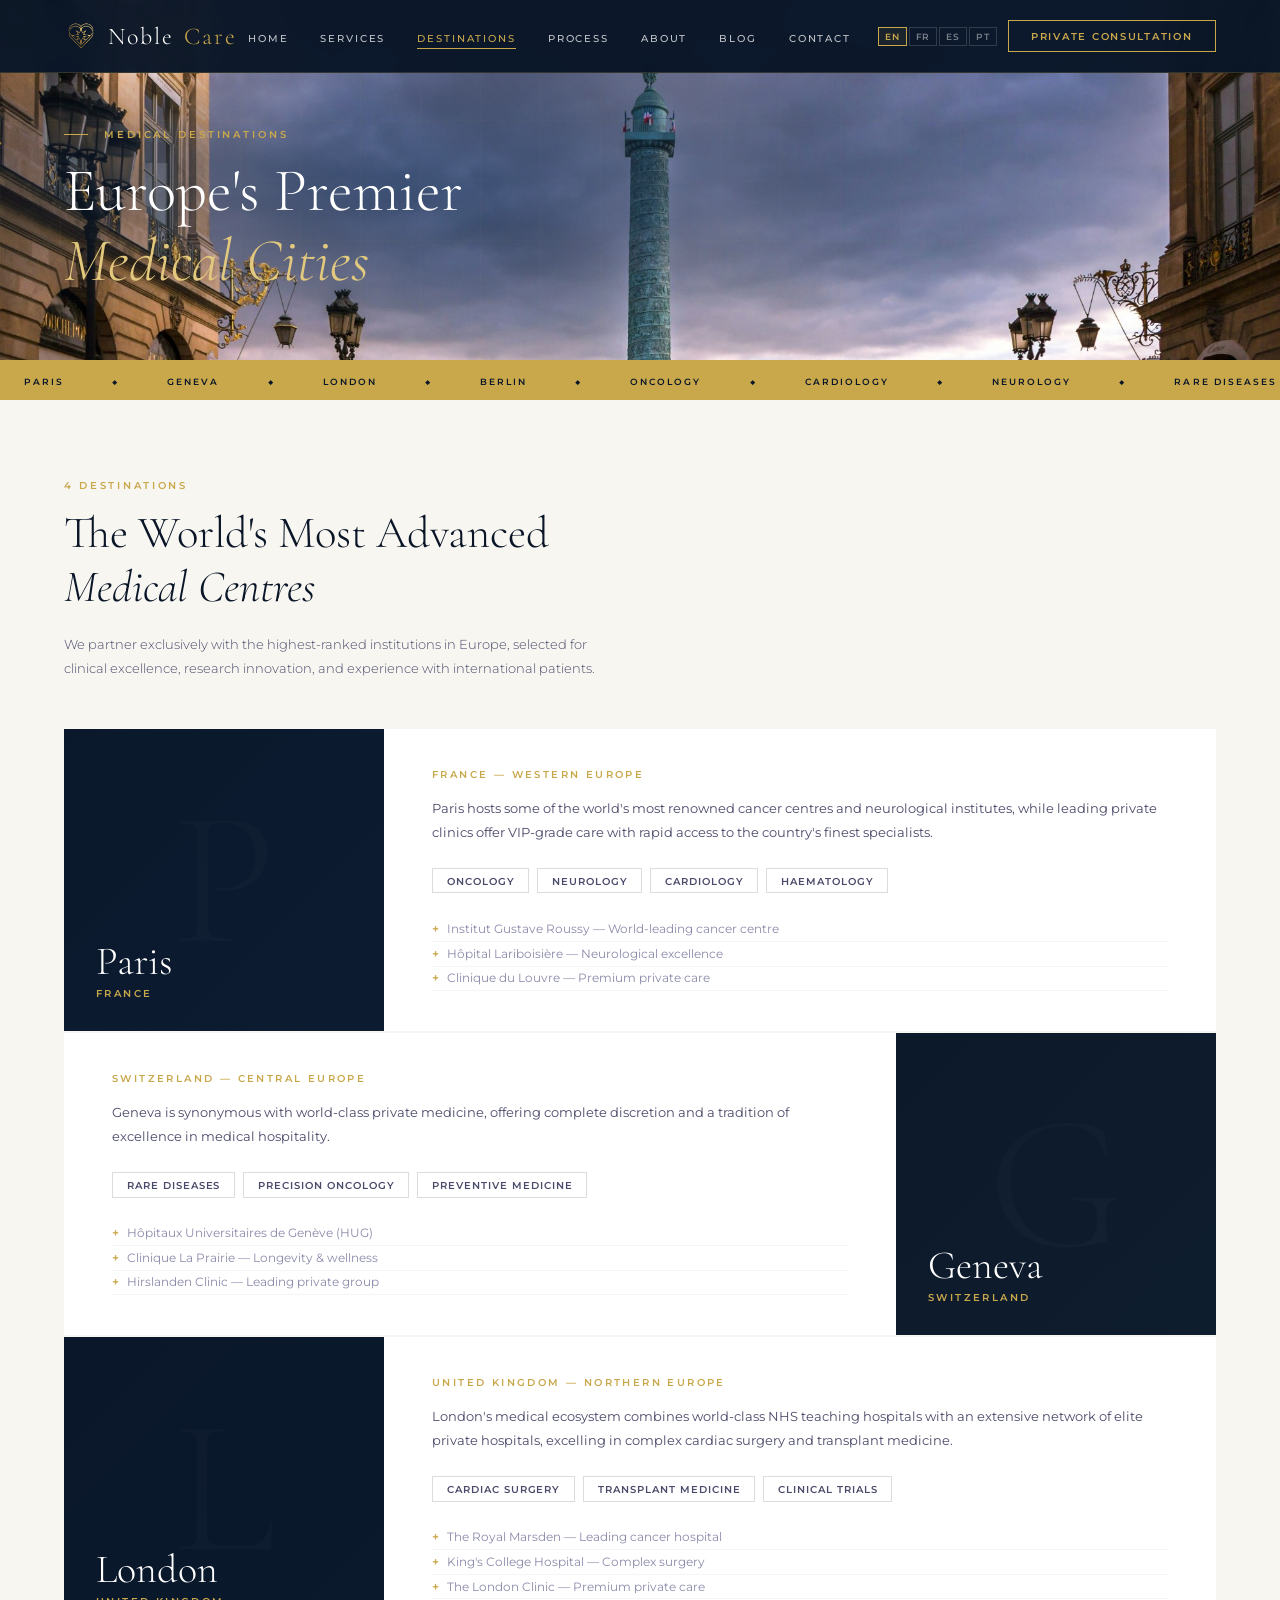
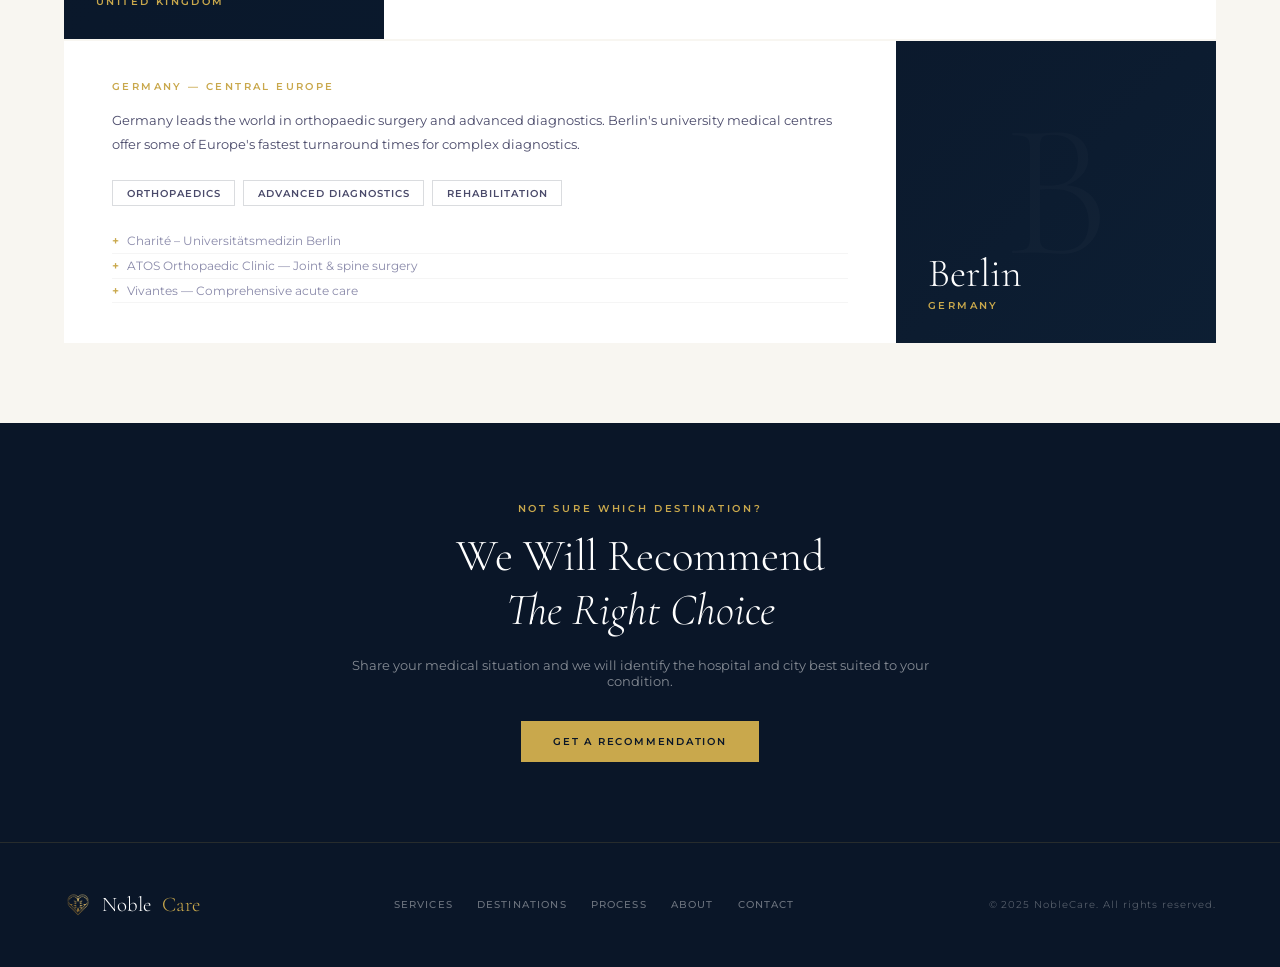
<file: destinations.html>
<!DOCTYPE html>
<html lang="en">
<head>
<meta charset="UTF-8">
<meta name="viewport" content="width=device-width, initial-scale=1.0">
<title>Destinations — NobleCare</title>
<link rel="preconnect" href="https://fonts.googleapis.com">
<link rel="preconnect" href="https://fonts.gstatic.com" crossorigin>
<link href="https://fonts.googleapis.com/css2?family=Cormorant+Garamond:ital,wght@0,300;0,400;0,500;1,300;1,400&family=Montserrat:wght@300;400;500;600&display=swap" rel="stylesheet">
<link rel="stylesheet" href="style.css">
<style>
  .dest-section { background: var(--off-white); }
  .dest-cards { display: flex; flex-direction: column; gap: 1.5px; margin-top: 3rem; }
  .dest-card {
    background: var(--white); display: grid; grid-template-columns: 320px 1fr;
    overflow: hidden; transition: transform 0.3s; position: relative;
  }
  .dest-card:nth-child(even) { grid-template-columns: 1fr 320px; }
  .dest-card:nth-child(even) .dest-visual { order: 2; }
  .dest-card:nth-child(even) .dest-body { order: 1; }
  .dest-card:hover { transform: translateX(4px); }
  .dest-card:nth-child(even):hover { transform: translateX(-4px); }
  .dest-visual {
    background: var(--navy-mid); position: relative; min-height: 280px; background-size: cover; background-position: center;
    display: flex; align-items: center; justify-content: center; overflow: hidden;
  }
  .dest-letter {
    font-family: var(--serif); font-size: 12rem; font-weight: 300;
    color: rgba(255,255,255,0.04); line-height: 1; position: absolute;
    top: 50%; left: 50%; transform: translate(-50%, -50%);
  }
  .dest-overlay {
    position: absolute; inset: 0;
    background: linear-gradient(135deg, rgba(10,22,40,0.7) 0%, rgba(10,22,40,0.3) 100%);
    display: flex; flex-direction: column; justify-content: flex-end; padding: 2rem;
  }
  .dest-city { font-family: var(--serif); font-size: 2.5rem; font-weight: 300; color: var(--white); }
  .dest-country { font-size: 0.6rem; font-weight: 600; letter-spacing: 0.25em; text-transform: uppercase; color: var(--gold); margin-top: 0.2rem; }
  .dest-body { padding: 2.5rem 3rem; display: flex; flex-direction: column; justify-content: center; }
  .dest-tag { font-size: 0.6rem; font-weight: 600; letter-spacing: 0.25em; text-transform: uppercase; color: var(--gold); margin-bottom: 1rem; }
  .dest-desc { font-size: 0.82rem; line-height: 1.85; color: var(--text-mid); margin-bottom: 1.5rem; }
  .dest-specialties { display: flex; flex-wrap: wrap; gap: 0.5rem; margin-bottom: 1.5rem; }
  .specialty-tag {
    font-size: 0.62rem; font-weight: 600; letter-spacing: 0.1em; text-transform: uppercase;
    padding: 0.35rem 0.85rem; border: 1px solid rgba(10,22,40,0.15); color: var(--text-mid);
  }
  .dest-hospitals { list-style: none; }
  .dest-hospitals li { font-size: 0.72rem; color: var(--text-light); padding: 0.3rem 0; border-bottom: 1px solid rgba(0,0,0,0.04); display: flex; align-items: center; gap: 0.5rem; }
  .dest-hospitals li::before { content: '+'; color: var(--gold); font-weight: 600; }

  @media (max-width: 900px) { .dest-card, .dest-card:nth-child(even) { grid-template-columns: 1fr; } .dest-card:nth-child(even) .dest-visual { order: 1; } .dest-card:nth-child(even) .dest-body { order: 2; } .dest-visual { min-height: 200px; } .dest-body { padding: 1.5rem; } } @media (max-width: 640px) { .dest-visual { min-height: 160px; } .dest-city { font-size: 2rem; } }
</style>
</head>
<body>

<nav>
  <a href="index.html" class="nav-logo"><img src="logo.png" alt="NobleCare">Noble<span>Care</span></a>
  <ul class="nav-links">
    <li><a href="index.html"><span data-i18n="nav_home">Home</span></a></li>
    <li><a href="services.html"><span data-i18n="nav_services">Services</span></a></li>
    <li><a href="destinations.html" class="active"><span data-i18n="nav_destinations">Destinations</span></a></li>
    <li><a href="process.html"><span data-i18n="nav_process">Process</span></a></li>
    <li><a href="about.html"><span data-i18n="nav_about">About</span></a></li>
    <li><a href="blog.html"><span data-i18n="nav_blog">Blog</span></a></li>
    <li><a href="contact.html"><span data-i18n="nav_contact">Contact</span></a></li>
  </ul>
  <div class="lang-selector">
    <button class="lang-btn" data-lang="en" onclick="applyLang('en')">EN</button>
    <button class="lang-btn" data-lang="fr" onclick="applyLang('fr')">FR</button>
    <button class="lang-btn" data-lang="es" onclick="applyLang('es')">ES</button>
    <button class="lang-btn" data-lang="pt" onclick="applyLang('pt')">PT</button>
  </div>
  <a href="contact.html" class="nav-cta"><span data-i18n="nav_cta">Private Consultation</span></a>
  <button class="menu-toggle" id="menuToggle" aria-label="Menu"><span></span><span></span><span></span></button>
</nav>

<!-- MOBILE NAV -->
<div class="mobile-nav" id="mobileNav">
  <a href="index.html" ><span data-i18n="nav_home">Home</span></a>
  <a href="services.html" ><span data-i18n="nav_services">Services</span></a>
  <a href="destinations.html" class="active"><span data-i18n="nav_destinations">Destinations</span></a>
  <a href="process.html" ><span data-i18n="nav_process">Process</span></a>
  <a href="about.html" ><span data-i18n="nav_about">About</span></a>
  <a href="blog.html" ><span data-i18n="nav_blog">Blog</span></a>
  <a href="contact.html" ><span data-i18n="nav_contact">Contact</span></a>
  <a href="contact.html" class="mobile-cta"><span data-i18n="nav_cta">Private Consultation</span></a>
</div>

<div class="page-header" style="background-image: url('img-paris.jpg'); background-size: cover; background-position: center 40%;">
  <div class="page-header-bg"></div>
  <div class="page-header-grid"></div>
  <div class="page-header-content container">
    <p class="eyebrow" data-i18n="dest_eyebrow">Medical Destinations</p>
    <h1><span data-i18n="dest_h1_1">Europe's Premier</span><br><em data-i18n="dest_h1_2">Medical Cities</em></h1>
  </div>
</div>

<div class="marquee-bar">
  <div class="marquee-track">
    <span>Paris</span><span>◆</span><span>Geneva</span><span>◆</span><span>London</span><span>◆</span><span>Berlin</span><span>◆</span><span>Oncology</span><span>◆</span><span>Cardiology</span><span>◆</span><span>Neurology</span><span>◆</span><span>Rare Diseases</span><span>◆</span>
    <span>Paris</span><span>◆</span><span>Geneva</span><span>◆</span><span>London</span><span>◆</span><span>Berlin</span><span>◆</span><span>Oncology</span><span>◆</span><span>Cardiology</span><span>◆</span><span>Neurology</span><span>◆</span><span>Rare Diseases</span><span>◆</span>
  </div>
</div>

<section class="dest-section">
  <div class="container">
    <p class="section-tag" data-i18n="dest_tag">4 Destinations</p>
    <h2 class="section-title"><span data-i18n="dest_h2_1">The World's Most Advanced</span><br><em data-i18n="dest_h2_2">Medical Centres</em></h2>
    <p class="section-sub" data-i18n="dest_sub">We partner exclusively with the highest-ranked institutions in Europe, selected for clinical excellence, research innovation, and experience with international patients.</p>

    <div class="dest-cards">
      <!-- PARIS -->
      <div class="dest-card fade-up">
        <div class="dest-visual" style="background: #0d1e35; background-image: url('https://images.unsplash.com/photo-1502602898657-3e91760cbb34?w=600&q=80'); background-size: cover; background-blend-mode: overlay;">
          <div class="dest-letter">P</div>
          <div class="dest-overlay">
            <div class="dest-city">Paris</div>
            <div class="dest-country">France</div>
          </div>
        </div>
        <div class="dest-body">
          <div class="dest-tag" data-i18n="dest_paris_tag">France — Western Europe</div>
          <p class="dest-desc" data-i18n="dest_paris_desc">Paris hosts some of the world's most renowned cancer centres and neurological institutes. The French public hospital system — AP-HP — encompasses 39 teaching hospitals, while leading private clinics offer VIP-grade care with rapid access to the country's finest specialists.</p>
          <div class="dest-specialties">
            <span class="specialty-tag">Oncology</span>
            <span class="specialty-tag">Neurology</span>
            <span class="specialty-tag">Cardiology</span>
            <span class="specialty-tag">Haematology</span>
          </div>
          <ul class="dest-hospitals">
            <li>Institut Gustave Roussy — World-leading cancer centre</li>
            <li>Hôpital Lariboisière — Neurological excellence</li>
            <li>Clinique du Louvre — Premium private care</li>
          </ul>
        </div>
      </div>

      <!-- GENEVA -->
      <div class="dest-card fade-up">
        <div class="dest-visual" style="background: #102030; background-image: url('https://images.unsplash.com/photo-1573108724029-4c46571d6490?w=600&q=80'); background-size: cover; background-blend-mode: overlay;">
          <div class="dest-letter">G</div>
          <div class="dest-overlay">
            <div class="dest-city">Geneva</div>
            <div class="dest-country">Switzerland</div>
          </div>
        </div>
        <div class="dest-body">
          <div class="dest-tag" data-i18n="dest_geneva_tag">Switzerland — Central Europe</div>
          <p class="dest-desc" data-i18n="dest_geneva_desc">Geneva is synonymous with world-class private medicine. Home to internationally renowned clinics that specialise in rare diseases, precision oncology, and preventive medicine, the city offers complete discretion and a tradition of excellence in medical hospitality.</p>
          <div class="dest-specialties">
            <span class="specialty-tag">Rare Diseases</span>
            <span class="specialty-tag">Precision Oncology</span>
            <span class="specialty-tag">Preventive Medicine</span>
          </div>
          <ul class="dest-hospitals">
            <li>Hôpitaux Universitaires de Genève (HUG)</li>
            <li>Clinique La Prairie — Longevity & wellness</li>
            <li>Hirslanden Clinic — Leading private group</li>
          </ul>
        </div>
      </div>

      <!-- LONDON -->
      <div class="dest-card fade-up">
        <div class="dest-visual" style="background: #0a1a2e; background-image: url('https://images.unsplash.com/photo-1513635269975-59663e0ac1ad?w=600&q=80'); background-size: cover; background-blend-mode: overlay;">
          <div class="dest-letter">L</div>
          <div class="dest-overlay">
            <div class="dest-city">London</div>
            <div class="dest-country">United Kingdom</div>
          </div>
        </div>
        <div class="dest-body">
          <div class="dest-tag" data-i18n="dest_london_tag">United Kingdom — Northern Europe</div>
          <p class="dest-desc" data-i18n="dest_london_desc">London's medical ecosystem combines world-class NHS teaching hospitals with an extensive network of elite private hospitals. The city excels in complex cardiac surgery, transplant medicine, and cutting-edge clinical trials, attracting patients from across the globe.</p>
          <div class="dest-specialties">
            <span class="specialty-tag">Cardiac Surgery</span>
            <span class="specialty-tag">Transplant Medicine</span>
            <span class="specialty-tag">Clinical Trials</span>
          </div>
          <ul class="dest-hospitals">
            <li>The Royal Marsden — Leading cancer hospital</li>
            <li>King's College Hospital — Complex surgery</li>
            <li>The London Clinic — Premium private care</li>
          </ul>
        </div>
      </div>

      <!-- BERLIN -->
      <div class="dest-card fade-up">
        <div class="dest-visual" style="background: #0e2238; background-image: url('https://images.unsplash.com/photo-1560969184-10fe8719e047?w=600&q=80'); background-size: cover; background-blend-mode: overlay;">
          <div class="dest-letter">B</div>
          <div class="dest-overlay">
            <div class="dest-city">Berlin</div>
            <div class="dest-country">Germany</div>
          </div>
        </div>
        <div class="dest-body">
          <div class="dest-tag" data-i18n="dest_berlin_tag">Germany — Central Europe</div>
          <p class="dest-desc" data-i18n="dest_berlin_desc">Germany leads the world in orthopaedic surgery, advanced diagnostics, and rehabilitation medicine. Berlin's university medical centres combine rigorous academic research with exemplary patient care, offering some of Europe's fastest turnaround times for complex diagnostics.</p>
          <div class="dest-specialties">
            <span class="specialty-tag">Orthopaedics</span>
            <span class="specialty-tag">Advanced Diagnostics</span>
            <span class="specialty-tag">Rehabilitation</span>
          </div>
          <ul class="dest-hospitals">
            <li>Charité – Universitätsmedizin Berlin</li>
            <li>ATOS Orthopaedic Clinic — Joint & spine surgery</li>
            <li>Vivantes — Comprehensive acute care</li>
          </ul>
        </div>
      </div>
    </div>
  </div>
</section>

<div style="background: var(--navy); padding: 5rem 4rem; text-align: center;">
  <div class="container" style="max-width: 600px;">
    <p class="section-tag" data-i18n="dest_cta_tag">Not Sure Which Destination?</p>
    <h2 class="section-title" style="color: #fff;"><span data-i18n="dest_cta_h2_1">We Will Recommend</span><br><em data-i18n="dest_cta_h2_2">The Right Choice</em></h2>
    <p style="font-size: 0.82rem; color: rgba(255,255,255,0.5); margin-bottom: 2rem;">Share your medical situation and we will identify the hospital and city best suited to your condition.</p>
    <a href="contact.html" class="btn-primary" data-i18n="dest_cta_btn">Get a Recommendation</a>
  </div>
</div>

<footer>
  <div class="footer-inner">
    <a href="index.html" class="footer-logo"><img src="logo.png" alt="NobleCare">Noble<span>Care</span></a>
    <div class="footer-links">
      <a href="services.html"><span data-i18n="nav_services">Services</span></a>
      <a href="destinations.html"><span data-i18n="nav_destinations">Destinations</span></a>
      <a href="process.html"><span data-i18n="nav_process">Process</span></a>
      <a href="about.html"><span data-i18n="nav_about">About</span></a>
      <a href="contact.html"><span data-i18n="nav_contact">Contact</span></a>
    </div>
    <div class="footer-text">© 2025 NobleCare. All rights reserved.</div>
  </div>
</footer>








<script>
(function(){
  var T={"en":{"nav_home":"Home","nav_services":"Services","nav_destinations":"Destinations","nav_process":"Process","nav_about":"About","nav_blog":"Blog","nav_contact":"Contact","nav_cta":"Private Consultation","hero_eyebrow":"International Medical Concierge","hero_h1_1":"Access the World's","hero_h1_2":"Finest Medical","hero_h1_3":"Expertise","hero_p":"We connect distinguished international patients with the most advanced medical institutions in Europe — handling every detail from specialist appointments to private travel arrangements.","hero_btn":"Request a Private Consultation","hero_btn2":"How it works","badge1":"Absolute Confidentiality","badge2":"24/7 Dedicated Support","badge3":"Multilingual Assistance","stat1_label":"Average response time","stat2_label":"Partner institutions","stat3_label":"Medical destinations","stat4_label":"Confidential service","overview_tag":"What We Offer","overview_h2_1":"Everything You Need,","overview_h2_2":"Perfectly Orchestrated","ov1_title":"Medical Coordination","ov1_text":"Expert analysis of your medical file and direct access to world-leading specialists across every discipline.","ov1_link":"Discover our services →","ov2_title":"Premier Destinations","ov2_text":"Paris, Geneva, London, Berlin — the four capitals of medical excellence in Europe, accessible to you.","ov2_link":"View destinations →","ov3_title":"Seamless Process","ov3_text":"From your first contact to full recovery, a dedicated concierge manages every step of your journey.","ov3_link":"How it works →","cta_h2_1":"Your health cannot wait.","cta_h2_2":"Neither can we.","cta_p":"Our team responds within 48 hours to every inquiry, with absolute discretion and professional care.","cta_btn":"Request a Private Consultation","gal1":"VIP Hospitality","gal2":"Paris, France","gal3":"European Excellence","gal4":"Private Travel","footer_copy":"© 2025 NobleCare. All rights reserved.","svc_eyebrow":"Our Services","svc_h1_1":"A Complete Suite of","svc_h1_2":"Premium Medical Services","svc_tag":"What We Offer","svc_h2_1":"Every Aspect of Your Journey,","svc_h2_2":"Perfectly Managed","svc_sub":"From your first contact to full recovery, our team orchestrates each detail with precision and discretion.","svc1_title":"Medical Coordination","svc2_title":"Travel & Logistics","svc3_title":"Personal Assistance","svc4_title":"VIP Services","price_tag":"Concierge Fee","price_h2_1":"Transparent,","price_h2_2":"All-Inclusive Pricing","price_label":"Base Concierge Fee","price_period":"per case — excluding medical & travel costs","price_desc":"Our concierge fee covers the full coordination service: medical file analysis, specialist identification, appointment scheduling, and logistical management.","price_btn":"Request a Detailed Quote","dest_eyebrow":"Medical Destinations","dest_h1_1":"Europe's Premier","dest_h1_2":"Medical Cities","dest_tag":"4 Destinations","dest_h2_1":"The World's Most Advanced","dest_h2_2":"Medical Centres","dest_sub":"We partner exclusively with the highest-ranked institutions in Europe, selected for clinical excellence, research innovation, and experience with international patients.","dest_cta_tag":"Not Sure Which Destination?","dest_cta_h2_1":"We Will Recommend","dest_cta_h2_2":"The Right Choice","dest_cta_p":"Share your medical situation and we will identify the hospital and city best suited to your condition.","dest_cta_btn":"Get a Recommendation","proc_eyebrow":"How It Works","proc_h1_1":"Your Journey in","proc_h1_2":"Five Steps","proc_tag":"The NobleCare Process","proc_h2_1":"From First Contact","proc_h2_2":"to Full Recovery","proc_sub":"We manage every aspect of your medical journey so that you and your family can focus on what matters most — your health.","step1_tag":"Initial Contact","step1_title":"You Reach Out","step1_desc":"The process begins the moment you contact us. You will be assigned a dedicated case manager within 24 hours.","step2_tag":"Medical Review","step2_title":"We Analyse Your Case","step2_desc":"Your medical file is reviewed by our network of partner specialists. We identify the most appropriate institution.","step3_tag":"Personalised Proposal","step3_title":"Your Complete Plan","step3_desc":"We present a comprehensive plan covering the recommended hospital, specialist, treatment pathway, travel schedule, and complete cost estimate.","step4_tag":"Full Organisation","step4_title":"We Handle Everything","step4_desc":"We manage the entire operation: medical visa, flights, private transfers, hotel or hospital suite booking.","step5_tag":"On-Site Accompaniment","step5_title":"We Are With You","step5_desc":"From the moment you land, your personal concierge is at your side for every appointment and consultation.","proc_ready_tag":"Ready to Begin?","proc_ready_h2_1":"Start Your Journey","proc_ready_h2_2":"Today","proc_ready_p":"Submit your medical file securely and receive your personalised treatment plan within 48 hours.","proc_ready_btn1":"Request a Consultation","proc_ready_btn2":"View Our Services","about_eyebrow":"About NobleCare","about_h1_1":"Trusted by the World's","about_h1_2":"Most Discerning Families","about_mission_tag":"Our Mission","about_mission_h2_1":"When Health Cannot Wait,","about_mission_h2_2":"Every Detail Matters","about_values_tag":"Our Values","about_values_h2_1":"The Principles That","about_values_h2_2":"Guide Everything We Do","val1_title":"Excellence Without Compromise","val2_title":"Absolute Confidentiality","val3_title":"Genuine Human Care","testi_tag":"Client Testimonials","testi_h2_1":"Words from Those","testi_h2_2":"We Have Served","contact_eyebrow":"Contact Us","contact_h1_1":"Request a","contact_h1_2":"Private Consultation","contact_tag":"Get in Touch","contact_h2_1":"We Are Here","contact_h2_2":"For You","contact_p1":"All inquiries are handled with absolute discretion. Our team will respond within 48 hours to discuss your situation and how we can best assist you and your family.","contact_p2":"Whether you have an urgent medical need or are simply exploring options, there is no obligation. Your first consultation is entirely confidential and free of charge.","contact_email_label":"Secure Email","contact_wa_label":"WhatsApp","contact_phone_label":"Private Line","form_title":"Private Consultation Request","form_sub":"All information is treated in strict confidence.","form_lock":"🔒 Your data is never shared with third parties.","form_fname":"First Name *","form_lname":"Last Name *","form_email":"Email Address *","form_phone":"Phone / WhatsApp","form_country":"Country of Residence *","form_country_default":"Select your country","form_specialty":"Medical Specialty Required *","form_specialty_default":"Select a specialty","form_dest":"Preferred Destination","form_dest_default":"No preference — recommend the best","form_message":"Brief Description","form_submit":"Submit Consultation Request →","blog_eyebrow":"Medical Insights","blog_h1_1":"Expert Guides for","blog_h1_2":"International Patients","newsletter_h2_1":"Stay","newsletter_h2_2":"Informed","newsletter_p":"Receive our expert guides on medical travel, European healthcare, and patient rights.","newsletter_btn":"Subscribe","about_p1":"NobleCare was founded on a simple but powerful conviction: that access to the world's finest medical care should never be limited by geography, administration, or complexity.","about_p2":"We act as a trusted intermediary — part medical coordinator, part travel expert, part personal advisor — guiding our clients through every step of an international medical journey with precision, warmth, and absolute discretion.","about_p3":"Our network spans the finest hospitals in Paris, Geneva, London, and Berlin, with direct relationships with specialists across oncology, cardiology, neurology, rare diseases, and complex surgery.","about_p4":"From the first contact to the journey home, NobleCare is with you.","about_pull":"\"We bridge the distance between your family and the best specialists on the planet.\"","banner_quote":"\"The finest medical care in the world, delivered with the warmth and discretion your family deserves.\"","aside1_label":"Average first response","aside1_text":"Every inquiry receives a personalised response from a dedicated case manager within 48 hours.","aside2_label":"Partner institutions","aside2_text":"We maintain direct working relationships with leading hospitals and private clinics across Europe.","aside3_label":"Languages spoken","aside3_text":"Full service in English, French, and Arabic — with certified medical interpreters available on-site.","aside4_label":"Confidential by design","aside4_text":"Every case is handled under strict professional confidentiality. Your identity and medical information are never shared without consent.","val1_text":"We partner exclusively with institutions ranked among the world's finest. Our standards are uncompromising because our clients deserve nothing less.","val2_text":"Every case is handled under strict non-disclosure. We never share a client's identity or medical information without explicit consent.","val3_text":"Behind every case is a family facing uncertainty. We approach every client with the warmth, empathy, and personal attention that a medical journey demands.","testi1_text":"Exceptional support throughout my treatment in Paris. The team managed everything, allowing me to focus entirely on my recovery. A truly extraordinary service.","testi2_text":"Discreet, professional, and extremely efficient. We were in Geneva within 72 hours of our first contact. The level of care and attention was unlike anything we had experienced.","testi3_text":"NobleCare transformed what could have been a deeply stressful experience into one that felt managed, dignified, and reassuring at every stage.","testi1_author":"Anonymous Patient","testi2_author":"Family Office Client","testi3_author":"Senior Executive","svc1_desc":"Expert analysis of your medical file and direct access to world-leading specialists across every discipline. We identify the right institution and the right expert for your exact condition.","svc2_desc":"Seamless international travel arrangements including medical visa procurement, private aviation coordination, and premium accommodation.","svc3_desc":"A dedicated personal assistant accompanies you throughout your entire medical journey, ensuring clear communication and seamless coordination at every step.","svc4_desc":"The highest standard of private care and security for clients who require complete discretion and an uncompromising level of personal comfort.","step1_desc_long":"The process begins the moment you contact us. You will be assigned a dedicated case manager within 24 hours. We collect your medical records, analyses, and imaging in a fully encrypted environment.","step2_desc_long":"Your medical file is reviewed by our network of partner specialists. We assess all treatment options, identify the most appropriate institution, and estimate realistic timelines.","step3_desc_long":"We present you with a comprehensive, fully itemised plan covering the recommended hospital, specialist, treatment pathway, travel schedule, and complete cost estimate.","step4_desc_long":"Upon your approval, we manage the entire logistical operation: medical visa, international flights, private transfers, hotel or hospital suite booking.","step5_desc_long":"From the moment you land, your personal concierge is at your side. We escort you through every appointment, translate every consultation, and manage every administrative detail.","dest_paris_tag":"France — Western Europe","dest_geneva_tag":"Switzerland — Central Europe","dest_london_tag":"United Kingdom — Northern Europe","dest_berlin_tag":"Germany — Central Europe","dest_paris_desc":"Paris hosts some of the world's most renowned cancer centres and neurological institutes, while leading private clinics offer VIP-grade care with rapid access to the country's finest specialists.","dest_geneva_desc":"Geneva is synonymous with world-class private medicine, offering complete discretion and a tradition of excellence in medical hospitality.","dest_london_desc":"London's medical ecosystem combines world-class NHS teaching hospitals with an extensive network of elite private hospitals, excelling in complex cardiac surgery and transplant medicine.","dest_berlin_desc":"Germany leads the world in orthopaedic surgery and advanced diagnostics. Berlin's university medical centres offer some of Europe's fastest turnaround times for complex diagnostics."},"fr":{"nav_home":"Accueil","nav_services":"Services","nav_destinations":"Destinations","nav_process":"Processus","nav_about":"À propos","nav_blog":"Blog","nav_contact":"Contact","nav_cta":"Consultation Privée","hero_eyebrow":"Conciergerie Médicale Internationale","hero_h1_1":"Accédez aux Meilleurs","hero_h1_2":"Experts Médicaux","hero_h1_3":"du Monde","hero_p":"Nous mettons en relation des patients internationaux de haut standing avec les institutions médicales les plus avancées d'Europe — en gérant chaque détail, des rendez-vous spécialisés aux arrangements de voyage privé.","hero_btn":"Demander une Consultation Privée","hero_btn2":"Comment ça marche","badge1":"Confidentialité Absolue","badge2":"Support Dédié 24h/24","badge3":"Assistance Multilingue","stat1_label":"Temps de réponse moyen","stat2_label":"Institutions partenaires","stat3_label":"Destinations médicales","stat4_label":"Service confidentiel","overview_tag":"Nos Offres","overview_h2_1":"Tout ce dont vous avez besoin,","overview_h2_2":"Parfaitement Orchestré","ov1_title":"Coordination Médicale","ov1_text":"Analyse experte de votre dossier et accès direct aux meilleurs spécialistes mondiaux.","ov1_link":"Découvrir nos services →","ov2_title":"Destinations Phares","ov2_text":"Paris, Genève, Londres, Berlin — les quatre capitales de l'excellence médicale en Europe.","ov2_link":"Voir les destinations →","ov3_title":"Processus Fluide","ov3_text":"Du premier contact jusqu'à la guérison complète, un concierge dédié gère chaque étape.","ov3_link":"Comment ça marche →","cta_h2_1":"Votre santé n'attend pas.","cta_h2_2":"Nous non plus.","cta_p":"Notre équipe répond sous 48 heures à chaque demande, avec une discrétion absolue et un soin professionnel.","cta_btn":"Demander une Consultation Privée","gal1":"Hospitalité VIP","gal2":"Paris, France","gal3":"Excellence Européenne","gal4":"Voyage Privé","footer_copy":"© 2025 NobleCare. Tous droits réservés.","svc_eyebrow":"Nos Services","svc_h1_1":"Une Suite Complète de","svc_h1_2":"Services Médicaux Premium","svc_tag":"Ce Que Nous Offrons","svc_h2_1":"Chaque Aspect de Votre Parcours,","svc_h2_2":"Parfaitement Géré","svc_sub":"Du premier contact jusqu'à la guérison, notre équipe orchestre chaque détail avec précision et discrétion.","svc1_title":"Coordination Médicale","svc2_title":"Voyage & Logistique","svc3_title":"Assistance Personnelle","svc4_title":"Services VIP","price_tag":"Frais de Conciergerie","price_h2_1":"Tarification Transparente,","price_h2_2":"Tout Compris","price_label":"Frais de Base","price_period":"par dossier — hors frais médicaux et de voyage","price_desc":"Nos frais couvrent l'intégralité du service : analyse du dossier, identification du spécialiste, prise de rendez-vous et gestion logistique.","price_btn":"Demander un Devis Détaillé","dest_eyebrow":"Destinations Médicales","dest_h1_1":"Les Premières Villes","dest_h1_2":"Médicales d'Europe","dest_tag":"4 Destinations","dest_h2_1":"Les Centres Médicaux","dest_h2_2":"les Plus Avancés du Monde","dest_sub":"Nous collaborons exclusivement avec les institutions les mieux classées d'Europe, sélectionnées pour leur excellence clinique et leur expérience avec les patients internationaux.","dest_cta_tag":"Pas sûr de la destination ?","dest_cta_h2_1":"Nous Recommanderons","dest_cta_h2_2":"Le Bon Choix","dest_cta_p":"Partagez votre situation médicale et nous identifierons l'hôpital et la ville les mieux adaptés.","dest_cta_btn":"Obtenir une Recommandation","proc_eyebrow":"Comment Ça Marche","proc_h1_1":"Votre Parcours en","proc_h1_2":"Cinq Étapes","proc_tag":"Le Processus NobleCare","proc_h2_1":"Du Premier Contact","proc_h2_2":"à la Guérison Complète","proc_sub":"Nous gérons chaque aspect de votre parcours médical afin que vous et votre famille puissiez vous concentrer sur votre santé.","step1_tag":"Contact Initial","step1_title":"Vous Nous Contactez","step1_desc":"Le processus commence dès que vous nous contactez. Un gestionnaire dédié vous sera attribué sous 24 heures.","step2_tag":"Analyse Médicale","step2_title":"Nous Analysons Votre Dossier","step2_desc":"Votre dossier médical est examiné par notre réseau de spécialistes partenaires. Nous identifions l'institution la plus appropriée.","step3_tag":"Proposition Personnalisée","step3_title":"Votre Plan Complet","step3_desc":"Nous vous présentons un plan complet couvrant l'hôpital recommandé, le spécialiste, le parcours de traitement et l'estimation des coûts.","step4_tag":"Organisation Complète","step4_title":"Nous Gérons Tout","step4_desc":"Nous gérons l'intégralité de l'opération : visa médical, vols, transferts privés et réservation de l'hébergement.","step5_tag":"Accompagnement Sur Place","step5_title":"Nous Sommes à Vos Côtés","step5_desc":"Dès votre arrivée, votre concierge personnel vous accompagne à chaque rendez-vous et traduit chaque consultation.","proc_ready_tag":"Prêt à Commencer ?","proc_ready_h2_1":"Démarrez Votre Parcours","proc_ready_h2_2":"Aujourd'hui","proc_ready_p":"Soumettez votre dossier médical et recevez votre plan de traitement personnalisé sous 48 heures.","proc_ready_btn1":"Demander une Consultation","proc_ready_btn2":"Voir Nos Services","about_eyebrow":"À Propos de NobleCare","about_h1_1":"Choisi par les Familles","about_h1_2":"les Plus Exigeantes du Monde","about_mission_tag":"Notre Mission","about_mission_h2_1":"Quand la Santé N'attend Pas,","about_mission_h2_2":"Chaque Détail Compte","about_values_tag":"Nos Valeurs","about_values_h2_1":"Les Principes qui","about_values_h2_2":"Guident Tout ce que Nous Faisons","val1_title":"Excellence Sans Compromis","val2_title":"Confidentialité Absolue","val3_title":"Soin Humain Authentique","testi_tag":"Témoignages Clients","testi_h2_1":"Les Mots de Ceux","testi_h2_2":"que Nous Avons Servis","contact_eyebrow":"Contactez-Nous","contact_h1_1":"Demander une","contact_h1_2":"Consultation Privée","contact_tag":"Prenez Contact","contact_h2_1":"Nous Sommes","contact_h2_2":"Là Pour Vous","contact_p1":"Toutes les demandes sont traitées avec une discrétion absolue. Notre équipe répondra sous 48 heures.","contact_p2":"Il n'y a aucune obligation. Votre première consultation est entièrement confidentielle et gratuite.","contact_email_label":"Email Sécurisé","contact_wa_label":"WhatsApp","contact_phone_label":"Ligne Privée","form_title":"Demande de Consultation Privée","form_sub":"Toutes les informations sont traitées en toute confidentialité.","form_lock":"🔒 Vos données ne sont jamais partagées avec des tiers.","form_fname":"Prénom *","form_lname":"Nom *","form_email":"Adresse Email *","form_phone":"Téléphone / WhatsApp","form_country":"Pays de Résidence *","form_country_default":"Sélectionnez votre pays","form_specialty":"Spécialité Médicale Requise *","form_specialty_default":"Sélectionnez une spécialité","form_dest":"Destination Préférée","form_dest_default":"Pas de préférence — recommandez le mieux","form_message":"Brève Description","form_submit":"Envoyer la Demande →","blog_eyebrow":"Guides Médicaux","blog_h1_1":"Guides d'Experts pour","blog_h1_2":"Patients Internationaux","newsletter_h2_1":"Restez","newsletter_h2_2":"Informé","newsletter_p":"Recevez nos guides sur le voyage médical et la santé européenne.","newsletter_btn":"S'abonner","about_p1":"NobleCare a été fondé sur une conviction simple mais puissante : l'accès aux meilleurs soins médicaux ne devrait jamais être limité par la géographie ou la complexité administrative.","about_p2":"Nous agissons comme un intermédiaire de confiance — coordinateur médical, expert en voyage et conseiller personnel — guidant nos clients à chaque étape avec précision et discrétion absolue.","about_p3":"Notre réseau couvre les meilleurs hôpitaux de Paris, Genève, Londres et Berlin, avec des relations directes avec des spécialistes en oncologie, cardiologie et neurologie.","about_p4":"Du premier contact jusqu'au retour à la maison, NobleCare est à vos côtés.","about_pull":"\"Nous comblons la distance entre votre famille et les meilleurs spécialistes de la planète.\"","banner_quote":"\"Les meilleurs soins médicaux au monde, délivrés avec la chaleur et la discrétion que votre famille mérite.\"","aside1_label":"Première réponse","aside1_text":"Chaque demande reçoit une réponse personnalisée d'un gestionnaire dédié sous 48 heures.","aside2_label":"Institutions partenaires","aside2_text":"Nous maintenons des relations directes avec les meilleurs hôpitaux et cliniques privées d'Europe.","aside3_label":"Langues parlées","aside3_text":"Service complet en anglais, français et arabe — avec des interprètes médicaux certifiés disponibles sur place.","aside4_label":"Confidentialité totale","aside4_text":"Chaque dossier est traité sous stricte confidentialité. Votre identité n'est jamais partagée sans consentement.","val1_text":"Nous collaborons exclusivement avec les institutions les mieux classées au monde. Nos standards sont sans compromis car nos clients ne méritent rien de moins.","val2_text":"Chaque dossier est traité sous strict accord de non-divulgation. Nous ne partageons jamais l'identité d'un client sans son consentement explicite.","val3_text":"Derrière chaque dossier se trouve une famille face à l'incertitude. Nous approchons chaque client avec la chaleur et l'empathie qu'un parcours médical exige.","testi1_text":"Un soutien exceptionnel tout au long de mon traitement à Paris. L'équipe a tout géré, me permettant de me concentrer sur ma guérison. Un service vraiment extraordinaire.","testi2_text":"Discret, professionnel et extrêmement efficace. Nous étions à Genève dans les 72 heures. Le niveau de soin était incomparable.","testi3_text":"NobleCare a transformé ce qui aurait pu être une expérience stressante en quelque chose de géré, digne et rassurant à chaque étape.","testi1_author":"Patient Anonyme","testi2_author":"Client Family Office","testi3_author":"Cadre Supérieur","svc1_desc":"Analyse experte de votre dossier médical et accès direct aux meilleurs spécialistes mondiaux. Nous identifions l'institution et l'expert adaptés à votre condition exacte.","svc2_desc":"Organisation complète du voyage international incluant l'obtention du visa médical, la coordination de l'aviation privée et l'hébergement haut de gamme.","svc3_desc":"Un assistant personnel dédié vous accompagne tout au long de votre parcours médical, assurant une communication claire à chaque étape.","svc4_desc":"Le plus haut standard de soins privés et de sécurité pour les clients qui exigent une discrétion totale et un niveau de confort incomparable.","step1_desc_long":"Le processus commence dès que vous nous contactez. Un gestionnaire dédié vous sera attribué sous 24 heures.","step2_desc_long":"Votre dossier est examiné par notre réseau de spécialistes. Nous évaluons toutes les options et identifions l'institution la plus appropriée.","step3_desc_long":"Nous vous présentons un plan complet couvrant l'hôpital, le spécialiste, le parcours de traitement et l'estimation des coûts.","step4_desc_long":"Nous gérons l'intégralité de l'opération : visa médical, vols, transferts privés et réservation de l'hébergement.","step5_desc_long":"Dès votre arrivée, votre concierge personnel vous accompagne à chaque rendez-vous et traduit chaque consultation.","dest_paris_tag":"France — Europe de l'Ouest","dest_geneva_tag":"Suisse — Europe Centrale","dest_london_tag":"Royaume-Uni — Europe du Nord","dest_berlin_tag":"Allemagne — Europe Centrale","dest_paris_desc":"Paris abrite certains des centres anticancéreux les plus réputés au monde. Les cliniques privées offrent des soins VIP avec un accès rapide aux meilleurs spécialistes.","dest_geneva_desc":"Genève est synonyme de médecine privée de classe mondiale, offrant une discrétion totale et une tradition d'excellence dans l'hospitalité médicale.","dest_london_desc":"Londres combine des hôpitaux universitaires de renommée mondiale avec un vaste réseau d'hôpitaux privés d'élite, excellant en chirurgie cardiaque complexe.","dest_berlin_desc":"L'Allemagne est leader mondial en chirurgie orthopédique. Les centres médicaux de Berlin offrent certains des délais de diagnostic les plus rapides d'Europe."},"es":{"nav_home":"Inicio","nav_services":"Servicios","nav_destinations":"Destinos","nav_process":"Proceso","nav_about":"Nosotros","nav_blog":"Blog","nav_contact":"Contacto","nav_cta":"Consulta Privada","hero_eyebrow":"Conserjería Médica Internacional","hero_h1_1":"Acceda a la Mejor","hero_h1_2":"Experiencia Médica","hero_h1_3":"del Mundo","hero_p":"Conectamos a pacientes internacionales distinguidos con las instituciones médicas más avanzadas de Europa, gestionando cada detalle desde citas con especialistas hasta arreglos de viaje privado.","hero_btn":"Solicitar una Consulta Privada","hero_btn2":"Cómo funciona","badge1":"Confidencialidad Absoluta","badge2":"Soporte Dedicado 24/7","badge3":"Asistencia Multilingüe","stat1_label":"Tiempo de respuesta promedio","stat2_label":"Instituciones asociadas","stat3_label":"Destinos médicos","stat4_label":"Servicio confidencial","overview_tag":"Lo Que Ofrecemos","overview_h2_1":"Todo lo que necesita,","overview_h2_2":"Perfectamente Coordinado","ov1_title":"Coordinación Médica","ov1_text":"Análisis experto de su expediente y acceso directo a los mejores especialistas mundiales.","ov1_link":"Descubrir nuestros servicios →","ov2_title":"Destinos Principales","ov2_text":"París, Ginebra, Londres, Berlín — las cuatro capitales de la excelencia médica en Europa.","ov2_link":"Ver destinos →","ov3_title":"Proceso Sin Fricciones","ov3_text":"Desde el primer contacto hasta la recuperación completa, un conserje dedicado gestiona cada paso.","ov3_link":"Cómo funciona →","cta_h2_1":"Su salud no puede esperar.","cta_h2_2":"Nosotros tampoco.","cta_p":"Nuestro equipo responde en 48 horas a cada consulta, con discreción absoluta y cuidado profesional.","cta_btn":"Solicitar una Consulta Privada","gal1":"Hospitalidad VIP","gal2":"París, Francia","gal3":"Excelencia Europea","gal4":"Viaje Privado","footer_copy":"© 2025 NobleCare. Todos los derechos reservados.","svc_eyebrow":"Nuestros Servicios","svc_h1_1":"Una Suite Completa de","svc_h1_2":"Servicios Médicos Premium","svc_tag":"Lo Que Ofrecemos","svc_h2_1":"Cada Aspecto de Su Viaje,","svc_h2_2":"Perfectamente Gestionado","svc_sub":"Desde el primer contacto hasta la recuperación completa, nuestro equipo orquesta cada detalle.","svc1_title":"Coordinación Médica","svc2_title":"Viajes y Logística","svc3_title":"Asistencia Personal","svc4_title":"Servicios VIP","price_tag":"Tarifa de Conserjería","price_h2_1":"Precios Transparentes,","price_h2_2":"Todo Incluido","price_label":"Tarifa Base","price_period":"por caso — excluidos costos médicos y de viaje","price_desc":"Nuestra tarifa cubre el servicio completo: análisis, identificación del especialista, programación y gestión logística.","price_btn":"Solicitar una Cotización Detallada","dest_eyebrow":"Destinos Médicos","dest_h1_1":"Las Principales Ciudades","dest_h1_2":"Médicas de Europa","dest_tag":"4 Destinos","dest_h2_1":"Los Centros Médicos","dest_h2_2":"Más Avanzados del Mundo","dest_sub":"Colaboramos exclusivamente con las instituciones mejor clasificadas de Europa.","dest_cta_tag":"¿No está seguro del destino?","dest_cta_h2_1":"Le Recomendaremos","dest_cta_h2_2":"La Mejor Opción","dest_cta_p":"Comparta su situación médica y le identificaremos el hospital y la ciudad más adecuados.","dest_cta_btn":"Obtener una Recomendación","proc_eyebrow":"Cómo Funciona","proc_h1_1":"Su Viaje en","proc_h1_2":"Cinco Pasos","proc_tag":"El Proceso NobleCare","proc_h2_1":"Desde el Primer Contacto","proc_h2_2":"hasta la Recuperación Completa","proc_sub":"Gestionamos cada aspecto de su viaje médico para que usted y su familia puedan concentrarse en su salud.","step1_tag":"Contacto Inicial","step1_title":"Usted Nos Contacta","step1_desc":"El proceso comienza cuando nos contacta. Se le asignará un gestor de caso dedicado en 24 horas.","step2_tag":"Revisión Médica","step2_title":"Analizamos Su Caso","step2_desc":"Su expediente es revisado por nuestra red de especialistas. Identificamos la institución más apropiada.","step3_tag":"Propuesta Personalizada","step3_title":"Su Plan Completo","step3_desc":"Le presentamos un plan detallado con el hospital, el especialista, la ruta de tratamiento y los costos.","step4_tag":"Organización Total","step4_title":"Nos Encargamos de Todo","step4_desc":"Gestionamos visa médica, vuelos internacionales, traslados privados y reserva de alojamiento.","step5_tag":"Acompañamiento In Situ","step5_title":"Estamos Con Usted","step5_desc":"Desde el momento en que aterriza, su conserje personal está a su lado en cada cita y consulta.","proc_ready_tag":"¿Listo para Comenzar?","proc_ready_h2_1":"Inicie Su Viaje","proc_ready_h2_2":"Hoy","proc_ready_p":"Envíe su expediente médico y reciba su plan de tratamiento personalizado en 48 horas.","proc_ready_btn1":"Solicitar una Consulta","proc_ready_btn2":"Ver Nuestros Servicios","about_eyebrow":"Sobre NobleCare","about_h1_1":"La Confianza de las Famílias","about_h1_2":"Más Exigentes del Mundo","about_mission_tag":"Nuestra Misión","about_mission_h2_1":"Cuando la Salud No Puede Esperar,","about_mission_h2_2":"Cada Detalle Importa","about_values_tag":"Nuestros Valores","about_values_h2_1":"Los Principios que","about_values_h2_2":"Guían Todo lo que Hacemos","val1_title":"Excelencia Sin Compromisos","val2_title":"Confidencialidad Absoluta","val3_title":"Cuidado Humano Genuino","testi_tag":"Testimonios de Clientes","testi_h2_1":"Las Palabras de Aquellos","testi_h2_2":"a Quienes Hemos Servido","contact_eyebrow":"Contáctenos","contact_h1_1":"Solicitar una","contact_h1_2":"Consulta Privada","contact_tag":"Póngase en Contacto","contact_h2_1":"Estamos Aquí","contact_h2_2":"Para Usted","contact_p1":"Todas las consultas se manejan con absoluta discreción. Nuestro equipo responderá en 48 horas.","contact_p2":"No hay obligación. Su primera consulta es completamente confidencial y gratuita.","contact_email_label":"Correo Seguro","contact_wa_label":"WhatsApp","contact_phone_label":"Línea Privada","form_title":"Solicitud de Consulta Privada","form_sub":"Toda la información se trata con estricta confidencialidad.","form_lock":"🔒 Sus datos nunca se comparten con terceros.","form_fname":"Nombre *","form_lname":"Apellido *","form_email":"Dirección de Correo *","form_phone":"Teléfono / WhatsApp","form_country":"País de Residencia *","form_country_default":"Seleccione su país","form_specialty":"Especialidad Médica Requerida *","form_specialty_default":"Seleccione una especialidad","form_dest":"Destino Preferido","form_dest_default":"Sin preferencia — recomiende el mejor","form_message":"Breve Descripción","form_submit":"Enviar Solicitud →","blog_eyebrow":"Guías Médicas","blog_h1_1":"Guías de Expertos para","blog_h1_2":"Pacientes Internacionales","newsletter_h2_1":"Manténgase","newsletter_h2_2":"Informado","newsletter_p":"Reciba nuestras guías sobre viajes médicos y atención sanitaria europea.","newsletter_btn":"Suscribirse","about_p1":"NobleCare fue fundado con una convicción simple pero poderosa: el acceso a los mejores cuidados médicos nunca debe limitarse por la geografía o la complejidad administrativa.","about_p2":"Actuamos como un intermediario de confianza — coordinador médico, experto en viajes y asesor personal — guiando a nuestros clientes con precisión y absoluta discreción.","about_p3":"Nuestra red abarca los mejores hospitales de París, Ginebra, Londres y Berlín, con relaciones directas con especialistas en oncología, cardiología y neurología.","about_p4":"Desde el primer contacto hasta el regreso a casa, NobleCare está con usted.","about_pull":"\"Salvamos la distancia entre su familia y los mejores especialistas del planeta.\"","banner_quote":"\"La mejor atención médica del mundo, entregada con la calidez y la discreción que su familia merece.\"","aside1_label":"Primera respuesta","aside1_text":"Cada consulta recibe una respuesta personalizada de un gestor dedicado en 48 horas.","aside2_label":"Instituciones asociadas","aside2_text":"Mantenemos relaciones directas con los principales hospitales y clínicas privadas de Europa.","aside3_label":"Idiomas hablados","aside3_text":"Servicio completo en inglés, francés y árabe — con intérpretes médicos certificados disponibles in situ.","aside4_label":"Confidencialidad total","aside4_text":"Cada caso se maneja bajo estricta confidencialidad. Su identidad nunca se comparte sin consentimiento.","val1_text":"Colaboramos exclusivamente con instituciones clasificadas entre las mejores del mundo. Nuestros estándares son inquebrantables.","val2_text":"Cada caso se maneja bajo estricto acuerdo de no divulgación. Nunca compartimos la identidad sin consentimiento explícito.","val3_text":"Detrás de cada caso hay una familia ante la incertidumbre. Abordamos cada cliente con calidez y empatía.","testi1_text":"Apoyo excepcional durante mi tratamiento en París. El equipo gestionó todo, permitiéndome concentrarme en mi recuperación.","testi2_text":"Discreto, profesional y extremadamente eficiente. Estábamos en Ginebra a las 72 horas. El nivel de atención fue incomparable.","testi3_text":"NobleCare transformó lo que podría haber sido estresante en algo gestionado, digno y tranquilizador.","testi1_author":"Paciente Anónimo","testi2_author":"Cliente Family Office","testi3_author":"Ejecutivo Senior","svc1_desc":"Análisis experto de su expediente y acceso directo a los mejores especialistas mundiales. Identificamos la institución y el experto adecuados para su condición.","svc2_desc":"Arreglos de viaje internacional completos, incluyendo visa médica, coordinación de aviación privada y alojamiento premium.","svc3_desc":"Un asistente personal dedicado le acompaña durante todo su viaje médico, garantizando comunicación clara en cada etapa.","svc4_desc":"El más alto estándar de atención privada y seguridad para clientes que requieren total discreción.","step1_desc_long":"El proceso comienza cuando nos contacta. Se le asignará un gestor dedicado en 24 horas.","step2_desc_long":"Su expediente es revisado por nuestra red de especialistas. Identificamos la institución más apropiada.","step3_desc_long":"Le presentamos un plan completo con el hospital, el especialista, la ruta de tratamiento y los costos.","step4_desc_long":"Gestionamos visa médica, vuelos, traslados privados y reserva de alojamiento.","step5_desc_long":"Desde el momento en que aterriza, su conserje está a su lado en cada cita.","dest_paris_tag":"Francia — Europa Occidental","dest_geneva_tag":"Suiza — Europa Central","dest_london_tag":"Reino Unido — Europa del Norte","dest_berlin_tag":"Alemania — Europa Central","dest_paris_desc":"París alberga algunos de los centros oncológicos más renombrados del mundo, con clínicas privadas que ofrecen atención VIP.","dest_geneva_desc":"Ginebra es sinónimo de medicina privada de clase mundial, ofreciendo discreción total y excelencia en hospitalidad médica.","dest_london_desc":"Londres combina hospitales universitarios de renombre con hospitales privados de élite, destacando en cirugía cardíaca compleja.","dest_berlin_desc":"Alemania lidera en cirugía ortopédica y diagnósticos avanzados, con tiempos de respuesta entre los más rápidos de Europa."},"pt":{"nav_home":"Início","nav_services":"Serviços","nav_destinations":"Destinos","nav_process":"Processo","nav_about":"Sobre","nav_blog":"Blog","nav_contact":"Contato","nav_cta":"Consulta Privada","hero_eyebrow":"Concierge Médico Internacional","hero_h1_1":"Acesse os Melhores","hero_h1_2":"Especialistas Médicos","hero_h1_3":"do Mundo","hero_p":"Conectamos pacientes internacionais distintos às instituições médicas mais avançadas da Europa — gerenciando cada detalhe, desde consultas com especialistas até arranjos de viagem privada.","hero_btn":"Solicitar uma Consulta Privada","hero_btn2":"Como funciona","badge1":"Confidencialidade Absoluta","badge2":"Suporte Dedicado 24/7","badge3":"Assistência Multilíngue","stat1_label":"Tempo médio de resposta","stat2_label":"Instituições parceiras","stat3_label":"Destinos médicos","stat4_label":"Serviço confidencial","overview_tag":"O Que Oferecemos","overview_h2_1":"Tudo o que você precisa,","overview_h2_2":"Perfeitamente Orquestrado","ov1_title":"Coordenação Médica","ov1_text":"Análise especializada do seu prontuário e acesso direto aos melhores especialistas mundiais.","ov1_link":"Descubra nossos serviços →","ov2_title":"Destinos Principais","ov2_text":"Paris, Genebra, Londres, Berlim — as quatro capitais da excelência médica na Europa.","ov2_link":"Ver destinos →","ov3_title":"Processo Fluído","ov3_text":"Do primeiro contato até a recuperação completa, um concierge dedicado gerencia cada etapa.","ov3_link":"Como funciona →","cta_h2_1":"Sua saúde não pode esperar.","cta_h2_2":"Nós também não.","cta_p":"Nossa equipe responde em 48 horas a cada consulta, com discrição absoluta e cuidado profissional.","cta_btn":"Solicitar uma Consulta Privada","gal1":"Hospitalidade VIP","gal2":"Paris, França","gal3":"Excelência Europeia","gal4":"Viagem Privada","footer_copy":"© 2025 NobleCare. Todos os direitos reservados.","svc_eyebrow":"Nossos Serviços","svc_h1_1":"Uma Suite Completa de","svc_h1_2":"Serviços Médicos Premium","svc_tag":"O Que Oferecemos","svc_h2_1":"Cada Aspecto da Sua Jornada,","svc_h2_2":"Perfeitamente Gerenciado","svc_sub":"Do primeiro contato até a recuperação, nossa equipe orquestra cada detalhe com precisão e discrição.","svc1_title":"Coordenação Médica","svc2_title":"Viagem e Logística","svc3_title":"Assistência Pessoal","svc4_title":"Serviços VIP","price_tag":"Taxa de Concierge","price_h2_1":"Preços Transparentes,","price_h2_2":"Tudo Incluído","price_label":"Taxa Base","price_period":"por caso — excluindo custos médicos e de viagem","price_desc":"Nossa taxa cobre o serviço completo: análise do prontuário, identificação do especialista, agendamento e gestão logística.","price_btn":"Solicitar um Orçamento Detalhado","dest_eyebrow":"Destinos Médicos","dest_h1_1":"As Principais Cidades","dest_h1_2":"Médicas da Europa","dest_tag":"4 Destinos","dest_h2_1":"Os Centros Médicos","dest_h2_2":"Mais Avançados do Mundo","dest_sub":"Colaboramos exclusivamente com as instituições mais bem classificadas da Europa.","dest_cta_tag":"Não tem certeza do destino?","dest_cta_h2_1":"Vamos Recomendar","dest_cta_h2_2":"A Melhor Opção","dest_cta_p":"Compartilhe sua situação médica e identificaremos o hospital e a cidade mais adequados.","dest_cta_btn":"Obter uma Recomendação","proc_eyebrow":"Como Funciona","proc_h1_1":"Sua Jornada em","proc_h1_2":"Cinco Etapas","proc_tag":"O Processo NobleCare","proc_h2_1":"Do Primeiro Contato","proc_h2_2":"à Recuperação Completa","proc_sub":"Gerenciamos cada aspecto da sua jornada médica para que você e sua família possam se concentrar na sua saúde.","step1_tag":"Contato Inicial","step1_title":"Você Nos Contata","step1_desc":"O processo começa quando você nos contata. Um gerente de caso será atribuído em 24 horas.","step2_tag":"Revisão Médica","step2_title":"Analisamos Seu Caso","step2_desc":"Seu prontuário é revisado pela nossa rede de especialistas. Identificamos a instituição mais adequada.","step3_tag":"Proposta Personalizada","step3_title":"Seu Plano Completo","step3_desc":"Apresentamos um plano detalhado com o hospital, o especialista, a rota de tratamento e a estimativa de custos.","step4_tag":"Organização Total","step4_title":"Cuidamos de Tudo","step4_desc":"Gerenciamos visto médico, voos internacionais, traslados privados e reserva de acomodação.","step5_tag":"Acompanhamento In Loco","step5_title":"Estamos Com Você","step5_desc":"Desde o momento em que você aterra, seu concierge pessoal está ao seu lado em cada consulta.","proc_ready_tag":"Pronto para Começar?","proc_ready_h2_1":"Inicie Sua Jornada","proc_ready_h2_2":"Hoje","proc_ready_p":"Envie seu prontuário médico e receba seu plano de tratamento personalizado em 48 horas.","proc_ready_btn1":"Solicitar uma Consulta","proc_ready_btn2":"Ver Nossos Serviços","about_eyebrow":"Sobre a NobleCare","about_h1_1":"A Confiança das Famílias","about_h1_2":"Mais Exigentes do Mundo","about_mission_tag":"Nossa Missão","about_mission_h2_1":"Quando a Saúde Não Pode Esperar,","about_mission_h2_2":"Cada Detalhe Importa","about_values_tag":"Nossos Valores","about_values_h2_1":"Os Princípios que","about_values_h2_2":"Guiam Tudo o que Fazemos","val1_title":"Excelência Sem Compromissos","val2_title":"Confidencialidade Absoluta","val3_title":"Cuidado Humano Genuíno","testi_tag":"Depoimentos de Clientes","testi_h2_1":"As Palavras Daqueles","testi_h2_2":"que Servimos","contact_eyebrow":"Contate-Nos","contact_h1_1":"Solicitar uma","contact_h1_2":"Consulta Privada","contact_tag":"Entre em Contato","contact_h2_1":"Estamos Aqui","contact_h2_2":"Para Você","contact_p1":"Todas as consultas são tratadas com absoluta discrição. Nossa equipe responderá em 48 horas.","contact_p2":"Não há obrigação. Sua primeira consulta é completamente confidencial e gratuita.","contact_email_label":"E-mail Seguro","contact_wa_label":"WhatsApp","contact_phone_label":"Linha Privada","form_title":"Solicitação de Consulta Privada","form_sub":"Todas as informações são tratadas com estrita confidencialidade.","form_lock":"🔒 Seus dados nunca são compartilhados com terceiros.","form_fname":"Nome *","form_lname":"Sobrenome *","form_email":"Endereço de E-mail *","form_phone":"Telefone / WhatsApp","form_country":"País de Residência *","form_country_default":"Selecione seu país","form_specialty":"Especialidade Médica Necessária *","form_specialty_default":"Selecione uma especialidade","form_dest":"Destino Preferido","form_dest_default":"Sem preferência — recomendar o melhor","form_message":"Breve Descrição","form_submit":"Enviar Solicitação →","blog_eyebrow":"Guias Médicos","blog_h1_1":"Guias de Especialistas para","blog_h1_2":"Pacientes Internacionais","newsletter_h2_1":"Mantenha-se","newsletter_h2_2":"Informado","newsletter_p":"Receba nossos guias sobre viagens médicas e saúde europeia.","newsletter_btn":"Inscrever-se","about_p1":"A NobleCare foi fundada com uma convicção simples mas poderosa: o acesso aos melhores cuidados médicos nunca deve ser limitado pela geografia ou complexidade administrativa.","about_p2":"Atuamos como um intermediário de confiança — coordenador médico, especialista em viagens e consultor pessoal — guiando nossos clientes com precisão e discrição absoluta.","about_p3":"Nossa rede abrange os melhores hospitais de Paris, Genebra, Londres e Berlim, com relações diretas com especialistas em oncologia, cardiologia e neurologia.","about_p4":"Do primeiro contato até o retorno para casa, a NobleCare está com você.","about_pull":"\"Encurtamos a distância entre sua família e os melhores especialistas do planeta.\"","banner_quote":"\"Os melhores cuidados médicos do mundo, entregues com o calor e a discrição que sua família merece.\"","aside1_label":"Primeira resposta","aside1_text":"Cada consulta recebe uma resposta personalizada de um gerente dedicado em 48 horas.","aside2_label":"Instituições parceiras","aside2_text":"Mantemos relações diretas com os principais hospitais e clínicas privadas da Europa.","aside3_label":"Idiomas falados","aside3_text":"Serviço completo em inglês, francês e árabe — com intérpretes médicos certificados disponíveis no local.","aside4_label":"Confidencialidade total","aside4_text":"Cada caso é tratado sob estrita confidencialidade. Sua identidade nunca é compartilhada sem consentimento.","val1_text":"Colaboramos exclusivamente com instituições classificadas entre as melhores do mundo. Nossos padrões são inquebráveis.","val2_text":"Cada caso é tratado sob estrito acordo de não divulgação. Nunca compartilhamos a identidade sem consentimento explícito.","val3_text":"Por trás de cada caso há uma família diante da incerteza. Abordamos cada cliente com calor e empatia.","testi1_text":"Apoio excepcional durante o meu tratamento em Paris. A equipe gerenciou tudo, permitindo-me focar na minha recuperação.","testi2_text":"Discreto, profissional e extremamente eficiente. Estávamos em Genebra em 72 horas. O nível de atenção foi incomparável.","testi3_text":"A NobleCare transformou o que poderia ter sido estressante em algo gerenciado, digno e tranquilizador.","testi1_author":"Paciente Anônimo","testi2_author":"Cliente Family Office","testi3_author":"Executivo Sênior","svc1_desc":"Análise especializada do prontuário e acesso direto aos melhores especialistas mundiais. Identificamos a instituição e o especialista certos para sua condição.","svc2_desc":"Arranjos de viagem completos, incluindo visto médico, coordenação de aviação privada e acomodação premium.","svc3_desc":"Um assistente pessoal dedicado acompanha você durante toda a jornada médica, garantindo comunicação clara em cada etapa.","svc4_desc":"O mais alto padrão de cuidados privados e segurança para clientes que exigem total discrição.","step1_desc_long":"O processo começa quando você nos contata. Um gerente dedicado será atribuído em 24 horas.","step2_desc_long":"Seu prontuário é revisado pela nossa rede de especialistas. Identificamos a instituição mais adequada.","step3_desc_long":"Apresentamos um plano completo com o hospital, o especialista, a rota de tratamento e os custos.","step4_desc_long":"Gerenciamos visto médico, voos, traslados privados e reserva de acomodação.","step5_desc_long":"Desde o momento em que você aterra, seu concierge está ao seu lado em cada consulta.","dest_paris_tag":"França — Europa Ocidental","dest_geneva_tag":"Suíça — Europa Central","dest_london_tag":"Reino Unido — Europa do Norte","dest_berlin_tag":"Alemanha — Europa Central","dest_paris_desc":"Paris abriga alguns dos centros oncológicos mais renomados do mundo, com clínicas privadas que oferecem cuidados VIP.","dest_geneva_desc":"Genebra é sinônimo de medicina privada de classe mundial, oferecendo discrição total e excelência em hospitalidade médica.","dest_london_desc":"Londres combina hospitais universitários de renome com hospitais privados de elite, destacando-se em cirurgia cardíaca complexa.","dest_berlin_desc":"A Alemanha lidera em cirurgia ortopédica e diagnósticos avançados, com tempos de resposta entre os mais rápidos da Europa."}};

  function applyLang(code){
    if(!T[code])return;
    localStorage.setItem('nc_lang',code);
    document.querySelectorAll('[data-i18n]').forEach(function(el){
      var k=el.getAttribute('data-i18n');
      if(T[code][k]!==undefined) el.textContent=T[code][k];
    });
    document.querySelectorAll('.lang-btn').forEach(function(b){
      b.classList.toggle('active',b.getAttribute('data-lang')===code);
    });
  }

  window.applyLang=applyLang;

  document.addEventListener('DOMContentLoaded',function(){
    // Language
    applyLang(localStorage.getItem('nc_lang')||'en');

    // Burger menu
    var toggle=document.getElementById('menuToggle');
    var menu=document.getElementById('mobileNav');
    var isOpen=false;
    if(toggle&&menu){
      menu.style.display='none';
      menu.style.opacity='0';
      menu.style.transition='opacity 0.25s ease';
      function openMenu(){isOpen=true;menu.style.display='flex';requestAnimationFrame(function(){menu.style.opacity='1';});toggle.classList.add('open');document.body.style.overflow='hidden';}
      function closeMenu(){isOpen=false;menu.style.opacity='0';toggle.classList.remove('open');document.body.style.overflow='';setTimeout(function(){menu.style.display='none';},260);}
      function handleToggle(e){e.preventDefault();e.stopPropagation();isOpen?closeMenu():openMenu();}
      toggle.addEventListener('click',handleToggle,{passive:false});
      toggle.addEventListener('touchend',handleToggle,{passive:false});
      menu.querySelectorAll('a').forEach(function(a){a.addEventListener('click',closeMenu);a.addEventListener('touchend',closeMenu);});
      document.addEventListener('keydown',function(e){if(e.key==='Escape'&&isOpen)closeMenu();});
    }

    // Scroll shrink
    window.addEventListener('scroll',function(){
      var nav=document.querySelector('nav');
      if(!nav)return;
      nav.style.padding=window.scrollY>50?(window.innerWidth>640?'0.6rem 4rem':'0.6rem 1.2rem'):(window.innerWidth>1024?'1.2rem 4rem':'1rem 1.5rem');
    },{passive:true});

    // Fade up
    var els=document.querySelectorAll('.fade-up');
    if('IntersectionObserver' in window){
      var obs=new IntersectionObserver(function(entries){entries.forEach(function(e){if(e.isIntersecting)e.target.classList.add('visible');});},{threshold:0.08});
      els.forEach(function(el){obs.observe(el);});
    } else {
      els.forEach(function(el){el.classList.add('visible');});
    }
  });
})();
</script>
</body>
</html>
</file>
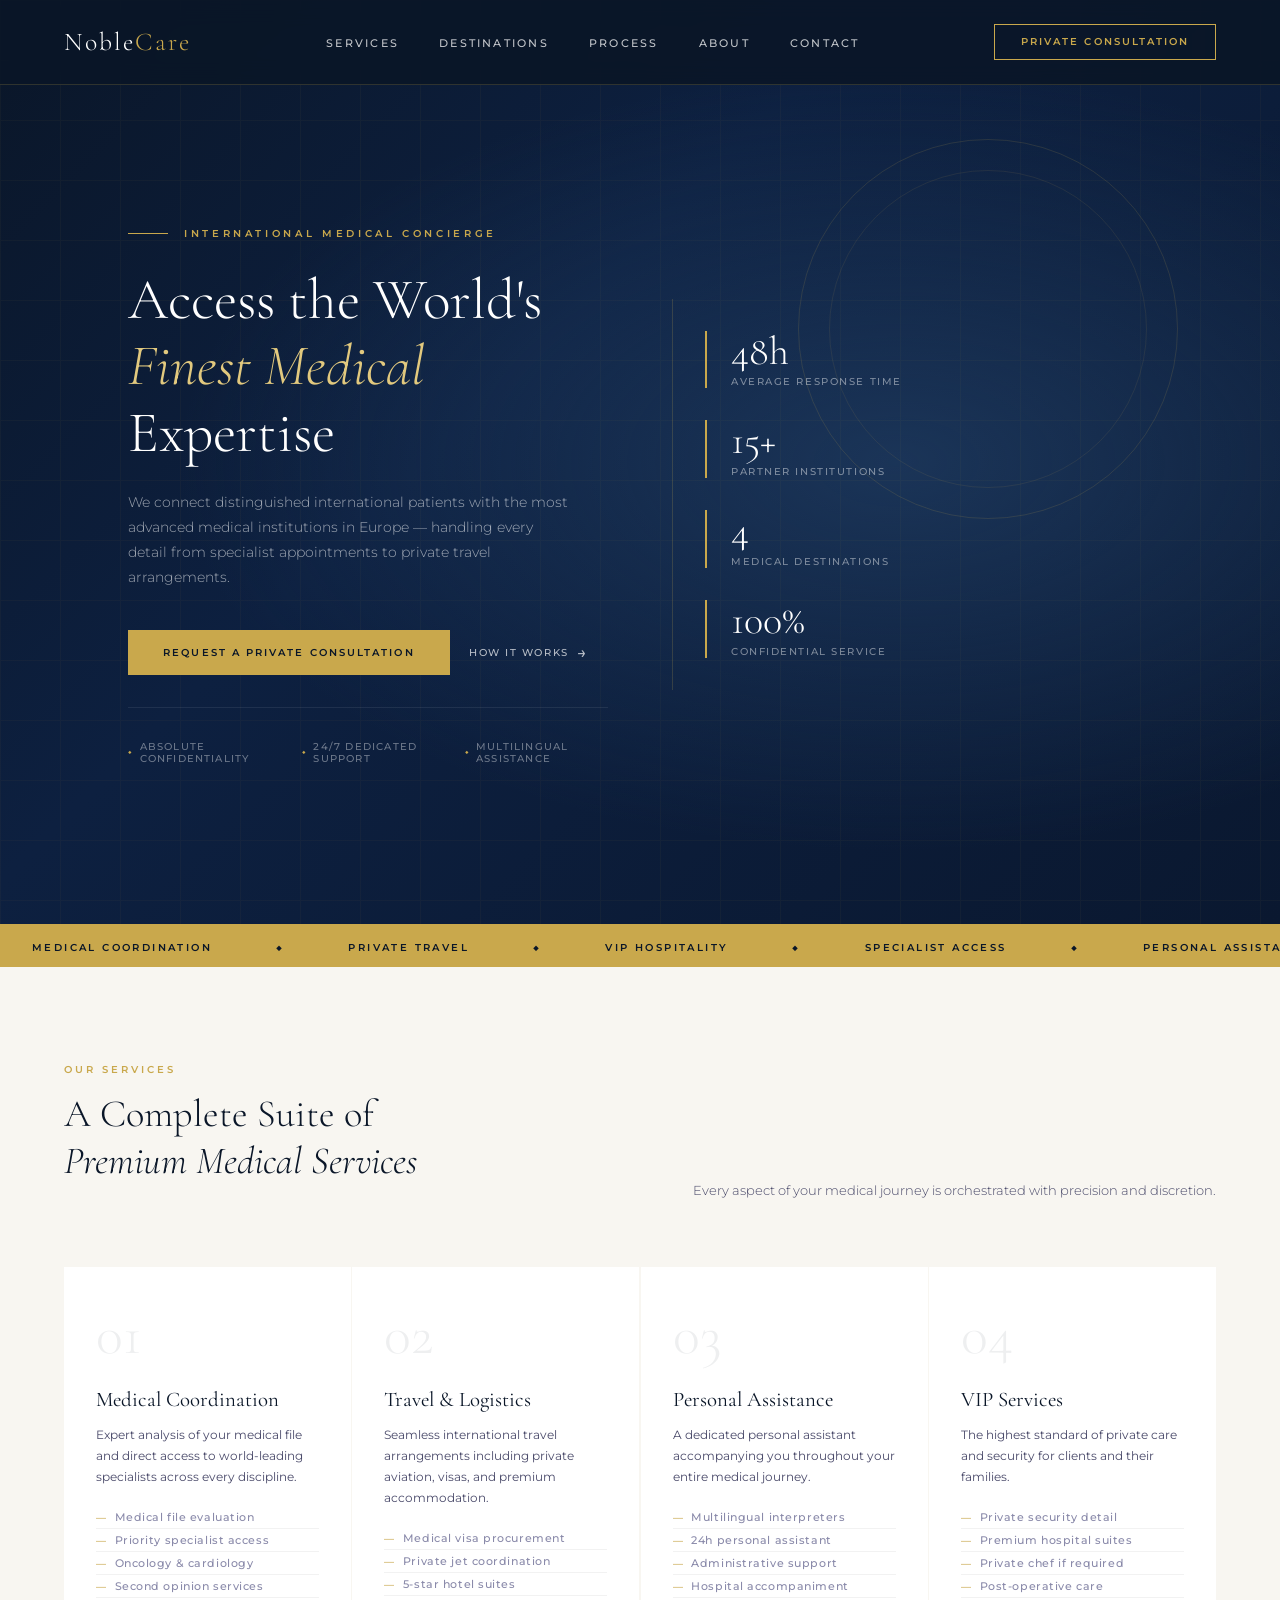
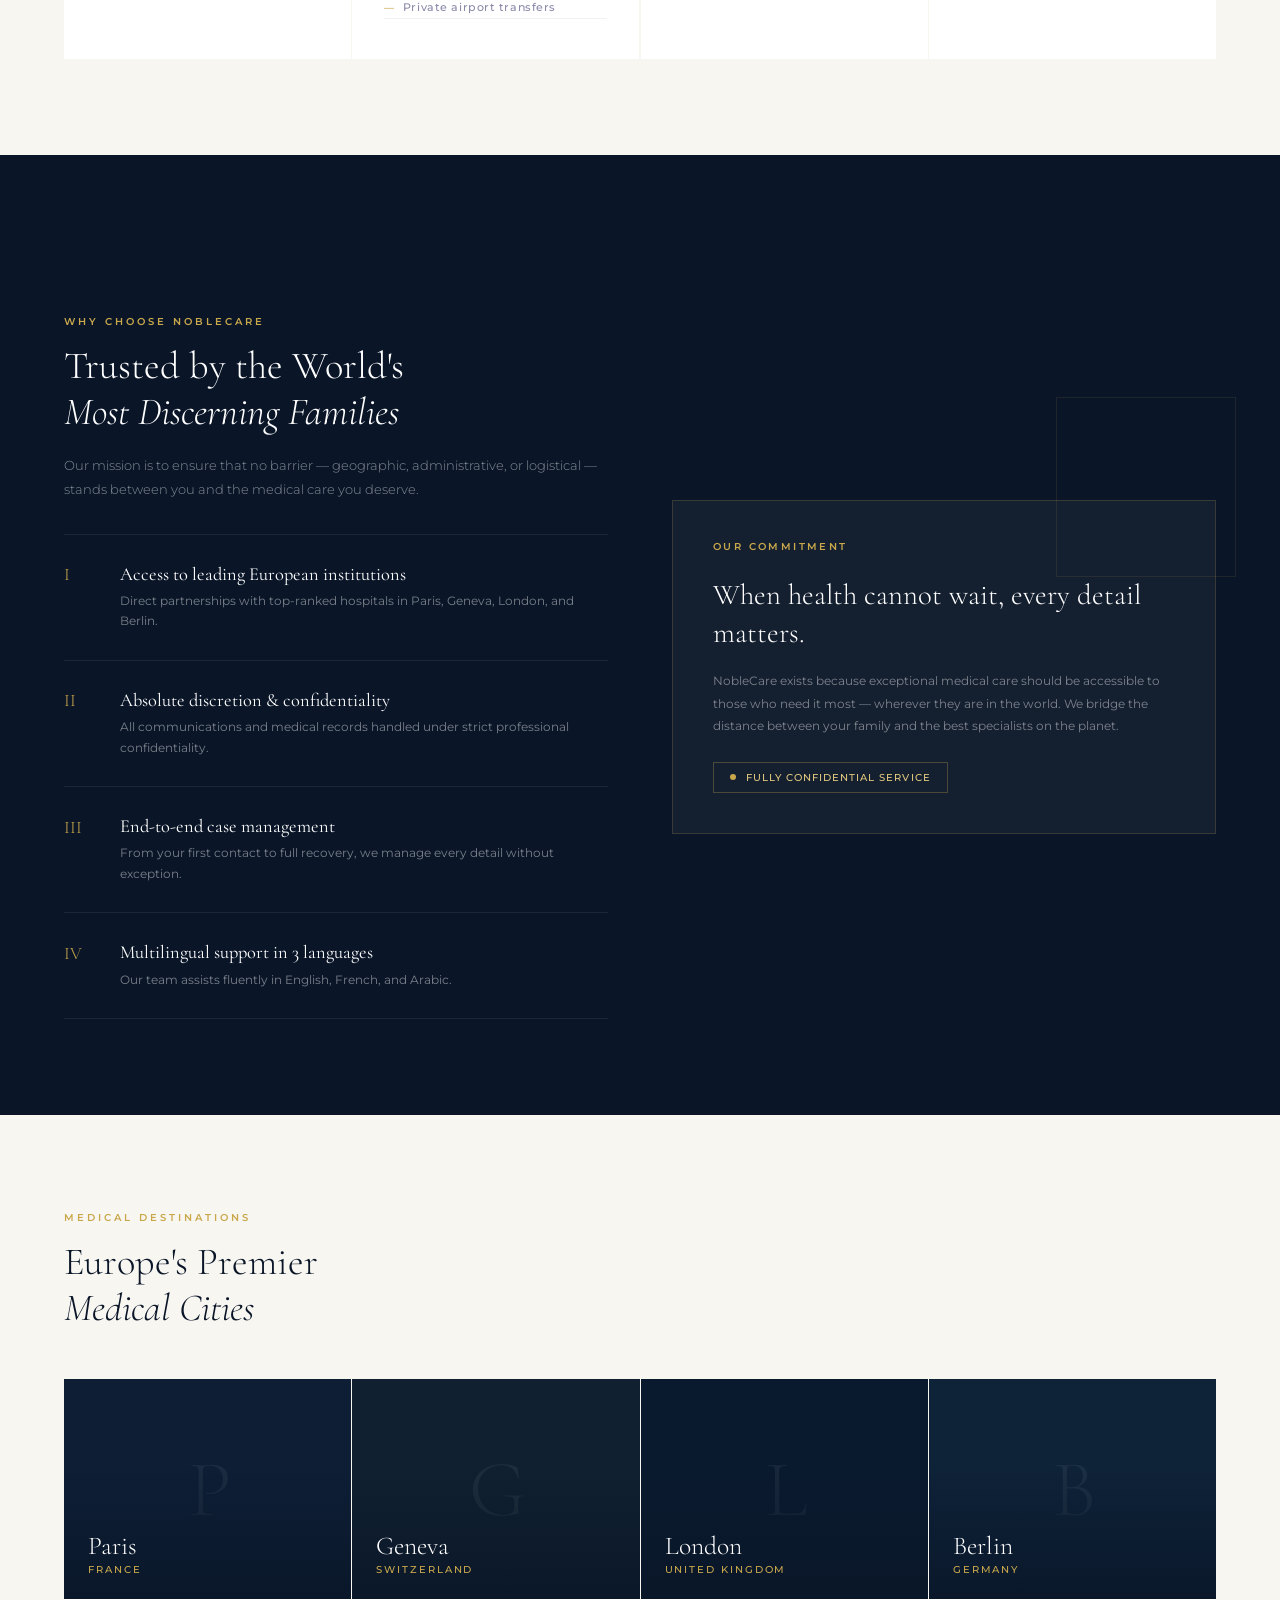
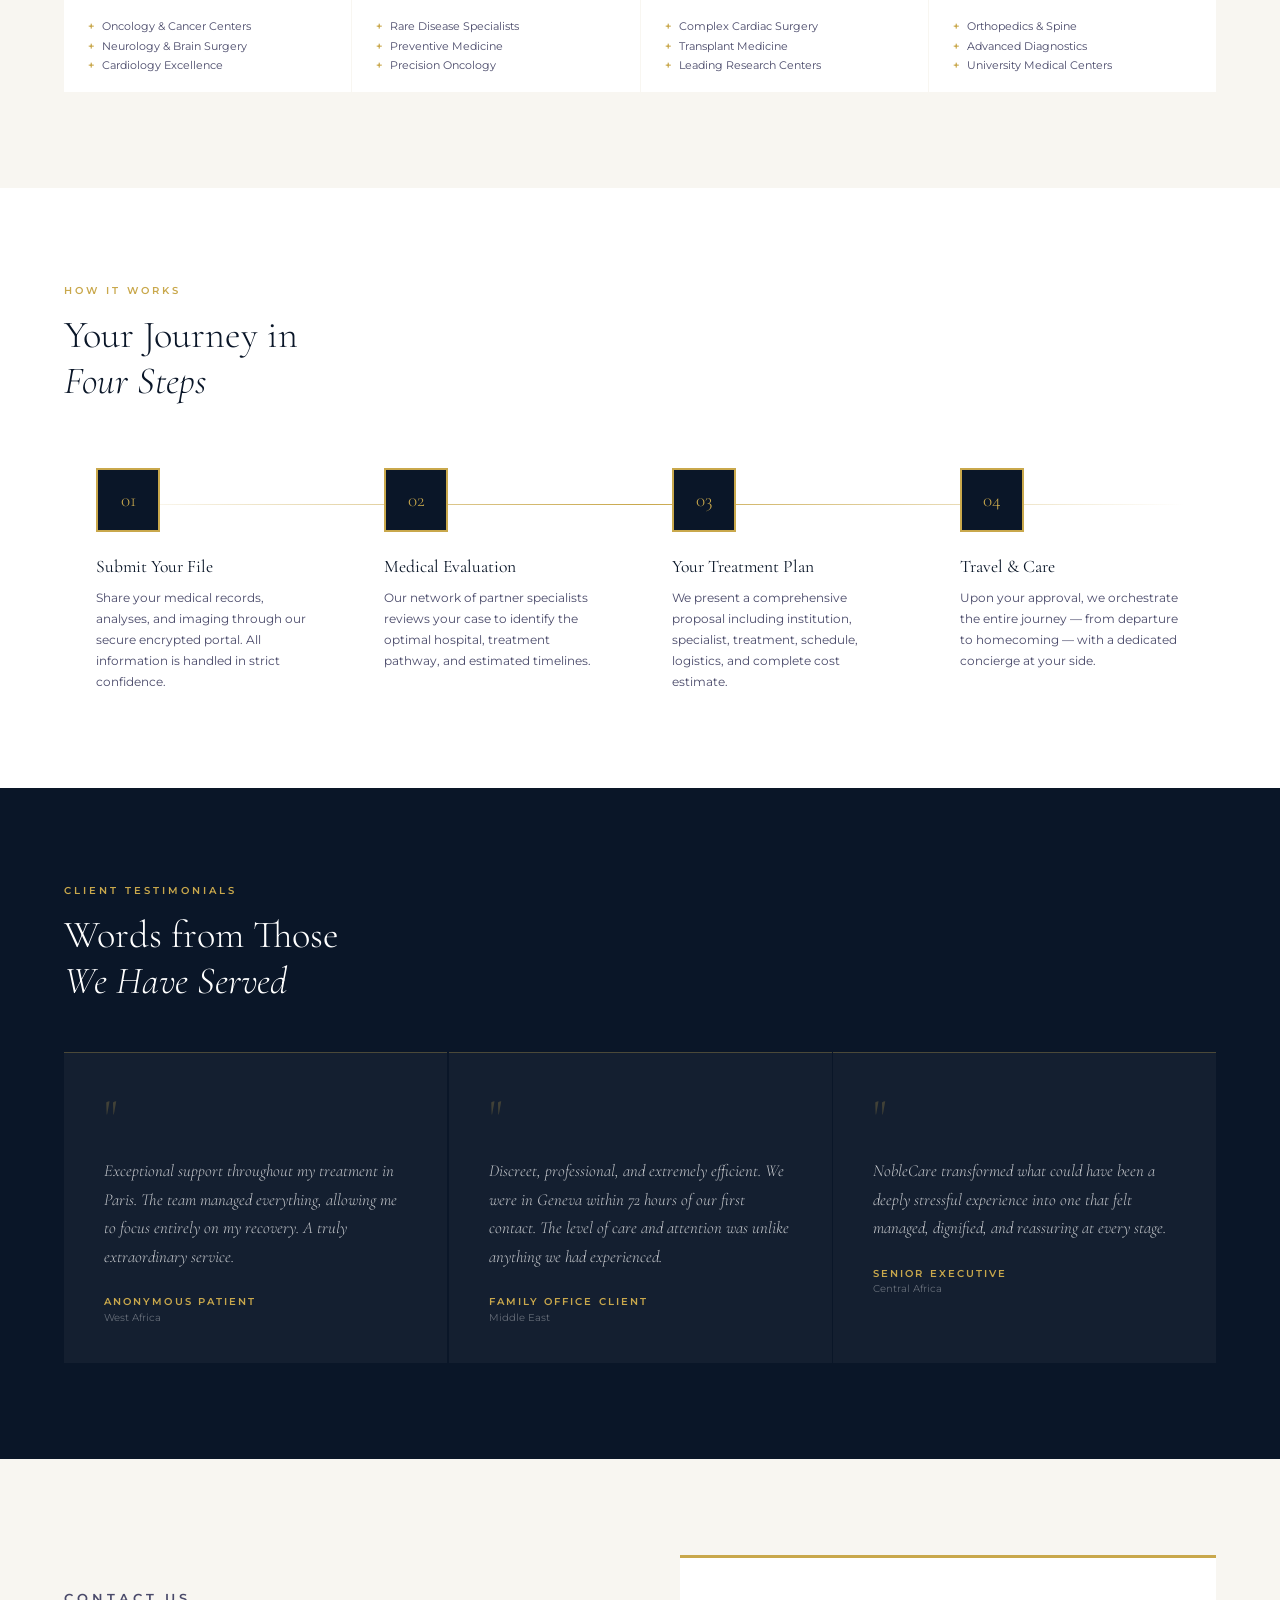
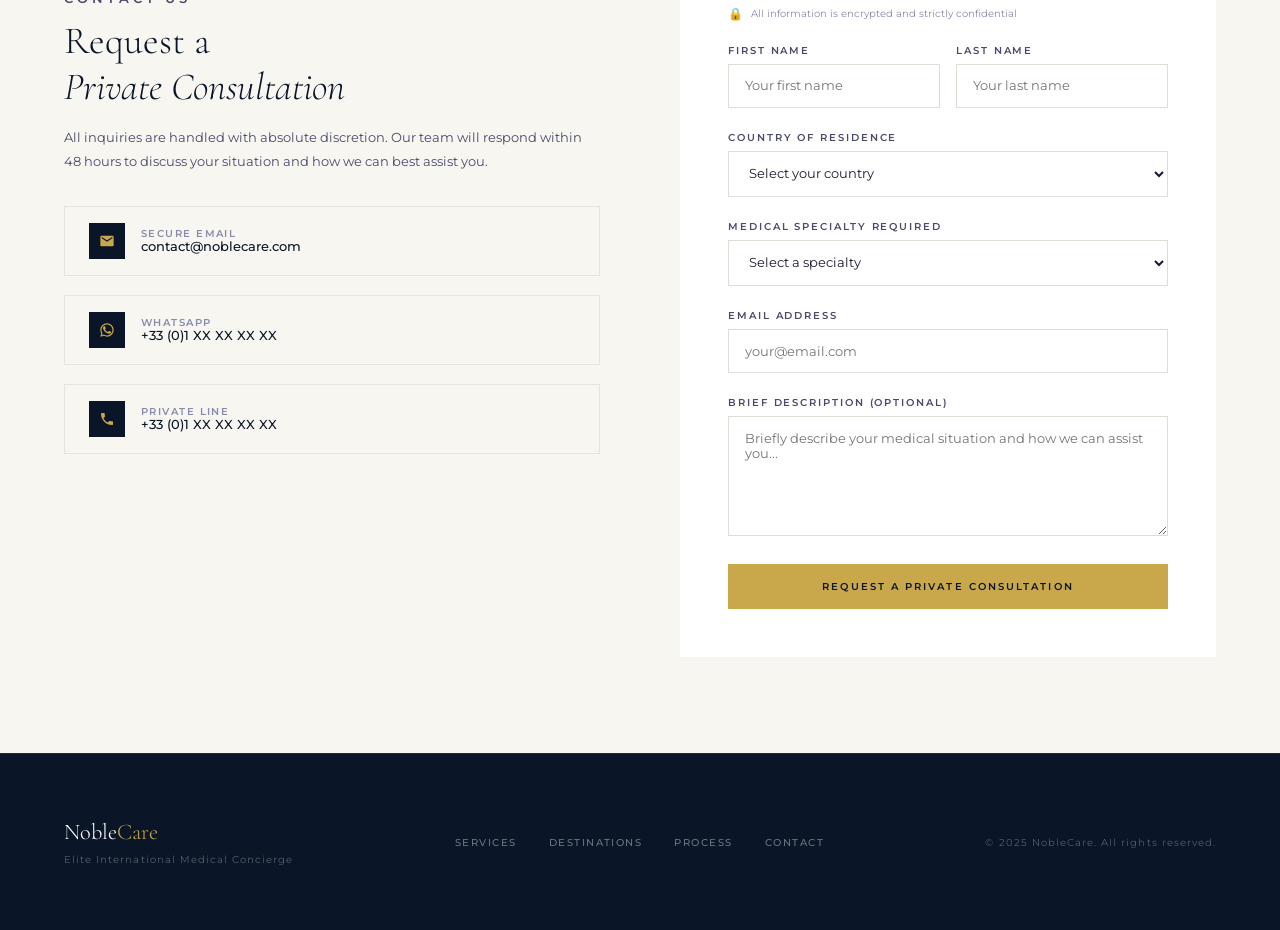
<file: noblecare.html>
<!DOCTYPE html>
<html lang="en">
<head>
<meta charset="UTF-8">
<meta name="viewport" content="width=device-width, initial-scale=1.0">
<title>NobleCare — Elite International Medical Concierge</title>
<link rel="preconnect" href="https://fonts.googleapis.com">
<link rel="preconnect" href="https://fonts.gstatic.com" crossorigin>
<link href="https://fonts.googleapis.com/css2?family=Cormorant+Garamond:ital,wght@0,300;0,400;0,500;0,600;1,300;1,400&family=Montserrat:wght@300;400;500;600&display=swap" rel="stylesheet">
<style>
  *, *::before, *::after { box-sizing: border-box; margin: 0; padding: 0; }

  :root {
    --navy: #0a1628;
    --navy-mid: #122040;
    --navy-light: #1e3a5f;
    --gold: #c9a84c;
    --gold-light: #e2c97e;
    --gold-pale: #f5edda;
    --white: #ffffff;
    --off-white: #f8f6f1;
    --text-dark: #1a1a2e;
    --text-mid: #4a4a6a;
    --text-light: #8a8aaa;
    --serif: 'Cormorant Garamond', Georgia, serif;
    --sans: 'Montserrat', sans-serif;
  }

  html { scroll-behavior: smooth; }
  body { font-family: var(--sans); background: var(--white); color: var(--text-dark); overflow-x: hidden; }

  /* ── NAV ── */
  nav {
    position: fixed; top: 0; left: 0; right: 0; z-index: 100;
    display: flex; align-items: center; justify-content: space-between;
    padding: 1.5rem 4rem;
    background: rgba(10,22,40,0.92);
    backdrop-filter: blur(12px);
    border-bottom: 1px solid rgba(201,168,76,0.2);
    transition: padding 0.3s;
  }
  .nav-logo {
    font-family: var(--serif); font-size: 1.6rem; font-weight: 300; color: var(--white);
    letter-spacing: 0.08em;
  }
  .nav-logo span { color: var(--gold); }
  .nav-links { display: flex; gap: 2.5rem; list-style: none; }
  .nav-links a { 
    font-size: 0.7rem; font-weight: 500; letter-spacing: 0.2em; 
    text-transform: uppercase; color: rgba(255,255,255,0.75); 
    text-decoration: none; transition: color 0.3s;
  }
  .nav-links a:hover { color: var(--gold); }
  .nav-cta {
    font-size: 0.65rem; font-weight: 600; letter-spacing: 0.2em; text-transform: uppercase;
    padding: 0.65rem 1.6rem; border: 1px solid var(--gold); color: var(--gold);
    background: transparent; cursor: pointer; text-decoration: none;
    transition: all 0.3s;
  }
  .nav-cta:hover { background: var(--gold); color: var(--navy); }

  /* ── HERO ── */
  .hero {
    min-height: 100vh; position: relative;
    display: flex; align-items: center;
    background: var(--navy);
    overflow: hidden;
  }
  .hero-bg {
    position: absolute; inset: 0;
    background: 
      radial-gradient(ellipse 80% 60% at 70% 50%, rgba(30,58,95,0.8) 0%, transparent 70%),
      linear-gradient(135deg, #0a1628 0%, #0d2040 40%, #0a1830 100%);
  }
  .hero-grid {
    position: absolute; inset: 0; opacity: 0.04;
    background-image: linear-gradient(rgba(201,168,76,1) 1px, transparent 1px),
                      linear-gradient(90deg, rgba(201,168,76,1) 1px, transparent 1px);
    background-size: 60px 60px;
  }
  .hero-accent {
    position: absolute; top: 15%; right: 8%;
    width: 380px; height: 380px;
    border: 1px solid rgba(201,168,76,0.15);
    border-radius: 50%;
  }
  .hero-accent::before {
    content: ''; position: absolute; inset: 30px;
    border: 1px solid rgba(201,168,76,0.1);
    border-radius: 50%;
  }
  .hero-content {
    position: relative; z-index: 2;
    max-width: 1200px; margin: 0 auto; padding: 8rem 4rem 4rem;
    display: grid; grid-template-columns: 1fr 1fr; gap: 4rem; align-items: center;
  }
  .hero-text .eyebrow {
    font-size: 0.65rem; font-weight: 600; letter-spacing: 0.35em; text-transform: uppercase;
    color: var(--gold); margin-bottom: 1.5rem; display: flex; align-items: center; gap: 1rem;
  }
  .hero-text .eyebrow::before {
    content: ''; width: 40px; height: 1px; background: var(--gold);
  }
  .hero-text h1 {
    font-family: var(--serif); font-size: clamp(2.8rem, 4.5vw, 4.2rem); font-weight: 300;
    line-height: 1.15; color: var(--white); margin-bottom: 1.5rem;
  }
  .hero-text h1 em { font-style: italic; color: var(--gold-light); }
  .hero-text p {
    font-size: 0.85rem; font-weight: 300; line-height: 1.85;
    color: rgba(255,255,255,0.6); max-width: 440px; margin-bottom: 2.5rem;
  }
  .hero-actions { display: flex; gap: 1.2rem; align-items: center; }
  .btn-primary {
    font-family: var(--sans); font-size: 0.65rem; font-weight: 600; letter-spacing: 0.2em;
    text-transform: uppercase; padding: 1rem 2.2rem; background: var(--gold);
    color: var(--navy); border: none; cursor: pointer; text-decoration: none;
    transition: all 0.3s;
  }
  .btn-primary:hover { background: var(--gold-light); transform: translateY(-1px); }
  .btn-ghost {
    font-size: 0.65rem; font-weight: 500; letter-spacing: 0.15em; text-transform: uppercase;
    color: rgba(255,255,255,0.7); text-decoration: none; transition: color 0.3s;
    display: flex; align-items: center; gap: 0.5rem;
  }
  .btn-ghost::after { content: '→'; font-size: 1rem; }
  .btn-ghost:hover { color: var(--gold); }

  .hero-stats {
    display: flex; flex-direction: column; gap: 2rem;
    padding: 2rem; border-left: 1px solid rgba(201,168,76,0.2);
  }
  .stat { padding-left: 1.5rem; border-left: 2px solid var(--gold); }
  .stat-num {
    font-family: var(--serif); font-size: 2.5rem; font-weight: 300; color: var(--white);
    line-height: 1;
  }
  .stat-label { font-size: 0.65rem; font-weight: 500; letter-spacing: 0.15em; text-transform: uppercase; color: rgba(255,255,255,0.45); margin-top: 0.3rem; }

  .hero-badges {
    display: flex; gap: 1.5rem; margin-top: 2rem; padding-top: 2rem;
    border-top: 1px solid rgba(255,255,255,0.08);
  }
  .badge {
    font-size: 0.62rem; font-weight: 500; letter-spacing: 0.12em; text-transform: uppercase;
    color: rgba(255,255,255,0.4); display: flex; align-items: center; gap: 0.4rem;
  }
  .badge::before { content: '◆'; font-size: 0.4rem; color: var(--gold); }

  /* ── MARQUEE ── */
  .marquee-bar {
    background: var(--gold); padding: 0.75rem 0; overflow: hidden; white-space: nowrap;
  }
  .marquee-track { display: inline-flex; animation: marquee 25s linear infinite; }
  .marquee-track span {
    font-size: 0.6rem; font-weight: 600; letter-spacing: 0.25em; text-transform: uppercase;
    color: var(--navy); padding: 0 2rem;
  }
  @keyframes marquee { from { transform: translateX(0); } to { transform: translateX(-50%); } }

  /* ── SECTIONS COMMON ── */
  section { padding: 6rem 4rem; }
  .container { max-width: 1200px; margin: 0 auto; }
  .section-tag {
    font-size: 0.62rem; font-weight: 600; letter-spacing: 0.3em; text-transform: uppercase;
    color: var(--gold); margin-bottom: 1rem;
  }
  .section-title {
    font-family: var(--serif); font-size: clamp(2rem, 3vw, 3rem); font-weight: 300;
    line-height: 1.2; color: var(--navy); margin-bottom: 1.2rem;
  }
  .section-title em { font-style: italic; }
  .section-sub {
    font-size: 0.82rem; font-weight: 300; line-height: 1.8;
    color: var(--text-mid); max-width: 560px;
  }

  /* ── SERVICES ── */
  .services { background: var(--off-white); }
  .services-header { display: flex; justify-content: space-between; align-items: flex-end; margin-bottom: 4rem; }
  .services-grid {
    display: grid; grid-template-columns: repeat(4, 1fr); gap: 1.5px;
  }
  .service-card {
    background: var(--white); padding: 2.5rem 2rem;
    position: relative; overflow: hidden;
    transition: background 0.4s;
  }
  .service-card::after {
    content: ''; position: absolute; bottom: 0; left: 0; right: 0;
    height: 2px; background: var(--gold); transform: scaleX(0);
    transition: transform 0.4s; transform-origin: left;
  }
  .service-card:hover { background: var(--navy); }
  .service-card:hover::after { transform: scaleX(1); }
  .service-card:hover .service-num { color: rgba(201,168,76,0.3); }
  .service-card:hover .service-name { color: var(--white); }
  .service-card:hover .service-desc { color: rgba(255,255,255,0.55); }
  .service-card:hover .service-list li { color: rgba(255,255,255,0.5); }
  .service-num {
    font-family: var(--serif); font-size: 3.5rem; font-weight: 300;
    color: rgba(10,22,40,0.07); line-height: 1; margin-bottom: 1.5rem;
    transition: color 0.4s;
  }
  .service-icon {
    width: 36px; height: 36px; margin-bottom: 1rem;
  }
  .service-name {
    font-family: var(--serif); font-size: 1.3rem; font-weight: 400; color: var(--navy);
    margin-bottom: 0.75rem; transition: color 0.4s;
  }
  .service-desc {
    font-size: 0.75rem; line-height: 1.75; color: var(--text-mid);
    margin-bottom: 1.2rem; transition: color 0.4s;
  }
  .service-list { list-style: none; }
  .service-list li {
    font-size: 0.7rem; font-weight: 500; letter-spacing: 0.05em;
    color: var(--text-light); padding: 0.25rem 0; border-bottom: 1px solid rgba(0,0,0,0.05);
    display: flex; align-items: center; gap: 0.5rem; transition: color 0.4s;
  }
  .service-list li::before { content: '—'; color: var(--gold); font-size: 0.6rem; }

  /* ── WHY US ── */
  .why { background: var(--navy); }
  .why .section-title { color: var(--white); }
  .why .section-sub { color: rgba(255,255,255,0.5); }
  .why-grid {
    display: grid; grid-template-columns: 1fr 1fr; gap: 4rem; margin-top: 4rem; align-items: center;
  }
  .why-features { display: flex; flex-direction: column; gap: 0; }
  .why-feature {
    padding: 1.75rem 0; border-bottom: 1px solid rgba(255,255,255,0.07);
    display: flex; gap: 1.5rem; align-items: flex-start;
    cursor: pointer; transition: background 0.2s;
  }
  .why-feature:first-child { border-top: 1px solid rgba(255,255,255,0.07); }
  .feature-num {
    font-family: var(--serif); font-size: 1.1rem; font-weight: 300;
    color: var(--gold); min-width: 2rem; padding-top: 0.1rem;
  }
  .feature-content {}
  .feature-title {
    font-family: var(--serif); font-size: 1.15rem; color: var(--white);
    margin-bottom: 0.4rem;
  }
  .feature-text { font-size: 0.75rem; color: rgba(255,255,255,0.45); line-height: 1.7; }
  .why-visual {
    position: relative; height: 500px;
    display: flex; align-items: center; justify-content: center;
  }
  .why-card-main {
    background: rgba(255,255,255,0.04); border: 1px solid rgba(201,168,76,0.2);
    padding: 2.5rem; position: relative; z-index: 2; width: 100%;
  }
  .why-card-main .wc-label {
    font-size: 0.6rem; font-weight: 600; letter-spacing: 0.25em; text-transform: uppercase;
    color: var(--gold); margin-bottom: 1.5rem;
  }
  .why-card-main .wc-title {
    font-family: var(--serif); font-size: 1.8rem; font-weight: 300; color: var(--white);
    line-height: 1.3; margin-bottom: 1.2rem;
  }
  .conf-badge {
    display: inline-flex; align-items: center; gap: 0.6rem;
    padding: 0.5rem 1rem; border: 1px solid rgba(201,168,76,0.3);
    font-size: 0.65rem; font-weight: 500; letter-spacing: 0.1em; text-transform: uppercase;
    color: var(--gold-light);
  }
  .conf-badge::before {
    content: ''; width: 6px; height: 6px; background: var(--gold); border-radius: 50%;
  }
  .why-deco {
    position: absolute; top: -20px; right: -20px; width: 180px; height: 180px;
    border: 1px solid rgba(201,168,76,0.1); z-index: 1;
  }

  /* ── DESTINATIONS ── */
  .destinations { background: var(--off-white); }
  .destinations-header { margin-bottom: 3rem; }
  .dest-grid { display: grid; grid-template-columns: repeat(4, 1fr); gap: 1px; }
  .dest-card {
    background: var(--white); overflow: hidden; position: relative;
    transition: transform 0.3s;
  }
  .dest-card:hover { transform: translateY(-4px); z-index: 2; }
  .dest-img {
    height: 220px; overflow: hidden; position: relative;
    background: var(--navy-mid); display: flex; align-items: center; justify-content: center;
  }
  .dest-img svg { width: 60px; height: 60px; opacity: 0.15; }
  .dest-city-icon {
    position: absolute; inset: 0; display: flex; align-items: center; justify-content: center;
    font-family: var(--serif); font-size: 5rem; font-weight: 300; color: rgba(255,255,255,0.06);
    letter-spacing: -0.05em;
  }
  .dest-overlay {
    position: absolute; inset: 0;
    background: linear-gradient(to top, rgba(10,22,40,0.85) 0%, transparent 60%);
    display: flex; flex-direction: column; justify-content: flex-end; padding: 1.5rem;
  }
  .dest-name {
    font-family: var(--serif); font-size: 1.6rem; font-weight: 300; color: var(--white);
    margin-bottom: 0.2rem;
  }
  .dest-country { font-size: 0.6rem; font-weight: 500; letter-spacing: 0.2em; text-transform: uppercase; color: var(--gold); }
  .dest-body { padding: 1.25rem 1.5rem; }
  .dest-specs { list-style: none; display: flex; flex-direction: column; gap: 0.35rem; }
  .dest-specs li {
    font-size: 0.7rem; color: var(--text-mid); display: flex; align-items: center; gap: 0.5rem;
  }
  .dest-specs li::before { content: '+'; color: var(--gold); font-weight: 600; }

  /* ── PROCESS ── */
  .process { background: var(--white); }
  .process-steps {
    display: grid; grid-template-columns: repeat(4, 1fr); gap: 0; margin-top: 4rem; position: relative;
  }
  .process-steps::before {
    content: ''; position: absolute; top: 2.2rem; left: 2rem; right: 2rem;
    height: 1px; background: linear-gradient(to right, transparent, var(--gold), transparent);
    z-index: 0;
  }
  .step { padding: 0 2rem; position: relative; z-index: 1; }
  .step-dot {
    width: 4rem; height: 4rem; background: var(--navy); border: 2px solid var(--gold);
    display: flex; align-items: center; justify-content: center; margin-bottom: 1.5rem;
  }
  .step-dot span {
    font-family: var(--serif); font-size: 1.2rem; font-weight: 300; color: var(--gold);
  }
  .step-title {
    font-family: var(--serif); font-size: 1.1rem; color: var(--navy); margin-bottom: 0.6rem;
  }
  .step-desc { font-size: 0.75rem; line-height: 1.75; color: var(--text-mid); }

  /* ── TESTIMONIALS ── */
  .testimonials { background: var(--navy); }
  .testimonials .section-title { color: var(--white); }
  .testi-grid { display: grid; grid-template-columns: repeat(3, 1fr); gap: 1.5px; margin-top: 3rem; }
  .testi-card {
    background: rgba(255,255,255,0.04); padding: 2.5rem;
    border-top: 1px solid rgba(201,168,76,0.3);
    position: relative;
  }
  .testi-quote {
    font-family: var(--serif); font-size: 3rem; font-weight: 300;
    color: rgba(201,168,76,0.25); line-height: 1; margin-bottom: 1rem;
  }
  .testi-text {
    font-family: var(--serif); font-size: 1.05rem; font-weight: 300; font-style: italic;
    color: rgba(255,255,255,0.75); line-height: 1.7; margin-bottom: 1.5rem;
  }
  .testi-author { font-size: 0.65rem; font-weight: 600; letter-spacing: 0.2em; text-transform: uppercase; color: var(--gold); }
  .testi-origin { font-size: 0.6rem; color: rgba(255,255,255,0.35); margin-top: 0.2rem; }

  /* ── CONTACT ── */
  .contact { background: var(--off-white); }
  .contact-inner {
    display: grid; grid-template-columns: 1fr 1fr; gap: 5rem; align-items: start;
  }
  .contact-form-wrap {
    background: var(--white); padding: 3rem;
    border-top: 3px solid var(--gold);
  }
  .form-group { margin-bottom: 1.5rem; }
  .form-group label {
    display: block; font-size: 0.6rem; font-weight: 600; letter-spacing: 0.2em;
    text-transform: uppercase; color: var(--text-mid); margin-bottom: 0.5rem;
  }
  .form-group input,
  .form-group select,
  .form-group textarea {
    width: 100%; padding: 0.85rem 1rem; border: 1px solid #e0ddd6;
    font-family: var(--sans); font-size: 0.8rem; color: var(--text-dark);
    background: transparent; outline: none;
    transition: border-color 0.3s;
  }
  .form-group input:focus,
  .form-group select:focus,
  .form-group textarea:focus { border-color: var(--gold); }
  .form-group textarea { resize: vertical; min-height: 120px; }
  .form-row { display: grid; grid-template-columns: 1fr 1fr; gap: 1rem; }
  .confidential-note {
    font-size: 0.65rem; color: var(--text-light); margin-bottom: 1.5rem;
    display: flex; align-items: center; gap: 0.5rem;
  }
  .confidential-note::before { content: '🔒'; font-size: 0.75rem; }
  .contact-info { padding-top: 2rem; }
  .contact-info .section-tag { margin-bottom: 0.5rem; }
  .contact-info .section-title { margin-bottom: 1rem; }
  .contact-info p { font-size: 0.82rem; line-height: 1.8; color: var(--text-mid); margin-bottom: 2rem; }
  .contact-channels { display: flex; flex-direction: column; gap: 1.2rem; margin-top: 2rem; }
  .channel {
    display: flex; align-items: center; gap: 1rem;
    padding: 1rem 1.5rem; border: 1px solid #e8e4db;
    transition: border-color 0.3s;
  }
  .channel:hover { border-color: var(--gold); }
  .channel-icon {
    width: 36px; height: 36px; background: var(--navy);
    display: flex; align-items: center; justify-content: center; flex-shrink: 0;
  }
  .channel-icon svg { width: 16px; height: 16px; fill: var(--gold); }
  .channel-label { font-size: 0.6rem; font-weight: 600; letter-spacing: 0.15em; text-transform: uppercase; color: var(--text-light); }
  .channel-value { font-size: 0.8rem; color: var(--navy); font-weight: 500; }

  /* ── FOOTER ── */
  footer {
    background: var(--navy); padding: 4rem; border-top: 1px solid rgba(201,168,76,0.15);
  }
  .footer-inner {
    max-width: 1200px; margin: 0 auto;
    display: flex; justify-content: space-between; align-items: center;
  }
  .footer-logo { font-family: var(--serif); font-size: 1.4rem; font-weight: 300; color: var(--white); }
  .footer-logo span { color: var(--gold); }
  .footer-text { font-size: 0.65rem; color: rgba(255,255,255,0.3); letter-spacing: 0.1em; }
  .footer-links { display: flex; gap: 2rem; }
  .footer-links a { font-size: 0.62rem; font-weight: 500; letter-spacing: 0.15em; text-transform: uppercase; color: rgba(255,255,255,0.4); text-decoration: none; transition: color 0.3s; }
  .footer-links a:hover { color: var(--gold); }

  /* ── MOBILE MENU ── */
  .menu-toggle { display: none; background: none; border: none; cursor: pointer; padding: 0; }
  .menu-toggle span { display: block; width: 22px; height: 1px; background: var(--white); margin: 5px 0; transition: 0.3s; }

  @media (max-width: 1024px) {
    nav { padding: 1.2rem 2rem; }
    .nav-links { display: none; }
    .menu-toggle { display: block; }
    section { padding: 4rem 2rem; }
    .hero-content { grid-template-columns: 1fr; padding: 7rem 2rem 3rem; }
    .hero-stats { display: flex; flex-direction: row; flex-wrap: wrap; border-left: none; border-top: 1px solid rgba(201,168,76,0.2); padding: 2rem 0 0; margin-top: 2rem; }
    .services-grid { grid-template-columns: 1fr 1fr; }
    .why-grid { grid-template-columns: 1fr; }
    .why-visual { display: none; }
    .dest-grid { grid-template-columns: 1fr 1fr; }
    .process-steps { grid-template-columns: 1fr 1fr; gap: 2rem; }
    .process-steps::before { display: none; }
    .testi-grid { grid-template-columns: 1fr; }
    .contact-inner { grid-template-columns: 1fr; }
    .services-header { flex-direction: column; gap: 1rem; align-items: flex-start; }
  }
  @media (max-width: 640px) {
    .services-grid { grid-template-columns: 1fr; }
    .dest-grid { grid-template-columns: 1fr; }
    .process-steps { grid-template-columns: 1fr; }
    .footer-inner { flex-direction: column; gap: 1.5rem; text-align: center; }
    .footer-links { flex-wrap: wrap; justify-content: center; }
    .form-row { grid-template-columns: 1fr; }
    .hero-actions { flex-direction: column; align-items: flex-start; }
  }

  /* ── ANIMATIONS ── */
  .fade-up {
    opacity: 0; transform: translateY(30px);
    animation: fadeUp 0.8s ease forwards;
  }
  @keyframes fadeUp { to { opacity: 1; transform: translateY(0); } }
  .delay-1 { animation-delay: 0.15s; }
  .delay-2 { animation-delay: 0.3s; }
  .delay-3 { animation-delay: 0.45s; }
  .delay-4 { animation-delay: 0.6s; }
</style>
</head>
<body>

<!-- ── NAVIGATION ── -->
<nav>
  <div class="nav-logo">Noble<span>Care</span></div>
  <ul class="nav-links">
    <li><a href="#services">Services</a></li>
    <li><a href="#destinations">Destinations</a></li>
    <li><a href="#process">Process</a></li>
    <li><a href="#about">About</a></li>
    <li><a href="#contact">Contact</a></li>
  </ul>
  <a href="#contact" class="nav-cta">Private Consultation</a>
  <button class="menu-toggle" aria-label="Menu">
    <span></span><span></span><span></span>
  </button>
</nav>

<!-- ── HERO ── -->
<section class="hero">
  <div class="hero-bg"></div>
  <div class="hero-grid"></div>
  <div class="hero-accent"></div>
  <div class="hero-content container">
    <div class="hero-text">
      <p class="eyebrow fade-up">International Medical Concierge</p>
      <h1 class="fade-up delay-1">Access the World's<br><em>Finest Medical</em><br>Expertise</h1>
      <p class="fade-up delay-2">
        We connect distinguished international patients with the most advanced medical institutions in Europe — handling every detail from specialist appointments to private travel arrangements.
      </p>
      <div class="hero-actions fade-up delay-3">
        <a href="#contact" class="btn-primary">Request a Private Consultation</a>
        <a href="#process" class="btn-ghost">How it works</a>
      </div>
      <div class="hero-badges fade-up delay-4">
        <span class="badge">Absolute Confidentiality</span>
        <span class="badge">24/7 Dedicated Support</span>
        <span class="badge">Multilingual Assistance</span>
      </div>
    </div>
    <div class="hero-stats fade-up delay-2">
      <div class="stat">
        <div class="stat-num">48h</div>
        <div class="stat-label">Average response time</div>
      </div>
      <div class="stat">
        <div class="stat-num">15+</div>
        <div class="stat-label">Partner institutions</div>
      </div>
      <div class="stat">
        <div class="stat-num">4</div>
        <div class="stat-label">Medical destinations</div>
      </div>
      <div class="stat">
        <div class="stat-num">100%</div>
        <div class="stat-label">Confidential service</div>
      </div>
    </div>
  </div>
</section>

<!-- ── MARQUEE ── -->
<div class="marquee-bar">
  <div class="marquee-track">
    <span>Medical Coordination</span><span>◆</span>
    <span>Private Travel</span><span>◆</span>
    <span>VIP Hospitality</span><span>◆</span>
    <span>Specialist Access</span><span>◆</span>
    <span>Personal Assistance</span><span>◆</span>
    <span>Secure Confidentiality</span><span>◆</span>
    <span>24h Concierge</span><span>◆</span>
    <span>Medical Coordination</span><span>◆</span>
    <span>Private Travel</span><span>◆</span>
    <span>VIP Hospitality</span><span>◆</span>
    <span>Specialist Access</span><span>◆</span>
    <span>Personal Assistance</span><span>◆</span>
    <span>Secure Confidentiality</span><span>◆</span>
    <span>24h Concierge</span><span>◆</span>
  </div>
</div>

<!-- ── SERVICES ── -->
<section class="services" id="services">
  <div class="container">
    <div class="services-header">
      <div>
        <p class="section-tag">Our Services</p>
        <h2 class="section-title">A Complete Suite of<br><em>Premium Medical Services</em></h2>
      </div>
      <p class="section-sub">Every aspect of your medical journey is orchestrated with precision and discretion.</p>
    </div>
    <div class="services-grid">
      <div class="service-card">
        <div class="service-num">01</div>
        <div class="service-name">Medical Coordination</div>
        <p class="service-desc">Expert analysis of your medical file and direct access to world-leading specialists across every discipline.</p>
        <ul class="service-list">
          <li>Medical file evaluation</li>
          <li>Priority specialist access</li>
          <li>Oncology &amp; cardiology</li>
          <li>Second opinion services</li>
        </ul>
      </div>
      <div class="service-card">
        <div class="service-num">02</div>
        <div class="service-name">Travel &amp; Logistics</div>
        <p class="service-desc">Seamless international travel arrangements including private aviation, visas, and premium accommodation.</p>
        <ul class="service-list">
          <li>Medical visa procurement</li>
          <li>Private jet coordination</li>
          <li>5-star hotel suites</li>
          <li>Private airport transfers</li>
        </ul>
      </div>
      <div class="service-card">
        <div class="service-num">03</div>
        <div class="service-name">Personal Assistance</div>
        <p class="service-desc">A dedicated personal assistant accompanying you throughout your entire medical journey.</p>
        <ul class="service-list">
          <li>Multilingual interpreters</li>
          <li>24h personal assistant</li>
          <li>Administrative support</li>
          <li>Hospital accompaniment</li>
        </ul>
      </div>
      <div class="service-card">
        <div class="service-num">04</div>
        <div class="service-name">VIP Services</div>
        <p class="service-desc">The highest standard of private care and security for clients and their families.</p>
        <ul class="service-list">
          <li>Private security detail</li>
          <li>Premium hospital suites</li>
          <li>Private chef if required</li>
          <li>Post-operative care</li>
        </ul>
      </div>
    </div>
  </div>
</section>

<!-- ── WHY US ── -->
<section class="why" id="about">
  <div class="container">
    <div class="why-grid">
      <div>
        <p class="section-tag">Why Choose NobleCare</p>
        <h2 class="section-title" style="color: #fff;">Trusted by the World's<br><em>Most Discerning Families</em></h2>
        <p class="section-sub" style="max-width: 100%; margin-bottom: 2rem;">Our mission is to ensure that no barrier — geographic, administrative, or logistical — stands between you and the medical care you deserve.</p>
        <div class="why-features">
          <div class="why-feature">
            <span class="feature-num">I</span>
            <div class="feature-content">
              <div class="feature-title">Access to leading European institutions</div>
              <p class="feature-text">Direct partnerships with top-ranked hospitals in Paris, Geneva, London, and Berlin.</p>
            </div>
          </div>
          <div class="why-feature">
            <span class="feature-num">II</span>
            <div class="feature-content">
              <div class="feature-title">Absolute discretion &amp; confidentiality</div>
              <p class="feature-text">All communications and medical records handled under strict professional confidentiality.</p>
            </div>
          </div>
          <div class="why-feature">
            <span class="feature-num">III</span>
            <div class="feature-content">
              <div class="feature-title">End-to-end case management</div>
              <p class="feature-text">From your first contact to full recovery, we manage every detail without exception.</p>
            </div>
          </div>
          <div class="why-feature">
            <span class="feature-num">IV</span>
            <div class="feature-content">
              <div class="feature-title">Multilingual support in 3 languages</div>
              <p class="feature-text">Our team assists fluently in English, French, and Arabic.</p>
            </div>
          </div>
        </div>
      </div>
      <div class="why-visual">
        <div class="why-deco"></div>
        <div class="why-card-main">
          <div class="wc-label">Our Commitment</div>
          <div class="wc-title">When health cannot wait, every detail matters.</div>
          <p style="font-size: 0.78rem; color: rgba(255,255,255,0.45); line-height: 1.8; margin-bottom: 1.5rem;">
            NobleCare exists because exceptional medical care should be accessible to those who need it most — wherever they are in the world. We bridge the distance between your family and the best specialists on the planet.
          </p>
          <div class="conf-badge">Fully confidential service</div>
        </div>
      </div>
    </div>
  </div>
</section>

<!-- ── DESTINATIONS ── -->
<section class="destinations" id="destinations">
  <div class="container">
    <div class="destinations-header">
      <p class="section-tag">Medical Destinations</p>
      <h2 class="section-title">Europe's Premier<br><em>Medical Cities</em></h2>
    </div>
    <div class="dest-grid">
      <div class="dest-card">
        <div class="dest-img" style="background: #0d1e35;">
          <div class="dest-city-icon">P</div>
          <div class="dest-overlay">
            <div class="dest-name">Paris</div>
            <div class="dest-country">France</div>
          </div>
        </div>
        <div class="dest-body">
          <ul class="dest-specs">
            <li>Oncology &amp; Cancer Centers</li>
            <li>Neurology &amp; Brain Surgery</li>
            <li>Cardiology Excellence</li>
          </ul>
        </div>
      </div>
      <div class="dest-card">
        <div class="dest-img" style="background: #102030;">
          <div class="dest-city-icon">G</div>
          <div class="dest-overlay">
            <div class="dest-name">Geneva</div>
            <div class="dest-country">Switzerland</div>
          </div>
        </div>
        <div class="dest-body">
          <ul class="dest-specs">
            <li>Rare Disease Specialists</li>
            <li>Preventive Medicine</li>
            <li>Precision Oncology</li>
          </ul>
        </div>
      </div>
      <div class="dest-card">
        <div class="dest-img" style="background: #0a1a2e;">
          <div class="dest-city-icon">L</div>
          <div class="dest-overlay">
            <div class="dest-name">London</div>
            <div class="dest-country">United Kingdom</div>
          </div>
        </div>
        <div class="dest-body">
          <ul class="dest-specs">
            <li>Complex Cardiac Surgery</li>
            <li>Transplant Medicine</li>
            <li>Leading Research Centers</li>
          </ul>
        </div>
      </div>
      <div class="dest-card">
        <div class="dest-img" style="background: #0e2238;">
          <div class="dest-city-icon">B</div>
          <div class="dest-overlay">
            <div class="dest-name">Berlin</div>
            <div class="dest-country">Germany</div>
          </div>
        </div>
        <div class="dest-body">
          <ul class="dest-specs">
            <li>Orthopedics &amp; Spine</li>
            <li>Advanced Diagnostics</li>
            <li>University Medical Centers</li>
          </ul>
        </div>
      </div>
    </div>
  </div>
</section>

<!-- ── PROCESS ── -->
<section class="process" id="process">
  <div class="container">
    <p class="section-tag">How It Works</p>
    <h2 class="section-title">Your Journey in<br><em>Four Steps</em></h2>
    <div class="process-steps">
      <div class="step">
        <div class="step-dot"><span>01</span></div>
        <div class="step-title">Submit Your File</div>
        <p class="step-desc">Share your medical records, analyses, and imaging through our secure encrypted portal. All information is handled in strict confidence.</p>
      </div>
      <div class="step">
        <div class="step-dot"><span>02</span></div>
        <div class="step-title">Medical Evaluation</div>
        <p class="step-desc">Our network of partner specialists reviews your case to identify the optimal hospital, treatment pathway, and estimated timelines.</p>
      </div>
      <div class="step">
        <div class="step-dot"><span>03</span></div>
        <div class="step-title">Your Treatment Plan</div>
        <p class="step-desc">We present a comprehensive proposal including institution, specialist, treatment, schedule, logistics, and complete cost estimate.</p>
      </div>
      <div class="step">
        <div class="step-dot"><span>04</span></div>
        <div class="step-title">Travel &amp; Care</div>
        <p class="step-desc">Upon your approval, we orchestrate the entire journey — from departure to homecoming — with a dedicated concierge at your side.</p>
      </div>
    </div>
  </div>
</section>

<!-- ── TESTIMONIALS ── -->
<section class="testimonials">
  <div class="container">
    <p class="section-tag">Client Testimonials</p>
    <h2 class="section-title" style="color: #fff;">Words from Those<br><em>We Have Served</em></h2>
    <div class="testi-grid">
      <div class="testi-card">
        <div class="testi-quote">"</div>
        <p class="testi-text">Exceptional support throughout my treatment in Paris. The team managed everything, allowing me to focus entirely on my recovery. A truly extraordinary service.</p>
        <div class="testi-author">Anonymous Patient</div>
        <div class="testi-origin">West Africa</div>
      </div>
      <div class="testi-card">
        <div class="testi-quote">"</div>
        <p class="testi-text">Discreet, professional, and extremely efficient. We were in Geneva within 72 hours of our first contact. The level of care and attention was unlike anything we had experienced.</p>
        <div class="testi-author">Family Office Client</div>
        <div class="testi-origin">Middle East</div>
      </div>
      <div class="testi-card">
        <div class="testi-quote">"</div>
        <p class="testi-text">NobleCare transformed what could have been a deeply stressful experience into one that felt managed, dignified, and reassuring at every stage.</p>
        <div class="testi-author">Senior Executive</div>
        <div class="testi-origin">Central Africa</div>
      </div>
    </div>
  </div>
</section>

<!-- ── CONTACT ── -->
<section class="contact" id="contact">
  <div class="container">
    <div class="contact-inner">
      <div class="contact-info">
        <p class="section-tag">Contact Us</p>
        <h2 class="section-title">Request a<br><em>Private Consultation</em></h2>
        <p>All inquiries are handled with absolute discretion. Our team will respond within 48 hours to discuss your situation and how we can best assist you.</p>
        <div class="contact-channels">
          <div class="channel">
            <div class="channel-icon">
              <svg viewBox="0 0 24 24" xmlns="http://www.w3.org/2000/svg"><path d="M20 4H4c-1.1 0-2 .9-2 2v12c0 1.1.9 2 2 2h16c1.1 0 2-.9 2-2V6c0-1.1-.9-2-2-2zm0 4l-8 5-8-5V6l8 5 8-5v2z"/></svg>
            </div>
            <div>
              <div class="channel-label">Secure Email</div>
              <div class="channel-value">contact@noblecare.com</div>
            </div>
          </div>
          <div class="channel">
            <div class="channel-icon">
              <svg viewBox="0 0 24 24" xmlns="http://www.w3.org/2000/svg"><path d="M17.472 14.382c-.297-.149-1.758-.867-2.03-.967-.273-.099-.471-.148-.67.15-.197.297-.767.966-.94 1.164-.173.199-.347.223-.644.075-.297-.15-1.255-.463-2.39-1.475-.883-.788-1.48-1.761-1.653-2.059-.173-.297-.018-.458.13-.606.134-.133.298-.347.446-.52.149-.174.198-.298.298-.497.099-.198.05-.371-.025-.52-.075-.149-.669-1.612-.916-2.207-.242-.579-.487-.5-.669-.51-.173-.008-.371-.01-.57-.01-.198 0-.52.074-.792.372-.272.297-1.04 1.016-1.04 2.479 0 1.462 1.065 2.875 1.213 3.074.149.198 2.096 3.2 5.077 4.487.709.306 1.262.489 1.694.625.712.227 1.36.195 1.871.118.571-.085 1.758-.719 2.006-1.413.248-.694.248-1.289.173-1.413-.074-.124-.272-.198-.57-.347z"/><path d="M11.997 2C6.477 2 2 6.477 2 11.997c0 1.757.456 3.405 1.253 4.842L2 22l5.361-1.218A9.96 9.96 0 0011.997 22c5.523 0 10-4.477 10-10.003S17.52 2 11.997 2zm0 18.186a8.17 8.17 0 01-4.135-1.125l-.295-.174-3.182.723.749-3.092-.193-.314A8.183 8.183 0 013.813 12c0-4.512 3.672-8.186 8.184-8.186 4.51 0 8.184 3.674 8.184 8.186 0 4.513-3.674 8.186-8.184 8.186z"/></svg>
            </div>
            <div>
              <div class="channel-label">WhatsApp</div>
              <div class="channel-value">+33 (0)1 XX XX XX XX</div>
            </div>
          </div>
          <div class="channel">
            <div class="channel-icon">
              <svg viewBox="0 0 24 24" xmlns="http://www.w3.org/2000/svg"><path d="M6.62 10.79c1.44 2.83 3.76 5.14 6.59 6.59l2.2-2.2c.27-.27.67-.36 1.02-.24 1.12.37 2.33.57 3.57.57.55 0 1 .45 1 1V20c0 .55-.45 1-1 1-9.39 0-17-7.61-17-17 0-.55.45-1 1-1h3.5c.55 0 1 .45 1 1 0 1.25.2 2.45.57 3.57.11.35.03.74-.25 1.02l-2.2 2.2z"/></svg>
            </div>
            <div>
              <div class="channel-label">Private Line</div>
              <div class="channel-value">+33 (0)1 XX XX XX XX</div>
            </div>
          </div>
        </div>
      </div>
      <div class="contact-form-wrap">
        <p class="confidential-note">All information is encrypted and strictly confidential</p>
        <div class="form-row">
          <div class="form-group">
            <label>First Name</label>
            <input type="text" placeholder="Your first name">
          </div>
          <div class="form-group">
            <label>Last Name</label>
            <input type="text" placeholder="Your last name">
          </div>
        </div>
        <div class="form-group">
          <label>Country of Residence</label>
          <select>
            <option value="">Select your country</option>
            <option>Nigeria</option>
            <option>Côte d'Ivoire</option>
            <option>Sénégal</option>
            <option>Mali</option>
            <option>Cameroun</option>
            <option>Saudi Arabia</option>
            <option>UAE</option>
            <option>Kazakhstan</option>
            <option>Other</option>
          </select>
        </div>
        <div class="form-group">
          <label>Medical Specialty Required</label>
          <select>
            <option value="">Select a specialty</option>
            <option>Oncology</option>
            <option>Cardiology &amp; Cardiac Surgery</option>
            <option>Neurology &amp; Neurosurgery</option>
            <option>Orthopedics</option>
            <option>Rare Disease</option>
            <option>General Medicine</option>
            <option>Other</option>
          </select>
        </div>
        <div class="form-group">
          <label>Email Address</label>
          <input type="email" placeholder="your@email.com">
        </div>
        <div class="form-group">
          <label>Brief Description (Optional)</label>
          <textarea placeholder="Briefly describe your medical situation and how we can assist you..."></textarea>
        </div>
        <button class="btn-primary" style="width: 100%; text-align: center; border: none; font-family: var(--sans);">Request a Private Consultation</button>
      </div>
    </div>
  </div>
</section>

<!-- ── FOOTER ── -->
<footer>
  <div class="footer-inner">
    <div>
      <div class="footer-logo">Noble<span>Care</span></div>
      <div class="footer-text" style="margin-top: 0.5rem;">Elite International Medical Concierge</div>
    </div>
    <div class="footer-links">
      <a href="#services">Services</a>
      <a href="#destinations">Destinations</a>
      <a href="#process">Process</a>
      <a href="#contact">Contact</a>
    </div>
    <div class="footer-text">© 2025 NobleCare. All rights reserved.</div>
  </div>
</footer>

<script>
  const nav = document.querySelector('nav');
  window.addEventListener('scroll', () => {
    nav.style.padding = window.scrollY > 50 ? '1rem 4rem' : '1.5rem 4rem';
  });

  const observer = new IntersectionObserver((entries) => {
    entries.forEach(e => {
      if (e.isIntersecting) {
        e.target.style.opacity = '1';
        e.target.style.transform = 'translateY(0)';
      }
    });
  }, { threshold: 0.1 });

  document.querySelectorAll('.service-card, .dest-card, .testi-card, .step, .why-feature').forEach(el => {
    el.style.opacity = '0';
    el.style.transform = 'translateY(20px)';
    el.style.transition = 'opacity 0.6s ease, transform 0.6s ease';
    observer.observe(el);
  });
</script>
</body>
</html>
</file>
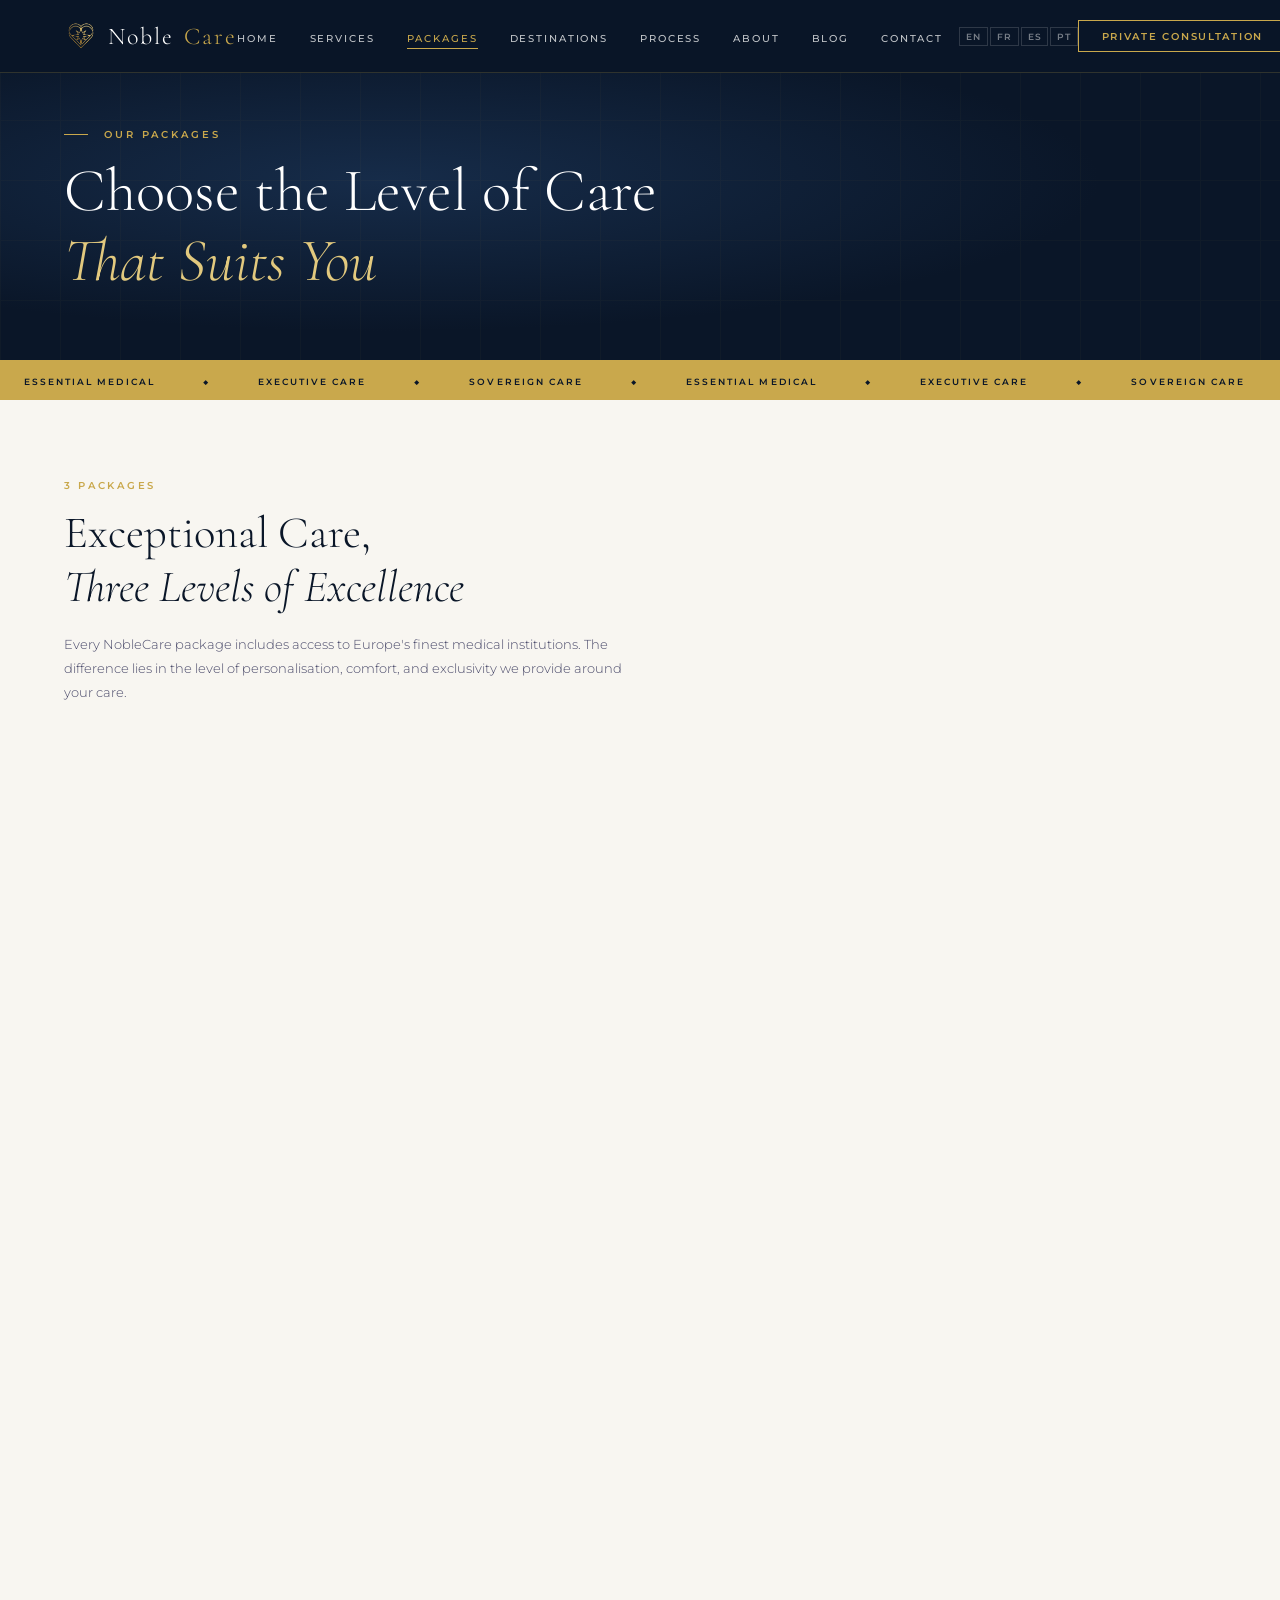
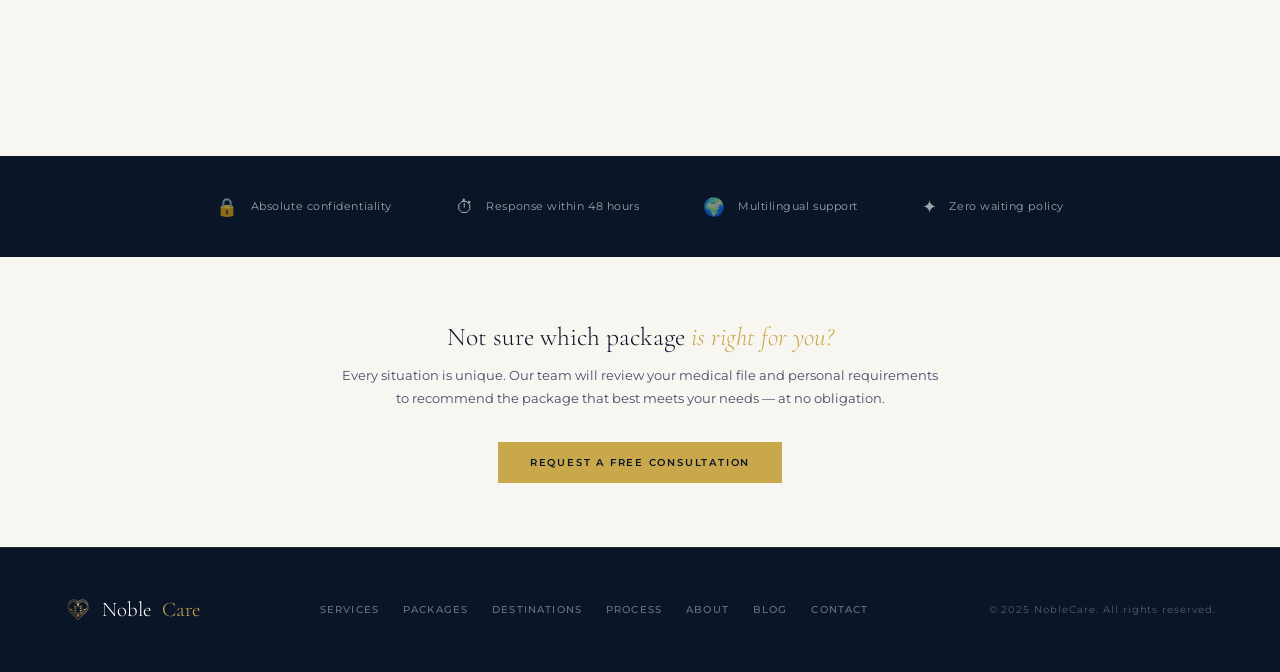
<file: pricing.html>
<!DOCTYPE html>
<html lang="en">
<head>
<meta charset="UTF-8">
<meta name="viewport" content="width=device-width, initial-scale=1.0">
<title>Our Packages — NobleCare</title>
<link rel="preconnect" href="https://fonts.googleapis.com">
<link rel="preconnect" href="https://fonts.gstatic.com" crossorigin>
<link href="https://fonts.googleapis.com/css2?family=Cormorant+Garamond:ital,wght@0,300;0,400;0,500;1,300;1,400&family=Montserrat:wght@300;400;500;600&display=swap" rel="stylesheet">
<link rel="stylesheet" href="style.css">
<style>

  /* ── PRICING SECTION ── */
  .pricing-hero { background: var(--off-white); padding: 5rem 4rem; }

  .packages-grid {
    display: grid;
    grid-template-columns: repeat(3, 1fr);
    gap: 0;
    margin-top: 3rem;
    align-items: stretch;
  }

  /* ── BASE CARD ── */
  .pkg-card {
    display: flex; flex-direction: column;
    background: var(--white);
    border: 1px solid rgba(10,22,40,0.08);
    position: relative;
    transition: transform 0.3s;
  }
  .pkg-card:hover { transform: translateY(-6px); z-index: 2; }

  /* ── ESSENTIAL ── */
  .pkg-essential {
    border-top: 4px solid #a0a0a0;
  }
  .pkg-essential .pkg-badge { background: #a0a0a0; color: white; }
  .pkg-essential .pkg-name { color: #5a5a5a; }
  .pkg-essential .pkg-price { color: var(--navy); }
  .pkg-essential .check { color: #a0a0a0; }
  .pkg-essential .pkg-cta {
    background: transparent; border: 2px solid #a0a0a0; color: #5a5a5a;
  }
  .pkg-essential .pkg-cta:hover { background: #a0a0a0; color: white; }

  /* ── EXECUTIVE (featured) ── */
  .pkg-executive {
    background: var(--navy);
    border: none;
    border-top: 4px solid var(--gold);
    box-shadow: 0 20px 60px rgba(10,22,40,0.25);
    transform: translateY(-12px);
    z-index: 3;
  }
  .pkg-executive:hover { transform: translateY(-18px); }
  .pkg-executive .pkg-badge { background: var(--gold); color: var(--navy); }
  .pkg-executive .pkg-eyebrow { color: rgba(255,255,255,0.45); }
  .pkg-executive .pkg-name { color: var(--gold-light); }
  .pkg-executive .pkg-price { color: white; }
  .pkg-executive .pkg-price-sub { color: rgba(255,255,255,0.45); }
  .pkg-executive .pkg-desc { color: rgba(255,255,255,0.6); border-bottom-color: rgba(255,255,255,0.08); }
  .pkg-executive .pkg-feature { color: rgba(255,255,255,0.75); border-bottom-color: rgba(255,255,255,0.06); }
  .pkg-executive .check { color: var(--gold); }
  .pkg-executive .pkg-includes { color: rgba(255,255,255,0.35); }
  .pkg-executive .pkg-cta {
    background: var(--gold); border: 2px solid var(--gold); color: var(--navy);
  }
  .pkg-executive .pkg-cta:hover { background: var(--gold-light); border-color: var(--gold-light); }
  .pkg-executive .pkg-popular {
    display: inline-block;
  }

  /* ── SOVEREIGN ── */
  .pkg-sovereign {
    border-top: 4px solid #b8972a;
    background: var(--navy);
  }
  .pkg-sovereign .pkg-badge { background: linear-gradient(135deg, #c9a84c, #e2c97e); color: var(--navy); }
  .pkg-sovereign .pkg-eyebrow { color: rgba(255,255,255,0.45); }
  .pkg-sovereign .pkg-name { color: var(--gold-light); }
  .pkg-sovereign .pkg-price { color: white; }
  .pkg-sovereign .pkg-price-sub { color: rgba(255,255,255,0.45); }
  .pkg-sovereign .pkg-desc { color: rgba(255,255,255,0.6); border-bottom-color: rgba(255,255,255,0.08); }
  .pkg-sovereign .pkg-feature { color: rgba(255,255,255,0.75); border-bottom-color: rgba(255,255,255,0.06); }
  .pkg-sovereign .check { color: var(--gold); }
  .pkg-sovereign .pkg-includes { color: rgba(255,255,255,0.35); }
  .pkg-sovereign .pkg-cta {
    background: transparent; border: 2px solid var(--gold); color: var(--gold);
  }
  .pkg-sovereign .pkg-cta:hover { background: var(--gold); color: var(--navy); }

  /* ── CARD INNER ── */
  .pkg-header { padding: 2.5rem 2.5rem 2rem; }
  .pkg-badge {
    display: inline-block;
    font-size: 0.55rem; font-weight: 600; letter-spacing: 0.2em; text-transform: uppercase;
    padding: 0.35rem 0.85rem; margin-bottom: 1.5rem;
  }
  .pkg-popular {
    display: none;
    font-size: 0.55rem; font-weight: 600; letter-spacing: 0.15em; text-transform: uppercase;
    padding: 0.3rem 0.75rem; background: rgba(201,168,76,0.15); color: var(--gold);
    margin-left: 0.5rem; vertical-align: middle;
  }
  .pkg-eyebrow {
    font-size: 0.6rem; font-weight: 500; letter-spacing: 0.2em; text-transform: uppercase;
    color: var(--text-light); margin-bottom: 0.4rem;
  }
  .pkg-name {
    font-family: var(--serif); font-size: 1.8rem; font-weight: 300;
    color: var(--navy); margin-bottom: 1.25rem; line-height: 1.1;
  }
  .pkg-price-wrap { margin-bottom: 0.5rem; }
  .pkg-price {
    font-family: var(--serif); font-size: 2.8rem; font-weight: 300;
    color: var(--navy); line-height: 1;
  }
  .pkg-price-sub {
    font-size: 0.65rem; font-family: var(--sans); font-weight: 400;
    color: var(--text-light); letter-spacing: 0.05em; margin-top: 0.3rem;
  }
  .pkg-desc {
    font-size: 0.78rem; line-height: 1.75; color: var(--text-mid);
    padding: 1.5rem 0; border-bottom: 1px solid rgba(10,22,40,0.07);
    margin-top: 1rem;
  }

  .pkg-features { padding: 0 2.5rem 1.5rem; flex: 1; }
  .pkg-includes {
    font-size: 0.58rem; font-weight: 600; letter-spacing: 0.2em; text-transform: uppercase;
    color: var(--text-light); margin: 1.5rem 0 1rem;
  }
  .pkg-feature {
    display: flex; align-items: flex-start; gap: 0.75rem;
    font-size: 0.75rem; color: var(--text-mid); line-height: 1.5;
    padding: 0.5rem 0; border-bottom: 1px solid rgba(10,22,40,0.05);
  }
  .pkg-feature:last-child { border-bottom: none; }
  .check {
    flex-shrink: 0; margin-top: 0.1rem;
    font-size: 0.75rem; color: var(--gold); font-weight: 600;
  }
  .pkg-tag {
    display: inline-block;
    font-size: 0.55rem; font-weight: 600; letter-spacing: 0.1em; text-transform: uppercase;
    padding: 0.2rem 0.5rem; background: rgba(201,168,76,0.12); color: var(--gold);
    margin-left: 0.4rem; vertical-align: middle;
  }

  .pkg-footer { padding: 2rem 2.5rem 2.5rem; margin-top: auto; }
  .pkg-cta {
    display: block; width: 100%; text-align: center;
    font-family: var(--sans); font-size: 0.62rem; font-weight: 600;
    letter-spacing: 0.18em; text-transform: uppercase;
    padding: 1rem; text-decoration: none;
    transition: all 0.3s; cursor: pointer;
  }

  /* ── COMPARISON NOTE ── */
  .comparison-note {
    background: var(--off-white); padding: 4rem;
    text-align: center;
  }
  .note-title {
    font-family: var(--serif); font-size: 1.6rem; font-weight: 300;
    color: var(--navy); margin-bottom: 0.75rem;
  }
  .note-title em { font-style: italic; color: var(--gold); }
  .note-text {
    font-size: 0.8rem; color: var(--text-mid); line-height: 1.8;
    max-width: 600px; margin: 0 auto 2rem;
  }

  /* ── GUARANTEE STRIP ── */
  .guarantee-strip {
    background: var(--navy); padding: 2.5rem 4rem;
    display: flex; justify-content: center; gap: 4rem; flex-wrap: wrap;
  }
  .guarantee-item {
    display: flex; align-items: center; gap: 0.75rem;
    font-size: 0.68rem; font-family: var(--sans); color: rgba(255,255,255,0.6);
    letter-spacing: 0.05em;
  }
  .guarantee-icon { font-size: 1.1rem; }

  /* ── RESPONSIVE ── */
  @media (max-width: 1100px) {
    .packages-grid { grid-template-columns: 1fr; gap: 1.5px; }
    .pkg-executive { transform: none; }
    .pkg-executive:hover { transform: translateY(-6px); }
  }
  @media (max-width: 640px) {
    .pricing-hero { padding: 3rem 1.2rem; }
    .guarantee-strip { gap: 1.5rem; padding: 2rem 1.2rem; flex-direction: column; align-items: center; }
    .comparison-note { padding: 3rem 1.2rem; }
  }
</style>
</head>
<body>

<nav>
  <a href="index.html" class="nav-logo"><img src="logo.png" alt="NobleCare">Noble<span>Care</span></a>
  <ul class="nav-links">
    <li><a href="index.html"><span data-i18n="nav_home">Home</span></a></li>
    <li><a href="services.html"><span data-i18n="nav_services">Services</span></a></li>
    <li><a href="pricing.html" class="active"><span data-i18n="nav_pricing">Packages</span></a></li>
    <li><a href="destinations.html"><span data-i18n="nav_destinations">Destinations</span></a></li>
    <li><a href="process.html"><span data-i18n="nav_process">Process</span></a></li>
    <li><a href="about.html"><span data-i18n="nav_about">About</span></a></li>
    <li><a href="blog.html"><span data-i18n="nav_blog">Blog</span></a></li>
    <li><a href="contact.html"><span data-i18n="nav_contact">Contact</span></a></li>
  </ul>
  <div class="lang-selector">
    <button class="lang-btn" data-lang="en" onclick="applyLang('en')">EN</button>
    <button class="lang-btn" data-lang="fr" onclick="applyLang('fr')">FR</button>
    <button class="lang-btn" data-lang="es" onclick="applyLang('es')">ES</button>
    <button class="lang-btn" data-lang="pt" onclick="applyLang('pt')">PT</button>
  </div>
  <a href="contact.html" class="nav-cta"><span data-i18n="nav_cta">Private Consultation</span></a>
  <button class="menu-toggle" id="menuToggle" aria-label="Menu"><span></span><span></span><span></span></button>
</nav>

<!-- MOBILE NAV -->
<div class="mobile-nav" id="mobileNav">
  <a href="index.html"><span data-i18n="nav_home">Home</span></a>
  <a href="services.html"><span data-i18n="nav_services">Services</span></a>
  <a href="pricing.html" class="active"><span data-i18n="nav_pricing">Packages</span></a>
  <a href="destinations.html"><span data-i18n="nav_destinations">Destinations</span></a>
  <a href="process.html"><span data-i18n="nav_process">Process</span></a>
  <a href="about.html"><span data-i18n="nav_about">About</span></a>
  <a href="blog.html"><span data-i18n="nav_blog">Blog</span></a>
  <a href="contact.html"><span data-i18n="nav_contact">Contact</span></a>
  <a href="contact.html" class="mobile-cta"><span data-i18n="nav_cta">Private Consultation</span></a>
</div>

<div class="page-header">
  <div class="page-header-bg"></div>
  <div class="page-header-grid"></div>
  <div class="page-header-content container">
    <p class="eyebrow" data-i18n="pkg_eyebrow">Our Packages</p>
    <h1><span data-i18n="pkg_h1_1">Choose the Level of Care</span><br><em data-i18n="pkg_h1_2">That Suits You</em></h1>
  </div>
</div>

<div class="marquee-bar">
  <div class="marquee-track">
    <span data-i18n="pkg_m1">Essential Medical</span><span>◆</span>
    <span data-i18n="pkg_m2">Executive Care</span><span>◆</span>
    <span data-i18n="pkg_m3">Sovereign Care</span><span>◆</span>
    <span data-i18n="pkg_m1">Essential Medical</span><span>◆</span>
    <span data-i18n="pkg_m2">Executive Care</span><span>◆</span>
    <span data-i18n="pkg_m3">Sovereign Care</span><span>◆</span>
  </div>
</div>

<!-- PACKAGES -->
<section class="pricing-hero">
  <div class="container">
    <p class="section-tag" data-i18n="pkg_tag">3 Packages</p>
    <h2 class="section-title"><span data-i18n="pkg_h2_1">Exceptional Care,</span><br><em data-i18n="pkg_h2_2">Three Levels of Excellence</em></h2>
    <p class="section-sub" data-i18n="pkg_sub">Every NobleCare package includes access to Europe's finest medical institutions. The difference lies in the level of personalisation, comfort, and exclusivity we provide around your care.</p>

    <div class="packages-grid">

      <!-- ── ESSENTIAL ── -->
      <div class="pkg-card pkg-essential fade-up">
        <div class="pkg-header">
          <div class="pkg-badge" data-i18n="pkg1_badge">Essential</div>
          <div class="pkg-eyebrow" data-i18n="pkg1_eyebrow">Foundation Package</div>
          <div class="pkg-name" data-i18n="pkg1_name">Essential Medical</div>
          <div class="pkg-price-wrap">
            <div class="pkg-price">€20,000</div>
            <div class="pkg-price-sub" data-i18n="pkg_per_case">per case, all-inclusive</div>
          </div>
          <p class="pkg-desc" data-i18n="pkg1_desc">A streamlined yet effective medical coordination service for clients who want the best European care without the full luxury accompaniment. Efficient, professional, and discreet.</p>
        </div>
        <div class="pkg-features">
          <div class="pkg-includes" data-i18n="pkg_includes">What's included</div>
          <div class="pkg-feature"><span class="check">✓</span><span data-i18n="pkg1_f1">Complete medical file analysis & specialist identification</span></div>
          <div class="pkg-feature"><span class="check">✓</span><span data-i18n="pkg1_f2">Priority appointment scheduling at top European hospitals</span></div>
          <div class="pkg-feature"><span class="check">✓</span><span data-i18n="pkg1_f3">Medical visa procurement & administrative support</span></div>
          <div class="pkg-feature"><span class="check">✓</span><span data-i18n="pkg1_f4">Airport–hospital private vehicle transfers</span></div>
          <div class="pkg-feature"><span class="check">✓</span><span data-i18n="pkg1_f5">Business or first class flights coordination</span></div>
          <div class="pkg-feature"><span class="check">✓</span><span data-i18n="pkg1_f6">4-star hotel accommodation</span></div>
          <div class="pkg-feature"><span class="check">✓</span><span data-i18n="pkg1_f7">Minimum administrative assistance throughout the stay</span></div>
        </div>
        <div class="pkg-footer">
          <a href="contact.html" class="pkg-cta" data-i18n="pkg_select">Request This Package</a>
        </div>
      </div>

      <!-- ── EXECUTIVE ── -->
      <div class="pkg-card pkg-executive fade-up">
        <div class="pkg-header">
          <div>
            <div class="pkg-badge" data-i18n="pkg2_badge">Executive</div>
            <span class="pkg-popular" data-i18n="pkg_popular">Most Popular</span>
          </div>
          <div class="pkg-eyebrow" data-i18n="pkg2_eyebrow">Premium Package</div>
          <div class="pkg-name" data-i18n="pkg2_name">Executive Care</div>
          <div class="pkg-price-wrap">
            <div class="pkg-price">€45,000</div>
            <div class="pkg-price-sub" data-i18n="pkg_per_case">per case, all-inclusive</div>
          </div>
          <p class="pkg-desc" data-i18n="pkg2_desc">A fully comprehensive premium service. Everything in Essential, elevated with 24/7 personal accompaniment, 5-star accommodation, private driver, and full post-operative coordination.</p>
        </div>
        <div class="pkg-features">
          <div class="pkg-includes" data-i18n="pkg_everything">Everything in Essential, plus</div>
          <div class="pkg-feature"><span class="check">✓</span><span data-i18n="pkg2_f1">24/7 dedicated personal assistant throughout the stay</span></div>
          <div class="pkg-feature"><span class="check">✓</span><span data-i18n="pkg2_f2">5-star hotel or premium hospital suite</span></div>
          <div class="pkg-feature"><span class="check">✓</span><span data-i18n="pkg2_f3">Private chauffeur available for the entire stay</span></div>
          <div class="pkg-feature"><span class="check">✓</span><span data-i18n="pkg2_f4">Personal interpreter for all medical consultations</span></div>
          <div class="pkg-feature"><span class="check">✓</span><span data-i18n="pkg2_f5">Dietary meal adaptation upon request</span></div>
          <div class="pkg-feature"><span class="check">✓</span><span data-i18n="pkg2_f6">Full post-operative care coordination</span></div>
          <div class="pkg-feature"><span class="check">✓</span><span data-i18n="pkg2_f7">Cultural visits & leisure activities on request</span></div>
        </div>
        <div class="pkg-footer">
          <a href="contact.html" class="pkg-cta" data-i18n="pkg_select">Request This Package</a>
        </div>
      </div>

      <!-- ── SOVEREIGN ── -->
      <div class="pkg-card pkg-sovereign fade-up">
        <div class="pkg-header">
          <div class="pkg-badge" data-i18n="pkg3_badge">Sovereign</div>
          <div class="pkg-eyebrow" data-i18n="pkg3_eyebrow">Ultra-Luxury Package</div>
          <div class="pkg-name" data-i18n="pkg3_name">Sovereign Care</div>
          <div class="pkg-price-wrap">
            <div class="pkg-price" data-i18n="pkg3_price">From €150,000</div>
            <div class="pkg-price-sub" data-i18n="pkg3_price_sub">fully bespoke — tailored to your needs</div>
          </div>
          <p class="pkg-desc" data-i18n="pkg3_desc">The ultimate ultra-luxury, zero-compromise experience. Every detail is curated to the highest standard. No waiting, no friction — only the finest care and the most exclusive service in the world.</p>
        </div>
        <div class="pkg-features">
          <div class="pkg-includes" data-i18n="pkg_sovereign_inc">Everything in Executive, plus</div>
          <div class="pkg-feature"><span class="check">✓</span><span data-i18n="pkg3_f1">Private jet or limousine transport <span class="pkg-tag" data-i18n="tag_exclusive">Exclusive</span></span></div>
          <div class="pkg-feature"><span class="check">✓</span><span data-i18n="pkg3_f2">Palace or international prestige hotel stay</span></div>
          <div class="pkg-feature"><span class="check">✓</span><span data-i18n="pkg3_f3">Personal bodyguard security detail if required</span></div>
          <div class="pkg-feature"><span class="check">✓</span><span data-i18n="pkg3_f4">Priority access to the world's most renowned specialists</span></div>
          <div class="pkg-feature"><span class="check">✓</span><span data-i18n="pkg3_f5">Private chef, spa care & exclusive activities</span></div>
          <div class="pkg-feature"><span class="check">✓</span><span data-i18n="pkg3_f6">Full family logistics management</span></div>
          <div class="pkg-feature"><span class="check">✓</span><span data-i18n="pkg3_f7">Personalised remote follow-up after return home <span class="pkg-tag" data-i18n="tag_unique">Unique</span></span></div>
        </div>
        <div class="pkg-footer">
          <a href="contact.html" class="pkg-cta" data-i18n="pkg3_cta">Request a Bespoke Quote</a>
        </div>
      </div>

    </div>
  </div>
</section>

<!-- GUARANTEE STRIP -->
<div class="guarantee-strip">
  <div class="guarantee-item"><span class="guarantee-icon">🔒</span><span data-i18n="g1">Absolute confidentiality</span></div>
  <div class="guarantee-item"><span class="guarantee-icon">⏱</span><span data-i18n="g2">Response within 48 hours</span></div>
  <div class="guarantee-item"><span class="guarantee-icon">🌍</span><span data-i18n="g3">Multilingual support</span></div>
  <div class="guarantee-item"><span class="guarantee-icon">✦</span><span data-i18n="g4">Zero waiting policy</span></div>
</div>

<!-- COMPARISON NOTE -->
<div class="comparison-note">
  <div class="container" style="max-width:680px;">
    <h3 class="note-title"><span data-i18n="note_title1">Not sure which package</span> <em data-i18n="note_title2">is right for you?</em></h3>
    <p class="note-text" data-i18n="note_text">Every situation is unique. Our team will review your medical file and personal requirements to recommend the package that best meets your needs — at no obligation.</p>
    <a href="contact.html" class="btn-primary" data-i18n="note_btn">Request a Free Consultation</a>
  </div>
</div>

<footer>
  <div class="footer-inner">
    <a href="index.html" class="footer-logo"><img src="logo.png" alt="NobleCare">Noble<span>Care</span></a>
    <div class="footer-links">
      <a href="services.html"><span data-i18n="nav_services">Services</span></a>
      <a href="pricing.html"><span data-i18n="nav_pricing">Packages</span></a>
      <a href="destinations.html"><span data-i18n="nav_destinations">Destinations</span></a>
      <a href="process.html"><span data-i18n="nav_process">Process</span></a>
      <a href="about.html"><span data-i18n="nav_about">About</span></a>
      <a href="blog.html"><span data-i18n="nav_blog">Blog</span></a>
      <a href="contact.html"><span data-i18n="nav_contact">Contact</span></a>
    </div>
    <div class="footer-text" data-i18n="footer_copy">© 2025 NobleCare. All rights reserved.</div>
  </div>
</footer>
</file>
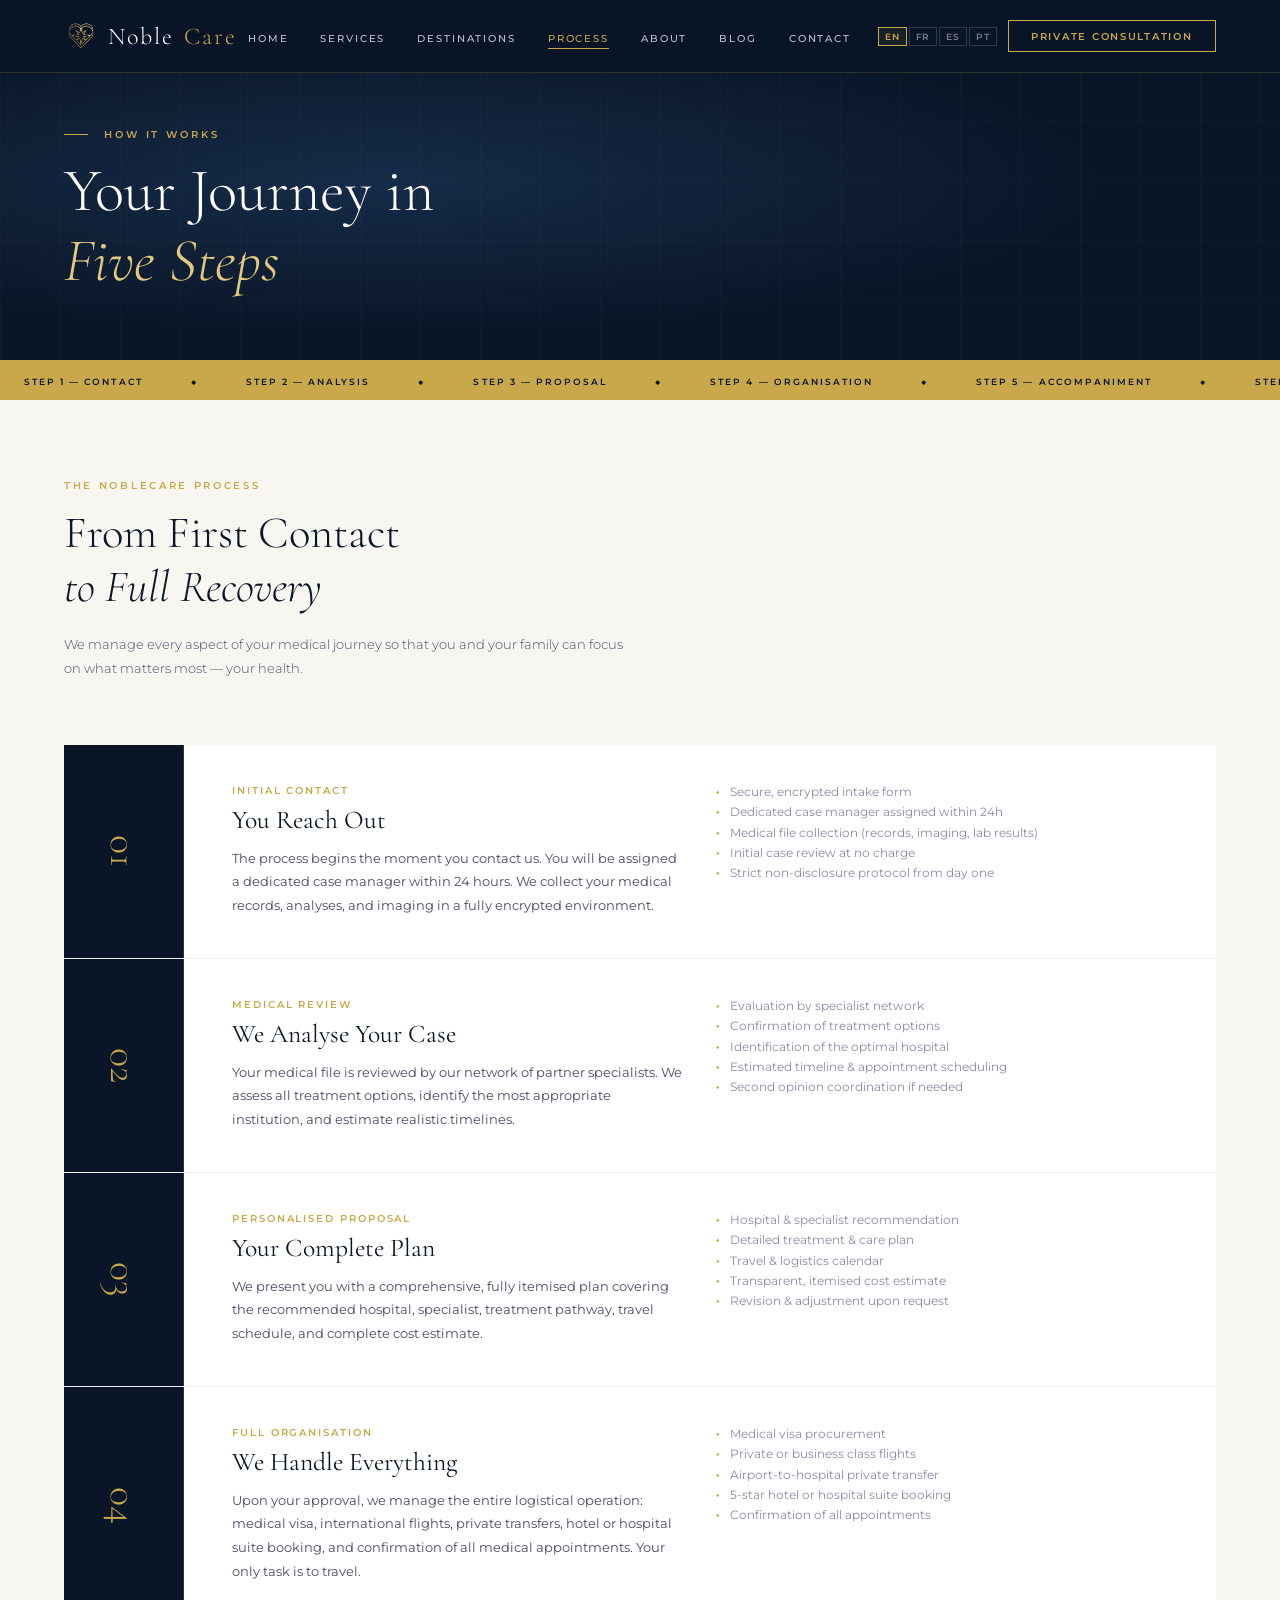
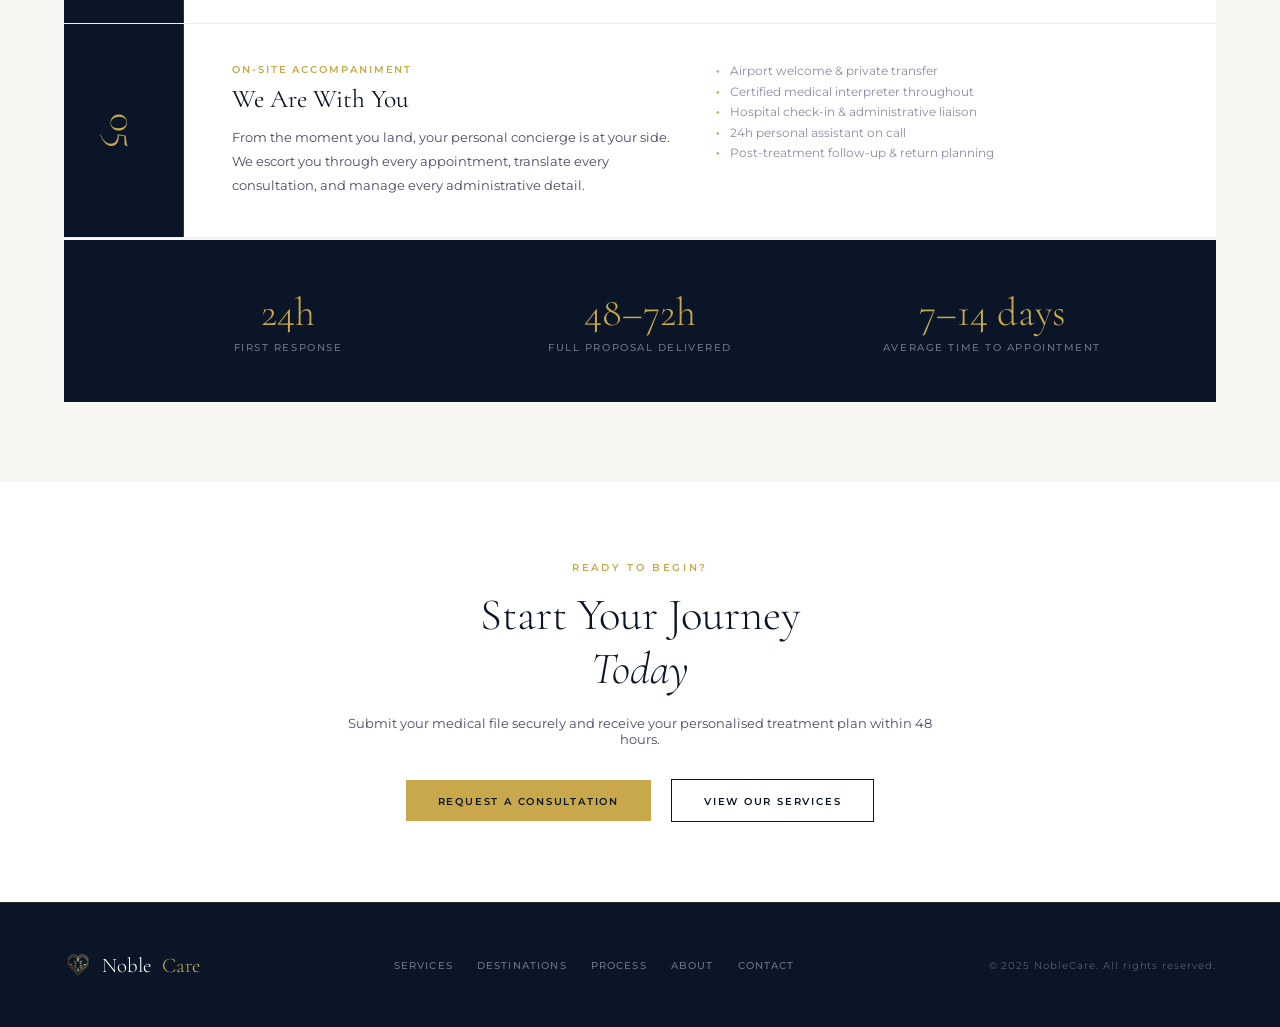
<file: process.html>
<!DOCTYPE html>
<html lang="en">
<head>
<meta charset="UTF-8">
<meta name="viewport" content="width=device-width, initial-scale=1.0">
<title>Our Process — NobleCare</title>
<link rel="preconnect" href="https://fonts.googleapis.com">
<link rel="preconnect" href="https://fonts.gstatic.com" crossorigin>
<link href="https://fonts.googleapis.com/css2?family=Cormorant+Garamond:ital,wght@0,300;0,400;0,500;1,300;1,400&family=Montserrat:wght@300;400;500;600&display=swap" rel="stylesheet">
<link rel="stylesheet" href="style.css">
<style>
  .process-section { background: var(--off-white); }
  .steps-wrap { margin-top: 4rem; display: flex; flex-direction: column; gap: 0; }
  .step-row {
    display: grid; grid-template-columns: 120px 1fr; gap: 0;
    border-bottom: 1px solid rgba(0,0,0,0.06); background: var(--white);
    transition: background 0.3s;
  }
  .step-row:hover { background: #faf9f6; }
  .step-num-col {
    background: var(--navy); display: flex; align-items: center; justify-content: center;
    padding: 2.5rem 1rem; border-right: 1px solid rgba(201,168,76,0.2);
  }
  .step-num {
    font-family: var(--serif); font-size: 2.5rem; font-weight: 300; color: var(--gold);
    writing-mode: vertical-lr; text-orientation: mixed;
  }
  .step-body { padding: 2.5rem 3rem; display: grid; grid-template-columns: 1fr 1fr; gap: 2rem; align-items: start; }
  .step-title { font-family: var(--serif); font-size: 1.6rem; color: var(--navy); margin-bottom: 0.75rem; }
  .step-desc { font-size: 0.8rem; line-height: 1.85; color: var(--text-mid); }
  .step-details { list-style: none; display: flex; flex-direction: column; gap: 0.4rem; }
  .step-details li { font-size: 0.72rem; color: var(--text-light); display: flex; align-items: center; gap: 0.6rem; }
  .step-details li::before { content: '◆'; font-size: 0.35rem; color: var(--gold); flex-shrink: 0; }
  .step-tag { font-size: 0.6rem; font-weight: 600; letter-spacing: 0.2em; text-transform: uppercase; color: var(--gold); margin-bottom: 0.5rem; }

  .timeline-note {
    background: var(--navy); padding: 3rem 4rem; margin-top: 1.5px;
    display: grid; grid-template-columns: repeat(3, 1fr); gap: 2rem; text-align: center;
  }
  .tn-item {}
  .tn-num { font-family: var(--serif); font-size: 2.5rem; font-weight: 300; color: var(--gold); }
  .tn-label { font-size: 0.65rem; font-weight: 500; letter-spacing: 0.15em; text-transform: uppercase; color: rgba(255,255,255,0.4); margin-top: 0.3rem; }

  @media (max-width: 900px) { .step-body { grid-template-columns: 1fr; } .step-row { grid-template-columns: 70px 1fr; } .timeline-note { grid-template-columns: 1fr; } } @media (max-width: 640px) { .step-num { font-size: 1.8rem; } .step-body { padding: 1.5rem 1.2rem; } .step-num-col { padding: 1.5rem 0.5rem; } }
</style>
</head>
<body>

<nav>
  <a href="index.html" class="nav-logo"><img src="logo.png" alt="NobleCare">Noble<span>Care</span></a>
  <ul class="nav-links">
    <li><a href="index.html"><span data-i18n="nav_home">Home</span></a></li>
    <li><a href="services.html"><span data-i18n="nav_services">Services</span></a></li>
    <li><a href="destinations.html"><span data-i18n="nav_destinations">Destinations</span></a></li>
    <li><a href="process.html" class="active"><span data-i18n="nav_process">Process</span></a></li>
    <li><a href="about.html"><span data-i18n="nav_about">About</span></a></li>
    <li><a href="blog.html"><span data-i18n="nav_blog">Blog</span></a></li>
    <li><a href="contact.html"><span data-i18n="nav_contact">Contact</span></a></li>
  </ul>
  <div class="lang-selector">
    <button class="lang-btn" data-lang="en" onclick="applyLang('en')">EN</button>
    <button class="lang-btn" data-lang="fr" onclick="applyLang('fr')">FR</button>
    <button class="lang-btn" data-lang="es" onclick="applyLang('es')">ES</button>
    <button class="lang-btn" data-lang="pt" onclick="applyLang('pt')">PT</button>
  </div>
  <a href="contact.html" class="nav-cta"><span data-i18n="nav_cta">Private Consultation</span></a>
  <button class="menu-toggle" id="menuToggle" aria-label="Menu"><span></span><span></span><span></span></button>
</nav>

<!-- MOBILE NAV -->
<div class="mobile-nav" id="mobileNav">
  <a href="index.html" ><span data-i18n="nav_home">Home</span></a>
  <a href="services.html" ><span data-i18n="nav_services">Services</span></a>
  <a href="destinations.html" ><span data-i18n="nav_destinations">Destinations</span></a>
  <a href="process.html" class="active"><span data-i18n="nav_process">Process</span></a>
  <a href="about.html" ><span data-i18n="nav_about">About</span></a>
  <a href="blog.html" ><span data-i18n="nav_blog">Blog</span></a>
  <a href="contact.html" ><span data-i18n="nav_contact">Contact</span></a>
  <a href="contact.html" class="mobile-cta"><span data-i18n="nav_cta">Private Consultation</span></a>
</div>

<div class="page-header">
  <div class="page-header-bg"></div>
  <div class="page-header-grid"></div>
  <div class="page-header-content container">
    <p class="eyebrow" data-i18n="proc_eyebrow">How It Works</p>
    <h1><span data-i18n="proc_h1_1">Your Journey in</span><br><em data-i18n="proc_h1_2">Five Steps</em></h1>
  </div>
</div>

<div class="marquee-bar">
  <div class="marquee-track">
    <span>Step 1 — Contact</span><span>◆</span><span>Step 2 — Analysis</span><span>◆</span><span>Step 3 — Proposal</span><span>◆</span><span>Step 4 — Organisation</span><span>◆</span><span>Step 5 — Accompaniment</span><span>◆</span>
    <span>Step 1 — Contact</span><span>◆</span><span>Step 2 — Analysis</span><span>◆</span><span>Step 3 — Proposal</span><span>◆</span><span>Step 4 — Organisation</span><span>◆</span><span>Step 5 — Accompaniment</span><span>◆</span>
  </div>
</div>

<section class="process-section">
  <div class="container">
    <p class="section-tag" data-i18n="proc_tag">The NobleCare Process</p>
    <h2 class="section-title"><span data-i18n="proc_h2_1">From First Contact</span><br><em data-i18n="proc_h2_2">to Full Recovery</em></h2>
    <p class="section-sub" data-i18n="proc_sub">We manage every aspect of your medical journey so that you and your family can focus on what matters most — your health.</p>

    <div class="steps-wrap">
      <div class="step-row fade-up">
        <div class="step-num-col"><span class="step-num">01</span></div>
        <div class="step-body">
          <div>
            <div class="step-tag" data-i18n="step1_tag">Initial Contact</div>
            <div class="step-title" data-i18n="step1_title">You Reach Out</div>
            <p class="step-desc" data-i18n="step1_desc_long">The process begins the moment you contact us — by phone, WhatsApp, email, or our secure form. You will be assigned a dedicated case manager within 24 hours. We collect your medical records, analyses, and imaging in a fully encrypted and confidential environment.</p>
          </div>
          <ul class="step-details">
            <li>Secure, encrypted intake form</li>
            <li>Dedicated case manager assigned within 24h</li>
            <li>Medical file collection (records, imaging, lab results)</li>
            <li>Initial case review at no charge</li>
            <li>Strict non-disclosure protocol from day one</li>
          </ul>
        </div>
      </div>

      <div class="step-row fade-up">
        <div class="step-num-col"><span class="step-num">02</span></div>
        <div class="step-body">
          <div>
            <div class="step-tag" data-i18n="step2_tag">Medical Review</div>
            <div class="step-title" data-i18n="step2_title">We Analyse Your Case</div>
            <p class="step-desc" data-i18n="step2_desc_long">Your medical file is reviewed by our network of partner specialists. We assess all treatment options, identify the most appropriate institution, and estimate realistic timelines. You receive expert guidance before any commitment is made.</p>
          </div>
          <ul class="step-details">
            <li>Evaluation by specialist network</li>
            <li>Confirmation of treatment options</li>
            <li>Identification of the optimal hospital</li>
            <li>Estimated timeline & appointment scheduling</li>
            <li>Second opinion coordination if needed</li>
          </ul>
        </div>
      </div>

      <div class="step-row fade-up">
        <div class="step-num-col"><span class="step-num">03</span></div>
        <div class="step-body">
          <div>
            <div class="step-tag" data-i18n="step3_tag">Personalised Proposal</div>
            <div class="step-title" data-i18n="step3_title">Your Complete Plan</div>
            <p class="step-desc" data-i18n="step3_desc_long">We present you with a comprehensive, fully itemised plan covering the recommended hospital, specialist, treatment pathway, travel schedule, accommodation, and complete cost estimate. Nothing is left to chance.</p>
          </div>
          <ul class="step-details">
            <li>Hospital & specialist recommendation</li>
            <li>Detailed treatment & care plan</li>
            <li>Travel & logistics calendar</li>
            <li>Transparent, itemised cost estimate</li>
            <li>Revision & adjustment upon request</li>
          </ul>
        </div>
      </div>

      <div class="step-row fade-up">
        <div class="step-num-col"><span class="step-num">04</span></div>
        <div class="step-body">
          <div>
            <div class="step-tag" data-i18n="step4_tag">Full Organisation</div>
            <div class="step-title" data-i18n="step4_title">We Handle Everything</div>
            <p class="step-desc">Upon your approval, we manage the entire logistical operation: medical visa, international flights, private transfers, hotel or hospital suite booking, and confirmation of all medical appointments. Your only task is to travel.</p>
          </div>
          <ul class="step-details">
            <li>Medical visa procurement</li>
            <li>Private or business class flights</li>
            <li>Airport-to-hospital private transfer</li>
            <li>5-star hotel or hospital suite booking</li>
            <li>Confirmation of all appointments</li>
          </ul>
        </div>
      </div>

      <div class="step-row fade-up">
        <div class="step-num-col"><span class="step-num">05</span></div>
        <div class="step-body">
          <div>
            <div class="step-tag" data-i18n="step5_tag">On-Site Accompaniment</div>
            <div class="step-title" data-i18n="step5_title">We Are With You</div>
            <p class="step-desc" data-i18n="step5_desc_long">From the moment you land, your personal concierge is at your side. We escort you through every appointment, translate every consultation, and manage every administrative detail — so that you and your family experience no friction, only care.</p>
          </div>
          <ul class="step-details">
            <li>Airport welcome & private transfer</li>
            <li>Certified medical interpreter throughout</li>
            <li>Hospital check-in & administrative liaison</li>
            <li>24h personal assistant on call</li>
            <li>Post-treatment follow-up & return planning</li>
          </ul>
        </div>
      </div>
    </div>

    <div class="timeline-note">
      <div class="tn-item"><div class="tn-num">24h</div><div class="tn-label">First response</div></div>
      <div class="tn-item"><div class="tn-num">48–72h</div><div class="tn-label">Full proposal delivered</div></div>
      <div class="tn-item"><div class="tn-num">7–14 days</div><div class="tn-label">Average time to appointment</div></div>
    </div>
  </div>
</section>

<div style="background: var(--white); padding: 5rem 4rem; text-align: center;">
  <div class="container" style="max-width: 600px;">
    <p class="section-tag" data-i18n="proc_ready_tag">Ready to Begin?</p>
    <h2 class="section-title"><span data-i18n="proc_ready_h2_1">Start Your Journey</span><br><em data-i18n="proc_ready_h2_2">Today</em></h2>
    <p style="font-size: 0.82rem; color: var(--text-mid); margin-bottom: 2rem;" data-i18n="proc_ready_p">Submit your medical file securely and receive your personalised treatment plan within 48 hours.</p>
    <a href="contact.html" class="btn-primary" style="margin-right: 1rem;" data-i18n="proc_ready_btn1">Request a Consultation</a>
    <a href="services.html" class="btn-outline" data-i18n="proc_ready_btn2">View Our Services</a>
  </div>
</div>

<footer>
  <div class="footer-inner">
    <a href="index.html" class="footer-logo"><img src="logo.png" alt="NobleCare">Noble<span>Care</span></a>
    <div class="footer-links">
      <a href="services.html"><span data-i18n="nav_services">Services</span></a>
      <a href="destinations.html"><span data-i18n="nav_destinations">Destinations</span></a>
      <a href="process.html"><span data-i18n="nav_process">Process</span></a>
      <a href="about.html"><span data-i18n="nav_about">About</span></a>
      <a href="contact.html"><span data-i18n="nav_contact">Contact</span></a>
    </div>
    <div class="footer-text">© 2025 NobleCare. All rights reserved.</div>
  </div>
</footer>








<script>
(function(){
  var T={"en":{"nav_home":"Home","nav_services":"Services","nav_destinations":"Destinations","nav_process":"Process","nav_about":"About","nav_blog":"Blog","nav_contact":"Contact","nav_cta":"Private Consultation","hero_eyebrow":"International Medical Concierge","hero_h1_1":"Access the World's","hero_h1_2":"Finest Medical","hero_h1_3":"Expertise","hero_p":"We connect distinguished international patients with the most advanced medical institutions in Europe — handling every detail from specialist appointments to private travel arrangements.","hero_btn":"Request a Private Consultation","hero_btn2":"How it works","badge1":"Absolute Confidentiality","badge2":"24/7 Dedicated Support","badge3":"Multilingual Assistance","stat1_label":"Average response time","stat2_label":"Partner institutions","stat3_label":"Medical destinations","stat4_label":"Confidential service","overview_tag":"What We Offer","overview_h2_1":"Everything You Need,","overview_h2_2":"Perfectly Orchestrated","ov1_title":"Medical Coordination","ov1_text":"Expert analysis of your medical file and direct access to world-leading specialists across every discipline.","ov1_link":"Discover our services →","ov2_title":"Premier Destinations","ov2_text":"Paris, Geneva, London, Berlin — the four capitals of medical excellence in Europe, accessible to you.","ov2_link":"View destinations →","ov3_title":"Seamless Process","ov3_text":"From your first contact to full recovery, a dedicated concierge manages every step of your journey.","ov3_link":"How it works →","cta_h2_1":"Your health cannot wait.","cta_h2_2":"Neither can we.","cta_p":"Our team responds within 48 hours to every inquiry, with absolute discretion and professional care.","cta_btn":"Request a Private Consultation","gal1":"VIP Hospitality","gal2":"Paris, France","gal3":"European Excellence","gal4":"Private Travel","footer_copy":"© 2025 NobleCare. All rights reserved.","svc_eyebrow":"Our Services","svc_h1_1":"A Complete Suite of","svc_h1_2":"Premium Medical Services","svc_tag":"What We Offer","svc_h2_1":"Every Aspect of Your Journey,","svc_h2_2":"Perfectly Managed","svc_sub":"From your first contact to full recovery, our team orchestrates each detail with precision and discretion.","svc1_title":"Medical Coordination","svc2_title":"Travel & Logistics","svc3_title":"Personal Assistance","svc4_title":"VIP Services","price_tag":"Concierge Fee","price_h2_1":"Transparent,","price_h2_2":"All-Inclusive Pricing","price_label":"Base Concierge Fee","price_period":"per case — excluding medical & travel costs","price_desc":"Our concierge fee covers the full coordination service: medical file analysis, specialist identification, appointment scheduling, and logistical management.","price_btn":"Request a Detailed Quote","dest_eyebrow":"Medical Destinations","dest_h1_1":"Europe's Premier","dest_h1_2":"Medical Cities","dest_tag":"4 Destinations","dest_h2_1":"The World's Most Advanced","dest_h2_2":"Medical Centres","dest_sub":"We partner exclusively with the highest-ranked institutions in Europe, selected for clinical excellence, research innovation, and experience with international patients.","dest_cta_tag":"Not Sure Which Destination?","dest_cta_h2_1":"We Will Recommend","dest_cta_h2_2":"The Right Choice","dest_cta_p":"Share your medical situation and we will identify the hospital and city best suited to your condition.","dest_cta_btn":"Get a Recommendation","proc_eyebrow":"How It Works","proc_h1_1":"Your Journey in","proc_h1_2":"Five Steps","proc_tag":"The NobleCare Process","proc_h2_1":"From First Contact","proc_h2_2":"to Full Recovery","proc_sub":"We manage every aspect of your medical journey so that you and your family can focus on what matters most — your health.","step1_tag":"Initial Contact","step1_title":"You Reach Out","step1_desc":"The process begins the moment you contact us. You will be assigned a dedicated case manager within 24 hours.","step2_tag":"Medical Review","step2_title":"We Analyse Your Case","step2_desc":"Your medical file is reviewed by our network of partner specialists. We identify the most appropriate institution.","step3_tag":"Personalised Proposal","step3_title":"Your Complete Plan","step3_desc":"We present a comprehensive plan covering the recommended hospital, specialist, treatment pathway, travel schedule, and complete cost estimate.","step4_tag":"Full Organisation","step4_title":"We Handle Everything","step4_desc":"We manage the entire operation: medical visa, flights, private transfers, hotel or hospital suite booking.","step5_tag":"On-Site Accompaniment","step5_title":"We Are With You","step5_desc":"From the moment you land, your personal concierge is at your side for every appointment and consultation.","proc_ready_tag":"Ready to Begin?","proc_ready_h2_1":"Start Your Journey","proc_ready_h2_2":"Today","proc_ready_p":"Submit your medical file securely and receive your personalised treatment plan within 48 hours.","proc_ready_btn1":"Request a Consultation","proc_ready_btn2":"View Our Services","about_eyebrow":"About NobleCare","about_h1_1":"Trusted by the World's","about_h1_2":"Most Discerning Families","about_mission_tag":"Our Mission","about_mission_h2_1":"When Health Cannot Wait,","about_mission_h2_2":"Every Detail Matters","about_values_tag":"Our Values","about_values_h2_1":"The Principles That","about_values_h2_2":"Guide Everything We Do","val1_title":"Excellence Without Compromise","val2_title":"Absolute Confidentiality","val3_title":"Genuine Human Care","testi_tag":"Client Testimonials","testi_h2_1":"Words from Those","testi_h2_2":"We Have Served","contact_eyebrow":"Contact Us","contact_h1_1":"Request a","contact_h1_2":"Private Consultation","contact_tag":"Get in Touch","contact_h2_1":"We Are Here","contact_h2_2":"For You","contact_p1":"All inquiries are handled with absolute discretion. Our team will respond within 48 hours to discuss your situation and how we can best assist you and your family.","contact_p2":"Whether you have an urgent medical need or are simply exploring options, there is no obligation. Your first consultation is entirely confidential and free of charge.","contact_email_label":"Secure Email","contact_wa_label":"WhatsApp","contact_phone_label":"Private Line","form_title":"Private Consultation Request","form_sub":"All information is treated in strict confidence.","form_lock":"🔒 Your data is never shared with third parties.","form_fname":"First Name *","form_lname":"Last Name *","form_email":"Email Address *","form_phone":"Phone / WhatsApp","form_country":"Country of Residence *","form_country_default":"Select your country","form_specialty":"Medical Specialty Required *","form_specialty_default":"Select a specialty","form_dest":"Preferred Destination","form_dest_default":"No preference — recommend the best","form_message":"Brief Description","form_submit":"Submit Consultation Request →","blog_eyebrow":"Medical Insights","blog_h1_1":"Expert Guides for","blog_h1_2":"International Patients","newsletter_h2_1":"Stay","newsletter_h2_2":"Informed","newsletter_p":"Receive our expert guides on medical travel, European healthcare, and patient rights.","newsletter_btn":"Subscribe","about_p1":"NobleCare was founded on a simple but powerful conviction: that access to the world's finest medical care should never be limited by geography, administration, or complexity.","about_p2":"We act as a trusted intermediary — part medical coordinator, part travel expert, part personal advisor — guiding our clients through every step of an international medical journey with precision, warmth, and absolute discretion.","about_p3":"Our network spans the finest hospitals in Paris, Geneva, London, and Berlin, with direct relationships with specialists across oncology, cardiology, neurology, rare diseases, and complex surgery.","about_p4":"From the first contact to the journey home, NobleCare is with you.","about_pull":"\"We bridge the distance between your family and the best specialists on the planet.\"","banner_quote":"\"The finest medical care in the world, delivered with the warmth and discretion your family deserves.\"","aside1_label":"Average first response","aside1_text":"Every inquiry receives a personalised response from a dedicated case manager within 48 hours.","aside2_label":"Partner institutions","aside2_text":"We maintain direct working relationships with leading hospitals and private clinics across Europe.","aside3_label":"Languages spoken","aside3_text":"Full service in English, French, and Arabic — with certified medical interpreters available on-site.","aside4_label":"Confidential by design","aside4_text":"Every case is handled under strict professional confidentiality. Your identity and medical information are never shared without consent.","val1_text":"We partner exclusively with institutions ranked among the world's finest. Our standards are uncompromising because our clients deserve nothing less.","val2_text":"Every case is handled under strict non-disclosure. We never share a client's identity or medical information without explicit consent.","val3_text":"Behind every case is a family facing uncertainty. We approach every client with the warmth, empathy, and personal attention that a medical journey demands.","testi1_text":"Exceptional support throughout my treatment in Paris. The team managed everything, allowing me to focus entirely on my recovery. A truly extraordinary service.","testi2_text":"Discreet, professional, and extremely efficient. We were in Geneva within 72 hours of our first contact. The level of care and attention was unlike anything we had experienced.","testi3_text":"NobleCare transformed what could have been a deeply stressful experience into one that felt managed, dignified, and reassuring at every stage.","testi1_author":"Anonymous Patient","testi2_author":"Family Office Client","testi3_author":"Senior Executive","svc1_desc":"Expert analysis of your medical file and direct access to world-leading specialists across every discipline. We identify the right institution and the right expert for your exact condition.","svc2_desc":"Seamless international travel arrangements including medical visa procurement, private aviation coordination, and premium accommodation.","svc3_desc":"A dedicated personal assistant accompanies you throughout your entire medical journey, ensuring clear communication and seamless coordination at every step.","svc4_desc":"The highest standard of private care and security for clients who require complete discretion and an uncompromising level of personal comfort.","step1_desc_long":"The process begins the moment you contact us. You will be assigned a dedicated case manager within 24 hours. We collect your medical records, analyses, and imaging in a fully encrypted environment.","step2_desc_long":"Your medical file is reviewed by our network of partner specialists. We assess all treatment options, identify the most appropriate institution, and estimate realistic timelines.","step3_desc_long":"We present you with a comprehensive, fully itemised plan covering the recommended hospital, specialist, treatment pathway, travel schedule, and complete cost estimate.","step4_desc_long":"Upon your approval, we manage the entire logistical operation: medical visa, international flights, private transfers, hotel or hospital suite booking.","step5_desc_long":"From the moment you land, your personal concierge is at your side. We escort you through every appointment, translate every consultation, and manage every administrative detail.","dest_paris_tag":"France — Western Europe","dest_geneva_tag":"Switzerland — Central Europe","dest_london_tag":"United Kingdom — Northern Europe","dest_berlin_tag":"Germany — Central Europe","dest_paris_desc":"Paris hosts some of the world's most renowned cancer centres and neurological institutes, while leading private clinics offer VIP-grade care with rapid access to the country's finest specialists.","dest_geneva_desc":"Geneva is synonymous with world-class private medicine, offering complete discretion and a tradition of excellence in medical hospitality.","dest_london_desc":"London's medical ecosystem combines world-class NHS teaching hospitals with an extensive network of elite private hospitals, excelling in complex cardiac surgery and transplant medicine.","dest_berlin_desc":"Germany leads the world in orthopaedic surgery and advanced diagnostics. Berlin's university medical centres offer some of Europe's fastest turnaround times for complex diagnostics."},"fr":{"nav_home":"Accueil","nav_services":"Services","nav_destinations":"Destinations","nav_process":"Processus","nav_about":"À propos","nav_blog":"Blog","nav_contact":"Contact","nav_cta":"Consultation Privée","hero_eyebrow":"Conciergerie Médicale Internationale","hero_h1_1":"Accédez aux Meilleurs","hero_h1_2":"Experts Médicaux","hero_h1_3":"du Monde","hero_p":"Nous mettons en relation des patients internationaux de haut standing avec les institutions médicales les plus avancées d'Europe — en gérant chaque détail, des rendez-vous spécialisés aux arrangements de voyage privé.","hero_btn":"Demander une Consultation Privée","hero_btn2":"Comment ça marche","badge1":"Confidentialité Absolue","badge2":"Support Dédié 24h/24","badge3":"Assistance Multilingue","stat1_label":"Temps de réponse moyen","stat2_label":"Institutions partenaires","stat3_label":"Destinations médicales","stat4_label":"Service confidentiel","overview_tag":"Nos Offres","overview_h2_1":"Tout ce dont vous avez besoin,","overview_h2_2":"Parfaitement Orchestré","ov1_title":"Coordination Médicale","ov1_text":"Analyse experte de votre dossier et accès direct aux meilleurs spécialistes mondiaux.","ov1_link":"Découvrir nos services →","ov2_title":"Destinations Phares","ov2_text":"Paris, Genève, Londres, Berlin — les quatre capitales de l'excellence médicale en Europe.","ov2_link":"Voir les destinations →","ov3_title":"Processus Fluide","ov3_text":"Du premier contact jusqu'à la guérison complète, un concierge dédié gère chaque étape.","ov3_link":"Comment ça marche →","cta_h2_1":"Votre santé n'attend pas.","cta_h2_2":"Nous non plus.","cta_p":"Notre équipe répond sous 48 heures à chaque demande, avec une discrétion absolue et un soin professionnel.","cta_btn":"Demander une Consultation Privée","gal1":"Hospitalité VIP","gal2":"Paris, France","gal3":"Excellence Européenne","gal4":"Voyage Privé","footer_copy":"© 2025 NobleCare. Tous droits réservés.","svc_eyebrow":"Nos Services","svc_h1_1":"Une Suite Complète de","svc_h1_2":"Services Médicaux Premium","svc_tag":"Ce Que Nous Offrons","svc_h2_1":"Chaque Aspect de Votre Parcours,","svc_h2_2":"Parfaitement Géré","svc_sub":"Du premier contact jusqu'à la guérison, notre équipe orchestre chaque détail avec précision et discrétion.","svc1_title":"Coordination Médicale","svc2_title":"Voyage & Logistique","svc3_title":"Assistance Personnelle","svc4_title":"Services VIP","price_tag":"Frais de Conciergerie","price_h2_1":"Tarification Transparente,","price_h2_2":"Tout Compris","price_label":"Frais de Base","price_period":"par dossier — hors frais médicaux et de voyage","price_desc":"Nos frais couvrent l'intégralité du service : analyse du dossier, identification du spécialiste, prise de rendez-vous et gestion logistique.","price_btn":"Demander un Devis Détaillé","dest_eyebrow":"Destinations Médicales","dest_h1_1":"Les Premières Villes","dest_h1_2":"Médicales d'Europe","dest_tag":"4 Destinations","dest_h2_1":"Les Centres Médicaux","dest_h2_2":"les Plus Avancés du Monde","dest_sub":"Nous collaborons exclusivement avec les institutions les mieux classées d'Europe, sélectionnées pour leur excellence clinique et leur expérience avec les patients internationaux.","dest_cta_tag":"Pas sûr de la destination ?","dest_cta_h2_1":"Nous Recommanderons","dest_cta_h2_2":"Le Bon Choix","dest_cta_p":"Partagez votre situation médicale et nous identifierons l'hôpital et la ville les mieux adaptés.","dest_cta_btn":"Obtenir une Recommandation","proc_eyebrow":"Comment Ça Marche","proc_h1_1":"Votre Parcours en","proc_h1_2":"Cinq Étapes","proc_tag":"Le Processus NobleCare","proc_h2_1":"Du Premier Contact","proc_h2_2":"à la Guérison Complète","proc_sub":"Nous gérons chaque aspect de votre parcours médical afin que vous et votre famille puissiez vous concentrer sur votre santé.","step1_tag":"Contact Initial","step1_title":"Vous Nous Contactez","step1_desc":"Le processus commence dès que vous nous contactez. Un gestionnaire dédié vous sera attribué sous 24 heures.","step2_tag":"Analyse Médicale","step2_title":"Nous Analysons Votre Dossier","step2_desc":"Votre dossier médical est examiné par notre réseau de spécialistes partenaires. Nous identifions l'institution la plus appropriée.","step3_tag":"Proposition Personnalisée","step3_title":"Votre Plan Complet","step3_desc":"Nous vous présentons un plan complet couvrant l'hôpital recommandé, le spécialiste, le parcours de traitement et l'estimation des coûts.","step4_tag":"Organisation Complète","step4_title":"Nous Gérons Tout","step4_desc":"Nous gérons l'intégralité de l'opération : visa médical, vols, transferts privés et réservation de l'hébergement.","step5_tag":"Accompagnement Sur Place","step5_title":"Nous Sommes à Vos Côtés","step5_desc":"Dès votre arrivée, votre concierge personnel vous accompagne à chaque rendez-vous et traduit chaque consultation.","proc_ready_tag":"Prêt à Commencer ?","proc_ready_h2_1":"Démarrez Votre Parcours","proc_ready_h2_2":"Aujourd'hui","proc_ready_p":"Soumettez votre dossier médical et recevez votre plan de traitement personnalisé sous 48 heures.","proc_ready_btn1":"Demander une Consultation","proc_ready_btn2":"Voir Nos Services","about_eyebrow":"À Propos de NobleCare","about_h1_1":"Choisi par les Familles","about_h1_2":"les Plus Exigeantes du Monde","about_mission_tag":"Notre Mission","about_mission_h2_1":"Quand la Santé N'attend Pas,","about_mission_h2_2":"Chaque Détail Compte","about_values_tag":"Nos Valeurs","about_values_h2_1":"Les Principes qui","about_values_h2_2":"Guident Tout ce que Nous Faisons","val1_title":"Excellence Sans Compromis","val2_title":"Confidentialité Absolue","val3_title":"Soin Humain Authentique","testi_tag":"Témoignages Clients","testi_h2_1":"Les Mots de Ceux","testi_h2_2":"que Nous Avons Servis","contact_eyebrow":"Contactez-Nous","contact_h1_1":"Demander une","contact_h1_2":"Consultation Privée","contact_tag":"Prenez Contact","contact_h2_1":"Nous Sommes","contact_h2_2":"Là Pour Vous","contact_p1":"Toutes les demandes sont traitées avec une discrétion absolue. Notre équipe répondra sous 48 heures.","contact_p2":"Il n'y a aucune obligation. Votre première consultation est entièrement confidentielle et gratuite.","contact_email_label":"Email Sécurisé","contact_wa_label":"WhatsApp","contact_phone_label":"Ligne Privée","form_title":"Demande de Consultation Privée","form_sub":"Toutes les informations sont traitées en toute confidentialité.","form_lock":"🔒 Vos données ne sont jamais partagées avec des tiers.","form_fname":"Prénom *","form_lname":"Nom *","form_email":"Adresse Email *","form_phone":"Téléphone / WhatsApp","form_country":"Pays de Résidence *","form_country_default":"Sélectionnez votre pays","form_specialty":"Spécialité Médicale Requise *","form_specialty_default":"Sélectionnez une spécialité","form_dest":"Destination Préférée","form_dest_default":"Pas de préférence — recommandez le mieux","form_message":"Brève Description","form_submit":"Envoyer la Demande →","blog_eyebrow":"Guides Médicaux","blog_h1_1":"Guides d'Experts pour","blog_h1_2":"Patients Internationaux","newsletter_h2_1":"Restez","newsletter_h2_2":"Informé","newsletter_p":"Recevez nos guides sur le voyage médical et la santé européenne.","newsletter_btn":"S'abonner","about_p1":"NobleCare a été fondé sur une conviction simple mais puissante : l'accès aux meilleurs soins médicaux ne devrait jamais être limité par la géographie ou la complexité administrative.","about_p2":"Nous agissons comme un intermédiaire de confiance — coordinateur médical, expert en voyage et conseiller personnel — guidant nos clients à chaque étape avec précision et discrétion absolue.","about_p3":"Notre réseau couvre les meilleurs hôpitaux de Paris, Genève, Londres et Berlin, avec des relations directes avec des spécialistes en oncologie, cardiologie et neurologie.","about_p4":"Du premier contact jusqu'au retour à la maison, NobleCare est à vos côtés.","about_pull":"\"Nous comblons la distance entre votre famille et les meilleurs spécialistes de la planète.\"","banner_quote":"\"Les meilleurs soins médicaux au monde, délivrés avec la chaleur et la discrétion que votre famille mérite.\"","aside1_label":"Première réponse","aside1_text":"Chaque demande reçoit une réponse personnalisée d'un gestionnaire dédié sous 48 heures.","aside2_label":"Institutions partenaires","aside2_text":"Nous maintenons des relations directes avec les meilleurs hôpitaux et cliniques privées d'Europe.","aside3_label":"Langues parlées","aside3_text":"Service complet en anglais, français et arabe — avec des interprètes médicaux certifiés disponibles sur place.","aside4_label":"Confidentialité totale","aside4_text":"Chaque dossier est traité sous stricte confidentialité. Votre identité n'est jamais partagée sans consentement.","val1_text":"Nous collaborons exclusivement avec les institutions les mieux classées au monde. Nos standards sont sans compromis car nos clients ne méritent rien de moins.","val2_text":"Chaque dossier est traité sous strict accord de non-divulgation. Nous ne partageons jamais l'identité d'un client sans son consentement explicite.","val3_text":"Derrière chaque dossier se trouve une famille face à l'incertitude. Nous approchons chaque client avec la chaleur et l'empathie qu'un parcours médical exige.","testi1_text":"Un soutien exceptionnel tout au long de mon traitement à Paris. L'équipe a tout géré, me permettant de me concentrer sur ma guérison. Un service vraiment extraordinaire.","testi2_text":"Discret, professionnel et extrêmement efficace. Nous étions à Genève dans les 72 heures. Le niveau de soin était incomparable.","testi3_text":"NobleCare a transformé ce qui aurait pu être une expérience stressante en quelque chose de géré, digne et rassurant à chaque étape.","testi1_author":"Patient Anonyme","testi2_author":"Client Family Office","testi3_author":"Cadre Supérieur","svc1_desc":"Analyse experte de votre dossier médical et accès direct aux meilleurs spécialistes mondiaux. Nous identifions l'institution et l'expert adaptés à votre condition exacte.","svc2_desc":"Organisation complète du voyage international incluant l'obtention du visa médical, la coordination de l'aviation privée et l'hébergement haut de gamme.","svc3_desc":"Un assistant personnel dédié vous accompagne tout au long de votre parcours médical, assurant une communication claire à chaque étape.","svc4_desc":"Le plus haut standard de soins privés et de sécurité pour les clients qui exigent une discrétion totale et un niveau de confort incomparable.","step1_desc_long":"Le processus commence dès que vous nous contactez. Un gestionnaire dédié vous sera attribué sous 24 heures.","step2_desc_long":"Votre dossier est examiné par notre réseau de spécialistes. Nous évaluons toutes les options et identifions l'institution la plus appropriée.","step3_desc_long":"Nous vous présentons un plan complet couvrant l'hôpital, le spécialiste, le parcours de traitement et l'estimation des coûts.","step4_desc_long":"Nous gérons l'intégralité de l'opération : visa médical, vols, transferts privés et réservation de l'hébergement.","step5_desc_long":"Dès votre arrivée, votre concierge personnel vous accompagne à chaque rendez-vous et traduit chaque consultation.","dest_paris_tag":"France — Europe de l'Ouest","dest_geneva_tag":"Suisse — Europe Centrale","dest_london_tag":"Royaume-Uni — Europe du Nord","dest_berlin_tag":"Allemagne — Europe Centrale","dest_paris_desc":"Paris abrite certains des centres anticancéreux les plus réputés au monde. Les cliniques privées offrent des soins VIP avec un accès rapide aux meilleurs spécialistes.","dest_geneva_desc":"Genève est synonyme de médecine privée de classe mondiale, offrant une discrétion totale et une tradition d'excellence dans l'hospitalité médicale.","dest_london_desc":"Londres combine des hôpitaux universitaires de renommée mondiale avec un vaste réseau d'hôpitaux privés d'élite, excellant en chirurgie cardiaque complexe.","dest_berlin_desc":"L'Allemagne est leader mondial en chirurgie orthopédique. Les centres médicaux de Berlin offrent certains des délais de diagnostic les plus rapides d'Europe."},"es":{"nav_home":"Inicio","nav_services":"Servicios","nav_destinations":"Destinos","nav_process":"Proceso","nav_about":"Nosotros","nav_blog":"Blog","nav_contact":"Contacto","nav_cta":"Consulta Privada","hero_eyebrow":"Conserjería Médica Internacional","hero_h1_1":"Acceda a la Mejor","hero_h1_2":"Experiencia Médica","hero_h1_3":"del Mundo","hero_p":"Conectamos a pacientes internacionales distinguidos con las instituciones médicas más avanzadas de Europa, gestionando cada detalle desde citas con especialistas hasta arreglos de viaje privado.","hero_btn":"Solicitar una Consulta Privada","hero_btn2":"Cómo funciona","badge1":"Confidencialidad Absoluta","badge2":"Soporte Dedicado 24/7","badge3":"Asistencia Multilingüe","stat1_label":"Tiempo de respuesta promedio","stat2_label":"Instituciones asociadas","stat3_label":"Destinos médicos","stat4_label":"Servicio confidencial","overview_tag":"Lo Que Ofrecemos","overview_h2_1":"Todo lo que necesita,","overview_h2_2":"Perfectamente Coordinado","ov1_title":"Coordinación Médica","ov1_text":"Análisis experto de su expediente y acceso directo a los mejores especialistas mundiales.","ov1_link":"Descubrir nuestros servicios →","ov2_title":"Destinos Principales","ov2_text":"París, Ginebra, Londres, Berlín — las cuatro capitales de la excelencia médica en Europa.","ov2_link":"Ver destinos →","ov3_title":"Proceso Sin Fricciones","ov3_text":"Desde el primer contacto hasta la recuperación completa, un conserje dedicado gestiona cada paso.","ov3_link":"Cómo funciona →","cta_h2_1":"Su salud no puede esperar.","cta_h2_2":"Nosotros tampoco.","cta_p":"Nuestro equipo responde en 48 horas a cada consulta, con discreción absoluta y cuidado profesional.","cta_btn":"Solicitar una Consulta Privada","gal1":"Hospitalidad VIP","gal2":"París, Francia","gal3":"Excelencia Europea","gal4":"Viaje Privado","footer_copy":"© 2025 NobleCare. Todos los derechos reservados.","svc_eyebrow":"Nuestros Servicios","svc_h1_1":"Una Suite Completa de","svc_h1_2":"Servicios Médicos Premium","svc_tag":"Lo Que Ofrecemos","svc_h2_1":"Cada Aspecto de Su Viaje,","svc_h2_2":"Perfectamente Gestionado","svc_sub":"Desde el primer contacto hasta la recuperación completa, nuestro equipo orquesta cada detalle.","svc1_title":"Coordinación Médica","svc2_title":"Viajes y Logística","svc3_title":"Asistencia Personal","svc4_title":"Servicios VIP","price_tag":"Tarifa de Conserjería","price_h2_1":"Precios Transparentes,","price_h2_2":"Todo Incluido","price_label":"Tarifa Base","price_period":"por caso — excluidos costos médicos y de viaje","price_desc":"Nuestra tarifa cubre el servicio completo: análisis, identificación del especialista, programación y gestión logística.","price_btn":"Solicitar una Cotización Detallada","dest_eyebrow":"Destinos Médicos","dest_h1_1":"Las Principales Ciudades","dest_h1_2":"Médicas de Europa","dest_tag":"4 Destinos","dest_h2_1":"Los Centros Médicos","dest_h2_2":"Más Avanzados del Mundo","dest_sub":"Colaboramos exclusivamente con las instituciones mejor clasificadas de Europa.","dest_cta_tag":"¿No está seguro del destino?","dest_cta_h2_1":"Le Recomendaremos","dest_cta_h2_2":"La Mejor Opción","dest_cta_p":"Comparta su situación médica y le identificaremos el hospital y la ciudad más adecuados.","dest_cta_btn":"Obtener una Recomendación","proc_eyebrow":"Cómo Funciona","proc_h1_1":"Su Viaje en","proc_h1_2":"Cinco Pasos","proc_tag":"El Proceso NobleCare","proc_h2_1":"Desde el Primer Contacto","proc_h2_2":"hasta la Recuperación Completa","proc_sub":"Gestionamos cada aspecto de su viaje médico para que usted y su familia puedan concentrarse en su salud.","step1_tag":"Contacto Inicial","step1_title":"Usted Nos Contacta","step1_desc":"El proceso comienza cuando nos contacta. Se le asignará un gestor de caso dedicado en 24 horas.","step2_tag":"Revisión Médica","step2_title":"Analizamos Su Caso","step2_desc":"Su expediente es revisado por nuestra red de especialistas. Identificamos la institución más apropiada.","step3_tag":"Propuesta Personalizada","step3_title":"Su Plan Completo","step3_desc":"Le presentamos un plan detallado con el hospital, el especialista, la ruta de tratamiento y los costos.","step4_tag":"Organización Total","step4_title":"Nos Encargamos de Todo","step4_desc":"Gestionamos visa médica, vuelos internacionales, traslados privados y reserva de alojamiento.","step5_tag":"Acompañamiento In Situ","step5_title":"Estamos Con Usted","step5_desc":"Desde el momento en que aterriza, su conserje personal está a su lado en cada cita y consulta.","proc_ready_tag":"¿Listo para Comenzar?","proc_ready_h2_1":"Inicie Su Viaje","proc_ready_h2_2":"Hoy","proc_ready_p":"Envíe su expediente médico y reciba su plan de tratamiento personalizado en 48 horas.","proc_ready_btn1":"Solicitar una Consulta","proc_ready_btn2":"Ver Nuestros Servicios","about_eyebrow":"Sobre NobleCare","about_h1_1":"La Confianza de las Famílias","about_h1_2":"Más Exigentes del Mundo","about_mission_tag":"Nuestra Misión","about_mission_h2_1":"Cuando la Salud No Puede Esperar,","about_mission_h2_2":"Cada Detalle Importa","about_values_tag":"Nuestros Valores","about_values_h2_1":"Los Principios que","about_values_h2_2":"Guían Todo lo que Hacemos","val1_title":"Excelencia Sin Compromisos","val2_title":"Confidencialidad Absoluta","val3_title":"Cuidado Humano Genuino","testi_tag":"Testimonios de Clientes","testi_h2_1":"Las Palabras de Aquellos","testi_h2_2":"a Quienes Hemos Servido","contact_eyebrow":"Contáctenos","contact_h1_1":"Solicitar una","contact_h1_2":"Consulta Privada","contact_tag":"Póngase en Contacto","contact_h2_1":"Estamos Aquí","contact_h2_2":"Para Usted","contact_p1":"Todas las consultas se manejan con absoluta discreción. Nuestro equipo responderá en 48 horas.","contact_p2":"No hay obligación. Su primera consulta es completamente confidencial y gratuita.","contact_email_label":"Correo Seguro","contact_wa_label":"WhatsApp","contact_phone_label":"Línea Privada","form_title":"Solicitud de Consulta Privada","form_sub":"Toda la información se trata con estricta confidencialidad.","form_lock":"🔒 Sus datos nunca se comparten con terceros.","form_fname":"Nombre *","form_lname":"Apellido *","form_email":"Dirección de Correo *","form_phone":"Teléfono / WhatsApp","form_country":"País de Residencia *","form_country_default":"Seleccione su país","form_specialty":"Especialidad Médica Requerida *","form_specialty_default":"Seleccione una especialidad","form_dest":"Destino Preferido","form_dest_default":"Sin preferencia — recomiende el mejor","form_message":"Breve Descripción","form_submit":"Enviar Solicitud →","blog_eyebrow":"Guías Médicas","blog_h1_1":"Guías de Expertos para","blog_h1_2":"Pacientes Internacionales","newsletter_h2_1":"Manténgase","newsletter_h2_2":"Informado","newsletter_p":"Reciba nuestras guías sobre viajes médicos y atención sanitaria europea.","newsletter_btn":"Suscribirse","about_p1":"NobleCare fue fundado con una convicción simple pero poderosa: el acceso a los mejores cuidados médicos nunca debe limitarse por la geografía o la complejidad administrativa.","about_p2":"Actuamos como un intermediario de confianza — coordinador médico, experto en viajes y asesor personal — guiando a nuestros clientes con precisión y absoluta discreción.","about_p3":"Nuestra red abarca los mejores hospitales de París, Ginebra, Londres y Berlín, con relaciones directas con especialistas en oncología, cardiología y neurología.","about_p4":"Desde el primer contacto hasta el regreso a casa, NobleCare está con usted.","about_pull":"\"Salvamos la distancia entre su familia y los mejores especialistas del planeta.\"","banner_quote":"\"La mejor atención médica del mundo, entregada con la calidez y la discreción que su familia merece.\"","aside1_label":"Primera respuesta","aside1_text":"Cada consulta recibe una respuesta personalizada de un gestor dedicado en 48 horas.","aside2_label":"Instituciones asociadas","aside2_text":"Mantenemos relaciones directas con los principales hospitales y clínicas privadas de Europa.","aside3_label":"Idiomas hablados","aside3_text":"Servicio completo en inglés, francés y árabe — con intérpretes médicos certificados disponibles in situ.","aside4_label":"Confidencialidad total","aside4_text":"Cada caso se maneja bajo estricta confidencialidad. Su identidad nunca se comparte sin consentimiento.","val1_text":"Colaboramos exclusivamente con instituciones clasificadas entre las mejores del mundo. Nuestros estándares son inquebrantables.","val2_text":"Cada caso se maneja bajo estricto acuerdo de no divulgación. Nunca compartimos la identidad sin consentimiento explícito.","val3_text":"Detrás de cada caso hay una familia ante la incertidumbre. Abordamos cada cliente con calidez y empatía.","testi1_text":"Apoyo excepcional durante mi tratamiento en París. El equipo gestionó todo, permitiéndome concentrarme en mi recuperación.","testi2_text":"Discreto, profesional y extremadamente eficiente. Estábamos en Ginebra a las 72 horas. El nivel de atención fue incomparable.","testi3_text":"NobleCare transformó lo que podría haber sido estresante en algo gestionado, digno y tranquilizador.","testi1_author":"Paciente Anónimo","testi2_author":"Cliente Family Office","testi3_author":"Ejecutivo Senior","svc1_desc":"Análisis experto de su expediente y acceso directo a los mejores especialistas mundiales. Identificamos la institución y el experto adecuados para su condición.","svc2_desc":"Arreglos de viaje internacional completos, incluyendo visa médica, coordinación de aviación privada y alojamiento premium.","svc3_desc":"Un asistente personal dedicado le acompaña durante todo su viaje médico, garantizando comunicación clara en cada etapa.","svc4_desc":"El más alto estándar de atención privada y seguridad para clientes que requieren total discreción.","step1_desc_long":"El proceso comienza cuando nos contacta. Se le asignará un gestor dedicado en 24 horas.","step2_desc_long":"Su expediente es revisado por nuestra red de especialistas. Identificamos la institución más apropiada.","step3_desc_long":"Le presentamos un plan completo con el hospital, el especialista, la ruta de tratamiento y los costos.","step4_desc_long":"Gestionamos visa médica, vuelos, traslados privados y reserva de alojamiento.","step5_desc_long":"Desde el momento en que aterriza, su conserje está a su lado en cada cita.","dest_paris_tag":"Francia — Europa Occidental","dest_geneva_tag":"Suiza — Europa Central","dest_london_tag":"Reino Unido — Europa del Norte","dest_berlin_tag":"Alemania — Europa Central","dest_paris_desc":"París alberga algunos de los centros oncológicos más renombrados del mundo, con clínicas privadas que ofrecen atención VIP.","dest_geneva_desc":"Ginebra es sinónimo de medicina privada de clase mundial, ofreciendo discreción total y excelencia en hospitalidad médica.","dest_london_desc":"Londres combina hospitales universitarios de renombre con hospitales privados de élite, destacando en cirugía cardíaca compleja.","dest_berlin_desc":"Alemania lidera en cirugía ortopédica y diagnósticos avanzados, con tiempos de respuesta entre los más rápidos de Europa."},"pt":{"nav_home":"Início","nav_services":"Serviços","nav_destinations":"Destinos","nav_process":"Processo","nav_about":"Sobre","nav_blog":"Blog","nav_contact":"Contato","nav_cta":"Consulta Privada","hero_eyebrow":"Concierge Médico Internacional","hero_h1_1":"Acesse os Melhores","hero_h1_2":"Especialistas Médicos","hero_h1_3":"do Mundo","hero_p":"Conectamos pacientes internacionais distintos às instituições médicas mais avançadas da Europa — gerenciando cada detalhe, desde consultas com especialistas até arranjos de viagem privada.","hero_btn":"Solicitar uma Consulta Privada","hero_btn2":"Como funciona","badge1":"Confidencialidade Absoluta","badge2":"Suporte Dedicado 24/7","badge3":"Assistência Multilíngue","stat1_label":"Tempo médio de resposta","stat2_label":"Instituições parceiras","stat3_label":"Destinos médicos","stat4_label":"Serviço confidencial","overview_tag":"O Que Oferecemos","overview_h2_1":"Tudo o que você precisa,","overview_h2_2":"Perfeitamente Orquestrado","ov1_title":"Coordenação Médica","ov1_text":"Análise especializada do seu prontuário e acesso direto aos melhores especialistas mundiais.","ov1_link":"Descubra nossos serviços →","ov2_title":"Destinos Principais","ov2_text":"Paris, Genebra, Londres, Berlim — as quatro capitais da excelência médica na Europa.","ov2_link":"Ver destinos →","ov3_title":"Processo Fluído","ov3_text":"Do primeiro contato até a recuperação completa, um concierge dedicado gerencia cada etapa.","ov3_link":"Como funciona →","cta_h2_1":"Sua saúde não pode esperar.","cta_h2_2":"Nós também não.","cta_p":"Nossa equipe responde em 48 horas a cada consulta, com discrição absoluta e cuidado profissional.","cta_btn":"Solicitar uma Consulta Privada","gal1":"Hospitalidade VIP","gal2":"Paris, França","gal3":"Excelência Europeia","gal4":"Viagem Privada","footer_copy":"© 2025 NobleCare. Todos os direitos reservados.","svc_eyebrow":"Nossos Serviços","svc_h1_1":"Uma Suite Completa de","svc_h1_2":"Serviços Médicos Premium","svc_tag":"O Que Oferecemos","svc_h2_1":"Cada Aspecto da Sua Jornada,","svc_h2_2":"Perfeitamente Gerenciado","svc_sub":"Do primeiro contato até a recuperação, nossa equipe orquestra cada detalhe com precisão e discrição.","svc1_title":"Coordenação Médica","svc2_title":"Viagem e Logística","svc3_title":"Assistência Pessoal","svc4_title":"Serviços VIP","price_tag":"Taxa de Concierge","price_h2_1":"Preços Transparentes,","price_h2_2":"Tudo Incluído","price_label":"Taxa Base","price_period":"por caso — excluindo custos médicos e de viagem","price_desc":"Nossa taxa cobre o serviço completo: análise do prontuário, identificação do especialista, agendamento e gestão logística.","price_btn":"Solicitar um Orçamento Detalhado","dest_eyebrow":"Destinos Médicos","dest_h1_1":"As Principais Cidades","dest_h1_2":"Médicas da Europa","dest_tag":"4 Destinos","dest_h2_1":"Os Centros Médicos","dest_h2_2":"Mais Avançados do Mundo","dest_sub":"Colaboramos exclusivamente com as instituições mais bem classificadas da Europa.","dest_cta_tag":"Não tem certeza do destino?","dest_cta_h2_1":"Vamos Recomendar","dest_cta_h2_2":"A Melhor Opção","dest_cta_p":"Compartilhe sua situação médica e identificaremos o hospital e a cidade mais adequados.","dest_cta_btn":"Obter uma Recomendação","proc_eyebrow":"Como Funciona","proc_h1_1":"Sua Jornada em","proc_h1_2":"Cinco Etapas","proc_tag":"O Processo NobleCare","proc_h2_1":"Do Primeiro Contato","proc_h2_2":"à Recuperação Completa","proc_sub":"Gerenciamos cada aspecto da sua jornada médica para que você e sua família possam se concentrar na sua saúde.","step1_tag":"Contato Inicial","step1_title":"Você Nos Contata","step1_desc":"O processo começa quando você nos contata. Um gerente de caso será atribuído em 24 horas.","step2_tag":"Revisão Médica","step2_title":"Analisamos Seu Caso","step2_desc":"Seu prontuário é revisado pela nossa rede de especialistas. Identificamos a instituição mais adequada.","step3_tag":"Proposta Personalizada","step3_title":"Seu Plano Completo","step3_desc":"Apresentamos um plano detalhado com o hospital, o especialista, a rota de tratamento e a estimativa de custos.","step4_tag":"Organização Total","step4_title":"Cuidamos de Tudo","step4_desc":"Gerenciamos visto médico, voos internacionais, traslados privados e reserva de acomodação.","step5_tag":"Acompanhamento In Loco","step5_title":"Estamos Com Você","step5_desc":"Desde o momento em que você aterra, seu concierge pessoal está ao seu lado em cada consulta.","proc_ready_tag":"Pronto para Começar?","proc_ready_h2_1":"Inicie Sua Jornada","proc_ready_h2_2":"Hoje","proc_ready_p":"Envie seu prontuário médico e receba seu plano de tratamento personalizado em 48 horas.","proc_ready_btn1":"Solicitar uma Consulta","proc_ready_btn2":"Ver Nossos Serviços","about_eyebrow":"Sobre a NobleCare","about_h1_1":"A Confiança das Famílias","about_h1_2":"Mais Exigentes do Mundo","about_mission_tag":"Nossa Missão","about_mission_h2_1":"Quando a Saúde Não Pode Esperar,","about_mission_h2_2":"Cada Detalhe Importa","about_values_tag":"Nossos Valores","about_values_h2_1":"Os Princípios que","about_values_h2_2":"Guiam Tudo o que Fazemos","val1_title":"Excelência Sem Compromissos","val2_title":"Confidencialidade Absoluta","val3_title":"Cuidado Humano Genuíno","testi_tag":"Depoimentos de Clientes","testi_h2_1":"As Palavras Daqueles","testi_h2_2":"que Servimos","contact_eyebrow":"Contate-Nos","contact_h1_1":"Solicitar uma","contact_h1_2":"Consulta Privada","contact_tag":"Entre em Contato","contact_h2_1":"Estamos Aqui","contact_h2_2":"Para Você","contact_p1":"Todas as consultas são tratadas com absoluta discrição. Nossa equipe responderá em 48 horas.","contact_p2":"Não há obrigação. Sua primeira consulta é completamente confidencial e gratuita.","contact_email_label":"E-mail Seguro","contact_wa_label":"WhatsApp","contact_phone_label":"Linha Privada","form_title":"Solicitação de Consulta Privada","form_sub":"Todas as informações são tratadas com estrita confidencialidade.","form_lock":"🔒 Seus dados nunca são compartilhados com terceiros.","form_fname":"Nome *","form_lname":"Sobrenome *","form_email":"Endereço de E-mail *","form_phone":"Telefone / WhatsApp","form_country":"País de Residência *","form_country_default":"Selecione seu país","form_specialty":"Especialidade Médica Necessária *","form_specialty_default":"Selecione uma especialidade","form_dest":"Destino Preferido","form_dest_default":"Sem preferência — recomendar o melhor","form_message":"Breve Descrição","form_submit":"Enviar Solicitação →","blog_eyebrow":"Guias Médicos","blog_h1_1":"Guias de Especialistas para","blog_h1_2":"Pacientes Internacionais","newsletter_h2_1":"Mantenha-se","newsletter_h2_2":"Informado","newsletter_p":"Receba nossos guias sobre viagens médicas e saúde europeia.","newsletter_btn":"Inscrever-se","about_p1":"A NobleCare foi fundada com uma convicção simples mas poderosa: o acesso aos melhores cuidados médicos nunca deve ser limitado pela geografia ou complexidade administrativa.","about_p2":"Atuamos como um intermediário de confiança — coordenador médico, especialista em viagens e consultor pessoal — guiando nossos clientes com precisão e discrição absoluta.","about_p3":"Nossa rede abrange os melhores hospitais de Paris, Genebra, Londres e Berlim, com relações diretas com especialistas em oncologia, cardiologia e neurologia.","about_p4":"Do primeiro contato até o retorno para casa, a NobleCare está com você.","about_pull":"\"Encurtamos a distância entre sua família e os melhores especialistas do planeta.\"","banner_quote":"\"Os melhores cuidados médicos do mundo, entregues com o calor e a discrição que sua família merece.\"","aside1_label":"Primeira resposta","aside1_text":"Cada consulta recebe uma resposta personalizada de um gerente dedicado em 48 horas.","aside2_label":"Instituições parceiras","aside2_text":"Mantemos relações diretas com os principais hospitais e clínicas privadas da Europa.","aside3_label":"Idiomas falados","aside3_text":"Serviço completo em inglês, francês e árabe — com intérpretes médicos certificados disponíveis no local.","aside4_label":"Confidencialidade total","aside4_text":"Cada caso é tratado sob estrita confidencialidade. Sua identidade nunca é compartilhada sem consentimento.","val1_text":"Colaboramos exclusivamente com instituições classificadas entre as melhores do mundo. Nossos padrões são inquebráveis.","val2_text":"Cada caso é tratado sob estrito acordo de não divulgação. Nunca compartilhamos a identidade sem consentimento explícito.","val3_text":"Por trás de cada caso há uma família diante da incerteza. Abordamos cada cliente com calor e empatia.","testi1_text":"Apoio excepcional durante o meu tratamento em Paris. A equipe gerenciou tudo, permitindo-me focar na minha recuperação.","testi2_text":"Discreto, profissional e extremamente eficiente. Estávamos em Genebra em 72 horas. O nível de atenção foi incomparável.","testi3_text":"A NobleCare transformou o que poderia ter sido estressante em algo gerenciado, digno e tranquilizador.","testi1_author":"Paciente Anônimo","testi2_author":"Cliente Family Office","testi3_author":"Executivo Sênior","svc1_desc":"Análise especializada do prontuário e acesso direto aos melhores especialistas mundiais. Identificamos a instituição e o especialista certos para sua condição.","svc2_desc":"Arranjos de viagem completos, incluindo visto médico, coordenação de aviação privada e acomodação premium.","svc3_desc":"Um assistente pessoal dedicado acompanha você durante toda a jornada médica, garantindo comunicação clara em cada etapa.","svc4_desc":"O mais alto padrão de cuidados privados e segurança para clientes que exigem total discrição.","step1_desc_long":"O processo começa quando você nos contata. Um gerente dedicado será atribuído em 24 horas.","step2_desc_long":"Seu prontuário é revisado pela nossa rede de especialistas. Identificamos a instituição mais adequada.","step3_desc_long":"Apresentamos um plano completo com o hospital, o especialista, a rota de tratamento e os custos.","step4_desc_long":"Gerenciamos visto médico, voos, traslados privados e reserva de acomodação.","step5_desc_long":"Desde o momento em que você aterra, seu concierge está ao seu lado em cada consulta.","dest_paris_tag":"França — Europa Ocidental","dest_geneva_tag":"Suíça — Europa Central","dest_london_tag":"Reino Unido — Europa do Norte","dest_berlin_tag":"Alemanha — Europa Central","dest_paris_desc":"Paris abriga alguns dos centros oncológicos mais renomados do mundo, com clínicas privadas que oferecem cuidados VIP.","dest_geneva_desc":"Genebra é sinônimo de medicina privada de classe mundial, oferecendo discrição total e excelência em hospitalidade médica.","dest_london_desc":"Londres combina hospitais universitários de renome com hospitais privados de elite, destacando-se em cirurgia cardíaca complexa.","dest_berlin_desc":"A Alemanha lidera em cirurgia ortopédica e diagnósticos avançados, com tempos de resposta entre os mais rápidos da Europa."}};

  function applyLang(code){
    if(!T[code])return;
    localStorage.setItem('nc_lang',code);
    document.querySelectorAll('[data-i18n]').forEach(function(el){
      var k=el.getAttribute('data-i18n');
      if(T[code][k]!==undefined) el.textContent=T[code][k];
    });
    document.querySelectorAll('.lang-btn').forEach(function(b){
      b.classList.toggle('active',b.getAttribute('data-lang')===code);
    });
  }

  window.applyLang=applyLang;

  document.addEventListener('DOMContentLoaded',function(){
    // Language
    applyLang(localStorage.getItem('nc_lang')||'en');

    // Burger menu
    var toggle=document.getElementById('menuToggle');
    var menu=document.getElementById('mobileNav');
    var isOpen=false;
    if(toggle&&menu){
      menu.style.display='none';
      menu.style.opacity='0';
      menu.style.transition='opacity 0.25s ease';
      function openMenu(){isOpen=true;menu.style.display='flex';requestAnimationFrame(function(){menu.style.opacity='1';});toggle.classList.add('open');document.body.style.overflow='hidden';}
      function closeMenu(){isOpen=false;menu.style.opacity='0';toggle.classList.remove('open');document.body.style.overflow='';setTimeout(function(){menu.style.display='none';},260);}
      function handleToggle(e){e.preventDefault();e.stopPropagation();isOpen?closeMenu():openMenu();}
      toggle.addEventListener('click',handleToggle,{passive:false});
      toggle.addEventListener('touchend',handleToggle,{passive:false});
      menu.querySelectorAll('a').forEach(function(a){a.addEventListener('click',closeMenu);a.addEventListener('touchend',closeMenu);});
      document.addEventListener('keydown',function(e){if(e.key==='Escape'&&isOpen)closeMenu();});
    }

    // Scroll shrink
    window.addEventListener('scroll',function(){
      var nav=document.querySelector('nav');
      if(!nav)return;
      nav.style.padding=window.scrollY>50?(window.innerWidth>640?'0.6rem 4rem':'0.6rem 1.2rem'):(window.innerWidth>1024?'1.2rem 4rem':'1rem 1.5rem');
    },{passive:true});

    // Fade up
    var els=document.querySelectorAll('.fade-up');
    if('IntersectionObserver' in window){
      var obs=new IntersectionObserver(function(entries){entries.forEach(function(e){if(e.isIntersecting)e.target.classList.add('visible');});},{threshold:0.08});
      els.forEach(function(el){obs.observe(el);});
    } else {
      els.forEach(function(el){el.classList.add('visible');});
    }
  });
})();
</script>
</body>
</html>
</file>
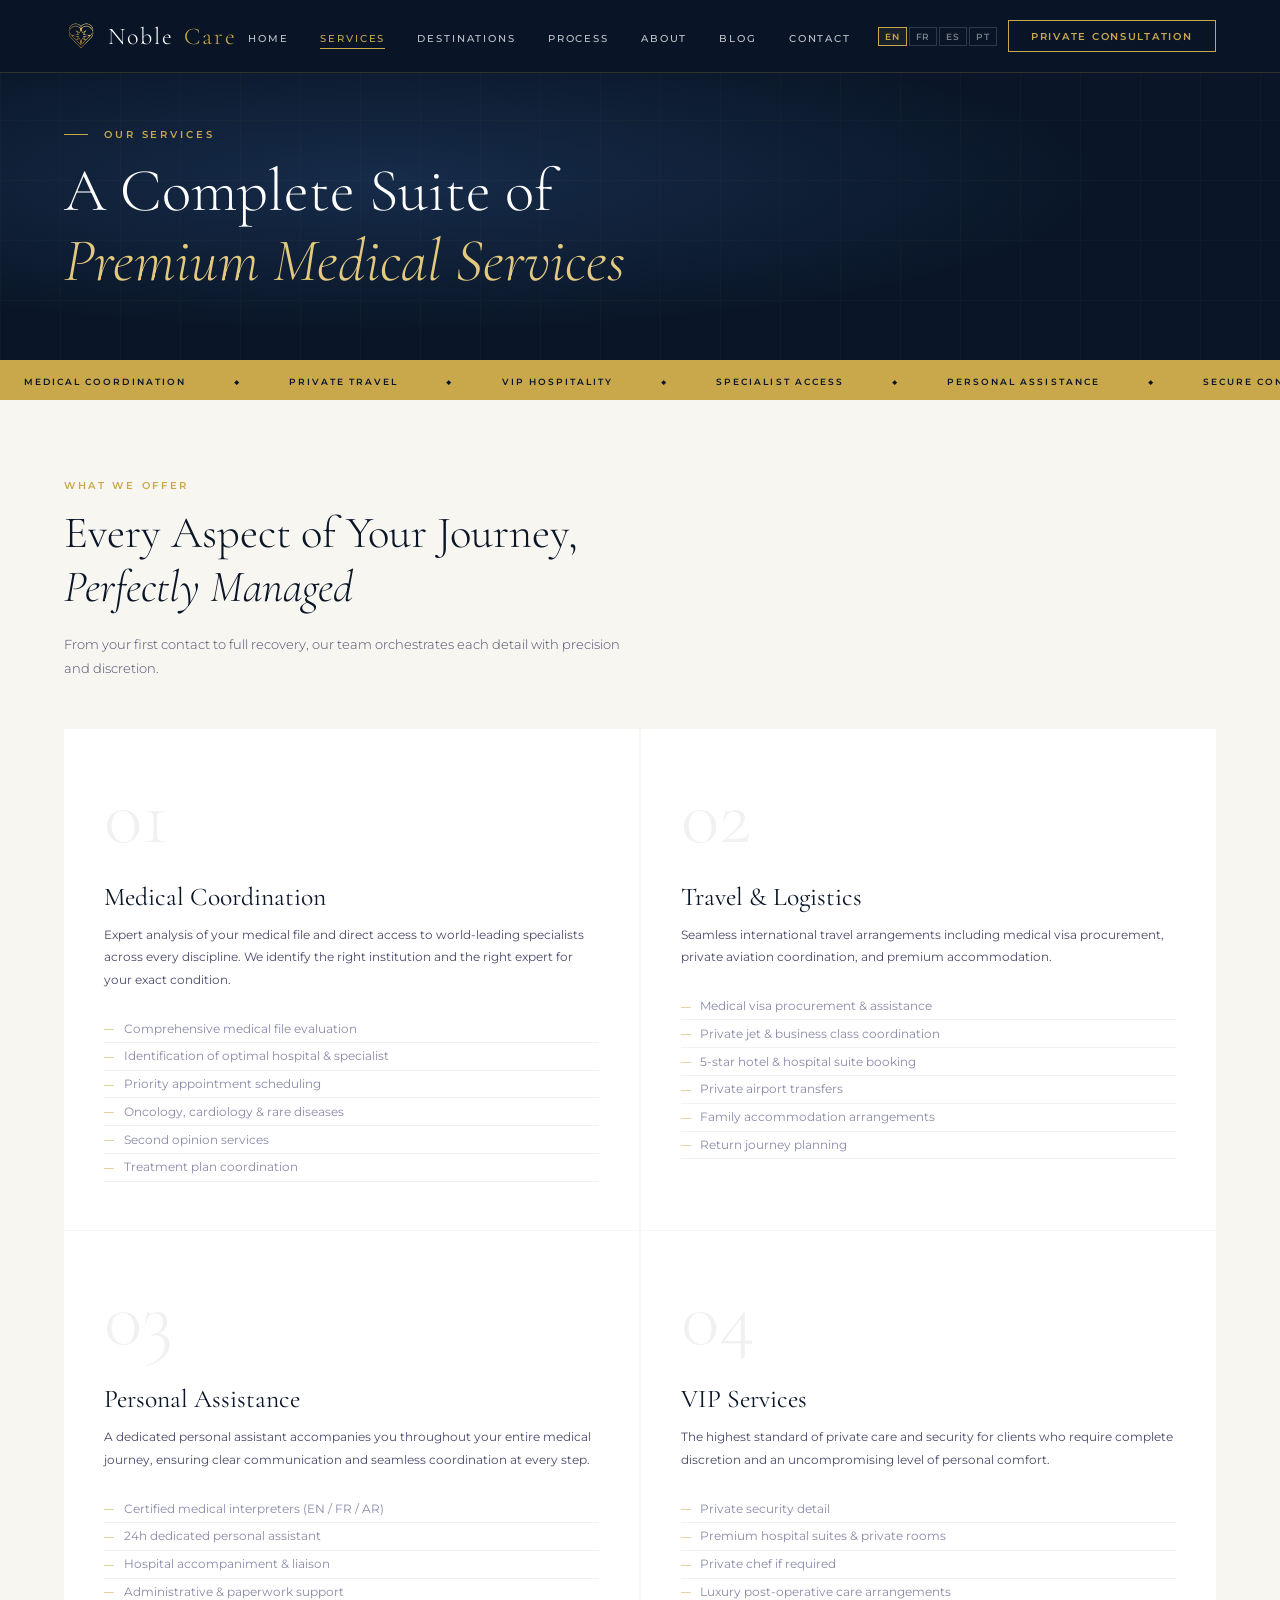
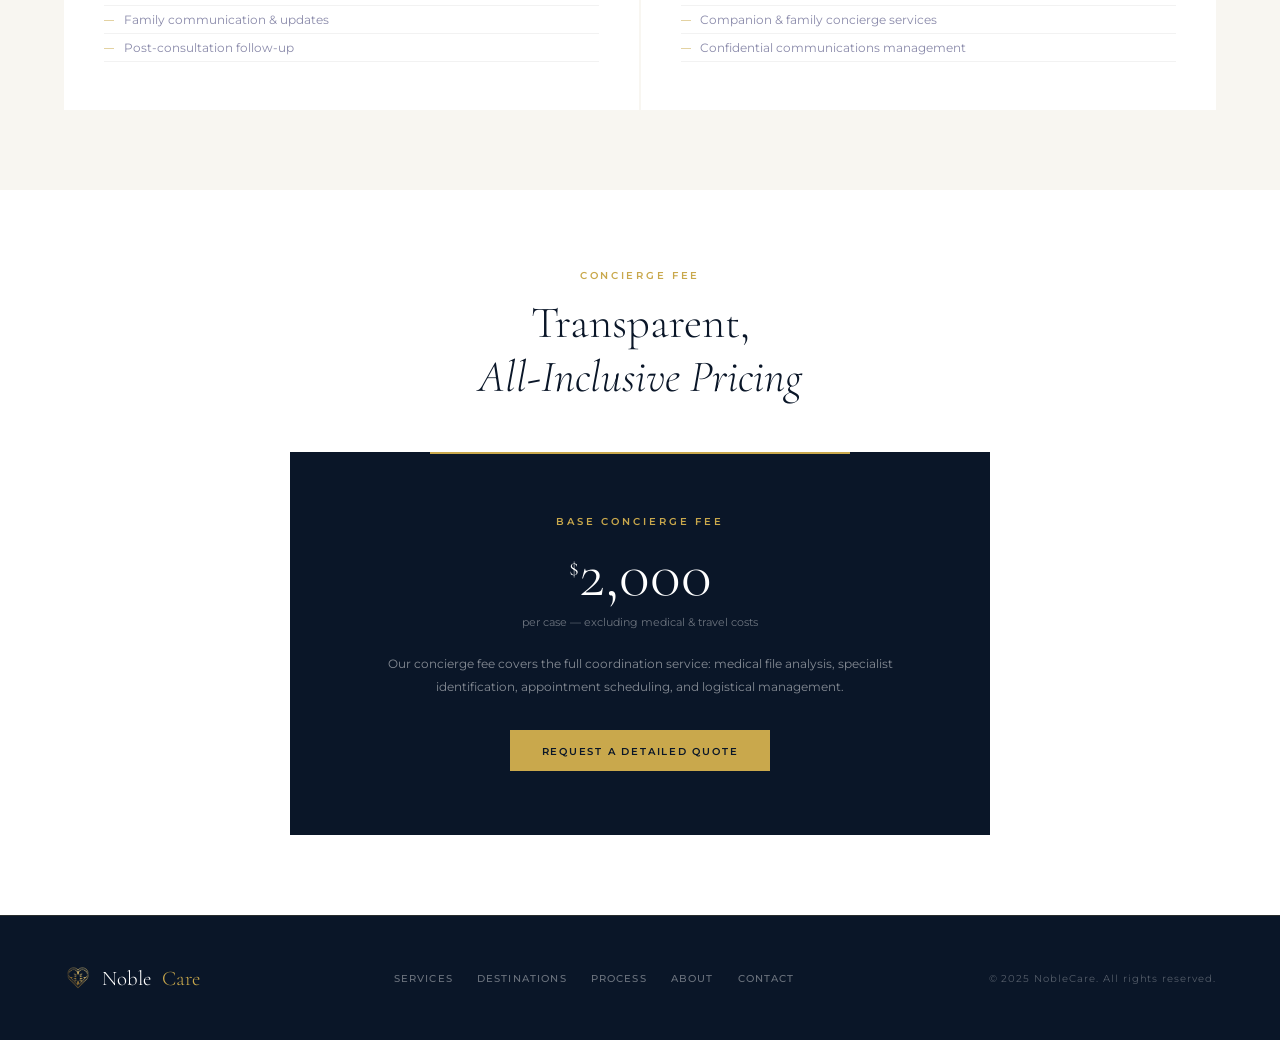
<file: services.html>
<!DOCTYPE html>
<html lang="en">
<head>
<meta charset="UTF-8">
<meta name="viewport" content="width=device-width, initial-scale=1.0">
<title>Services — NobleCare</title>
<link rel="preconnect" href="https://fonts.googleapis.com">
<link rel="preconnect" href="https://fonts.gstatic.com" crossorigin>
<link href="https://fonts.googleapis.com/css2?family=Cormorant+Garamond:ital,wght@0,300;0,400;0,500;1,300;1,400&family=Montserrat:wght@300;400;500;600&display=swap" rel="stylesheet">
<link rel="stylesheet" href="style.css">
<style>
  .services-section { background: var(--off-white); }
  .services-grid { display: grid; grid-template-columns: repeat(2, 1fr); gap: 1.5px; margin-top: 3rem; }
  .service-card {
    background: var(--white); padding: 3rem 2.5rem;
    position: relative; overflow: hidden; transition: background 0.4s;
  }
  .service-card::after {
    content: ''; position: absolute; bottom: 0; left: 0; right: 0;
    height: 3px; background: var(--gold); transform: scaleX(0);
    transition: transform 0.4s; transform-origin: left;
  }
  .service-card:hover { background: var(--navy); }
  .service-card:hover::after { transform: scaleX(1); }
  .service-card:hover .service-num { color: rgba(201,168,76,0.15); }
  .service-card:hover .service-name { color: var(--white); }
  .service-card:hover .service-desc { color: rgba(255,255,255,0.5); }
  .service-card:hover .service-list li { color: rgba(255,255,255,0.45); border-bottom-color: rgba(255,255,255,0.05); }
  .service-num { font-family: var(--serif); font-size: 5rem; font-weight: 300; color: rgba(10,22,40,0.06); line-height: 1; margin-bottom: 1.5rem; transition: color 0.4s; }
  .service-name { font-family: var(--serif); font-size: 1.6rem; color: var(--navy); margin-bottom: 0.75rem; transition: color 0.4s; }
  .service-desc { font-size: 0.78rem; line-height: 1.8; color: var(--text-mid); margin-bottom: 1.5rem; transition: color 0.4s; }
  .service-list { list-style: none; }
  .service-list li {
    font-size: 0.72rem; color: var(--text-light); padding: 0.4rem 0;
    border-bottom: 1px solid rgba(0,0,0,0.05); display: flex; align-items: center; gap: 0.6rem; transition: color 0.4s, border-color 0.4s;
  }
  .service-list li::before { content: '—'; color: var(--gold); font-size: 0.6rem; flex-shrink: 0; }

  /* PRICING */
  .pricing-section { background: var(--white); }
  .pricing-card {
    background: var(--navy); padding: 4rem; max-width: 700px; margin: 3rem auto 0;
    text-align: center; position: relative; overflow: hidden;
  }
  .pricing-card::before {
    content: ''; position: absolute; top: 0; left: 50%; transform: translateX(-50%);
    width: 60%; height: 2px; background: var(--gold);
  }
  .pricing-label { font-size: 0.6rem; font-weight: 600; letter-spacing: 0.3em; text-transform: uppercase; color: var(--gold); margin-bottom: 1rem; }
  .pricing-amount { font-family: var(--serif); font-size: 4rem; font-weight: 300; color: var(--white); line-height: 1; }
  .pricing-currency { font-size: 1.5rem; vertical-align: top; padding-top: 0.8rem; display: inline-block; }
  .pricing-period { font-size: 0.7rem; color: rgba(255,255,255,0.4); margin: 0.5rem 0 1.5rem; }
  .pricing-desc { font-size: 0.78rem; color: rgba(255,255,255,0.5); line-height: 1.8; margin-bottom: 2rem; }

  @media (max-width: 768px) { .services-grid { grid-template-columns: 1fr; } }
</style>
</head>
<body>

<nav>
  <a href="index.html" class="nav-logo"><img src="logo.png" alt="NobleCare">Noble<span>Care</span></a>
  <ul class="nav-links">
    <li><a href="index.html"><span data-i18n="nav_home">Home</span></a></li>
    <li><a href="services.html" class="active"><span data-i18n="nav_services">Services</span></a></li>
    <li><a href="destinations.html"><span data-i18n="nav_destinations">Destinations</span></a></li>
    <li><a href="process.html"><span data-i18n="nav_process">Process</span></a></li>
    <li><a href="about.html"><span data-i18n="nav_about">About</span></a></li>
    <li><a href="blog.html"><span data-i18n="nav_blog">Blog</span></a></li>
    <li><a href="contact.html"><span data-i18n="nav_contact">Contact</span></a></li>
  </ul>
  <div class="lang-selector">
    <button class="lang-btn" data-lang="en" onclick="applyLang('en')">EN</button>
    <button class="lang-btn" data-lang="fr" onclick="applyLang('fr')">FR</button>
    <button class="lang-btn" data-lang="es" onclick="applyLang('es')">ES</button>
    <button class="lang-btn" data-lang="pt" onclick="applyLang('pt')">PT</button>
  </div>
  <a href="contact.html" class="nav-cta"><span data-i18n="nav_cta">Private Consultation</span></a>
  <button class="menu-toggle" id="menuToggle" aria-label="Menu"><span></span><span></span><span></span></button>
</nav>

<!-- MOBILE NAV -->
<div class="mobile-nav" id="mobileNav">
  <a href="index.html" ><span data-i18n="nav_home">Home</span></a>
  <a href="services.html" class="active"><span data-i18n="nav_services">Services</span></a>
  <a href="destinations.html" ><span data-i18n="nav_destinations">Destinations</span></a>
  <a href="process.html" ><span data-i18n="nav_process">Process</span></a>
  <a href="about.html" ><span data-i18n="nav_about">About</span></a>
  <a href="blog.html" ><span data-i18n="nav_blog">Blog</span></a>
  <a href="contact.html" ><span data-i18n="nav_contact">Contact</span></a>
  <a href="contact.html" class="mobile-cta"><span data-i18n="nav_cta">Private Consultation</span></a>
</div>

<div class="page-header">
  <div class="page-header-bg"></div>
  <div class="page-header-grid"></div>
  <div class="page-header-content container">
    <p class="eyebrow" data-i18n="svc_eyebrow">Our Services</p>
    <h1><span data-i18n="svc_h1_1">A Complete Suite of</span><br><em data-i18n="svc_h1_2">Premium Medical Services</em></h1>
  </div>
</div>

<div class="marquee-bar">
  <div class="marquee-track">
    <span>Medical Coordination</span><span>◆</span><span>Private Travel</span><span>◆</span><span>VIP Hospitality</span><span>◆</span><span>Specialist Access</span><span>◆</span><span>Personal Assistance</span><span>◆</span><span>Secure Confidentiality</span><span>◆</span>
    <span>Medical Coordination</span><span>◆</span><span>Private Travel</span><span>◆</span><span>VIP Hospitality</span><span>◆</span><span>Specialist Access</span><span>◆</span><span>Personal Assistance</span><span>◆</span><span>Secure Confidentiality</span><span>◆</span>
  </div>
</div>

<section class="services-section">
  <div class="container">
    <p class="section-tag" data-i18n="svc_tag">What We Offer</p>
    <h2 class="section-title"><span data-i18n="svc_h2_1">Every Aspect of Your Journey,</span><br><em data-i18n="svc_h2_2">Perfectly Managed</em></h2>
    <p class="section-sub" data-i18n="svc_sub">From your first contact to full recovery, our team orchestrates each detail with precision and discretion.</p>
    <div class="services-grid">
      <div class="service-card fade-up">
        <div class="service-num">01</div>
        <div class="service-name" data-i18n="svc1_title">Medical Coordination</div>
        <p class="service-desc" data-i18n="svc1_desc">Expert analysis of your medical file and direct access to world-leading specialists across every discipline. We identify the right institution and the right expert for your exact condition.</p>
        <ul class="service-list">
          <li>Comprehensive medical file evaluation</li>
          <li>Identification of optimal hospital & specialist</li>
          <li>Priority appointment scheduling</li>
          <li>Oncology, cardiology & rare diseases</li>
          <li>Second opinion services</li>
          <li>Treatment plan coordination</li>
        </ul>
      </div>
      <div class="service-card fade-up">
        <div class="service-num">02</div>
        <div class="service-name">Travel & Logistics</div>
        <p class="service-desc" data-i18n="svc2_desc">Seamless international travel arrangements including medical visa procurement, private aviation coordination, and premium accommodation — so your focus remains entirely on your health.</p>
        <ul class="service-list">
          <li>Medical visa procurement & assistance</li>
          <li>Private jet & business class coordination</li>
          <li>5-star hotel & hospital suite booking</li>
          <li>Private airport transfers</li>
          <li>Family accommodation arrangements</li>
          <li>Return journey planning</li>
        </ul>
      </div>
      <div class="service-card fade-up">
        <div class="service-num">03</div>
        <div class="service-name" data-i18n="svc3_title">Personal Assistance</div>
        <p class="service-desc" data-i18n="svc3_desc">A dedicated personal assistant accompanies you throughout your entire medical journey, ensuring clear communication and seamless coordination at every step.</p>
        <ul class="service-list">
          <li>Certified medical interpreters (EN / FR / AR)</li>
          <li>24h dedicated personal assistant</li>
          <li>Hospital accompaniment & liaison</li>
          <li>Administrative & paperwork support</li>
          <li>Family communication & updates</li>
          <li>Post-consultation follow-up</li>
        </ul>
      </div>
      <div class="service-card fade-up">
        <div class="service-num">04</div>
        <div class="service-name" data-i18n="svc4_title">VIP Services</div>
        <p class="service-desc" data-i18n="svc4_desc">The highest standard of private care and security for clients who require complete discretion and an uncompromising level of personal comfort.</p>
        <ul class="service-list">
          <li>Private security detail</li>
          <li>Premium hospital suites & private rooms</li>
          <li>Private chef if required</li>
          <li>Luxury post-operative care arrangements</li>
          <li>Companion & family concierge services</li>
          <li>Confidential communications management</li>
        </ul>
      </div>
    </div>
  </div>
</section>

<section class="pricing-section">
  <div class="container">
    <p class="section-tag" style="text-align:center;" data-i18n="price_tag">Concierge Fee</p>
    <h2 class="section-title" style="text-align:center; max-width:500px; margin: 0 auto 0.5rem;">Transparent,<br><em>All-Inclusive Pricing</em></h2>
    <div class="pricing-card fade-up">
      <div class="pricing-label" data-i18n="price_label">Base Concierge Fee</div>
      <div class="pricing-amount"><span class="pricing-currency">$</span>2,000</div>
      <div class="pricing-period">per case — excluding medical & travel costs</div>
      <p class="pricing-desc" data-i18n="price_desc">Our concierge fee covers the full coordination service: medical file analysis, specialist identification, appointment scheduling, and logistical management. Medical treatment costs, travel, and accommodation are billed separately and transparently.</p>
      <a href="contact.html" class="btn-primary" data-i18n="price_btn">Request a Detailed Quote</a>
    </div>
  </div>
</section>

<footer>
  <div class="footer-inner">
    <a href="index.html" class="footer-logo"><img src="logo.png" alt="NobleCare">Noble<span>Care</span></a>
    <div class="footer-links">
      <a href="services.html"><span data-i18n="nav_services">Services</span></a>
      <a href="destinations.html"><span data-i18n="nav_destinations">Destinations</span></a>
      <a href="process.html"><span data-i18n="nav_process">Process</span></a>
      <a href="about.html"><span data-i18n="nav_about">About</span></a>
      <a href="contact.html"><span data-i18n="nav_contact">Contact</span></a>
    </div>
    <div class="footer-text">© 2025 NobleCare. All rights reserved.</div>
  </div>
</footer>








<script>
(function(){
  var T={"en":{"nav_home":"Home","nav_services":"Services","nav_destinations":"Destinations","nav_process":"Process","nav_about":"About","nav_blog":"Blog","nav_contact":"Contact","nav_cta":"Private Consultation","hero_eyebrow":"International Medical Concierge","hero_h1_1":"Access the World's","hero_h1_2":"Finest Medical","hero_h1_3":"Expertise","hero_p":"We connect distinguished international patients with the most advanced medical institutions in Europe — handling every detail from specialist appointments to private travel arrangements.","hero_btn":"Request a Private Consultation","hero_btn2":"How it works","badge1":"Absolute Confidentiality","badge2":"24/7 Dedicated Support","badge3":"Multilingual Assistance","stat1_label":"Average response time","stat2_label":"Partner institutions","stat3_label":"Medical destinations","stat4_label":"Confidential service","overview_tag":"What We Offer","overview_h2_1":"Everything You Need,","overview_h2_2":"Perfectly Orchestrated","ov1_title":"Medical Coordination","ov1_text":"Expert analysis of your medical file and direct access to world-leading specialists across every discipline.","ov1_link":"Discover our services →","ov2_title":"Premier Destinations","ov2_text":"Paris, Geneva, London, Berlin — the four capitals of medical excellence in Europe, accessible to you.","ov2_link":"View destinations →","ov3_title":"Seamless Process","ov3_text":"From your first contact to full recovery, a dedicated concierge manages every step of your journey.","ov3_link":"How it works →","cta_h2_1":"Your health cannot wait.","cta_h2_2":"Neither can we.","cta_p":"Our team responds within 48 hours to every inquiry, with absolute discretion and professional care.","cta_btn":"Request a Private Consultation","gal1":"VIP Hospitality","gal2":"Paris, France","gal3":"European Excellence","gal4":"Private Travel","footer_copy":"© 2025 NobleCare. All rights reserved.","svc_eyebrow":"Our Services","svc_h1_1":"A Complete Suite of","svc_h1_2":"Premium Medical Services","svc_tag":"What We Offer","svc_h2_1":"Every Aspect of Your Journey,","svc_h2_2":"Perfectly Managed","svc_sub":"From your first contact to full recovery, our team orchestrates each detail with precision and discretion.","svc1_title":"Medical Coordination","svc2_title":"Travel & Logistics","svc3_title":"Personal Assistance","svc4_title":"VIP Services","price_tag":"Concierge Fee","price_h2_1":"Transparent,","price_h2_2":"All-Inclusive Pricing","price_label":"Base Concierge Fee","price_period":"per case — excluding medical & travel costs","price_desc":"Our concierge fee covers the full coordination service: medical file analysis, specialist identification, appointment scheduling, and logistical management.","price_btn":"Request a Detailed Quote","dest_eyebrow":"Medical Destinations","dest_h1_1":"Europe's Premier","dest_h1_2":"Medical Cities","dest_tag":"4 Destinations","dest_h2_1":"The World's Most Advanced","dest_h2_2":"Medical Centres","dest_sub":"We partner exclusively with the highest-ranked institutions in Europe, selected for clinical excellence, research innovation, and experience with international patients.","dest_cta_tag":"Not Sure Which Destination?","dest_cta_h2_1":"We Will Recommend","dest_cta_h2_2":"The Right Choice","dest_cta_p":"Share your medical situation and we will identify the hospital and city best suited to your condition.","dest_cta_btn":"Get a Recommendation","proc_eyebrow":"How It Works","proc_h1_1":"Your Journey in","proc_h1_2":"Five Steps","proc_tag":"The NobleCare Process","proc_h2_1":"From First Contact","proc_h2_2":"to Full Recovery","proc_sub":"We manage every aspect of your medical journey so that you and your family can focus on what matters most — your health.","step1_tag":"Initial Contact","step1_title":"You Reach Out","step1_desc":"The process begins the moment you contact us. You will be assigned a dedicated case manager within 24 hours.","step2_tag":"Medical Review","step2_title":"We Analyse Your Case","step2_desc":"Your medical file is reviewed by our network of partner specialists. We identify the most appropriate institution.","step3_tag":"Personalised Proposal","step3_title":"Your Complete Plan","step3_desc":"We present a comprehensive plan covering the recommended hospital, specialist, treatment pathway, travel schedule, and complete cost estimate.","step4_tag":"Full Organisation","step4_title":"We Handle Everything","step4_desc":"We manage the entire operation: medical visa, flights, private transfers, hotel or hospital suite booking.","step5_tag":"On-Site Accompaniment","step5_title":"We Are With You","step5_desc":"From the moment you land, your personal concierge is at your side for every appointment and consultation.","proc_ready_tag":"Ready to Begin?","proc_ready_h2_1":"Start Your Journey","proc_ready_h2_2":"Today","proc_ready_p":"Submit your medical file securely and receive your personalised treatment plan within 48 hours.","proc_ready_btn1":"Request a Consultation","proc_ready_btn2":"View Our Services","about_eyebrow":"About NobleCare","about_h1_1":"Trusted by the World's","about_h1_2":"Most Discerning Families","about_mission_tag":"Our Mission","about_mission_h2_1":"When Health Cannot Wait,","about_mission_h2_2":"Every Detail Matters","about_values_tag":"Our Values","about_values_h2_1":"The Principles That","about_values_h2_2":"Guide Everything We Do","val1_title":"Excellence Without Compromise","val2_title":"Absolute Confidentiality","val3_title":"Genuine Human Care","testi_tag":"Client Testimonials","testi_h2_1":"Words from Those","testi_h2_2":"We Have Served","contact_eyebrow":"Contact Us","contact_h1_1":"Request a","contact_h1_2":"Private Consultation","contact_tag":"Get in Touch","contact_h2_1":"We Are Here","contact_h2_2":"For You","contact_p1":"All inquiries are handled with absolute discretion. Our team will respond within 48 hours to discuss your situation and how we can best assist you and your family.","contact_p2":"Whether you have an urgent medical need or are simply exploring options, there is no obligation. Your first consultation is entirely confidential and free of charge.","contact_email_label":"Secure Email","contact_wa_label":"WhatsApp","contact_phone_label":"Private Line","form_title":"Private Consultation Request","form_sub":"All information is treated in strict confidence.","form_lock":"🔒 Your data is never shared with third parties.","form_fname":"First Name *","form_lname":"Last Name *","form_email":"Email Address *","form_phone":"Phone / WhatsApp","form_country":"Country of Residence *","form_country_default":"Select your country","form_specialty":"Medical Specialty Required *","form_specialty_default":"Select a specialty","form_dest":"Preferred Destination","form_dest_default":"No preference — recommend the best","form_message":"Brief Description","form_submit":"Submit Consultation Request →","blog_eyebrow":"Medical Insights","blog_h1_1":"Expert Guides for","blog_h1_2":"International Patients","newsletter_h2_1":"Stay","newsletter_h2_2":"Informed","newsletter_p":"Receive our expert guides on medical travel, European healthcare, and patient rights.","newsletter_btn":"Subscribe","about_p1":"NobleCare was founded on a simple but powerful conviction: that access to the world's finest medical care should never be limited by geography, administration, or complexity.","about_p2":"We act as a trusted intermediary — part medical coordinator, part travel expert, part personal advisor — guiding our clients through every step of an international medical journey with precision, warmth, and absolute discretion.","about_p3":"Our network spans the finest hospitals in Paris, Geneva, London, and Berlin, with direct relationships with specialists across oncology, cardiology, neurology, rare diseases, and complex surgery.","about_p4":"From the first contact to the journey home, NobleCare is with you.","about_pull":"\"We bridge the distance between your family and the best specialists on the planet.\"","banner_quote":"\"The finest medical care in the world, delivered with the warmth and discretion your family deserves.\"","aside1_label":"Average first response","aside1_text":"Every inquiry receives a personalised response from a dedicated case manager within 48 hours.","aside2_label":"Partner institutions","aside2_text":"We maintain direct working relationships with leading hospitals and private clinics across Europe.","aside3_label":"Languages spoken","aside3_text":"Full service in English, French, and Arabic — with certified medical interpreters available on-site.","aside4_label":"Confidential by design","aside4_text":"Every case is handled under strict professional confidentiality. Your identity and medical information are never shared without consent.","val1_text":"We partner exclusively with institutions ranked among the world's finest. Our standards are uncompromising because our clients deserve nothing less.","val2_text":"Every case is handled under strict non-disclosure. We never share a client's identity or medical information without explicit consent.","val3_text":"Behind every case is a family facing uncertainty. We approach every client with the warmth, empathy, and personal attention that a medical journey demands.","testi1_text":"Exceptional support throughout my treatment in Paris. The team managed everything, allowing me to focus entirely on my recovery. A truly extraordinary service.","testi2_text":"Discreet, professional, and extremely efficient. We were in Geneva within 72 hours of our first contact. The level of care and attention was unlike anything we had experienced.","testi3_text":"NobleCare transformed what could have been a deeply stressful experience into one that felt managed, dignified, and reassuring at every stage.","testi1_author":"Anonymous Patient","testi2_author":"Family Office Client","testi3_author":"Senior Executive","svc1_desc":"Expert analysis of your medical file and direct access to world-leading specialists across every discipline. We identify the right institution and the right expert for your exact condition.","svc2_desc":"Seamless international travel arrangements including medical visa procurement, private aviation coordination, and premium accommodation.","svc3_desc":"A dedicated personal assistant accompanies you throughout your entire medical journey, ensuring clear communication and seamless coordination at every step.","svc4_desc":"The highest standard of private care and security for clients who require complete discretion and an uncompromising level of personal comfort.","step1_desc_long":"The process begins the moment you contact us. You will be assigned a dedicated case manager within 24 hours. We collect your medical records, analyses, and imaging in a fully encrypted environment.","step2_desc_long":"Your medical file is reviewed by our network of partner specialists. We assess all treatment options, identify the most appropriate institution, and estimate realistic timelines.","step3_desc_long":"We present you with a comprehensive, fully itemised plan covering the recommended hospital, specialist, treatment pathway, travel schedule, and complete cost estimate.","step4_desc_long":"Upon your approval, we manage the entire logistical operation: medical visa, international flights, private transfers, hotel or hospital suite booking.","step5_desc_long":"From the moment you land, your personal concierge is at your side. We escort you through every appointment, translate every consultation, and manage every administrative detail.","dest_paris_tag":"France — Western Europe","dest_geneva_tag":"Switzerland — Central Europe","dest_london_tag":"United Kingdom — Northern Europe","dest_berlin_tag":"Germany — Central Europe","dest_paris_desc":"Paris hosts some of the world's most renowned cancer centres and neurological institutes, while leading private clinics offer VIP-grade care with rapid access to the country's finest specialists.","dest_geneva_desc":"Geneva is synonymous with world-class private medicine, offering complete discretion and a tradition of excellence in medical hospitality.","dest_london_desc":"London's medical ecosystem combines world-class NHS teaching hospitals with an extensive network of elite private hospitals, excelling in complex cardiac surgery and transplant medicine.","dest_berlin_desc":"Germany leads the world in orthopaedic surgery and advanced diagnostics. Berlin's university medical centres offer some of Europe's fastest turnaround times for complex diagnostics.","nav_pricing":"Packages","pkg_eyebrow":"Our Packages","pkg_h1_1":"Choose the Level of Care","pkg_h1_2":"That Suits You","pkg_m1":"Essential Medical","pkg_m2":"Executive Care","pkg_m3":"Sovereign Care","pkg_tag":"3 Packages","pkg_h2_1":"Exceptional Care,","pkg_h2_2":"Three Levels of Excellence","pkg_sub":"Every NobleCare package includes access to Europe's finest medical institutions. The difference lies in the level of personalisation, comfort, and exclusivity we provide around your care.","pkg1_badge":"Essential","pkg1_eyebrow":"Foundation Package","pkg1_name":"Essential Medical","pkg_per_case":"per case, all-inclusive","pkg1_desc":"A streamlined yet effective medical coordination service for clients who want the best European care without the full luxury accompaniment. Efficient, professional, and discreet.","pkg_includes":"What's included","pkg1_f1":"Complete medical file analysis & specialist identification","pkg1_f2":"Priority appointment scheduling at top European hospitals","pkg1_f3":"Medical visa procurement & administrative support","pkg1_f4":"Airport–hospital private vehicle transfers","pkg1_f5":"Business or first class flights coordination","pkg1_f6":"4-star hotel accommodation","pkg1_f7":"Minimum administrative assistance throughout the stay","pkg_select":"Request This Package","pkg2_badge":"Executive","pkg2_eyebrow":"Premium Package","pkg2_name":"Executive Care","pkg_popular":"Most Popular","pkg2_desc":"A fully comprehensive premium service. Everything in Essential, elevated with 24/7 personal accompaniment, 5-star accommodation, private driver, and full post-operative coordination.","pkg_everything":"Everything in Essential, plus","pkg2_f1":"24/7 dedicated personal assistant throughout the stay","pkg2_f2":"5-star hotel or premium hospital suite","pkg2_f3":"Private chauffeur available for the entire stay","pkg2_f4":"Personal interpreter for all medical consultations","pkg2_f5":"Dietary meal adaptation upon request","pkg2_f6":"Full post-operative care coordination","pkg2_f7":"Cultural visits & leisure activities on request","pkg3_badge":"Sovereign","pkg3_eyebrow":"Ultra-Luxury Package","pkg3_name":"Sovereign Care","pkg3_price":"From €150,000","pkg3_price_sub":"fully bespoke — tailored to your needs","pkg3_desc":"The ultimate ultra-luxury, zero-compromise experience. Every detail is curated to the highest standard. No waiting, no friction — only the finest care and the most exclusive service in the world.","pkg_sovereign_inc":"Everything in Executive, plus","pkg3_f1":"Private jet or limousine transport","pkg3_f2":"Palace or international prestige hotel stay","pkg3_f3":"Personal bodyguard security detail if required","pkg3_f4":"Priority access to the world's most renowned specialists","pkg3_f5":"Private chef, spa care & exclusive activities","pkg3_f6":"Full family logistics management","pkg3_f7":"Personalised remote follow-up after return home","pkg3_cta":"Request a Bespoke Quote","tag_exclusive":"Exclusive","tag_unique":"Unique","g1":"Absolute confidentiality","g2":"Response within 48 hours","g3":"Multilingual support","g4":"Zero waiting policy","note_title1":"Not sure which package","note_title2":"is right for you?","note_text":"Every situation is unique. Our team will review your medical file and personal requirements to recommend the package that best meets your needs — at no obligation.","note_btn":"Request a Free Consultation"},"fr":{"nav_home":"Accueil","nav_services":"Services","nav_destinations":"Destinations","nav_process":"Processus","nav_about":"À propos","nav_blog":"Blog","nav_contact":"Contact","nav_cta":"Consultation Privée","hero_eyebrow":"Conciergerie Médicale Internationale","hero_h1_1":"Accédez aux Meilleurs","hero_h1_2":"Experts Médicaux","hero_h1_3":"du Monde","hero_p":"Nous mettons en relation des patients internationaux de haut standing avec les institutions médicales les plus avancées d'Europe — en gérant chaque détail, des rendez-vous spécialisés aux arrangements de voyage privé.","hero_btn":"Demander une Consultation Privée","hero_btn2":"Comment ça marche","badge1":"Confidentialité Absolue","badge2":"Support Dédié 24h/24","badge3":"Assistance Multilingue","stat1_label":"Temps de réponse moyen","stat2_label":"Institutions partenaires","stat3_label":"Destinations médicales","stat4_label":"Service confidentiel","overview_tag":"Nos Offres","overview_h2_1":"Tout ce dont vous avez besoin,","overview_h2_2":"Parfaitement Orchestré","ov1_title":"Coordination Médicale","ov1_text":"Analyse experte de votre dossier et accès direct aux meilleurs spécialistes mondiaux.","ov1_link":"Découvrir nos services →","ov2_title":"Destinations Phares","ov2_text":"Paris, Genève, Londres, Berlin — les quatre capitales de l'excellence médicale en Europe.","ov2_link":"Voir les destinations →","ov3_title":"Processus Fluide","ov3_text":"Du premier contact jusqu'à la guérison complète, un concierge dédié gère chaque étape.","ov3_link":"Comment ça marche →","cta_h2_1":"Votre santé n'attend pas.","cta_h2_2":"Nous non plus.","cta_p":"Notre équipe répond sous 48 heures à chaque demande, avec une discrétion absolue et un soin professionnel.","cta_btn":"Demander une Consultation Privée","gal1":"Hospitalité VIP","gal2":"Paris, France","gal3":"Excellence Européenne","gal4":"Voyage Privé","footer_copy":"© 2025 NobleCare. Tous droits réservés.","svc_eyebrow":"Nos Services","svc_h1_1":"Une Suite Complète de","svc_h1_2":"Services Médicaux Premium","svc_tag":"Ce Que Nous Offrons","svc_h2_1":"Chaque Aspect de Votre Parcours,","svc_h2_2":"Parfaitement Géré","svc_sub":"Du premier contact jusqu'à la guérison, notre équipe orchestre chaque détail avec précision et discrétion.","svc1_title":"Coordination Médicale","svc2_title":"Voyage & Logistique","svc3_title":"Assistance Personnelle","svc4_title":"Services VIP","price_tag":"Frais de Conciergerie","price_h2_1":"Tarification Transparente,","price_h2_2":"Tout Compris","price_label":"Frais de Base","price_period":"par dossier — hors frais médicaux et de voyage","price_desc":"Nos frais couvrent l'intégralité du service : analyse du dossier, identification du spécialiste, prise de rendez-vous et gestion logistique.","price_btn":"Demander un Devis Détaillé","dest_eyebrow":"Destinations Médicales","dest_h1_1":"Les Premières Villes","dest_h1_2":"Médicales d'Europe","dest_tag":"4 Destinations","dest_h2_1":"Les Centres Médicaux","dest_h2_2":"les Plus Avancés du Monde","dest_sub":"Nous collaborons exclusivement avec les institutions les mieux classées d'Europe, sélectionnées pour leur excellence clinique et leur expérience avec les patients internationaux.","dest_cta_tag":"Pas sûr de la destination ?","dest_cta_h2_1":"Nous Recommanderons","dest_cta_h2_2":"Le Bon Choix","dest_cta_p":"Partagez votre situation médicale et nous identifierons l'hôpital et la ville les mieux adaptés.","dest_cta_btn":"Obtenir une Recommandation","proc_eyebrow":"Comment Ça Marche","proc_h1_1":"Votre Parcours en","proc_h1_2":"Cinq Étapes","proc_tag":"Le Processus NobleCare","proc_h2_1":"Du Premier Contact","proc_h2_2":"à la Guérison Complète","proc_sub":"Nous gérons chaque aspect de votre parcours médical afin que vous et votre famille puissiez vous concentrer sur votre santé.","step1_tag":"Contact Initial","step1_title":"Vous Nous Contactez","step1_desc":"Le processus commence dès que vous nous contactez. Un gestionnaire dédié vous sera attribué sous 24 heures.","step2_tag":"Analyse Médicale","step2_title":"Nous Analysons Votre Dossier","step2_desc":"Votre dossier médical est examiné par notre réseau de spécialistes partenaires. Nous identifions l'institution la plus appropriée.","step3_tag":"Proposition Personnalisée","step3_title":"Votre Plan Complet","step3_desc":"Nous vous présentons un plan complet couvrant l'hôpital recommandé, le spécialiste, le parcours de traitement et l'estimation des coûts.","step4_tag":"Organisation Complète","step4_title":"Nous Gérons Tout","step4_desc":"Nous gérons l'intégralité de l'opération : visa médical, vols, transferts privés et réservation de l'hébergement.","step5_tag":"Accompagnement Sur Place","step5_title":"Nous Sommes à Vos Côtés","step5_desc":"Dès votre arrivée, votre concierge personnel vous accompagne à chaque rendez-vous et traduit chaque consultation.","proc_ready_tag":"Prêt à Commencer ?","proc_ready_h2_1":"Démarrez Votre Parcours","proc_ready_h2_2":"Aujourd'hui","proc_ready_p":"Soumettez votre dossier médical et recevez votre plan de traitement personnalisé sous 48 heures.","proc_ready_btn1":"Demander une Consultation","proc_ready_btn2":"Voir Nos Services","about_eyebrow":"À Propos de NobleCare","about_h1_1":"Choisi par les Familles","about_h1_2":"les Plus Exigeantes du Monde","about_mission_tag":"Notre Mission","about_mission_h2_1":"Quand la Santé N'attend Pas,","about_mission_h2_2":"Chaque Détail Compte","about_values_tag":"Nos Valeurs","about_values_h2_1":"Les Principes qui","about_values_h2_2":"Guident Tout ce que Nous Faisons","val1_title":"Excellence Sans Compromis","val2_title":"Confidentialité Absolue","val3_title":"Soin Humain Authentique","testi_tag":"Témoignages Clients","testi_h2_1":"Les Mots de Ceux","testi_h2_2":"que Nous Avons Servis","contact_eyebrow":"Contactez-Nous","contact_h1_1":"Demander une","contact_h1_2":"Consultation Privée","contact_tag":"Prenez Contact","contact_h2_1":"Nous Sommes","contact_h2_2":"Là Pour Vous","contact_p1":"Toutes les demandes sont traitées avec une discrétion absolue. Notre équipe répondra sous 48 heures.","contact_p2":"Il n'y a aucune obligation. Votre première consultation est entièrement confidentielle et gratuite.","contact_email_label":"Email Sécurisé","contact_wa_label":"WhatsApp","contact_phone_label":"Ligne Privée","form_title":"Demande de Consultation Privée","form_sub":"Toutes les informations sont traitées en toute confidentialité.","form_lock":"🔒 Vos données ne sont jamais partagées avec des tiers.","form_fname":"Prénom *","form_lname":"Nom *","form_email":"Adresse Email *","form_phone":"Téléphone / WhatsApp","form_country":"Pays de Résidence *","form_country_default":"Sélectionnez votre pays","form_specialty":"Spécialité Médicale Requise *","form_specialty_default":"Sélectionnez une spécialité","form_dest":"Destination Préférée","form_dest_default":"Pas de préférence — recommandez le mieux","form_message":"Brève Description","form_submit":"Envoyer la Demande →","blog_eyebrow":"Guides Médicaux","blog_h1_1":"Guides d'Experts pour","blog_h1_2":"Patients Internationaux","newsletter_h2_1":"Restez","newsletter_h2_2":"Informé","newsletter_p":"Recevez nos guides sur le voyage médical et la santé européenne.","newsletter_btn":"S'abonner","about_p1":"NobleCare a été fondé sur une conviction simple mais puissante : l'accès aux meilleurs soins médicaux ne devrait jamais être limité par la géographie ou la complexité administrative.","about_p2":"Nous agissons comme un intermédiaire de confiance — coordinateur médical, expert en voyage et conseiller personnel — guidant nos clients à chaque étape avec précision et discrétion absolue.","about_p3":"Notre réseau couvre les meilleurs hôpitaux de Paris, Genève, Londres et Berlin, avec des relations directes avec des spécialistes en oncologie, cardiologie et neurologie.","about_p4":"Du premier contact jusqu'au retour à la maison, NobleCare est à vos côtés.","about_pull":"\"Nous comblons la distance entre votre famille et les meilleurs spécialistes de la planète.\"","banner_quote":"\"Les meilleurs soins médicaux au monde, délivrés avec la chaleur et la discrétion que votre famille mérite.\"","aside1_label":"Première réponse","aside1_text":"Chaque demande reçoit une réponse personnalisée d'un gestionnaire dédié sous 48 heures.","aside2_label":"Institutions partenaires","aside2_text":"Nous maintenons des relations directes avec les meilleurs hôpitaux et cliniques privées d'Europe.","aside3_label":"Langues parlées","aside3_text":"Service complet en anglais, français et arabe — avec des interprètes médicaux certifiés disponibles sur place.","aside4_label":"Confidentialité totale","aside4_text":"Chaque dossier est traité sous stricte confidentialité. Votre identité n'est jamais partagée sans consentement.","val1_text":"Nous collaborons exclusivement avec les institutions les mieux classées au monde. Nos standards sont sans compromis car nos clients ne méritent rien de moins.","val2_text":"Chaque dossier est traité sous strict accord de non-divulgation. Nous ne partageons jamais l'identité d'un client sans son consentement explicite.","val3_text":"Derrière chaque dossier se trouve une famille face à l'incertitude. Nous approchons chaque client avec la chaleur et l'empathie qu'un parcours médical exige.","testi1_text":"Un soutien exceptionnel tout au long de mon traitement à Paris. L'équipe a tout géré, me permettant de me concentrer sur ma guérison. Un service vraiment extraordinaire.","testi2_text":"Discret, professionnel et extrêmement efficace. Nous étions à Genève dans les 72 heures. Le niveau de soin était incomparable.","testi3_text":"NobleCare a transformé ce qui aurait pu être une expérience stressante en quelque chose de géré, digne et rassurant à chaque étape.","testi1_author":"Patient Anonyme","testi2_author":"Client Family Office","testi3_author":"Cadre Supérieur","svc1_desc":"Analyse experte de votre dossier médical et accès direct aux meilleurs spécialistes mondiaux. Nous identifions l'institution et l'expert adaptés à votre condition exacte.","svc2_desc":"Organisation complète du voyage international incluant l'obtention du visa médical, la coordination de l'aviation privée et l'hébergement haut de gamme.","svc3_desc":"Un assistant personnel dédié vous accompagne tout au long de votre parcours médical, assurant une communication claire à chaque étape.","svc4_desc":"Le plus haut standard de soins privés et de sécurité pour les clients qui exigent une discrétion totale et un niveau de confort incomparable.","step1_desc_long":"Le processus commence dès que vous nous contactez. Un gestionnaire dédié vous sera attribué sous 24 heures.","step2_desc_long":"Votre dossier est examiné par notre réseau de spécialistes. Nous évaluons toutes les options et identifions l'institution la plus appropriée.","step3_desc_long":"Nous vous présentons un plan complet couvrant l'hôpital, le spécialiste, le parcours de traitement et l'estimation des coûts.","step4_desc_long":"Nous gérons l'intégralité de l'opération : visa médical, vols, transferts privés et réservation de l'hébergement.","step5_desc_long":"Dès votre arrivée, votre concierge personnel vous accompagne à chaque rendez-vous et traduit chaque consultation.","dest_paris_tag":"France — Europe de l'Ouest","dest_geneva_tag":"Suisse — Europe Centrale","dest_london_tag":"Royaume-Uni — Europe du Nord","dest_berlin_tag":"Allemagne — Europe Centrale","dest_paris_desc":"Paris abrite certains des centres anticancéreux les plus réputés au monde. Les cliniques privées offrent des soins VIP avec un accès rapide aux meilleurs spécialistes.","dest_geneva_desc":"Genève est synonyme de médecine privée de classe mondiale, offrant une discrétion totale et une tradition d'excellence dans l'hospitalité médicale.","dest_london_desc":"Londres combine des hôpitaux universitaires de renommée mondiale avec un vaste réseau d'hôpitaux privés d'élite, excellant en chirurgie cardiaque complexe.","dest_berlin_desc":"L'Allemagne est leader mondial en chirurgie orthopédique. Les centres médicaux de Berlin offrent certains des délais de diagnostic les plus rapides d'Europe.","nav_pricing":"Packages","pkg_eyebrow":"Nos Packages","pkg_h1_1":"Choisissez le Niveau de Soin","pkg_h1_2":"Qui Vous Convient","pkg_m1":"Essential Medical","pkg_m2":"Executive Care","pkg_m3":"Sovereign Care","pkg_tag":"3 Packages","pkg_h2_1":"Des Soins Exceptionnels,","pkg_h2_2":"Trois Niveaux d'Excellence","pkg_sub":"Chaque package NobleCare inclut l'accès aux meilleures institutions médicales d'Europe. La différence réside dans le niveau de personnalisation, de confort et d'exclusivité.","pkg1_badge":"Essentiel","pkg1_eyebrow":"Package de Base","pkg1_name":"Essential Medical","pkg_per_case":"par dossier, tout compris","pkg1_desc":"Un service de coordination médicale simplifié mais efficace pour les clients souhaitant les meilleurs soins européens sans l'accompagnement luxe complet.","pkg_includes":"Ce qui est inclus","pkg1_f1":"Analyse complète du dossier médical et identification du spécialiste","pkg1_f2":"Prise de rendez-vous prioritaire dans les meilleurs hôpitaux européens","pkg1_f3":"Obtention du visa médical et soutien administratif","pkg1_f4":"Transferts privés aéroport–hôpital","pkg1_f5":"Coordination des vols en classe affaires ou première","pkg1_f6":"Hébergement en hôtel 4 étoiles","pkg1_f7":"Assistance administrative minimale tout au long du séjour","pkg_select":"Demander ce Package","pkg2_badge":"Exécutif","pkg2_eyebrow":"Package Premium","pkg2_name":"Executive Care","pkg_popular":"Le Plus Populaire","pkg2_desc":"Un service premium tout inclus. Tout ce qui est dans l'Essentiel, enrichi d'un accompagnement personnel 24h/24, d'un hébergement 5 étoiles et d'une coordination post-opératoire complète.","pkg_everything":"Tout ce qui est dans l'Essentiel, plus","pkg2_f1":"Assistant personnel dédié 24h/24 tout au long du séjour","pkg2_f2":"Hôtel 5 étoiles ou suite hospitalière premium","pkg2_f3":"Chauffeur privé disponible pendant tout le séjour","pkg2_f4":"Traducteur personnel pour toutes les consultations médicales","pkg2_f5":"Adaptation des repas selon les préférences alimentaires","pkg2_f6":"Coordination complète des soins post-opératoires","pkg2_f7":"Visites culturelles et activités de détente sur demande","pkg3_badge":"Souverain","pkg3_eyebrow":"Package Ultra-Luxe","pkg3_name":"Sovereign Care","pkg3_price":"À partir de 150 000 €","pkg3_price_sub":"entièrement sur-mesure — adapté à vos besoins","pkg3_desc":"L'expérience ultra-luxe par excellence, sans aucun compromis. Chaque détail est orchestré au plus haut standard. Zéro attente, zéro friction.","pkg_sovereign_inc":"Tout ce qui est dans l'Exécutif, plus","pkg3_f1":"Transport en jet privé ou limousine","pkg3_f2":"Séjour dans un palace ou hôtel de prestige international","pkg3_f3":"Sécurité personnelle avec bodyguards si nécessaire","pkg3_f4":"Accès prioritaire aux spécialistes les plus renommés au monde","pkg3_f5":"Chef privé, soins spa et activités exclusives","pkg3_f6":"Gestion complète de la logistique familiale","pkg3_f7":"Suivi personnalisé à distance après le retour","pkg3_cta":"Demander un Devis Sur-Mesure","tag_exclusive":"Exclusif","tag_unique":"Unique","g1":"Confidentialité absolue","g2":"Réponse sous 48 heures","g3":"Support multilingue","g4":"Politique zéro attente","note_title1":"Pas sûr du package","note_title2":"qui vous convient ?","note_text":"Chaque situation est unique. Notre équipe examinera votre dossier et vos besoins pour vous recommander le package le plus adapté — sans aucune obligation.","note_btn":"Demander une Consultation Gratuite"},"es":{"nav_home":"Inicio","nav_services":"Servicios","nav_destinations":"Destinos","nav_process":"Proceso","nav_about":"Nosotros","nav_blog":"Blog","nav_contact":"Contacto","nav_cta":"Consulta Privada","hero_eyebrow":"Conserjería Médica Internacional","hero_h1_1":"Acceda a la Mejor","hero_h1_2":"Experiencia Médica","hero_h1_3":"del Mundo","hero_p":"Conectamos a pacientes internacionales distinguidos con las instituciones médicas más avanzadas de Europa, gestionando cada detalle desde citas con especialistas hasta arreglos de viaje privado.","hero_btn":"Solicitar una Consulta Privada","hero_btn2":"Cómo funciona","badge1":"Confidencialidad Absoluta","badge2":"Soporte Dedicado 24/7","badge3":"Asistencia Multilingüe","stat1_label":"Tiempo de respuesta promedio","stat2_label":"Instituciones asociadas","stat3_label":"Destinos médicos","stat4_label":"Servicio confidencial","overview_tag":"Lo Que Ofrecemos","overview_h2_1":"Todo lo que necesita,","overview_h2_2":"Perfectamente Coordinado","ov1_title":"Coordinación Médica","ov1_text":"Análisis experto de su expediente y acceso directo a los mejores especialistas mundiales.","ov1_link":"Descubrir nuestros servicios →","ov2_title":"Destinos Principales","ov2_text":"París, Ginebra, Londres, Berlín — las cuatro capitales de la excelencia médica en Europa.","ov2_link":"Ver destinos →","ov3_title":"Proceso Sin Fricciones","ov3_text":"Desde el primer contacto hasta la recuperación completa, un conserje dedicado gestiona cada paso.","ov3_link":"Cómo funciona →","cta_h2_1":"Su salud no puede esperar.","cta_h2_2":"Nosotros tampoco.","cta_p":"Nuestro equipo responde en 48 horas a cada consulta, con discreción absoluta y cuidado profesional.","cta_btn":"Solicitar una Consulta Privada","gal1":"Hospitalidad VIP","gal2":"París, Francia","gal3":"Excelencia Europea","gal4":"Viaje Privado","footer_copy":"© 2025 NobleCare. Todos los derechos reservados.","svc_eyebrow":"Nuestros Servicios","svc_h1_1":"Una Suite Completa de","svc_h1_2":"Servicios Médicos Premium","svc_tag":"Lo Que Ofrecemos","svc_h2_1":"Cada Aspecto de Su Viaje,","svc_h2_2":"Perfectamente Gestionado","svc_sub":"Desde el primer contacto hasta la recuperación completa, nuestro equipo orquesta cada detalle.","svc1_title":"Coordinación Médica","svc2_title":"Viajes y Logística","svc3_title":"Asistencia Personal","svc4_title":"Servicios VIP","price_tag":"Tarifa de Conserjería","price_h2_1":"Precios Transparentes,","price_h2_2":"Todo Incluido","price_label":"Tarifa Base","price_period":"por caso — excluidos costos médicos y de viaje","price_desc":"Nuestra tarifa cubre el servicio completo: análisis, identificación del especialista, programación y gestión logística.","price_btn":"Solicitar una Cotización Detallada","dest_eyebrow":"Destinos Médicos","dest_h1_1":"Las Principales Ciudades","dest_h1_2":"Médicas de Europa","dest_tag":"4 Destinos","dest_h2_1":"Los Centros Médicos","dest_h2_2":"Más Avanzados del Mundo","dest_sub":"Colaboramos exclusivamente con las instituciones mejor clasificadas de Europa.","dest_cta_tag":"¿No está seguro del destino?","dest_cta_h2_1":"Le Recomendaremos","dest_cta_h2_2":"La Mejor Opción","dest_cta_p":"Comparta su situación médica y le identificaremos el hospital y la ciudad más adecuados.","dest_cta_btn":"Obtener una Recomendación","proc_eyebrow":"Cómo Funciona","proc_h1_1":"Su Viaje en","proc_h1_2":"Cinco Pasos","proc_tag":"El Proceso NobleCare","proc_h2_1":"Desde el Primer Contacto","proc_h2_2":"hasta la Recuperación Completa","proc_sub":"Gestionamos cada aspecto de su viaje médico para que usted y su familia puedan concentrarse en su salud.","step1_tag":"Contacto Inicial","step1_title":"Usted Nos Contacta","step1_desc":"El proceso comienza cuando nos contacta. Se le asignará un gestor de caso dedicado en 24 horas.","step2_tag":"Revisión Médica","step2_title":"Analizamos Su Caso","step2_desc":"Su expediente es revisado por nuestra red de especialistas. Identificamos la institución más apropiada.","step3_tag":"Propuesta Personalizada","step3_title":"Su Plan Completo","step3_desc":"Le presentamos un plan detallado con el hospital, el especialista, la ruta de tratamiento y los costos.","step4_tag":"Organización Total","step4_title":"Nos Encargamos de Todo","step4_desc":"Gestionamos visa médica, vuelos internacionales, traslados privados y reserva de alojamiento.","step5_tag":"Acompañamiento In Situ","step5_title":"Estamos Con Usted","step5_desc":"Desde el momento en que aterriza, su conserje personal está a su lado en cada cita y consulta.","proc_ready_tag":"¿Listo para Comenzar?","proc_ready_h2_1":"Inicie Su Viaje","proc_ready_h2_2":"Hoy","proc_ready_p":"Envíe su expediente médico y reciba su plan de tratamiento personalizado en 48 horas.","proc_ready_btn1":"Solicitar una Consulta","proc_ready_btn2":"Ver Nuestros Servicios","about_eyebrow":"Sobre NobleCare","about_h1_1":"La Confianza de las Famílias","about_h1_2":"Más Exigentes del Mundo","about_mission_tag":"Nuestra Misión","about_mission_h2_1":"Cuando la Salud No Puede Esperar,","about_mission_h2_2":"Cada Detalle Importa","about_values_tag":"Nuestros Valores","about_values_h2_1":"Los Principios que","about_values_h2_2":"Guían Todo lo que Hacemos","val1_title":"Excelencia Sin Compromisos","val2_title":"Confidencialidad Absoluta","val3_title":"Cuidado Humano Genuino","testi_tag":"Testimonios de Clientes","testi_h2_1":"Las Palabras de Aquellos","testi_h2_2":"a Quienes Hemos Servido","contact_eyebrow":"Contáctenos","contact_h1_1":"Solicitar una","contact_h1_2":"Consulta Privada","contact_tag":"Póngase en Contacto","contact_h2_1":"Estamos Aquí","contact_h2_2":"Para Usted","contact_p1":"Todas las consultas se manejan con absoluta discreción. Nuestro equipo responderá en 48 horas.","contact_p2":"No hay obligación. Su primera consulta es completamente confidencial y gratuita.","contact_email_label":"Correo Seguro","contact_wa_label":"WhatsApp","contact_phone_label":"Línea Privada","form_title":"Solicitud de Consulta Privada","form_sub":"Toda la información se trata con estricta confidencialidad.","form_lock":"🔒 Sus datos nunca se comparten con terceros.","form_fname":"Nombre *","form_lname":"Apellido *","form_email":"Dirección de Correo *","form_phone":"Teléfono / WhatsApp","form_country":"País de Residencia *","form_country_default":"Seleccione su país","form_specialty":"Especialidad Médica Requerida *","form_specialty_default":"Seleccione una especialidad","form_dest":"Destino Preferido","form_dest_default":"Sin preferencia — recomiende el mejor","form_message":"Breve Descripción","form_submit":"Enviar Solicitud →","blog_eyebrow":"Guías Médicas","blog_h1_1":"Guías de Expertos para","blog_h1_2":"Pacientes Internacionales","newsletter_h2_1":"Manténgase","newsletter_h2_2":"Informado","newsletter_p":"Reciba nuestras guías sobre viajes médicos y atención sanitaria europea.","newsletter_btn":"Suscribirse","about_p1":"NobleCare fue fundado con una convicción simple pero poderosa: el acceso a los mejores cuidados médicos nunca debe limitarse por la geografía o la complejidad administrativa.","about_p2":"Actuamos como un intermediario de confianza — coordinador médico, experto en viajes y asesor personal — guiando a nuestros clientes con precisión y absoluta discreción.","about_p3":"Nuestra red abarca los mejores hospitales de París, Ginebra, Londres y Berlín, con relaciones directas con especialistas en oncología, cardiología y neurología.","about_p4":"Desde el primer contacto hasta el regreso a casa, NobleCare está con usted.","about_pull":"\"Salvamos la distancia entre su familia y los mejores especialistas del planeta.\"","banner_quote":"\"La mejor atención médica del mundo, entregada con la calidez y la discreción que su familia merece.\"","aside1_label":"Primera respuesta","aside1_text":"Cada consulta recibe una respuesta personalizada de un gestor dedicado en 48 horas.","aside2_label":"Instituciones asociadas","aside2_text":"Mantenemos relaciones directas con los principales hospitales y clínicas privadas de Europa.","aside3_label":"Idiomas hablados","aside3_text":"Servicio completo en inglés, francés y árabe — con intérpretes médicos certificados disponibles in situ.","aside4_label":"Confidencialidad total","aside4_text":"Cada caso se maneja bajo estricta confidencialidad. Su identidad nunca se comparte sin consentimiento.","val1_text":"Colaboramos exclusivamente con instituciones clasificadas entre las mejores del mundo. Nuestros estándares son inquebrantables.","val2_text":"Cada caso se maneja bajo estricto acuerdo de no divulgación. Nunca compartimos la identidad sin consentimiento explícito.","val3_text":"Detrás de cada caso hay una familia ante la incertidumbre. Abordamos cada cliente con calidez y empatía.","testi1_text":"Apoyo excepcional durante mi tratamiento en París. El equipo gestionó todo, permitiéndome concentrarme en mi recuperación.","testi2_text":"Discreto, profesional y extremadamente eficiente. Estábamos en Ginebra a las 72 horas. El nivel de atención fue incomparable.","testi3_text":"NobleCare transformó lo que podría haber sido estresante en algo gestionado, digno y tranquilizador.","testi1_author":"Paciente Anónimo","testi2_author":"Cliente Family Office","testi3_author":"Ejecutivo Senior","svc1_desc":"Análisis experto de su expediente y acceso directo a los mejores especialistas mundiales. Identificamos la institución y el experto adecuados para su condición.","svc2_desc":"Arreglos de viaje internacional completos, incluyendo visa médica, coordinación de aviación privada y alojamiento premium.","svc3_desc":"Un asistente personal dedicado le acompaña durante todo su viaje médico, garantizando comunicación clara en cada etapa.","svc4_desc":"El más alto estándar de atención privada y seguridad para clientes que requieren total discreción.","step1_desc_long":"El proceso comienza cuando nos contacta. Se le asignará un gestor dedicado en 24 horas.","step2_desc_long":"Su expediente es revisado por nuestra red de especialistas. Identificamos la institución más apropiada.","step3_desc_long":"Le presentamos un plan completo con el hospital, el especialista, la ruta de tratamiento y los costos.","step4_desc_long":"Gestionamos visa médica, vuelos, traslados privados y reserva de alojamiento.","step5_desc_long":"Desde el momento en que aterriza, su conserje está a su lado en cada cita.","dest_paris_tag":"Francia — Europa Occidental","dest_geneva_tag":"Suiza — Europa Central","dest_london_tag":"Reino Unido — Europa del Norte","dest_berlin_tag":"Alemania — Europa Central","dest_paris_desc":"París alberga algunos de los centros oncológicos más renombrados del mundo, con clínicas privadas que ofrecen atención VIP.","dest_geneva_desc":"Ginebra es sinónimo de medicina privada de clase mundial, ofreciendo discreción total y excelencia en hospitalidad médica.","dest_london_desc":"Londres combina hospitales universitarios de renombre con hospitales privados de élite, destacando en cirugía cardíaca compleja.","dest_berlin_desc":"Alemania lidera en cirugía ortopédica y diagnósticos avanzados, con tiempos de respuesta entre los más rápidos de Europa.","nav_pricing":"Paquetes","pkg_eyebrow":"Nuestros Paquetes","pkg_h1_1":"Elija el Nivel de Atención","pkg_h1_2":"Que le Conviene","pkg_m1":"Essential Medical","pkg_m2":"Executive Care","pkg_m3":"Sovereign Care","pkg_tag":"3 Paquetes","pkg_h2_1":"Atención Excepcional,","pkg_h2_2":"Tres Niveles de Excelencia","pkg_sub":"Cada paquete NobleCare incluye acceso a las mejores instituciones médicas de Europa. La diferencia radica en el nivel de personalización, confort y exclusividad.","pkg1_badge":"Esencial","pkg1_eyebrow":"Paquete Base","pkg1_name":"Essential Medical","pkg_per_case":"por caso, todo incluido","pkg1_desc":"Un servicio de coordinación médica eficiente para clientes que desean la mejor atención europea sin el acompañamiento de lujo completo.","pkg_includes":"Qué está incluido","pkg1_f1":"Análisis completo del expediente médico e identificación del especialista","pkg1_f2":"Programación prioritaria de citas en los mejores hospitales europeos","pkg1_f3":"Obtención de visa médica y apoyo administrativo","pkg1_f4":"Traslados privados aeropuerto–hospital","pkg1_f5":"Coordinación de vuelos en clase ejecutiva o primera","pkg1_f6":"Alojamiento en hotel de 4 estrellas","pkg1_f7":"Asistencia administrativa mínima durante la estancia","pkg_select":"Solicitar Este Paquete","pkg2_badge":"Ejecutivo","pkg2_eyebrow":"Paquete Premium","pkg2_name":"Executive Care","pkg_popular":"El Más Popular","pkg2_desc":"Un servicio premium todo incluido. Todo lo del Esencial, mejorado con acompañamiento 24/7, alojamiento en 5 estrellas, chófer privado y coordinación postoperatoria completa.","pkg_everything":"Todo lo del Esencial, más","pkg2_f1":"Asistente personal dedicado 24/7 durante toda la estancia","pkg2_f2":"Hotel 5 estrellas o suite hospitalaria premium","pkg2_f3":"Chófer privado disponible durante toda la estancia","pkg2_f4":"Intérprete personal para todas las consultas médicas","pkg2_f5":"Adaptación de comidas según preferencias alimentarias","pkg2_f6":"Coordinación completa de la atención postoperatoria","pkg2_f7":"Visitas culturales y actividades de ocio bajo petición","pkg3_badge":"Soberano","pkg3_eyebrow":"Paquete Ultra-Lujo","pkg3_name":"Sovereign Care","pkg3_price":"Desde €150.000","pkg3_price_sub":"totalmente a medida — adaptado a sus necesidades","pkg3_desc":"La experiencia ultra-lujo definitiva, sin compromisos. Cada detalle está diseñado al más alto nivel. Sin esperas, sin fricciones.","pkg_sovereign_inc":"Todo lo del Ejecutivo, más","pkg3_f1":"Transporte en jet privado o limusina","pkg3_f2":"Estancia en palacio u hotel de prestigio internacional","pkg3_f3":"Seguridad personal con guardaespaldas si es necesario","pkg3_f4":"Acceso prioritario a los especialistas más renombrados del mundo","pkg3_f5":"Chef privado, spa y actividades exclusivas","pkg3_f6":"Gestión completa de la logística familiar","pkg3_f7":"Seguimiento personalizado a distancia tras el regreso","pkg3_cta":"Solicitar un Presupuesto a Medida","tag_exclusive":"Exclusivo","tag_unique":"Único","g1":"Confidencialidad absoluta","g2":"Respuesta en 48 horas","g3":"Soporte multilingüe","g4":"Política cero esperas","note_title1":"¿No sabe qué paquete","note_title2":"es el adecuado para usted?","note_text":"Cada situación es única. Nuestro equipo revisará su expediente y necesidades para recomendarle el paquete más adecuado — sin ninguna obligación.","note_btn":"Solicitar una Consulta Gratuita"},"pt":{"nav_home":"Início","nav_services":"Serviços","nav_destinations":"Destinos","nav_process":"Processo","nav_about":"Sobre","nav_blog":"Blog","nav_contact":"Contato","nav_cta":"Consulta Privada","hero_eyebrow":"Concierge Médico Internacional","hero_h1_1":"Acesse os Melhores","hero_h1_2":"Especialistas Médicos","hero_h1_3":"do Mundo","hero_p":"Conectamos pacientes internacionais distintos às instituições médicas mais avançadas da Europa — gerenciando cada detalhe, desde consultas com especialistas até arranjos de viagem privada.","hero_btn":"Solicitar uma Consulta Privada","hero_btn2":"Como funciona","badge1":"Confidencialidade Absoluta","badge2":"Suporte Dedicado 24/7","badge3":"Assistência Multilíngue","stat1_label":"Tempo médio de resposta","stat2_label":"Instituições parceiras","stat3_label":"Destinos médicos","stat4_label":"Serviço confidencial","overview_tag":"O Que Oferecemos","overview_h2_1":"Tudo o que você precisa,","overview_h2_2":"Perfeitamente Orquestrado","ov1_title":"Coordenação Médica","ov1_text":"Análise especializada do seu prontuário e acesso direto aos melhores especialistas mundiais.","ov1_link":"Descubra nossos serviços →","ov2_title":"Destinos Principais","ov2_text":"Paris, Genebra, Londres, Berlim — as quatro capitais da excelência médica na Europa.","ov2_link":"Ver destinos →","ov3_title":"Processo Fluído","ov3_text":"Do primeiro contato até a recuperação completa, um concierge dedicado gerencia cada etapa.","ov3_link":"Como funciona →","cta_h2_1":"Sua saúde não pode esperar.","cta_h2_2":"Nós também não.","cta_p":"Nossa equipe responde em 48 horas a cada consulta, com discrição absoluta e cuidado profissional.","cta_btn":"Solicitar uma Consulta Privada","gal1":"Hospitalidade VIP","gal2":"Paris, França","gal3":"Excelência Europeia","gal4":"Viagem Privada","footer_copy":"© 2025 NobleCare. Todos os direitos reservados.","svc_eyebrow":"Nossos Serviços","svc_h1_1":"Uma Suite Completa de","svc_h1_2":"Serviços Médicos Premium","svc_tag":"O Que Oferecemos","svc_h2_1":"Cada Aspecto da Sua Jornada,","svc_h2_2":"Perfeitamente Gerenciado","svc_sub":"Do primeiro contato até a recuperação, nossa equipe orquestra cada detalhe com precisão e discrição.","svc1_title":"Coordenação Médica","svc2_title":"Viagem e Logística","svc3_title":"Assistência Pessoal","svc4_title":"Serviços VIP","price_tag":"Taxa de Concierge","price_h2_1":"Preços Transparentes,","price_h2_2":"Tudo Incluído","price_label":"Taxa Base","price_period":"por caso — excluindo custos médicos e de viagem","price_desc":"Nossa taxa cobre o serviço completo: análise do prontuário, identificação do especialista, agendamento e gestão logística.","price_btn":"Solicitar um Orçamento Detalhado","dest_eyebrow":"Destinos Médicos","dest_h1_1":"As Principais Cidades","dest_h1_2":"Médicas da Europa","dest_tag":"4 Destinos","dest_h2_1":"Os Centros Médicos","dest_h2_2":"Mais Avançados do Mundo","dest_sub":"Colaboramos exclusivamente com as instituições mais bem classificadas da Europa.","dest_cta_tag":"Não tem certeza do destino?","dest_cta_h2_1":"Vamos Recomendar","dest_cta_h2_2":"A Melhor Opção","dest_cta_p":"Compartilhe sua situação médica e identificaremos o hospital e a cidade mais adequados.","dest_cta_btn":"Obter uma Recomendação","proc_eyebrow":"Como Funciona","proc_h1_1":"Sua Jornada em","proc_h1_2":"Cinco Etapas","proc_tag":"O Processo NobleCare","proc_h2_1":"Do Primeiro Contato","proc_h2_2":"à Recuperação Completa","proc_sub":"Gerenciamos cada aspecto da sua jornada médica para que você e sua família possam se concentrar na sua saúde.","step1_tag":"Contato Inicial","step1_title":"Você Nos Contata","step1_desc":"O processo começa quando você nos contata. Um gerente de caso será atribuído em 24 horas.","step2_tag":"Revisão Médica","step2_title":"Analisamos Seu Caso","step2_desc":"Seu prontuário é revisado pela nossa rede de especialistas. Identificamos a instituição mais adequada.","step3_tag":"Proposta Personalizada","step3_title":"Seu Plano Completo","step3_desc":"Apresentamos um plano detalhado com o hospital, o especialista, a rota de tratamento e a estimativa de custos.","step4_tag":"Organização Total","step4_title":"Cuidamos de Tudo","step4_desc":"Gerenciamos visto médico, voos internacionais, traslados privados e reserva de acomodação.","step5_tag":"Acompanhamento In Loco","step5_title":"Estamos Com Você","step5_desc":"Desde o momento em que você aterra, seu concierge pessoal está ao seu lado em cada consulta.","proc_ready_tag":"Pronto para Começar?","proc_ready_h2_1":"Inicie Sua Jornada","proc_ready_h2_2":"Hoje","proc_ready_p":"Envie seu prontuário médico e receba seu plano de tratamento personalizado em 48 horas.","proc_ready_btn1":"Solicitar uma Consulta","proc_ready_btn2":"Ver Nossos Serviços","about_eyebrow":"Sobre a NobleCare","about_h1_1":"A Confiança das Famílias","about_h1_2":"Mais Exigentes do Mundo","about_mission_tag":"Nossa Missão","about_mission_h2_1":"Quando a Saúde Não Pode Esperar,","about_mission_h2_2":"Cada Detalhe Importa","about_values_tag":"Nossos Valores","about_values_h2_1":"Os Princípios que","about_values_h2_2":"Guiam Tudo o que Fazemos","val1_title":"Excelência Sem Compromissos","val2_title":"Confidencialidade Absoluta","val3_title":"Cuidado Humano Genuíno","testi_tag":"Depoimentos de Clientes","testi_h2_1":"As Palavras Daqueles","testi_h2_2":"que Servimos","contact_eyebrow":"Contate-Nos","contact_h1_1":"Solicitar uma","contact_h1_2":"Consulta Privada","contact_tag":"Entre em Contato","contact_h2_1":"Estamos Aqui","contact_h2_2":"Para Você","contact_p1":"Todas as consultas são tratadas com absoluta discrição. Nossa equipe responderá em 48 horas.","contact_p2":"Não há obrigação. Sua primeira consulta é completamente confidencial e gratuita.","contact_email_label":"E-mail Seguro","contact_wa_label":"WhatsApp","contact_phone_label":"Linha Privada","form_title":"Solicitação de Consulta Privada","form_sub":"Todas as informações são tratadas com estrita confidencialidade.","form_lock":"🔒 Seus dados nunca são compartilhados com terceiros.","form_fname":"Nome *","form_lname":"Sobrenome *","form_email":"Endereço de E-mail *","form_phone":"Telefone / WhatsApp","form_country":"País de Residência *","form_country_default":"Selecione seu país","form_specialty":"Especialidade Médica Necessária *","form_specialty_default":"Selecione uma especialidade","form_dest":"Destino Preferido","form_dest_default":"Sem preferência — recomendar o melhor","form_message":"Breve Descrição","form_submit":"Enviar Solicitação →","blog_eyebrow":"Guias Médicos","blog_h1_1":"Guias de Especialistas para","blog_h1_2":"Pacientes Internacionais","newsletter_h2_1":"Mantenha-se","newsletter_h2_2":"Informado","newsletter_p":"Receba nossos guias sobre viagens médicas e saúde europeia.","newsletter_btn":"Inscrever-se","about_p1":"A NobleCare foi fundada com uma convicção simples mas poderosa: o acesso aos melhores cuidados médicos nunca deve ser limitado pela geografia ou complexidade administrativa.","about_p2":"Atuamos como um intermediário de confiança — coordenador médico, especialista em viagens e consultor pessoal — guiando nossos clientes com precisão e discrição absoluta.","about_p3":"Nossa rede abrange os melhores hospitais de Paris, Genebra, Londres e Berlim, com relações diretas com especialistas em oncologia, cardiologia e neurologia.","about_p4":"Do primeiro contato até o retorno para casa, a NobleCare está com você.","about_pull":"\"Encurtamos a distância entre sua família e os melhores especialistas do planeta.\"","banner_quote":"\"Os melhores cuidados médicos do mundo, entregues com o calor e a discrição que sua família merece.\"","aside1_label":"Primeira resposta","aside1_text":"Cada consulta recebe uma resposta personalizada de um gerente dedicado em 48 horas.","aside2_label":"Instituições parceiras","aside2_text":"Mantemos relações diretas com os principais hospitais e clínicas privadas da Europa.","aside3_label":"Idiomas falados","aside3_text":"Serviço completo em inglês, francês e árabe — com intérpretes médicos certificados disponíveis no local.","aside4_label":"Confidencialidade total","aside4_text":"Cada caso é tratado sob estrita confidencialidade. Sua identidade nunca é compartilhada sem consentimento.","val1_text":"Colaboramos exclusivamente com instituições classificadas entre as melhores do mundo. Nossos padrões são inquebráveis.","val2_text":"Cada caso é tratado sob estrito acordo de não divulgação. Nunca compartilhamos a identidade sem consentimento explícito.","val3_text":"Por trás de cada caso há uma família diante da incerteza. Abordamos cada cliente com calor e empatia.","testi1_text":"Apoio excepcional durante o meu tratamento em Paris. A equipe gerenciou tudo, permitindo-me focar na minha recuperação.","testi2_text":"Discreto, profissional e extremamente eficiente. Estávamos em Genebra em 72 horas. O nível de atenção foi incomparável.","testi3_text":"A NobleCare transformou o que poderia ter sido estressante em algo gerenciado, digno e tranquilizador.","testi1_author":"Paciente Anônimo","testi2_author":"Cliente Family Office","testi3_author":"Executivo Sênior","svc1_desc":"Análise especializada do prontuário e acesso direto aos melhores especialistas mundiais. Identificamos a instituição e o especialista certos para sua condição.","svc2_desc":"Arranjos de viagem completos, incluindo visto médico, coordenação de aviação privada e acomodação premium.","svc3_desc":"Um assistente pessoal dedicado acompanha você durante toda a jornada médica, garantindo comunicação clara em cada etapa.","svc4_desc":"O mais alto padrão de cuidados privados e segurança para clientes que exigem total discrição.","step1_desc_long":"O processo começa quando você nos contata. Um gerente dedicado será atribuído em 24 horas.","step2_desc_long":"Seu prontuário é revisado pela nossa rede de especialistas. Identificamos a instituição mais adequada.","step3_desc_long":"Apresentamos um plano completo com o hospital, o especialista, a rota de tratamento e os custos.","step4_desc_long":"Gerenciamos visto médico, voos, traslados privados e reserva de acomodação.","step5_desc_long":"Desde o momento em que você aterra, seu concierge está ao seu lado em cada consulta.","dest_paris_tag":"França — Europa Ocidental","dest_geneva_tag":"Suíça — Europa Central","dest_london_tag":"Reino Unido — Europa do Norte","dest_berlin_tag":"Alemanha — Europa Central","dest_paris_desc":"Paris abriga alguns dos centros oncológicos mais renomados do mundo, com clínicas privadas que oferecem cuidados VIP.","dest_geneva_desc":"Genebra é sinônimo de medicina privada de classe mundial, oferecendo discrição total e excelência em hospitalidade médica.","dest_london_desc":"Londres combina hospitais universitários de renome com hospitais privados de elite, destacando-se em cirurgia cardíaca complexa.","dest_berlin_desc":"A Alemanha lidera em cirurgia ortopédica e diagnósticos avançados, com tempos de resposta entre os mais rápidos da Europa.","nav_pricing":"Pacotes","pkg_eyebrow":"Nossos Pacotes","pkg_h1_1":"Escolha o Nível de Cuidado","pkg_h1_2":"Que Melhor Se Adapta","pkg_m1":"Essential Medical","pkg_m2":"Executive Care","pkg_m3":"Sovereign Care","pkg_tag":"3 Pacotes","pkg_h2_1":"Cuidados Excepcionais,","pkg_h2_2":"Três Níveis de Excelência","pkg_sub":"Cada pacote NobleCare inclui acesso às melhores instituições médicas da Europa. A diferença está no nível de personalização, conforto e exclusividade.","pkg1_badge":"Essencial","pkg1_eyebrow":"Pacote Base","pkg1_name":"Essential Medical","pkg_per_case":"por caso, tudo incluído","pkg1_desc":"Um serviço de coordenação médica eficiente para clientes que desejam o melhor atendimento europeu sem o acompanhamento de luxo completo.","pkg_includes":"O que está incluído","pkg1_f1":"Análise completa do prontuário médico e identificação do especialista","pkg1_f2":"Agendamento prioritário nos melhores hospitais europeus","pkg1_f3":"Obtenção de visto médico e suporte administrativo","pkg1_f4":"Traslados privados aeroporto–hospital","pkg1_f5":"Coordenação de voos em classe executiva ou primeira","pkg1_f6":"Hospedagem em hotel 4 estrelas","pkg1_f7":"Assistência administrativa mínima durante a estadia","pkg_select":"Solicitar Este Pacote","pkg2_badge":"Executivo","pkg2_eyebrow":"Pacote Premium","pkg2_name":"Executive Care","pkg_popular":"O Mais Popular","pkg2_desc":"Um serviço premium completo. Tudo do Essencial, elevado com acompanhamento pessoal 24/7, acomodação 5 estrelas, motorista privado e coordenação pós-operatória completa.","pkg_everything":"Tudo do Essencial, mais","pkg2_f1":"Assistente pessoal dedicado 24/7 durante toda a estadia","pkg2_f2":"Hotel 5 estrelas ou suíte hospitalar premium","pkg2_f3":"Motorista privado disponível durante toda a estadia","pkg2_f4":"Intérprete pessoal para todas as consultas médicas","pkg2_f5":"Adaptação de refeições conforme preferências alimentares","pkg2_f6":"Coordenação completa dos cuidados pós-operatórios","pkg2_f7":"Visitas culturais e atividades de lazer sob pedido","pkg3_badge":"Soberano","pkg3_eyebrow":"Pacote Ultra-Luxo","pkg3_name":"Sovereign Care","pkg3_price":"A partir de €150.000","pkg3_price_sub":"totalmente personalizado — adaptado às suas necessidades","pkg3_desc":"A experiência ultra-luxo definitiva, sem compromissos. Cada detalhe é curado ao mais alto padrão. Zero espera, zero fricção.","pkg_sovereign_inc":"Tudo do Executivo, mais","pkg3_f1":"Transporte em jato privado ou limusine","pkg3_f2":"Estadia em palácio ou hotel de prestígio internacional","pkg3_f3":"Segurança pessoal com guarda-costas se necessário","pkg3_f4":"Acesso prioritário aos especialistas mais renomados do mundo","pkg3_f5":"Chef privado, cuidados spa e atividades exclusivas","pkg3_f6":"Gestão completa da logística familiar","pkg3_f7":"Acompanhamento personalizado à distância após o retorno","pkg3_cta":"Solicitar um Orçamento Personalizado","tag_exclusive":"Exclusivo","tag_unique":"Único","g1":"Confidencialidade absoluta","g2":"Resposta em 48 horas","g3":"Suporte multilíngue","g4":"Política zero espera","note_title1":"Não sabe qual pacote","note_title2":"é o certo para você?","note_text":"Cada situação é única. Nossa equipe revisará seu prontuário e necessidades para recomendar o pacote mais adequado — sem nenhuma obrigação.","note_btn":"Solicitar uma Consulta Gratuita"}};

  function applyLang(code){
    if(!T[code])return;
    localStorage.setItem('nc_lang',code);
    document.querySelectorAll('[data-i18n]').forEach(function(el){
      var k=el.getAttribute('data-i18n');
      if(T[code][k]!==undefined) el.textContent=T[code][k];
    });
    document.querySelectorAll('.lang-btn').forEach(function(b){
      b.classList.toggle('active',b.getAttribute('data-lang')===code);
    });
  }

  window.applyLang=applyLang;

  document.addEventListener('DOMContentLoaded',function(){
    // Language
    applyLang(localStorage.getItem('nc_lang')||'en');

    // Burger menu
    var toggle=document.getElementById('menuToggle');
    var menu=document.getElementById('mobileNav');
    var isOpen=false;
    if(toggle&&menu){
      menu.style.display='none';
      menu.style.opacity='0';
      menu.style.transition='opacity 0.25s ease';
      function openMenu(){isOpen=true;menu.style.display='flex';requestAnimationFrame(function(){menu.style.opacity='1';});toggle.classList.add('open');document.body.style.overflow='hidden';}
      function closeMenu(){isOpen=false;menu.style.opacity='0';toggle.classList.remove('open');document.body.style.overflow='';setTimeout(function(){menu.style.display='none';},260);}
      function handleToggle(e){e.preventDefault();e.stopPropagation();isOpen?closeMenu():openMenu();}
      toggle.addEventListener('click',handleToggle,{passive:false});
      toggle.addEventListener('touchend',handleToggle,{passive:false});
      menu.querySelectorAll('a').forEach(function(a){a.addEventListener('click',closeMenu);a.addEventListener('touchend',closeMenu);});
      document.addEventListener('keydown',function(e){if(e.key==='Escape'&&isOpen)closeMenu();});
    }

    // Scroll shrink
    window.addEventListener('scroll',function(){
      var nav=document.querySelector('nav');
      if(!nav)return;
      nav.style.padding=window.scrollY>50?(window.innerWidth>640?'0.6rem 4rem':'0.6rem 1.2rem'):(window.innerWidth>1024?'1.2rem 4rem':'1rem 1.5rem');
    },{passive:true});

    // Fade up
    var els=document.querySelectorAll('.fade-up');
    if('IntersectionObserver' in window){
      var obs=new IntersectionObserver(function(entries){entries.forEach(function(e){if(e.isIntersecting)e.target.classList.add('visible');});},{threshold:0.08});
      els.forEach(function(el){obs.observe(el);});
    } else {
      els.forEach(function(el){el.classList.add('visible');});
    }
  });
})();
</script>
</body>
</html>
</file>
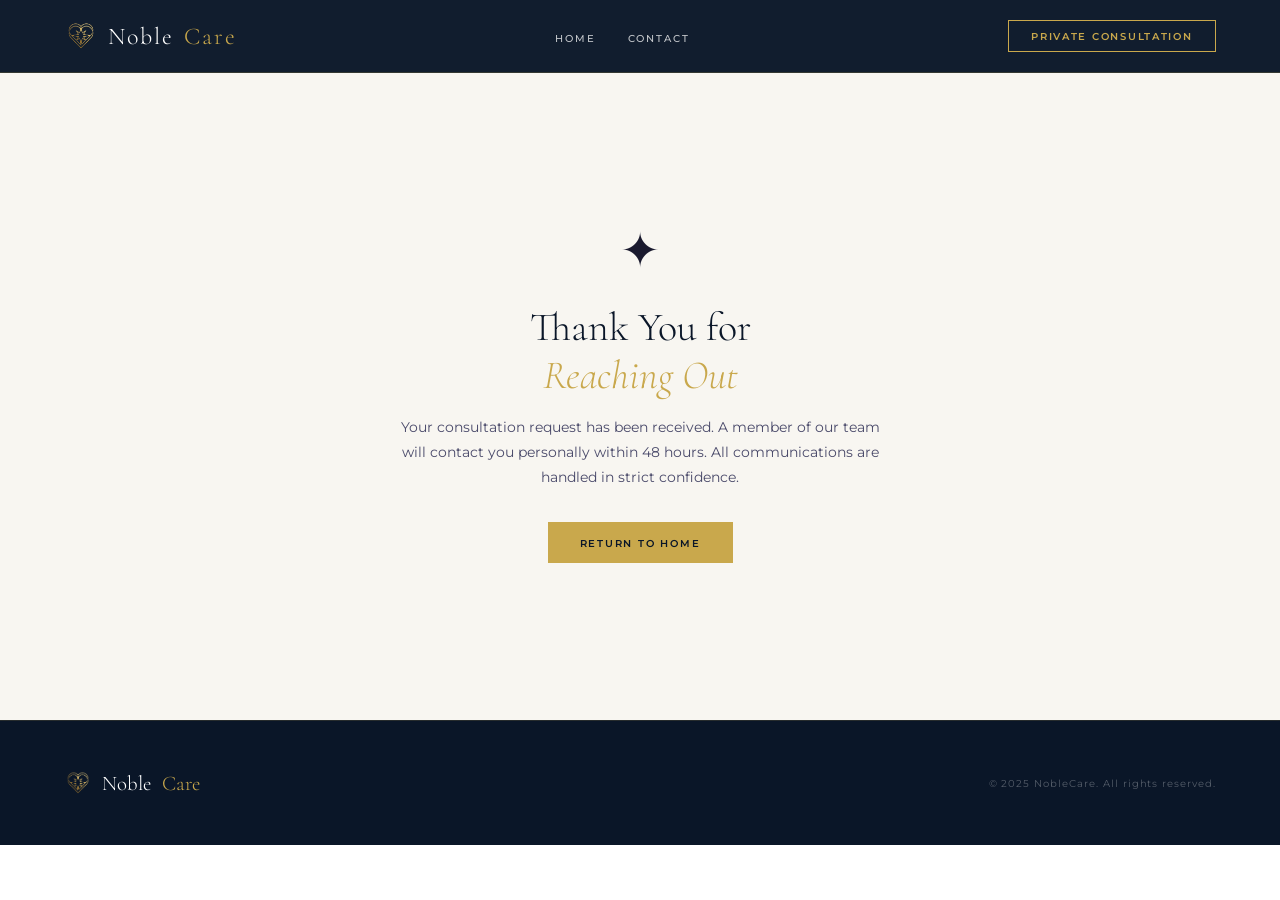
<file: thanks.html>
<!DOCTYPE html>
<html lang="en">
<head>
<meta charset="UTF-8">
<meta name="viewport" content="width=device-width, initial-scale=1.0">
<title>Thank You — NobleCare</title>
<link rel="preconnect" href="https://fonts.googleapis.com">
<link href="https://fonts.googleapis.com/css2?family=Cormorant+Garamond:ital,wght@0,300;0,400;0,500;1,300;1,400&family=Montserrat:wght@300;400;500;600&display=swap" rel="stylesheet">
<link rel="stylesheet" href="style.css">
<style>
  .thanks-wrap { min-height: 80vh; display: flex; align-items: center; justify-content: center; text-align: center; padding: 8rem 2rem 4rem; background: var(--off-white); }
  .thanks-icon { font-size: 3rem; margin-bottom: 1.5rem; }
  .thanks-title { font-family: var(--serif); font-size: 2.5rem; font-weight: 300; color: var(--navy); margin-bottom: 1rem; }
  .thanks-title em { font-style: italic; color: var(--gold); }
  .thanks-text { font-size: 0.85rem; color: var(--text-mid); line-height: 1.85; max-width: 480px; margin: 0 auto 2rem; }
</style>
</head>
<body>
<nav>
  <a href="index.html" class="nav-logo"><img src="logo.png" alt="NobleCare">Noble<span>Care</span></a>
  <ul class="nav-links">
    <li><a href="index.html">Home</a></li>
    <li><a href="contact.html">Contact</a></li>
  </ul>
  <a href="contact.html" class="nav-cta">Private Consultation</a>
</nav>
<div class="thanks-wrap">
  <div>
    <div class="thanks-icon">✦</div>
    <h1 class="thanks-title">Thank You for<br><em>Reaching Out</em></h1>
    <p class="thanks-text">Your consultation request has been received. A member of our team will contact you personally within 48 hours. All communications are handled in strict confidence.</p>
    <a href="index.html" class="btn-primary">Return to Home</a>
  </div>
</div>
<footer>
  <div class="footer-inner">
    <a href="index.html" class="footer-logo"><img src="logo.png" alt="NobleCare">Noble<span>Care</span></a>
    <div class="footer-text">© 2025 NobleCare. All rights reserved.</div>
  </div>
</footer>
</body>
</html>
</file>
<file: style.css>
*, *::before, *::after { box-sizing: border-box; margin: 0; padding: 0; }

:root {
  --navy: #0a1628;
  --navy-mid: #122040;
  --navy-light: #1e3a5f;
  --gold: #c9a84c;
  --gold-light: #e2c97e;
  --gold-pale: #f5edda;
  --white: #ffffff;
  --off-white: #f8f6f1;
  --text-dark: #1a1a2e;
  --text-mid: #4a4a6a;
  --text-light: #8a8aaa;
  --serif: 'Cormorant Garamond', Georgia, serif;
  --sans: 'Montserrat', sans-serif;
}

html { scroll-behavior: smooth; }
body { font-family: var(--sans); background: var(--white); color: var(--text-dark); overflow-x: hidden; }

/* ══════════════════════════════
   NAV
══════════════════════════════ */
nav {
  position: fixed; top: 0; left: 0; right: 0; z-index: 1000;
  display: flex; align-items: center; justify-content: space-between;
  padding: 1.2rem 4rem;
  background: rgba(10,22,40,0.97);
  backdrop-filter: blur(12px);
  border-bottom: 1px solid rgba(201,168,76,0.2);
  transition: padding 0.3s;
}
.nav-logo {
  display: flex; align-items: center; gap: 0.65rem;
  font-family: var(--serif); font-size: 1.5rem; font-weight: 300; color: var(--white);
  letter-spacing: 0.08em; text-decoration: none; flex-shrink: 0;
}
.nav-logo img { height: 34px; width: auto; }
.nav-logo span { color: var(--gold); }
.nav-links { display: flex; gap: 2rem; list-style: none; }
.nav-links a {
  font-size: 0.65rem; font-weight: 500; letter-spacing: 0.18em;
  text-transform: uppercase; color: rgba(255,255,255,0.75);
  text-decoration: none; transition: color 0.3s;
  padding-bottom: 0.2rem; border-bottom: 1px solid transparent;
}
.nav-links a:hover, .nav-links a.active { color: var(--gold); border-bottom-color: var(--gold); }
.nav-cta {
  font-size: 0.6rem; font-weight: 600; letter-spacing: 0.18em; text-transform: uppercase;
  padding: 0.6rem 1.4rem; border: 1px solid var(--gold); color: var(--gold);
  background: transparent; cursor: pointer; text-decoration: none;
  transition: all 0.3s; white-space: nowrap;
}
.nav-cta:hover { background: var(--gold); color: var(--navy); }

/* Hamburger */
.menu-toggle {
  display: none; flex-direction: column; justify-content: center;
  gap: 5px; background: none; border: none; cursor: pointer;
  padding: 8px; z-index: 1200;
  -webkit-tap-highlight-color: transparent;
  touch-action: manipulation;
}
.menu-toggle span {
  display: block; width: 24px; height: 2px; background: var(--white);
  transition: all 0.35s ease; transform-origin: center;
  border-radius: 2px;
}
.menu-toggle.open span:nth-child(1) { transform: translateY(7px) rotate(45deg); }
.menu-toggle.open span:nth-child(2) { opacity: 0; transform: scaleX(0); }
.menu-toggle.open span:nth-child(3) { transform: translateY(-7px) rotate(-45deg); }

/* Mobile nav drawer */
/* Mobile nav — display/opacity controlled 100% by JS */
.mobile-nav {
  position: fixed; top: 0; left: 0; right: 0; bottom: 0;
  background: var(--navy);
  z-index: 1100;
  flex-direction: column; align-items: center; justify-content: center;
  gap: 1.8rem; padding: 2rem;
  display: none; opacity: 0;
}
.mobile-nav a {
  font-family: var(--serif); font-size: 2rem; font-weight: 300; color: var(--white);
  text-decoration: none; letter-spacing: 0.05em; transition: color 0.25s;
  -webkit-tap-highlight-color: transparent;
}
.mobile-nav a:hover, .mobile-nav a.active { color: var(--gold); }
.mobile-nav .mobile-cta {
  margin-top: 1rem; font-family: var(--sans); font-size: 0.65rem; font-weight: 600;
  letter-spacing: 0.2em; text-transform: uppercase; padding: 0.9rem 2.5rem;
  border: 1px solid var(--gold); color: var(--gold); text-decoration: none;
  -webkit-tap-highlight-color: transparent;
}

/* ══════════════════════════════
   PAGE HEADER
══════════════════════════════ */
.page-header {
  min-height: 40vh; background: var(--navy);
  display: flex; align-items: flex-end;
  padding: 8rem 4rem 4rem;
  position: relative; overflow: hidden;
}
.page-header-bg {
  position: absolute; inset: 0;
  background: radial-gradient(ellipse 80% 60% at 30% 50%, rgba(30,58,95,0.6) 0%, transparent 70%);
}
.page-header-grid {
  position: absolute; inset: 0; opacity: 0.03;
  background-image: linear-gradient(rgba(201,168,76,1) 1px, transparent 1px),
                    linear-gradient(90deg, rgba(201,168,76,1) 1px, transparent 1px);
  background-size: 60px 60px;
}
.page-header-content { position: relative; z-index: 2; max-width: 1200px; margin: 0 auto; width: 100%; }
.page-header .eyebrow {
  font-size: 0.6rem; font-weight: 600; letter-spacing: 0.3em; text-transform: uppercase;
  color: var(--gold); margin-bottom: 1rem; display: flex; align-items: center; gap: 1rem;
}
.page-header .eyebrow::before { content: ''; width: 24px; height: 1px; background: var(--gold); }
.page-header h1 {
  font-family: var(--serif); font-size: clamp(2rem, 5vw, 3.8rem); font-weight: 300;
  color: var(--white); line-height: 1.15;
}
.page-header h1 em { font-style: italic; color: var(--gold-light); }

/* ══════════════════════════════
   MARQUEE
══════════════════════════════ */
.marquee-bar { background: var(--gold); padding: 0.65rem 0; overflow: hidden; white-space: nowrap; }
.marquee-track { display: inline-flex; animation: marquee 25s linear infinite; }
.marquee-track span { font-size: 0.58rem; font-weight: 600; letter-spacing: 0.22em; text-transform: uppercase; color: var(--navy); padding: 0 1.5rem; }
@keyframes marquee { from { transform: translateX(0); } to { transform: translateX(-50%); } }

/* ══════════════════════════════
   COMMON
══════════════════════════════ */
section { padding: 5rem 4rem; }
.container { max-width: 1200px; margin: 0 auto; }
.section-tag { font-size: 0.6rem; font-weight: 600; letter-spacing: 0.28em; text-transform: uppercase; color: var(--gold); margin-bottom: 1rem; }
.section-title { font-family: var(--serif); font-size: clamp(1.8rem, 3.5vw, 3rem); font-weight: 300; line-height: 1.2; color: var(--navy); margin-bottom: 1.2rem; }
.section-title em { font-style: italic; }
.section-sub { font-size: 0.82rem; font-weight: 300; line-height: 1.8; color: var(--text-mid); max-width: 560px; }
.btn-primary {
  font-family: var(--sans); font-size: 0.62rem; font-weight: 600; letter-spacing: 0.18em;
  text-transform: uppercase; padding: 0.9rem 2rem; background: var(--gold);
  color: var(--navy); border: none; cursor: pointer; text-decoration: none; display: inline-block;
  transition: all 0.3s;
}
.btn-primary:hover { background: var(--gold-light); transform: translateY(-1px); }
.btn-outline {
  font-size: 0.62rem; font-weight: 600; letter-spacing: 0.18em; text-transform: uppercase;
  padding: 0.9rem 2rem; border: 1px solid var(--navy); color: var(--navy);
  text-decoration: none; display: inline-block; transition: all 0.3s;
}
.btn-outline:hover { background: var(--navy); color: var(--white); }

/* ══════════════════════════════
   FOOTER
══════════════════════════════ */
footer { background: var(--navy); padding: 3rem 4rem; border-top: 1px solid rgba(201,168,76,0.15); }
.footer-inner { max-width: 1200px; margin: 0 auto; display: flex; justify-content: space-between; align-items: center; flex-wrap: wrap; gap: 1.5rem; }
.footer-logo { display: flex; align-items: center; gap: 0.65rem; font-family: var(--serif); font-size: 1.3rem; font-weight: 300; color: var(--white); text-decoration: none; }
.footer-logo img { height: 28px; width: auto; }
.footer-logo span { color: var(--gold); }
.footer-text { font-size: 0.6rem; color: rgba(255,255,255,0.3); letter-spacing: 0.1em; }
.footer-links { display: flex; gap: 1.5rem; flex-wrap: wrap; }
.footer-links a { font-size: 0.6rem; font-weight: 500; letter-spacing: 0.12em; text-transform: uppercase; color: rgba(255,255,255,0.4); text-decoration: none; transition: color 0.3s; }
.footer-links a:hover { color: var(--gold); }

/* ══════════════════════════════
   FADE ANIMATION
══════════════════════════════ */
.fade-up { opacity: 0; transform: translateY(20px); transition: opacity 0.7s ease, transform 0.7s ease; }
.fade-up.visible { opacity: 1; transform: translateY(0); }

/* ══════════════════════════════
   TABLET — max 1024px
══════════════════════════════ */
@media (max-width: 1024px) {
  nav { padding: 1rem 1.5rem; }
  .nav-links, .nav-cta { display: none; }
  .menu-toggle { display: flex; }
  section { padding: 4rem 2rem; }
  .page-header { padding: 6rem 2rem 3rem; min-height: 35vh; }
  footer { padding: 2.5rem 2rem; }
}

/* ══════════════════════════════
   MOBILE — max 640px
══════════════════════════════ */
@media (max-width: 640px) {
  nav { padding: 0.9rem 1.2rem; }
  .nav-logo { font-size: 1.3rem; }
  .nav-logo img { height: 28px; }
  section { padding: 3rem 1.2rem; }
  .page-header { padding: 5.5rem 1.2rem 2.5rem; min-height: 30vh; }
  .section-title { font-size: clamp(1.6rem, 7vw, 2.2rem); }
  .btn-primary, .btn-outline { width: 100%; text-align: center; padding: 1rem; }
  .footer-inner { flex-direction: column; text-align: center; gap: 1.5rem; }
  .footer-links { justify-content: center; gap: 1rem; }
  footer { padding: 2rem 1.2rem; }
  .marquee-track span { padding: 0 1rem; font-size: 0.55rem; }
}

/* ══════════════════════════════
   LANGUAGE SELECTOR
══════════════════════════════ */
.lang-selector {
  display: flex; align-items: center; gap: 2px;
  margin-left: 1rem;
}
.lang-btn {
  font-size: 0.55rem; font-weight: 600; letter-spacing: 0.1em;
  text-transform: uppercase; padding: 3px 6px;
  background: transparent; border: 1px solid rgba(255,255,255,0.15);
  color: rgba(255,255,255,0.45); cursor: pointer;
  transition: all 0.2s; font-family: var(--sans);
}
.lang-btn:hover { color: var(--gold); border-color: rgba(201,168,76,0.4); }
.lang-btn.active { color: var(--gold); border-color: var(--gold); background: rgba(201,168,76,0.08); }

@media (max-width: 1024px) {
  .lang-selector { margin-left: 0; }
  .lang-btn { font-size: 0.6rem; padding: 4px 8px; }
}
</file>
